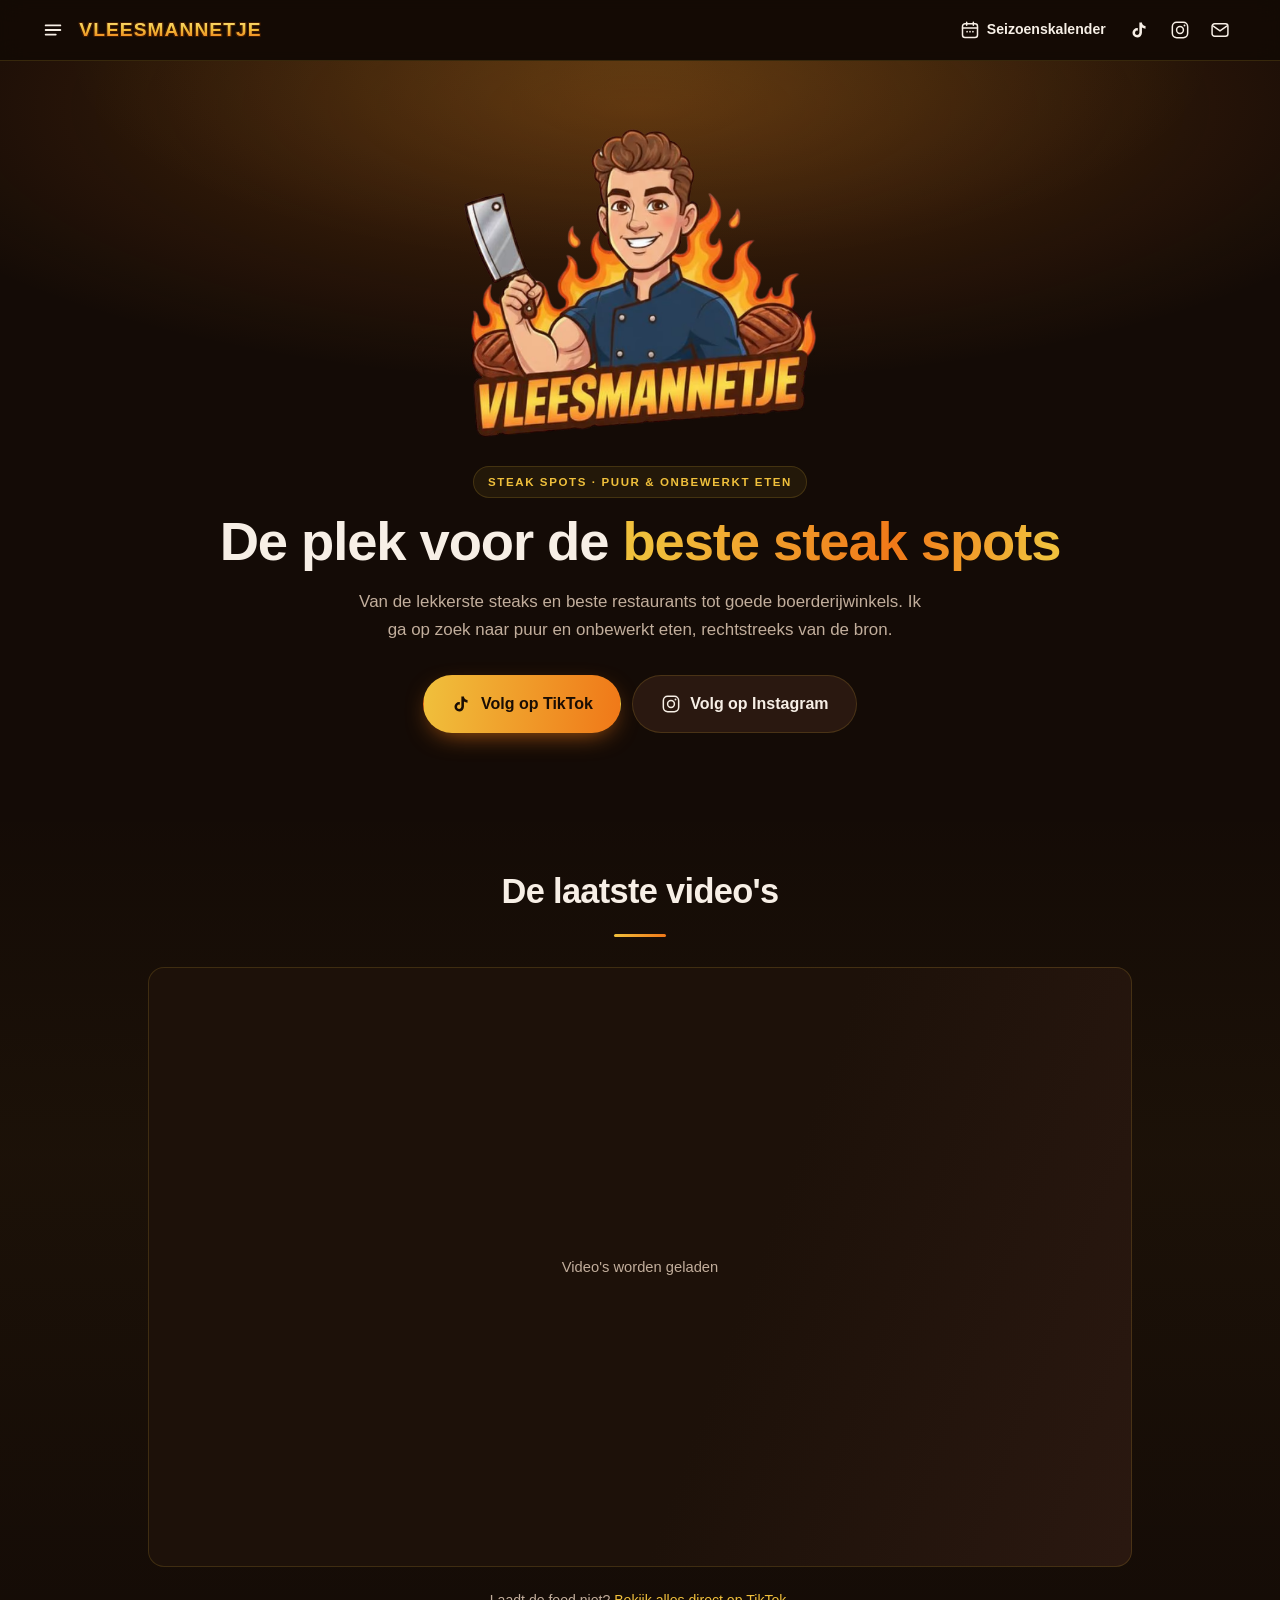
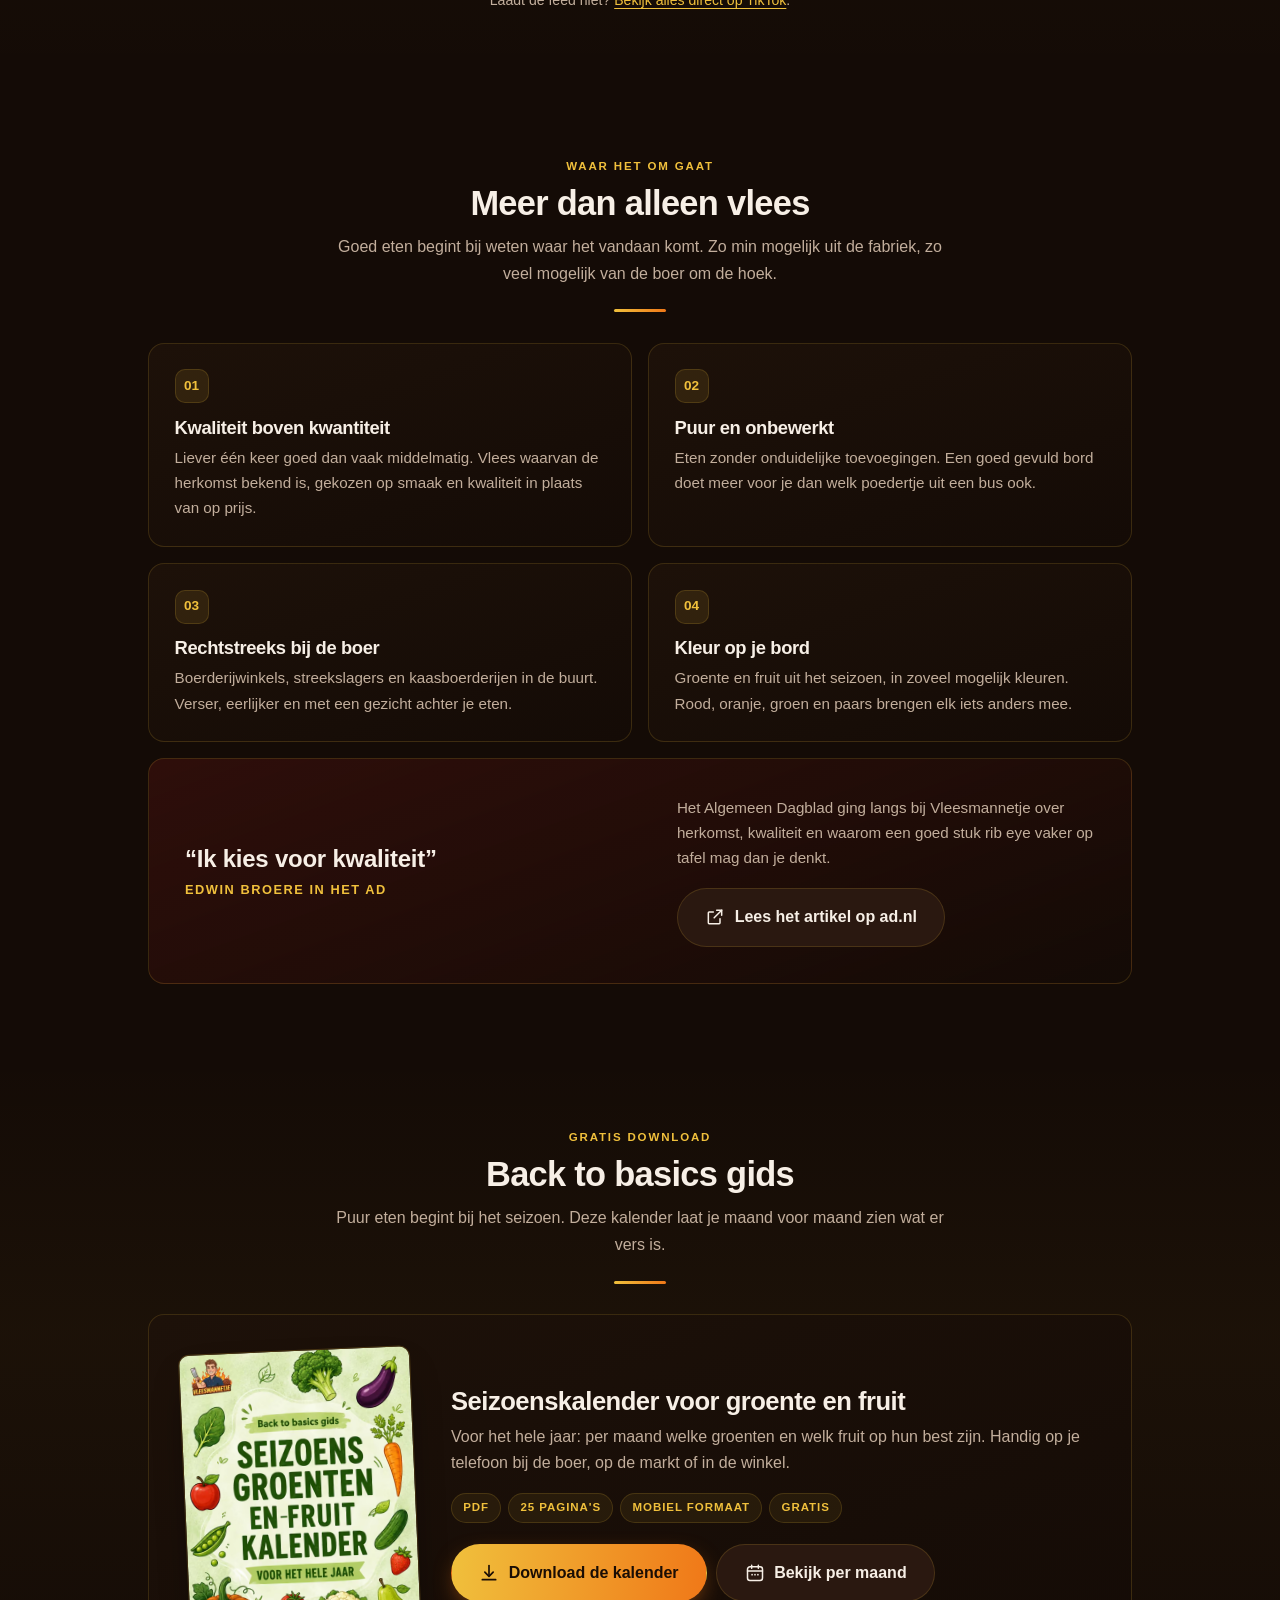
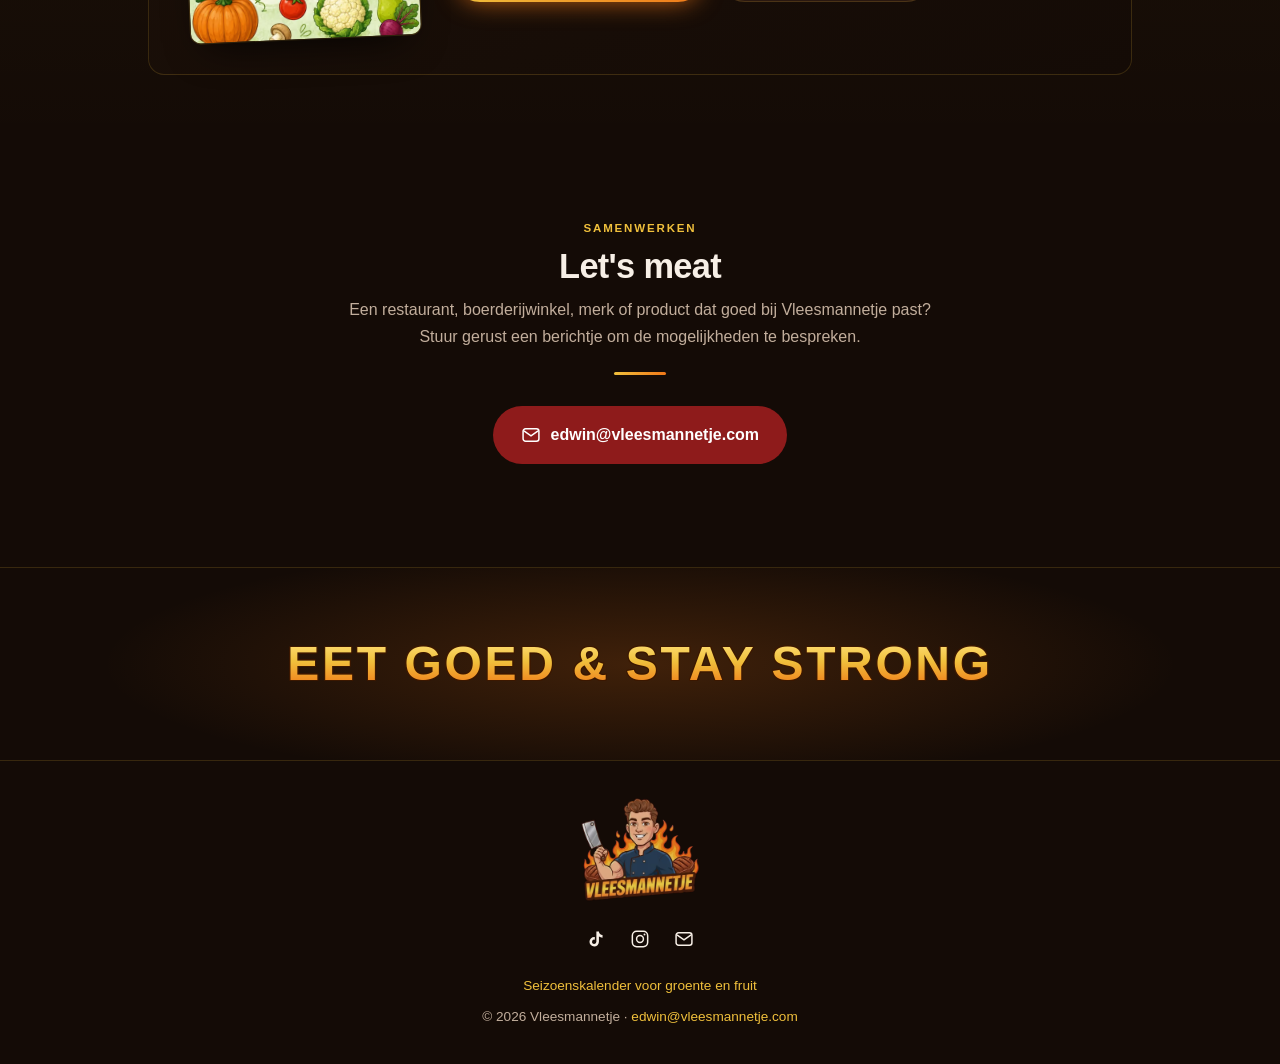
<file: index.html>
<!doctype html>
<html lang="nl">
<head>
<meta charset="utf-8">
<meta name="viewport" content="width=device-width, initial-scale=1">
<title>Vleesmannetje | De beste steak spots</title>
<meta name="description" content="Vleesmannetje: van de lekkerste steaks en beste restaurants tot goede boerderijwinkels. Op zoek naar puur en onbewerkt eten, rechtstreeks van de bron.">
<link rel="canonical" href="https://vleesmannetje.com/">
<meta name="theme-color" content="#140B06">
<meta name="color-scheme" content="dark">

<link rel="icon" href="/favicon.ico" sizes="any">
<link rel="icon" href="/assets/img/favicon-32.png" type="image/png" sizes="32x32">
<link rel="apple-touch-icon" href="/assets/img/apple-touch-icon.png">

<meta property="og:type" content="website">
<meta property="og:site_name" content="Vleesmannetje">
<meta property="og:locale" content="nl_NL">
<meta property="og:url" content="https://vleesmannetje.com/">
<meta property="og:title" content="Vleesmannetje | De beste steak spots">
<meta property="og:description" content="Van de lekkerste steaks en beste restaurants tot goede boerderijwinkels. Puur en onbewerkt eten, rechtstreeks van de bron.">
<meta property="og:image" content="https://vleesmannetje.com/assets/img/og.jpg">
<meta property="og:image:width" content="1200">
<meta property="og:image:height" content="630">
<meta property="og:image:alt" content="Vleesmannetje logo">
<meta name="twitter:card" content="summary_large_image">
<meta name="twitter:title" content="Vleesmannetje | De beste steak spots">
<meta name="twitter:description" content="Van de lekkerste steaks en beste restaurants tot goede boerderijwinkels. Puur en onbewerkt eten, rechtstreeks van de bron.">
<meta name="twitter:image" content="https://vleesmannetje.com/assets/img/og.jpg">

<link rel="preload" as="image" href="/assets/img/logo-600.avif" type="image/avif" fetchpriority="high" imagesrcset="/assets/img/logo-300.avif 300w, /assets/img/logo-600.avif 600w" imagesizes="(min-width:768px) 360px, 76vw">
<link rel="dns-prefetch" href="https://www.tiktok.com">

<style>
:root{
  --ink:#140b06; --ink-2:#1d1109; --ink-3:#2a1810;
  --line:rgba(240,192,60,.16);
  --flame:#f07818; --gold:#f0c03c; --gold-hi:#ffe07a;
  --wine:#8e1b1b; --wine-hi:#a82626;
  --cream:#f7efe6; --muted:#c2ae9c; --outline:#3c1800;
  --wrap:64rem; --wrap-breed:100rem; --r:16px;
}
*,*::before,*::after{box-sizing:border-box}
html{-webkit-text-size-adjust:100%;scroll-behavior:smooth}
@media (prefers-reduced-motion:reduce){html{scroll-behavior:auto}
  *,*::before,*::after{animation-duration:.01ms!important;animation-iteration-count:1!important;transition-duration:.01ms!important}}
body{
  margin:0;background:var(--ink);color:var(--cream);
  font:400 1rem/1.65 -apple-system,BlinkMacSystemFont,"Segoe UI",Roboto,Helvetica,Arial,sans-serif;
  -webkit-font-smoothing:antialiased;overflow-x:hidden;
}
img{max-width:100%;height:auto;display:block}
a{color:inherit;text-decoration:none}
h1,h2,h3{margin:0;line-height:1.1;letter-spacing:-.02em;font-weight:800}
p{margin:0}
:focus-visible{outline:2px solid var(--gold);outline-offset:3px;border-radius:4px}
.wrap{width:100%;max-width:var(--wrap);margin:0 auto;padding:0 1.25rem}
.wrap--breed{max-width:var(--wrap-breed)}
.skip{position:absolute;left:-999px;top:0;z-index:99;background:var(--gold);color:var(--ink);padding:.6rem 1rem;font-weight:700}
.skip:focus{left:.5rem;top:.5rem}

/* wordmark in de stijl van het logo: gouden verloop met donkere contour */
.wordmark{
  font-weight:900;text-transform:uppercase;letter-spacing:.055em;line-height:1;
  background:linear-gradient(180deg,var(--gold-hi) 0%,var(--gold) 44%,var(--flame) 100%);
  -webkit-background-clip:text;background-clip:text;color:transparent;
  filter:
    drop-shadow(0 1px 0 var(--outline)) drop-shadow(0 -1px 0 var(--outline))
    drop-shadow(1px 0 0 var(--outline)) drop-shadow(-1px 0 0 var(--outline));
}

/* ---------- header ---------- */
.hdr{
  position:sticky;top:0;z-index:20;
  background:rgba(20,11,6,.82);backdrop-filter:saturate(140%) blur(12px);
  -webkit-backdrop-filter:saturate(140%) blur(12px);
  border-bottom:1px solid var(--line);
}
.hdr .wrap{display:flex;align-items:center;justify-content:space-between;gap:.75rem;min-height:60px}
.hdr__logo{font-size:1.05rem;white-space:nowrap;min-width:0}
.hdr__nav{display:flex;align-items:center;gap:.15rem;flex:none}
.ico,.navlink{
  display:grid;place-items:center;width:38px;height:38px;border-radius:11px;
  color:var(--cream);border:1px solid transparent;transition:color .18s,background .18s,border-color .18s,transform .18s;
}
.ico:hover,.ico:focus-visible,.navlink:hover,.navlink:focus-visible{color:var(--gold);background:var(--ink-3);border-color:var(--line)}
.ico:hover,.ico:focus-visible{transform:translateY(-1px)}
.ico svg,.navlink svg{width:20px;height:20px}
.navlink span{position:absolute;width:1px;height:1px;overflow:hidden;clip:rect(0 0 0 0);white-space:nowrap}

/* ---------- uitschuifmenu ---------- */
.hdr__start{display:flex;align-items:center;gap:.4rem;min-width:0}
.menuknop,.lade__sluit{
  display:grid;place-items:center;flex:none;width:40px;height:40px;border-radius:11px;
  color:var(--cream);border:1px solid transparent;transition:color .18s,background .18s,border-color .18s;
}
.menuknop{margin-left:-.5rem}
.menuknop:hover,.menuknop:focus-visible,.lade__sluit:hover,.lade__sluit:focus-visible{color:var(--gold);background:var(--ink-3);border-color:var(--line)}
.menuknop svg,.lade__sluit svg{width:22px;height:22px}
.lade{position:fixed;inset:0;z-index:40;visibility:hidden;transition:visibility 0s .3s}
.lade:target,.lade.is-open{visibility:visible;transition:none}
.lade__achter{position:absolute;inset:0;background:rgba(8,4,2,.62);opacity:0;transition:opacity .3s}
.lade:target .lade__achter,.lade.is-open .lade__achter{opacity:1}
.lade__paneel{
  position:relative;display:flex;flex-direction:column;width:min(21rem,86vw);height:100%;overflow-y:auto;
  padding:.6rem 1rem 1.5rem;background:var(--ink-2);border-right:1px solid var(--line);
  box-shadow:24px 0 60px -30px rgba(0,0,0,.95);transform:translateX(-102%);transition:transform .3s cubic-bezier(.2,.8,.2,1);
}
.lade:target .lade__paneel,.lade.is-open .lade__paneel{transform:none}
.lade__kop{display:flex;align-items:center;justify-content:space-between;gap:.75rem;min-height:48px;margin-bottom:.9rem;padding-left:.75rem}
.lade__merk{font-size:1rem}
.lade__groep{margin:1.3rem 0 .35rem;padding:0 .75rem;color:var(--gold);font-size:.72rem;font-weight:700;letter-spacing:.16em;text-transform:uppercase}
.lade__lijst{list-style:none;margin:0;padding:0;display:grid;gap:.15rem}
.lade__lijst a{
  display:flex;align-items:center;gap:.8rem;padding:.72rem .75rem;border-radius:12px;font-weight:700;font-size:1.02rem;line-height:1.25;
  border:1px solid transparent;transition:background .18s,border-color .18s,color .18s;
}
.lade__lijst a:hover,.lade__lijst a:focus-visible{background:var(--ink-3);border-color:var(--line);color:var(--gold)}
.lade__lijst a[aria-current]{background:rgba(240,192,60,.07);border-color:var(--line)}
.lade__lijst svg{width:20px;height:20px;flex:none;color:var(--gold)}
.lade__lijst small{display:block;margin-top:.15rem;color:var(--muted);font-size:.8rem;font-weight:500}
.lade__sociaal{display:flex;gap:.35rem;margin-top:auto;padding:1.25rem .4rem 0;border-top:1px solid var(--line)}
html.lade-open{overflow:hidden}
/* smalle schermen: kalender en mail staan in het menu, zo past het woordmerk naast de menuknop */
@media (max-width:29.99rem){.hdr__nav .navlink,.hdr__mail{display:none}}
@media (max-width:22.5rem){.hdr__logo{font-size:.94rem}}

/* ---------- hero ---------- */
.hero{position:relative;padding:2.75rem 0 3rem;text-align:center;overflow:hidden}
.hero::before{
  content:"";position:absolute;inset:-25% -30% auto;height:120%;pointer-events:none;
  background:
    radial-gradient(58% 46% at 50% 26%,rgba(240,120,24,.26),transparent 68%),
    radial-gradient(40% 34% at 50% 20%,rgba(240,192,60,.16),transparent 70%);
}
.hero .wrap{position:relative}
.hero__logo{margin:0 auto;width:min(76vw,300px)}
.eyebrow{
  display:inline-block;margin:1.6rem 0 .9rem;padding:.34rem .85rem;border-radius:999px;
  border:1px solid var(--line);background:rgba(240,192,60,.07);
  color:var(--gold);font-size:.72rem;font-weight:700;letter-spacing:.14em;text-transform:uppercase;
}
h1{font-size:clamp(1.95rem,7.4vw,3.4rem)}
h1 .flame{
  background:linear-gradient(100deg,var(--gold) 8%,var(--flame) 62%,var(--gold) 96%);
  -webkit-background-clip:text;background-clip:text;color:transparent;
}
.lede{margin:1rem auto 0;max-width:36rem;color:var(--muted);font-size:1.06rem}

/* ---------- knoppen ---------- */
.cta{display:flex;flex-direction:column;gap:.7rem;margin:1.9rem auto 0;max-width:23rem}
.btn{
  display:flex;align-items:center;justify-content:center;gap:.6rem;
  padding:.95rem 1.4rem;border-radius:999px;font-weight:700;font-size:1rem;
  border:1px solid transparent;transition:transform .18s,box-shadow .18s,background .18s,border-color .18s;
}
.btn svg{width:20px;height:20px;flex:none}
.btn:hover,.btn:focus-visible{transform:translateY(-2px)}
.btn--tt{
  background:linear-gradient(96deg,var(--gold),var(--flame));color:#1a0d04;
  box-shadow:0 8px 26px -10px rgba(240,120,24,.85);
}
.btn--tt:hover,.btn--tt:focus-visible{box-shadow:0 12px 32px -10px rgba(240,120,24,1)}
.btn--ig{background:var(--ink-3);color:var(--cream);border-color:var(--line)}
.btn--ig:hover,.btn--ig:focus-visible{border-color:var(--gold);color:var(--gold)}
.btn--wine{background:var(--wine);color:#fff}
.btn--wine:hover,.btn--wine:focus-visible{background:var(--wine-hi)}

/* ---------- secties ---------- */
section[id]{scroll-margin-top:72px}
.sect{padding:3.25rem 0}
.sect--alt{background:linear-gradient(180deg,transparent,rgba(240,192,60,.035) 40%,transparent)}
.sect__head{text-align:center;max-width:38rem;margin:0 auto 1.9rem}
.kicker{
  display:block;color:var(--gold);font-size:.72rem;font-weight:700;
  letter-spacing:.16em;text-transform:uppercase;margin-bottom:.6rem;
}
h2{font-size:clamp(1.5rem,4.6vw,2.15rem)}
.sect__head p{margin-top:.7rem;color:var(--muted)}
.rule{width:52px;height:3px;margin:1.4rem auto 0;border-radius:3px;background:linear-gradient(90deg,var(--gold),var(--flame))}

/* ---------- tiktok feed ---------- */
.feed{position:relative;display:flex;justify-content:center;align-items:flex-start}
.feed:not(.is-ready){min-height:430px}
.feed.is-ready{min-height:0}
.feed blockquote{margin:0!important;width:100%;max-width:780px}
.feed__skel{
  position:absolute;inset:0;display:grid;place-items:center;
  border-radius:var(--r);border:1px solid var(--line);
  background:linear-gradient(110deg,var(--ink-2) 30%,var(--ink-3) 50%,var(--ink-2) 70%);
  background-size:220% 100%;animation:sheen 2.1s linear infinite;
  color:var(--muted);font-size:.92rem;text-align:center;padding:1.5rem;
}
@keyframes sheen{from{background-position:180% 0}to{background-position:-80% 0}}
.feed.is-ready .feed__skel{display:none}
.feed__note{margin-top:1.4rem;text-align:center;color:var(--muted);font-size:.88rem}
.feed__note a{color:var(--gold);text-decoration:underline;text-underline-offset:3px}

/* ---------- kaarten ---------- */
.cards{display:grid;gap:1rem}
.card{
  border:1px solid var(--line);border-radius:var(--r);padding:1.6rem;
  background:linear-gradient(160deg,var(--ink-2),var(--ink));
  transition:border-color .2s,transform .2s;
}
.card:hover{border-color:rgba(240,192,60,.4);transform:translateY(-3px)}
.card h3{font-size:1.15rem;margin-bottom:.45rem}
.card p{color:var(--muted);font-size:.95rem}
.card .btn{margin-top:1.2rem}
.card__nr{
  display:grid;place-items:center;width:34px;height:34px;border-radius:10px;margin-bottom:.9rem;
  background:rgba(240,192,60,.1);border:1px solid var(--line);
  color:var(--gold);font-weight:800;font-size:.85rem;
}

/* ---------- pers ---------- */
.pers{
  margin-top:1rem;border:1px solid var(--line);border-radius:var(--r);
  padding:1.6rem;background:linear-gradient(160deg,rgba(142,27,27,.22),var(--ink));
  display:grid;gap:1.1rem;align-items:center;
}
.pers blockquote{
  margin:0;font-size:clamp(1.15rem,3.6vw,1.5rem);font-weight:800;line-height:1.25;
  letter-spacing:-.01em;color:var(--cream);
}
.pers .q::before{content:"\201C"}
.pers .q::after{content:"\201D"}
.pers cite{display:block;margin-top:.55rem;font-style:normal;color:var(--gold);font-size:.8rem;
  font-weight:700;letter-spacing:.12em;text-transform:uppercase}
.pers p{color:var(--muted);font-size:.95rem}
.pers .btn{margin-top:1.1rem;display:inline-flex}

/* ---------- gids ---------- */
.gids{
  display:grid;gap:1.5rem;align-items:center;
  border:1px solid var(--line);border-radius:var(--r);padding:1.5rem;
  background:linear-gradient(160deg,var(--ink-2),var(--ink));
}
.gids__cover{
  justify-self:center;width:min(62vw,220px);border-radius:10px;
  box-shadow:0 18px 40px -18px rgba(0,0,0,.9),0 0 0 1px rgba(240,192,60,.22);
  transform:rotate(-2.5deg);transition:transform .25s;
}
.gids:hover .gids__cover{transform:rotate(0) translateY(-3px)}
.gids h3{font-size:clamp(1.25rem,4vw,1.6rem);margin-bottom:.55rem}
.gids p{color:var(--muted)}
.gids__meta{display:flex;flex-wrap:wrap;gap:.45rem;margin:1rem 0 0;list-style:none;padding:0}
.gids__meta li{
  padding:.28rem .7rem;border-radius:999px;border:1px solid var(--line);
  background:rgba(240,192,60,.07);color:var(--gold);font-size:.72rem;font-weight:700;
  letter-spacing:.08em;text-transform:uppercase;
}
.gids .btn{margin-top:1.3rem;display:inline-flex}
.gids__knoppen{display:flex;flex-wrap:wrap;gap:.6rem;margin-top:1.3rem}
.gids__knoppen .btn{margin-top:0}

/* ---------- afsluiter ---------- */
.signoff{
  position:relative;text-align:center;padding:3.5rem 0;overflow:hidden;
  border-top:1px solid var(--line);border-bottom:1px solid var(--line);
}
.signoff::before{
  content:"";position:absolute;inset:0;pointer-events:none;
  background:radial-gradient(60% 90% at 50% 50%,rgba(240,120,24,.2),transparent 70%);
}
.signoff p{position:relative;font-size:clamp(1.45rem,6.4vw,3rem)}
.signoff .wrap{position:relative}

/* ---------- footer ---------- */
.ftr{padding:2.25rem 0;text-align:center;color:var(--muted);font-size:.85rem}
.ftr__logo{width:120px;margin:0 auto 1.1rem;opacity:.9}
.ftr__nav{display:flex;justify-content:center;gap:.35rem;margin-bottom:1.1rem}
.ftr a.txt{color:var(--gold)}
.ftr__links{margin-bottom:.5rem}

@media (min-width:40rem){
  .navlink{display:flex;gap:.45rem;width:auto;padding:0 .7rem;font-size:.88rem;font-weight:700}
  .navlink span{position:static;width:auto;height:auto;overflow:visible;clip:auto}
}

@media (min-width:48rem){
  .hdr__logo{font-size:1.2rem}
  .wrap--breed{padding:0 clamp(1.5rem,3.2vw,3rem)}
  .hero{padding:4rem 0 4.25rem}
  .hero__logo{width:360px}
  .cta{flex-direction:row;justify-content:center;max-width:none}
  .btn{padding:.95rem 1.7rem}
  .sect{padding:4.5rem 0}
  .cards{grid-template-columns:1fr 1fr}
  .feed:not(.is-ready){min-height:600px}
  .pers{grid-template-columns:1.1fr 1fr;gap:2rem;padding:2.25rem}
  .gids{grid-template-columns:230px 1fr;gap:2.25rem;padding:2.25rem}
  .gids__cover{width:230px}
  .signoff{padding:4.5rem 0}
}
</style>
</head>
<body>
<a class="skip" href="#main">Naar de inhoud</a>

<header class="hdr">
  <div class="wrap wrap--breed">
    <div class="hdr__start">
      <a class="menuknop" href="#menu" aria-controls="menu" aria-label="Menu openen">
        <svg viewBox="0 0 24 24" fill="none" stroke="currentColor" stroke-width="2" stroke-linecap="round" aria-hidden="true"><path d="M4 7h16M4 12h16M4 17h11"/></svg>
      </a>
      <a class="hdr__logo wordmark" href="/">Vleesmannetje</a>
    </div>
    <nav class="hdr__nav" aria-label="Snelmenu">
      <a class="navlink" href="/seizoenskalender/">
        <svg viewBox="0 0 24 24" fill="none" stroke="currentColor" stroke-width="1.8" stroke-linecap="round" aria-hidden="true"><rect x="3" y="4.5" width="18" height="16.5" rx="3"/><path d="M3 9.5h18M8 2.8v3.4M16 2.8v3.4"/><circle cx="8.5" cy="14" r="1" fill="currentColor" stroke="none"/><circle cx="12" cy="14" r="1" fill="currentColor" stroke="none"/><circle cx="15.5" cy="14" r="1" fill="currentColor" stroke="none"/></svg><span>Seizoenskalender</span>
      </a>
      <a class="ico" href="https://www.tiktok.com/@vleesmannetje" target="_blank" rel="me noopener" aria-label="Vleesmannetje op TikTok">
        <svg viewBox="0 0 24 24" fill="currentColor" aria-hidden="true"><path d="M16.6 5.82A4.28 4.28 0 0 1 15.54 3h-3.09v12.4a2.59 2.59 0 0 1-2.59 2.5 2.59 2.59 0 1 1 .72-5.08v-3.13a5.7 5.7 0 0 0-.72-.05A5.69 5.69 0 1 0 15.54 15.4V9.01a7.35 7.35 0 0 0 4.3 1.38V7.3a4.29 4.29 0 0 1-3.24-1.48Z"/></svg>
      </a>
      <a class="ico" href="https://www.instagram.com/vleesmannetje/" target="_blank" rel="me noopener" aria-label="Vleesmannetje op Instagram">
        <svg viewBox="0 0 24 24" fill="none" stroke="currentColor" stroke-width="1.8" aria-hidden="true"><rect x="2.8" y="2.8" width="18.4" height="18.4" rx="5.2"/><circle cx="12" cy="12" r="4.1"/><circle cx="17.4" cy="6.6" r="1.15" fill="currentColor" stroke="none"/></svg>
      </a>
      <a class="ico hdr__mail" href="mailto:edwin@vleesmannetje.com" aria-label="Mail Vleesmannetje">
        <svg viewBox="0 0 24 24" fill="none" stroke="currentColor" stroke-width="1.8" aria-hidden="true"><rect x="2.5" y="4.5" width="19" height="15" rx="3"/><path d="m3.5 7 8.5 6 8.5-6"/></svg>
      </a>
    </nav>
  </div>
</header>

<div class="lade" id="menu">
  <a class="lade__achter" href="#" tabindex="-1" aria-hidden="true" data-sluit></a>
  <div class="lade__paneel" role="dialog" aria-modal="true" aria-label="Menu">
    <div class="lade__kop">
      <span class="lade__merk wordmark">Vleesmannetje</span>
      <a class="lade__sluit" href="#" aria-label="Menu sluiten" data-sluit><svg viewBox="0 0 24 24" fill="none" stroke="currentColor" stroke-width="2" stroke-linecap="round" aria-hidden="true"><path d="M6 6l12 12M18 6 6 18"/></svg></a>
    </div>
    <nav aria-label="Hoofdmenu">
      <ul class="lade__lijst" role="list">
        <li><a href="/" aria-current="page"><svg viewBox="0 0 24 24" fill="none" stroke="currentColor" stroke-width="1.8" stroke-linecap="round" stroke-linejoin="round" aria-hidden="true"><path d="M4 10.5 12 4l8 6.5V19a1 1 0 0 1-1 1h-4.5v-5.5h-5V20H5a1 1 0 0 1-1-1z"/></svg>Home</a></li>
        <li><a href="/#verhaal"><svg viewBox="0 0 24 24" fill="none" stroke="currentColor" stroke-width="1.8" stroke-linecap="round" aria-hidden="true"><circle cx="12" cy="8.2" r="3.7"/><path d="M4.8 20c.9-3.6 3.7-5.6 7.2-5.6s6.3 2 7.2 5.6"/></svg>Over mij</a></li>
      </ul>
      <p class="lade__groep">Inspiratie</p>
      <ul class="lade__lijst" role="list">
        <li><a href="/seizoenskalender/"><svg viewBox="0 0 24 24" fill="none" stroke="currentColor" stroke-width="1.8" stroke-linecap="round" stroke-linejoin="round" aria-hidden="true"><path d="M5 19c0-8.5 5.5-14 15-14 0 9.5-5.5 15-14 15"/><path d="M5 19 13 11"/></svg><span>Seizoensgroenten<small>Groente en fruit per maand</small></span></a></li>
      </ul>
      <p class="lade__groep">Contact</p>
      <ul class="lade__lijst" role="list">
        <li><a href="/#contact"><svg viewBox="0 0 24 24" fill="none" stroke="currentColor" stroke-width="1.8" aria-hidden="true"><rect x="2.5" y="4.5" width="19" height="15" rx="3"/><path d="m3.5 7 8.5 6 8.5-6"/></svg>Samenwerken</a></li>
      </ul>
    </nav>
    <div class="lade__sociaal">
      <a class="ico" href="https://www.tiktok.com/@vleesmannetje" target="_blank" rel="me noopener" aria-label="Vleesmannetje op TikTok"><svg viewBox="0 0 24 24" fill="currentColor" aria-hidden="true"><path d="M16.6 5.82A4.28 4.28 0 0 1 15.54 3h-3.09v12.4a2.59 2.59 0 0 1-2.59 2.5 2.59 2.59 0 1 1 .72-5.08v-3.13a5.7 5.7 0 0 0-.72-.05A5.69 5.69 0 1 0 15.54 15.4V9.01a7.35 7.35 0 0 0 4.3 1.38V7.3a4.29 4.29 0 0 1-3.24-1.48Z"/></svg></a>
      <a class="ico" href="https://www.instagram.com/vleesmannetje/" target="_blank" rel="me noopener" aria-label="Vleesmannetje op Instagram"><svg viewBox="0 0 24 24" fill="none" stroke="currentColor" stroke-width="1.8" aria-hidden="true"><rect x="2.8" y="2.8" width="18.4" height="18.4" rx="5.2"/><circle cx="12" cy="12" r="4.1"/><circle cx="17.4" cy="6.6" r="1.15" fill="currentColor" stroke="none"/></svg></a>
      <a class="ico" href="mailto:edwin@vleesmannetje.com" aria-label="Mail Vleesmannetje"><svg viewBox="0 0 24 24" fill="none" stroke="currentColor" stroke-width="1.8" aria-hidden="true"><rect x="2.5" y="4.5" width="19" height="15" rx="3"/><path d="m3.5 7 8.5 6 8.5-6"/></svg></a>
    </div>
  </div>
</div>

<main id="main">

  <section class="hero">
    <div class="wrap">
      <picture>
        <source type="image/avif" sizes="(min-width:768px) 360px, 76vw"
                srcset="/assets/img/logo-300.avif 300w, /assets/img/logo-600.avif 600w">
        <source type="image/webp" sizes="(min-width:768px) 360px, 76vw"
                srcset="/assets/img/logo-300.webp 300w, /assets/img/logo-600.webp 600w">
        <img class="hero__logo" src="/assets/img/logo-600.webp" width="600" height="526"
             alt="Vleesmannetje" fetchpriority="high" decoding="async">
      </picture>
      <span class="eyebrow">Steak spots &middot; puur &amp; onbewerkt eten</span>
      <h1>De plek voor de <span class="flame">beste steak spots</span></h1>
      <p class="lede">Van de lekkerste steaks en beste restaurants tot goede boerderijwinkels. Ik ga op zoek naar puur en onbewerkt eten, rechtstreeks van de bron.</p>
      <div class="cta">
        <a class="btn btn--tt" href="https://www.tiktok.com/@vleesmannetje" target="_blank" rel="me noopener">
          <svg viewBox="0 0 24 24" fill="currentColor" aria-hidden="true"><path d="M16.6 5.82A4.28 4.28 0 0 1 15.54 3h-3.09v12.4a2.59 2.59 0 0 1-2.59 2.5 2.59 2.59 0 1 1 .72-5.08v-3.13a5.7 5.7 0 0 0-.72-.05A5.69 5.69 0 1 0 15.54 15.4V9.01a7.35 7.35 0 0 0 4.3 1.38V7.3a4.29 4.29 0 0 1-3.24-1.48Z"/></svg>
          Volg op TikTok
        </a>
        <a class="btn btn--ig" href="https://www.instagram.com/vleesmannetje/" target="_blank" rel="me noopener">
          <svg viewBox="0 0 24 24" fill="none" stroke="currentColor" stroke-width="1.8" aria-hidden="true"><rect x="2.8" y="2.8" width="18.4" height="18.4" rx="5.2"/><circle cx="12" cy="12" r="4.1"/><circle cx="17.4" cy="6.6" r="1.15" fill="currentColor" stroke="none"/></svg>
          Volg op Instagram
        </a>
      </div>
    </div>
  </section>

  <section class="sect sect--alt" id="tiktok">
    <div class="wrap">
      <div class="sect__head">
        <h2>De laatste video's</h2>
        <div class="rule"></div>
      </div>
      <div class="feed" id="feed">
        <div class="feed__skel" aria-hidden="true">Video's worden geladen</div>
        <blockquote class="tiktok-embed" cite="https://www.tiktok.com/@vleesmannetje"
                    data-unique-id="vleesmannetje" data-embed-type="creator"
                    style="max-width:780px;min-width:288px">
          <section><a href="https://www.tiktok.com/@vleesmannetje?refer=creator_embed" target="_blank" rel="noopener">@vleesmannetje</a></section>
        </blockquote>
      </div>
      <p class="feed__note">Laadt de feed niet? <a href="https://www.tiktok.com/@vleesmannetje" target="_blank" rel="noopener">Bekijk alles direct op TikTok</a>.</p>
    </div>
  </section>

  <section class="sect" id="verhaal">
    <div class="wrap">
      <div class="sect__head">
        <span class="kicker">Waar het om gaat</span>
        <h2>Meer dan alleen vlees</h2>
        <p>Goed eten begint bij weten waar het vandaan komt. Zo min mogelijk uit de fabriek, zo veel mogelijk van de boer om de hoek.</p>
        <div class="rule"></div>
      </div>
      <div class="cards">
        <article class="card">
          <div class="card__nr">01</div>
          <h3>Kwaliteit boven kwantiteit</h3>
          <p>Liever één keer goed dan vaak middelmatig. Vlees waarvan de herkomst bekend is, gekozen op smaak en kwaliteit in plaats van op prijs.</p>
        </article>
        <article class="card">
          <div class="card__nr">02</div>
          <h3>Puur en onbewerkt</h3>
          <p>Eten zonder onduidelijke toevoegingen. Een goed gevuld bord doet meer voor je dan welk poedertje uit een bus ook.</p>
        </article>
        <article class="card">
          <div class="card__nr">03</div>
          <h3>Rechtstreeks bij de boer</h3>
          <p>Boerderijwinkels, streekslagers en kaasboerderijen in de buurt. Verser, eerlijker en met een gezicht achter je eten.</p>
        </article>
        <article class="card">
          <div class="card__nr">04</div>
          <h3>Kleur op je bord</h3>
          <p>Groente en fruit uit het seizoen, in zoveel mogelijk kleuren. Rood, oranje, groen en paars brengen elk iets anders mee.</p>
        </article>
      </div>

      <div class="pers">
        <div>
          <blockquote><span class="q">Ik kies voor kwaliteit</span><cite>Edwin Broere in het AD</cite></blockquote>
        </div>
        <div>
          <p>Het Algemeen Dagblad ging langs bij Vleesmannetje over herkomst, kwaliteit en waarom een goed stuk rib eye vaker op tafel mag dan je denkt.</p>
          <a class="btn btn--ig" href="https://www.ad.nl/gorinchem/vleesmannetje-edwin-22-propageert-een-lekker-stuk-rib-eye-of-steak-mag-je-best-paar-keer-per-week-eten~ac9b2bad/" target="_blank" rel="noopener">
            <svg viewBox="0 0 24 24" fill="none" stroke="currentColor" stroke-width="1.8" stroke-linecap="round" aria-hidden="true"><path d="M14 4h6v6"/><path d="M20 4 11 13"/><path d="M18 14v5a1 1 0 0 1-1 1H5a1 1 0 0 1-1-1V7a1 1 0 0 1 1-1h5"/></svg>
            Lees het artikel op ad.nl
          </a>
        </div>
      </div>
    </div>
  </section>

  <section class="sect sect--alt" id="gids">
    <div class="wrap">
      <div class="sect__head">
        <span class="kicker">Gratis download</span>
        <h2>Back to basics gids</h2>
        <p>Puur eten begint bij het seizoen. Deze kalender laat je maand voor maand zien wat er vers is.</p>
        <div class="rule"></div>
      </div>
      <div class="gids">
        <picture>
          <source srcset="/assets/img/gids-cover.avif" type="image/avif">
          <img class="gids__cover" src="/assets/img/gids-cover.webp" width="520" height="650"
               alt="Cover van de seizoenskalender voor groente en fruit" loading="lazy" decoding="async">
        </picture>
        <div>
          <h3>Seizoenskalender voor groente en fruit</h3>
          <p>Voor het hele jaar: per maand welke groenten en welk fruit op hun best zijn. Handig op je telefoon bij de boer, op de markt of in de winkel.</p>
          <ul class="gids__meta">
            <li>PDF</li><li>25 pagina's</li><li>Mobiel formaat</li><li>Gratis</li>
          </ul>
          <div class="gids__knoppen">
            <a class="btn btn--tt" href="/Seizoensgroente-Kalender-Vleesmannetje.pdf" download>
              <svg viewBox="0 0 24 24" fill="none" stroke="currentColor" stroke-width="2" stroke-linecap="round" stroke-linejoin="round" aria-hidden="true"><path d="M12 3v12"/><path d="m7 11 5 5 5-5"/><path d="M4 20h16"/></svg>
              Download de kalender
            </a>
            <a class="btn btn--ig" href="/seizoenskalender/">
              <svg viewBox="0 0 24 24" fill="none" stroke="currentColor" stroke-width="1.8" stroke-linecap="round" aria-hidden="true"><rect x="3" y="4.5" width="18" height="16.5" rx="3"/><path d="M3 9.5h18M8 2.8v3.4M16 2.8v3.4"/><circle cx="8.5" cy="14" r="1" fill="currentColor" stroke="none"/><circle cx="12" cy="14" r="1" fill="currentColor" stroke="none"/><circle cx="15.5" cy="14" r="1" fill="currentColor" stroke="none"/></svg>
              Bekijk per maand
            </a>
          </div>
        </div>
      </div>
    </div>
  </section>

  <section class="sect" id="contact">
    <div class="wrap">
      <div class="sect__head">
        <span class="kicker">Samenwerken</span>
        <h2>Let's meat</h2>
        <p>Een restaurant, boerderijwinkel, merk of product dat goed bij Vleesmannetje past? Stuur gerust een berichtje om de mogelijkheden te bespreken.</p>
        <div class="rule"></div>
        <div class="cta">
          <a class="btn btn--wine" href="mailto:edwin@vleesmannetje.com">
            <svg viewBox="0 0 24 24" fill="none" stroke="currentColor" stroke-width="1.8" aria-hidden="true"><rect x="2.5" y="4.5" width="19" height="15" rx="3"/><path d="m3.5 7 8.5 6 8.5-6"/></svg>
            edwin@vleesmannetje.com
          </a>
        </div>
      </div>
    </div>
  </section>

  <section class="signoff">
    <div class="wrap"><p class="wordmark">Eet goed &amp; stay strong</p></div>
  </section>

</main>

<footer class="ftr">
  <div class="wrap">
    <picture>
      <source srcset="/assets/img/logo-300.avif" type="image/avif">
      <img class="ftr__logo" src="/assets/img/logo-300.webp" width="300" height="263" alt="" loading="lazy">
    </picture>
    <nav class="ftr__nav" aria-label="Sociale media">
      <a class="ico" href="https://www.tiktok.com/@vleesmannetje" target="_blank" rel="me noopener" aria-label="TikTok">
        <svg viewBox="0 0 24 24" fill="currentColor" aria-hidden="true"><path d="M16.6 5.82A4.28 4.28 0 0 1 15.54 3h-3.09v12.4a2.59 2.59 0 0 1-2.59 2.5 2.59 2.59 0 1 1 .72-5.08v-3.13a5.7 5.7 0 0 0-.72-.05A5.69 5.69 0 1 0 15.54 15.4V9.01a7.35 7.35 0 0 0 4.3 1.38V7.3a4.29 4.29 0 0 1-3.24-1.48Z"/></svg></a>
      <a class="ico" href="https://www.instagram.com/vleesmannetje/" target="_blank" rel="me noopener" aria-label="Instagram">
        <svg viewBox="0 0 24 24" fill="none" stroke="currentColor" stroke-width="1.8" aria-hidden="true"><rect x="2.8" y="2.8" width="18.4" height="18.4" rx="5.2"/><circle cx="12" cy="12" r="4.1"/><circle cx="17.4" cy="6.6" r="1.15" fill="currentColor" stroke="none"/></svg></a>
      <a class="ico" href="mailto:edwin@vleesmannetje.com" aria-label="Mail">
        <svg viewBox="0 0 24 24" fill="none" stroke="currentColor" stroke-width="1.8" aria-hidden="true"><rect x="2.5" y="4.5" width="19" height="15" rx="3"/><path d="m3.5 7 8.5 6 8.5-6"/></svg></a>
    </nav>
    <p class="ftr__links"><a class="txt" href="/seizoenskalender/">Seizoenskalender voor groente en fruit</a></p>
    <p>&copy; <span id="jaar">2026</span> Vleesmannetje &middot; <a class="txt" href="mailto:edwin@vleesmannetje.com">edwin@vleesmannetje.com</a></p>
  </div>
</footer>

<script>
(function(){
  var y=document.getElementById('jaar');if(y)y.textContent=new Date().getFullYear();

  var feed=document.getElementById('feed');if(!feed)return;
  var done=false;
  function load(){
    if(done)return;done=true;
    var pc=document.createElement('link');
    pc.rel='preconnect';pc.href='https://www.tiktok.com';pc.crossOrigin='';
    document.head.appendChild(pc);
    var s=document.createElement('script');
    s.src='https://www.tiktok.com/embed.js';s.async=true;
    document.body.appendChild(s);
    if('MutationObserver' in window){
      var mo=new MutationObserver(function(){
        if(feed.querySelector('iframe')){feed.classList.add('is-ready');mo.disconnect();}
      });
      mo.observe(feed,{childList:true,subtree:true});
    }
    setTimeout(function(){feed.classList.add('is-ready');},9000);
  }
  if('IntersectionObserver' in window){
    var io=new IntersectionObserver(function(es){
      for(var i=0;i<es.length;i++){if(es[i].isIntersecting){load();io.disconnect();break;}}
    },{rootMargin:'200px'});
    io.observe(feed);
  }else{load();}
})();
</script>

<script>
(function(){
  var lade=document.getElementById('menu'),knop=document.querySelector('.menuknop');
  if(!lade||!knop)return;
  var html=document.documentElement;
  knop.setAttribute('role','button');knop.setAttribute('aria-expanded','false');
  function focusbaar(){return lade.querySelectorAll('.lade__paneel a[href]')}
  function open(){
    lade.classList.add('is-open');html.classList.add('lade-open');knop.setAttribute('aria-expanded','true');
    var l=lade.querySelector('.lade__lijst a');setTimeout(function(){if(l)l.focus()},60);
  }
  function dicht(terug){
    lade.classList.remove('is-open');html.classList.remove('lade-open');knop.setAttribute('aria-expanded','false');
    if(terug)knop.focus();
  }
  knop.addEventListener('click',function(e){e.preventDefault();lade.classList.contains('is-open')?dicht(true):open()});
  var s=lade.querySelectorAll('[data-sluit]');
  for(var i=0;i<s.length;i++)s[i].addEventListener('click',function(e){e.preventDefault();dicht(true)});
  var l=lade.querySelectorAll('.lade__lijst a');
  for(var j=0;j<l.length;j++)l[j].addEventListener('click',function(){dicht(false)});
  document.addEventListener('keydown',function(e){
    if(!lade.classList.contains('is-open'))return;
    if(e.key==='Escape'){dicht(true);return}
    if(e.key!=='Tab')return;
    var f=focusbaar(),eerste=f[0],laatste=f[f.length-1];
    if(e.shiftKey&&document.activeElement===eerste){e.preventDefault();laatste.focus()}
    else if(!e.shiftKey&&document.activeElement===laatste){e.preventDefault();eerste.focus()}
  });
})();
</script>

<script type="application/ld+json">
{"@context":"https://schema.org","@graph":[
{"@type":"WebSite","@id":"https://vleesmannetje.com/#website","url":"https://vleesmannetje.com/","name":"Vleesmannetje","inLanguage":"nl-NL","description":"Van de lekkerste steaks en beste restaurants tot goede boerderijwinkels. Puur en onbewerkt eten, rechtstreeks van de bron.","publisher":{"@id":"https://vleesmannetje.com/#person"}},
{"@type":"Person","@id":"https://vleesmannetje.com/#person","name":"Vleesmannetje","alternateName":"@vleesmannetje","description":"Contentmaker op zoek naar puur en onbewerkt eten: de lekkerste steaks, de beste restaurants en goede boerderijwinkels.","email":"edwin@vleesmannetje.com","url":"https://vleesmannetje.com/","image":"https://vleesmannetje.com/assets/img/og.jpg","sameAs":["https://www.tiktok.com/@vleesmannetje","https://www.instagram.com/vleesmannetje/"],"subjectOf":{"@type":"NewsArticle","headline":"Vleesmannetje Edwin propageert rib eye en biefstuk","url":"https://www.ad.nl/gorinchem/vleesmannetje-edwin-22-propageert-een-lekker-stuk-rib-eye-of-steak-mag-je-best-paar-keer-per-week-eten~ac9b2bad/","publisher":{"@type":"Organization","name":"Algemeen Dagblad"}}}
]}
</script>
</body>
</html>
</file>
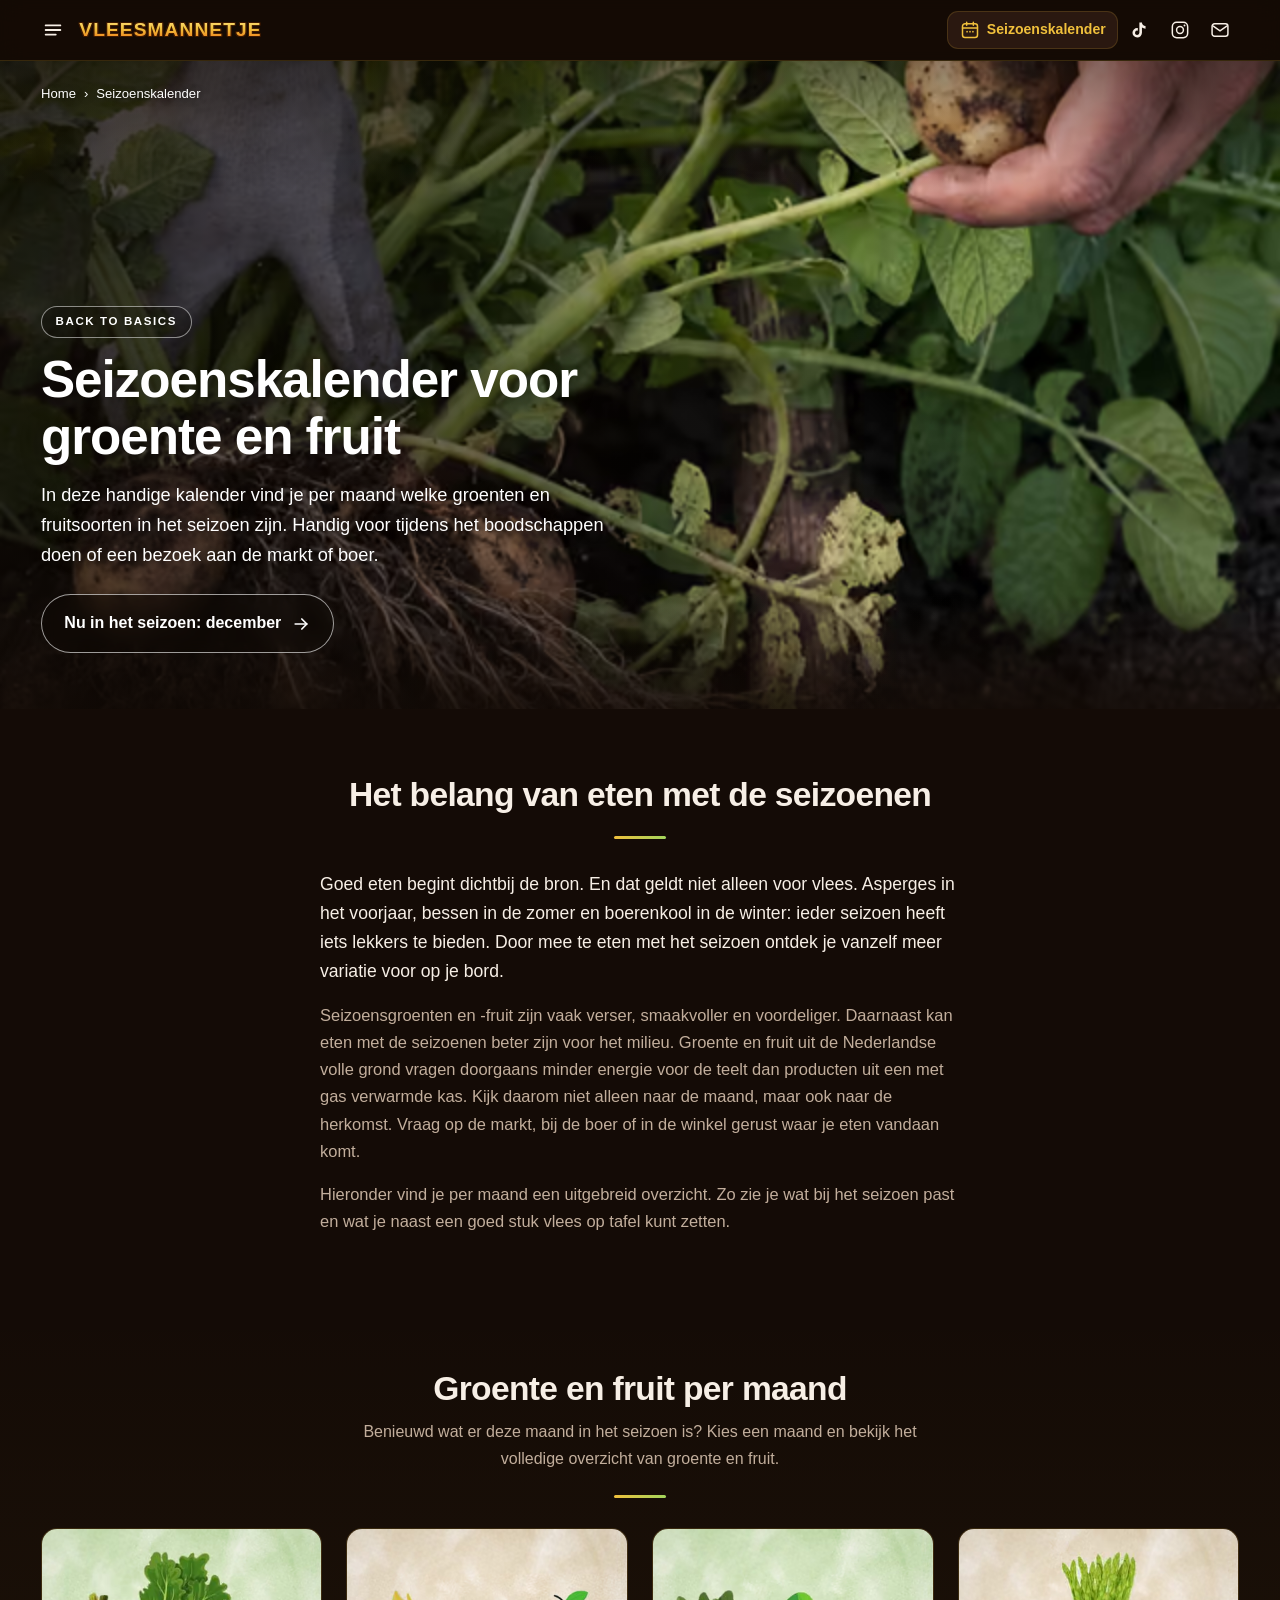
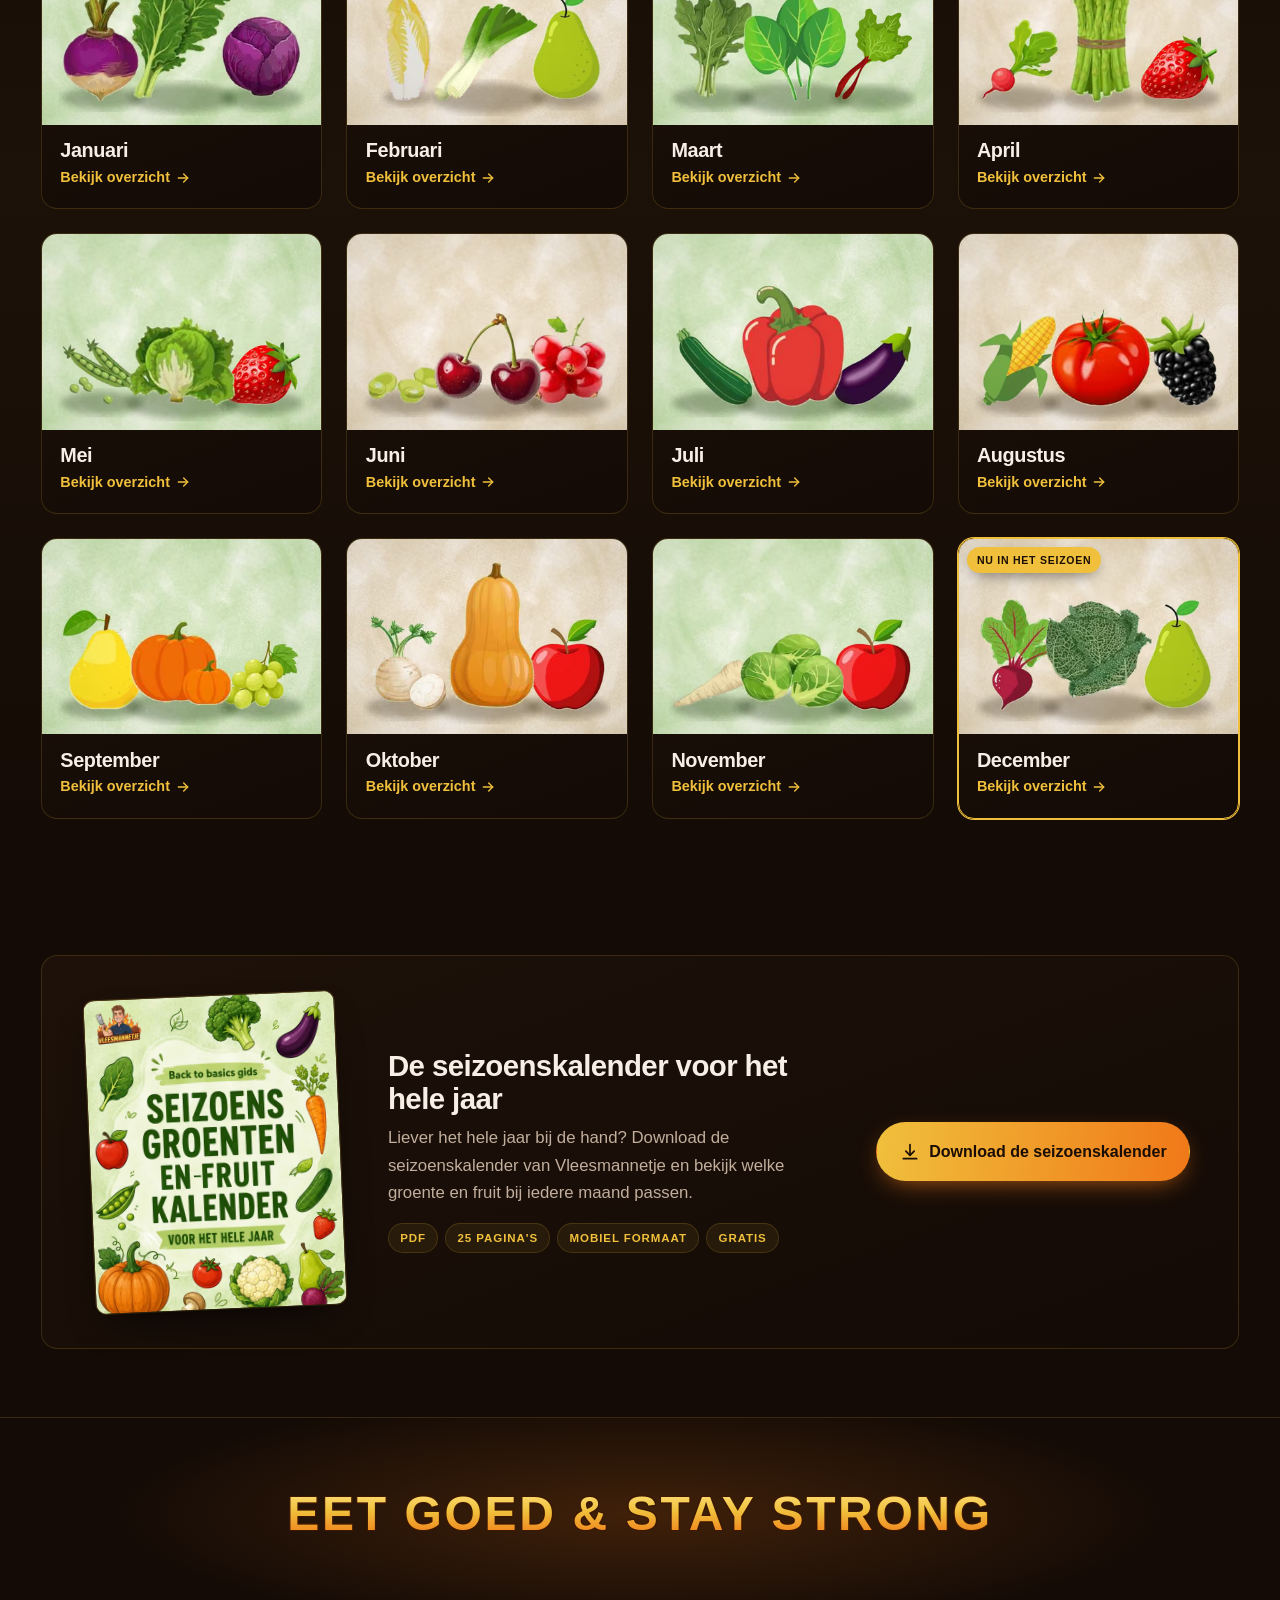
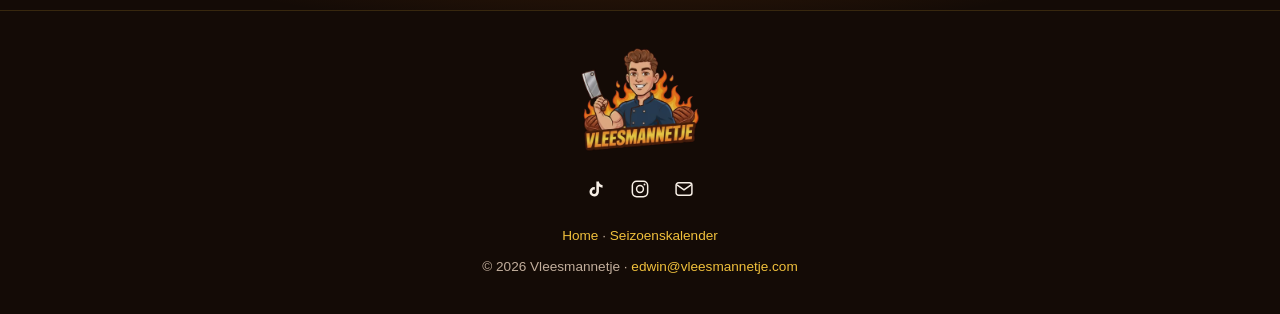
<file: seizoenskalender/index.html>
<!doctype html>
<html lang="nl">
<head>
<meta charset="utf-8">
<meta name="viewport" content="width=device-width, initial-scale=1">
<title>Seizoenskalender voor groente en fruit | Vleesmannetje</title>
<meta name="description" content="Welke groente en welk fruit passen bij deze maand? Per maand een volledig overzicht, plus de gratis seizoenskalender van Vleesmannetje om te downloaden.">
<link rel="canonical" href="https://vleesmannetje.com/seizoenskalender/">
<meta name="theme-color" content="#140B06">
<meta name="color-scheme" content="dark">

<link rel="icon" href="/favicon.ico" sizes="any">
<link rel="icon" href="/assets/img/favicon-32.png" type="image/png" sizes="32x32">
<link rel="apple-touch-icon" href="/assets/img/apple-touch-icon.png">

<meta property="og:type" content="website">
<meta property="og:site_name" content="Vleesmannetje">
<meta property="og:locale" content="nl_NL">
<meta property="og:url" content="https://vleesmannetje.com/seizoenskalender/">
<meta property="og:title" content="Seizoenskalender voor groente en fruit">
<meta property="og:description" content="Welke groente en welk fruit passen bij deze maand? Per maand een volledig overzicht, plus de gratis seizoenskalender van Vleesmannetje om te downloaden.">
<meta property="og:image" content="https://vleesmannetje.com/assets/img/kalender/og-overzicht.jpg">
<meta property="og:image:width" content="1200">
<meta property="og:image:height" content="630">
<meta property="og:image:alt" content="Seizoenskalender voor groente en fruit van Vleesmannetje">
<meta name="twitter:card" content="summary_large_image">
<meta name="twitter:title" content="Seizoenskalender voor groente en fruit">
<meta name="twitter:description" content="Welke groente en welk fruit passen bij deze maand? Per maand een volledig overzicht, plus de gratis seizoenskalender van Vleesmannetje om te downloaden.">
<meta name="twitter:image" content="https://vleesmannetje.com/assets/img/kalender/og-overzicht.jpg">

<style>
:root{
  --ink:#140b06; --ink-2:#1d1109; --ink-3:#2a1810;
  --line:rgba(240,192,60,.16);
  --flame:#f07818; --gold:#f0c03c; --gold-hi:#ffe07a;
  --cream:#f7efe6; --muted:#c2ae9c; --outline:#3c1800;
  --leaf:#a3d65c;
  --wrap:64rem; --wrap-breed:100rem; --r:16px;
}
*,*::before,*::after{box-sizing:border-box}
html{-webkit-text-size-adjust:100%;scroll-behavior:smooth}
@media (prefers-reduced-motion:reduce){html{scroll-behavior:auto}
  *,*::before,*::after{animation-duration:.01ms!important;animation-iteration-count:1!important;transition-duration:.01ms!important}}
body{
  margin:0;background:var(--ink);color:var(--cream);
  font:400 1rem/1.65 -apple-system,BlinkMacSystemFont,"Segoe UI",Roboto,Helvetica,Arial,sans-serif;
  -webkit-font-smoothing:antialiased;overflow-x:hidden;
}
img{max-width:100%;height:auto;display:block}
a{color:inherit;text-decoration:none}
h1,h2,h3{margin:0;line-height:1.1;letter-spacing:-.02em;font-weight:800}
p{margin:0}
:focus-visible{outline:2px solid var(--gold);outline-offset:3px;border-radius:4px}
.wrap{width:100%;max-width:var(--wrap);margin:0 auto;padding:0 1.25rem}
.wrap--breed{max-width:var(--wrap-breed)}
.skip{position:absolute;left:-999px;top:0;z-index:99;background:var(--gold);color:var(--ink);padding:.6rem 1rem;font-weight:700}
.skip:focus{left:.5rem;top:.5rem}
.sr{position:absolute;width:1px;height:1px;overflow:hidden;clip:rect(0 0 0 0);white-space:nowrap}

.wordmark{
  font-weight:900;text-transform:uppercase;letter-spacing:.055em;line-height:1;
  background:linear-gradient(180deg,var(--gold-hi) 0%,var(--gold) 44%,var(--flame) 100%);
  -webkit-background-clip:text;background-clip:text;color:transparent;
  filter:
    drop-shadow(0 1px 0 var(--outline)) drop-shadow(0 -1px 0 var(--outline))
    drop-shadow(1px 0 0 var(--outline)) drop-shadow(-1px 0 0 var(--outline));
}

/* ---------- header ---------- */
.hdr{
  position:sticky;top:0;z-index:20;
  background:rgba(20,11,6,.82);backdrop-filter:saturate(140%) blur(12px);
  -webkit-backdrop-filter:saturate(140%) blur(12px);
  border-bottom:1px solid var(--line);
}
.hdr .wrap{display:flex;align-items:center;justify-content:space-between;gap:.75rem;min-height:60px}
.hdr__logo{font-size:1.05rem;white-space:nowrap;min-width:0}
.hdr__nav{display:flex;align-items:center;gap:.15rem;flex:none}
.ico,.navlink{
  display:grid;place-items:center;width:38px;height:38px;border-radius:11px;
  color:var(--cream);border:1px solid transparent;transition:color .18s,background .18s,border-color .18s,transform .18s;
}
.ico:hover,.ico:focus-visible,.navlink:hover,.navlink:focus-visible,.navlink[aria-current]{color:var(--gold);background:var(--ink-3);border-color:var(--line)}
.ico:hover,.ico:focus-visible{transform:translateY(-1px)}
.ico svg,.navlink svg{width:20px;height:20px}
.navlink span{position:absolute;width:1px;height:1px;overflow:hidden;clip:rect(0 0 0 0);white-space:nowrap}

/* ---------- uitschuifmenu ---------- */
.hdr__start{display:flex;align-items:center;gap:.4rem;min-width:0}
.menuknop,.lade__sluit{
  display:grid;place-items:center;flex:none;width:40px;height:40px;border-radius:11px;
  color:var(--cream);border:1px solid transparent;transition:color .18s,background .18s,border-color .18s;
}
.menuknop{margin-left:-.5rem}
.menuknop:hover,.menuknop:focus-visible,.lade__sluit:hover,.lade__sluit:focus-visible{color:var(--gold);background:var(--ink-3);border-color:var(--line)}
.menuknop svg,.lade__sluit svg{width:22px;height:22px}
.lade{position:fixed;inset:0;z-index:40;visibility:hidden;transition:visibility 0s .3s}
.lade:target,.lade.is-open{visibility:visible;transition:none}
.lade__achter{position:absolute;inset:0;background:rgba(8,4,2,.62);opacity:0;transition:opacity .3s}
.lade:target .lade__achter,.lade.is-open .lade__achter{opacity:1}
.lade__paneel{
  position:relative;display:flex;flex-direction:column;width:min(21rem,86vw);height:100%;overflow-y:auto;
  padding:.6rem 1rem 1.5rem;background:var(--ink-2);border-right:1px solid var(--line);
  box-shadow:24px 0 60px -30px rgba(0,0,0,.95);transform:translateX(-102%);transition:transform .3s cubic-bezier(.2,.8,.2,1);
}
.lade:target .lade__paneel,.lade.is-open .lade__paneel{transform:none}
.lade__kop{display:flex;align-items:center;justify-content:space-between;gap:.75rem;min-height:48px;margin-bottom:.9rem;padding-left:.75rem}
.lade__merk{font-size:1rem}
.lade__groep{margin:1.3rem 0 .35rem;padding:0 .75rem;color:var(--gold);font-size:.72rem;font-weight:700;letter-spacing:.16em;text-transform:uppercase}
.lade__lijst{list-style:none;margin:0;padding:0;display:grid;gap:.15rem}
.lade__lijst a{
  display:flex;align-items:center;gap:.8rem;padding:.72rem .75rem;border-radius:12px;font-weight:700;font-size:1.02rem;line-height:1.25;
  border:1px solid transparent;transition:background .18s,border-color .18s,color .18s;
}
.lade__lijst a:hover,.lade__lijst a:focus-visible{background:var(--ink-3);border-color:var(--line);color:var(--gold)}
.lade__lijst a[aria-current]{background:rgba(240,192,60,.07);border-color:var(--line)}
.lade__lijst svg{width:20px;height:20px;flex:none;color:var(--gold)}
.lade__lijst small{display:block;margin-top:.15rem;color:var(--muted);font-size:.8rem;font-weight:500}
.lade__sociaal{display:flex;gap:.35rem;margin-top:auto;padding:1.25rem .4rem 0;border-top:1px solid var(--line)}
html.lade-open{overflow:hidden}
/* smalle schermen: kalender en mail staan in het menu, zo past het woordmerk naast de menuknop */
@media (max-width:29.99rem){.hdr__nav .navlink,.hdr__mail{display:none}}
@media (max-width:22.5rem){.hdr__logo{font-size:.94rem}}

/* ---------- algemeen ---------- */
.eyebrow{
  display:inline-block;margin:0 0 .9rem;padding:.34rem .85rem;border-radius:999px;
  border:1px solid var(--line);background:rgba(240,192,60,.07);
  color:var(--gold);font-size:.72rem;font-weight:700;letter-spacing:.14em;text-transform:uppercase;
}
h1{font-size:clamp(1.85rem,6.8vw,3.2rem)}
h1 .leaf{
  background:linear-gradient(100deg,var(--gold) 4%,var(--leaf) 72%);
  -webkit-background-clip:text;background-clip:text;color:transparent;
}
.lede{margin:1rem auto 0;max-width:38rem;color:var(--muted);font-size:1.06rem}
.btn{
  display:inline-flex;align-items:center;justify-content:center;gap:.6rem;
  padding:.95rem 1.4rem;border-radius:999px;font-weight:700;font-size:1rem;
  border:1px solid transparent;transition:transform .18s,box-shadow .18s,background .18s,border-color .18s;
}
.btn svg{width:20px;height:20px;flex:none}
.btn:hover,.btn:focus-visible{transform:translateY(-2px)}
.btn--tt{
  background:linear-gradient(96deg,var(--gold),var(--flame));color:#1a0d04;
  box-shadow:0 8px 26px -10px rgba(240,120,24,.85);
}
.btn--tt:hover,.btn--tt:focus-visible{box-shadow:0 12px 32px -10px rgba(240,120,24,1)}
.btn--ig{background:var(--ink-3);color:var(--cream);border-color:var(--line)}
.btn--ig:hover,.btn--ig:focus-visible{border-color:var(--gold);color:var(--gold)}

section[id]{scroll-margin-top:72px}
.sect{padding:3rem 0}
.sect--alt{background:linear-gradient(180deg,transparent,rgba(240,192,60,.035) 40%,transparent)}
.sect__head{text-align:center;max-width:38rem;margin:0 auto 1.9rem}
h2{font-size:clamp(1.45rem,4.4vw,2.1rem)}
.sect__head p{margin-top:.7rem;color:var(--muted)}
.rule{width:52px;height:3px;margin:1.4rem auto 0;border-radius:3px;background:linear-gradient(90deg,var(--gold),var(--leaf))}

/* ---------- kop van de pagina ---------- */
.khero{position:relative;padding:1.1rem 0 2.5rem;overflow:hidden}
.khero::before{
  content:"";position:absolute;inset:-30% -30% auto;height:120%;pointer-events:none;
  background:
    radial-gradient(52% 42% at 50% 24%,rgba(240,120,24,.2),transparent 68%),
    radial-gradient(40% 34% at 50% 18%,rgba(163,214,92,.12),transparent 70%);
}
.khero .wrap{position:relative}
.crumbs{display:flex;flex-wrap:wrap;align-items:center;gap:.35rem .5rem;margin:0 0 1.6rem;padding:0;list-style:none;font-size:.82rem;color:var(--muted)}
.crumbs li{display:flex;align-items:center;gap:.5rem}
.crumbs li+li::before{content:"\203A";color:rgba(240,192,60,.5)}
.crumbs a{color:var(--gold)}
.crumbs a:hover,.crumbs a:focus-visible{text-decoration:underline;text-underline-offset:3px}
.khero__kop{text-align:center;max-width:46rem;margin:0 auto}
.khero__nu{margin-top:1.6rem}
.sprong{display:flex;flex-wrap:wrap;justify-content:center;gap:.5rem;margin:1.5rem 0 0;padding:0;list-style:none}
.sprong a{display:inline-flex;align-items:center;gap:.45rem;padding:.5rem .95rem;border-radius:999px;
  border:1px solid var(--line);background:var(--ink-2);font-size:.9rem;font-weight:600;transition:border-color .18s,color .18s}
.sprong a:hover,.sprong a:focus-visible{border-color:var(--gold);color:var(--gold)}

/* kop met foto: alle tekst wit, een zacht verloop maakt de tekst leesbaar */
.khero.khero--foto{display:grid;min-height:clamp(34rem,86svh,40rem);padding:0;isolation:isolate;color:#fff}
.khero--foto::before{display:none}
.khero__foto{position:absolute;inset:0;z-index:-2}
.khero__foto img{width:100%;height:100%;object-fit:cover;object-position:var(--focus,50% 50%)}
.khero--foto::after{
  content:"";position:absolute;inset:0;z-index:-1;pointer-events:none;
  background:
    linear-gradient(180deg,rgba(14,8,4,.5) 0%,rgba(14,8,4,0) 22%),
    linear-gradient(0deg,rgba(14,8,4,.92) 0%,rgba(14,8,4,.72) 34%,rgba(14,8,4,.18) 66%,rgba(14,8,4,0) 80%);
}
.khero__laag{display:flex;flex-direction:column;justify-content:space-between;gap:2.5rem;padding-top:1.1rem;padding-bottom:2.25rem}
.khero--foto .crumbs{margin:0;color:#fff;text-shadow:0 1px 8px rgba(0,0,0,.45)}
.khero--foto .crumbs a{color:#fff}
.khero--foto .crumbs li+li::before{color:#fff}
.khero--foto .khero__kop{text-align:left;margin:0;max-width:42rem}
.khero--foto .eyebrow{color:#fff;border-color:rgba(255,255,255,.5);background:rgba(14,8,4,.28)}
.khero--foto h1{max-width:11.5em;color:#fff;text-shadow:0 2px 22px rgba(0,0,0,.4);font-size:clamp(1.85rem,5.4vw,2.6rem)}
.khero__tekst{margin-top:.95rem;max-width:30rem;color:#fff;font-size:1.06rem;text-shadow:0 1px 12px rgba(0,0,0,.5)}
.khero--foto .khero__nu{margin-top:1.5rem}
.btn--glas{
  color:#fff;border-color:rgba(255,255,255,.6);background:rgba(14,8,4,.42);
  -webkit-backdrop-filter:blur(8px);backdrop-filter:blur(8px);
}
.btn--glas:hover,.btn--glas:focus-visible{border-color:#fff;background:rgba(14,8,4,.62)}

/* ---------- intro ---------- */
.tekst{max-width:40rem;margin:0 auto;color:var(--muted);font-size:1.03rem}
.tekst p+p{margin-top:1rem}
.tekst p:first-child{color:var(--cream);font-size:1.1rem}

/* ---------- maandkaarten ---------- */
.maanden{list-style:none;margin:0;padding:0;display:grid;grid-template-columns:repeat(2,minmax(0,1fr));gap:.75rem}
.mkaart{
  position:relative;display:flex;flex-direction:column;height:100%;overflow:hidden;
  border:1px solid var(--line);border-radius:var(--r);background:linear-gradient(160deg,var(--ink-2),var(--ink));
  transition:border-color .2s,transform .2s,box-shadow .2s;
}
.mkaart:hover,.mkaart:focus-visible{border-color:rgba(240,192,60,.55);transform:translateY(-3px);box-shadow:0 18px 36px -24px rgba(0,0,0,.95)}
.mkaart img{width:100%;aspect-ratio:10/7;object-fit:cover}
.mkaart__body{display:flex;flex-direction:column;gap:.25rem;padding:.75rem .85rem .95rem}
.mkaart h3{font-size:1.08rem}
.mkaart__link{display:inline-flex;align-items:center;gap:.3rem;color:var(--gold);font-size:.84rem;font-weight:700}
.mkaart__link svg{width:16px;height:16px;transition:transform .2s}
.mkaart:hover .mkaart__link svg,.mkaart:focus-visible .mkaart__link svg{transform:translateX(3px)}
.mkaart__nu{
  display:none;position:absolute;top:.55rem;left:.55rem;padding:.26rem .6rem;border-radius:999px;
  background:var(--gold);color:#1a0d04;font-size:.66rem;font-weight:800;letter-spacing:.07em;text-transform:uppercase;
  box-shadow:0 6px 16px -6px rgba(0,0,0,.6);
}
.mkaart.is-nu{border-color:var(--gold);box-shadow:0 0 0 1px var(--gold)}
.mkaart.is-nu .mkaart__nu{display:block}

/* ---------- download ---------- */
.gids{
  display:grid;gap:1.5rem;align-items:center;
  border:1px solid var(--line);border-radius:var(--r);padding:1.5rem;
  background:linear-gradient(160deg,var(--ink-2),var(--ink));
}
.gids__cover{
  justify-self:center;width:min(56vw,200px);border-radius:10px;
  box-shadow:0 18px 40px -18px rgba(0,0,0,.9),0 0 0 1px rgba(240,192,60,.22);
  transform:rotate(-2.5deg);transition:transform .25s;
}
.gids:hover .gids__cover{transform:rotate(0) translateY(-3px)}
.gids h2,.gids h3{font-size:clamp(1.25rem,4vw,1.6rem);margin-bottom:.55rem}
.gids p{color:var(--muted)}
.gids__meta{display:flex;flex-wrap:wrap;gap:.45rem;margin:1rem 0 0;list-style:none;padding:0}
.gids__meta li{
  padding:.28rem .7rem;border-radius:999px;border:1px solid var(--line);
  background:rgba(240,192,60,.07);color:var(--gold);font-size:.72rem;font-weight:700;
  letter-spacing:.08em;text-transform:uppercase;
}
.gids .btn{margin-top:1.3rem}
.gids--klein .gids__cover{width:min(40vw,150px)}
.gids--breed .gids__actie .btn{margin-top:0}

/* ---------- maandpagina: beeld en lijst ---------- */
.duo{display:grid;gap:1.3rem;grid-template-areas:"kop" "img" "lijst"}
.duo__kop{grid-area:kop}
.duo__kop p{margin-top:.65rem;color:var(--muted)}
.duo__img{grid-area:img;margin:0;justify-self:center;width:100%;max-width:420px}
.duo__img img{width:100%;border-radius:14px;box-shadow:0 24px 46px -26px rgba(0,0,0,.95),0 0 0 1px rgba(240,192,60,.2)}
.duo__lijst{grid-area:lijst}
.lijst{list-style:none;margin:0;padding:0;columns:2;column-gap:1.4rem}
.lijst li{
  break-inside:avoid;position:relative;padding:.38rem 0 .38rem 1.15rem;
  border-bottom:1px solid rgba(240,192,60,.09);line-height:1.35;
}
.lijst li::before{content:"";position:absolute;left:.12rem;top:.84rem;width:.46rem;height:.46rem;border-radius:50%;background:var(--leaf)}
.lijst small{display:block;margin-top:.12rem;color:var(--muted);font-size:.78rem;line-height:1.35}
.noot{margin-top:1.1rem;padding:.8rem 1rem;border-radius:12px;border:1px solid var(--line);background:rgba(240,192,60,.06);color:var(--muted);font-size:.9rem}

/* ---------- maandnavigatie ---------- */
.mnav ul{list-style:none;margin:0 auto;padding:0;display:grid;grid-template-columns:repeat(3,minmax(0,1fr));gap:.5rem;max-width:46rem}
.mnav a{
  position:relative;display:block;text-align:center;padding:.7rem .4rem;border-radius:999px;
  border:1px solid var(--line);background:var(--ink-2);font-weight:700;font-size:.92rem;
  transition:border-color .18s,color .18s,transform .18s;
}
.mnav a:hover,.mnav a:focus-visible{border-color:var(--gold);color:var(--gold);transform:translateY(-1px)}
.mnav a[aria-current="page"]{background:linear-gradient(96deg,var(--gold),var(--flame));color:#1a0d04;border-color:transparent}
.mnav a.is-nu::after{content:"";position:absolute;top:50%;right:.7rem;width:.42rem;height:.42rem;margin-top:-.21rem;border-radius:50%;background:var(--leaf)}
.mnav__legenda{margin-top:1rem;text-align:center;color:var(--muted);font-size:.82rem}
.mnav__legenda i{display:inline-block;width:.42rem;height:.42rem;margin-right:.35rem;border-radius:50%;background:var(--leaf);vertical-align:middle}

/* ---------- afsluiter en footer ---------- */
.signoff{
  position:relative;text-align:center;padding:3.5rem 0;overflow:hidden;
  border-top:1px solid var(--line);border-bottom:1px solid var(--line);
}
.signoff::before{
  content:"";position:absolute;inset:0;pointer-events:none;
  background:radial-gradient(60% 90% at 50% 50%,rgba(240,120,24,.2),transparent 70%);
}
.signoff p{position:relative;font-size:clamp(1.45rem,6.4vw,3rem)}
.signoff .wrap{position:relative}
.ftr{padding:2.25rem 0;text-align:center;color:var(--muted);font-size:.85rem}
.ftr__logo{width:120px;margin:0 auto 1.1rem;opacity:.9}
.ftr__nav{display:flex;justify-content:center;gap:.35rem;margin-bottom:1.1rem}
.ftr a.txt{color:var(--gold)}
.ftr__links{margin-bottom:.5rem}

@media (min-width:30rem){
  .mnav ul{grid-template-columns:repeat(4,minmax(0,1fr))}
}
@media (min-width:40rem){
  .navlink{display:flex;gap:.45rem;width:auto;padding:0 .7rem;font-size:.88rem;font-weight:700}
  .navlink span{position:static;width:auto;height:auto;overflow:visible;clip:auto}
  .maanden{grid-template-columns:repeat(3,minmax(0,1fr));gap:1rem}
}
@media (min-width:48rem){
  .hdr__logo{font-size:1.2rem}
  .wrap--breed{padding:0 clamp(1.5rem,3.2vw,3rem)}
  .khero{padding:1.4rem 0 3.25rem}
  .khero.khero--foto{min-height:clamp(30rem,72vh,42rem)}
  .khero__laag{padding-top:1.4rem;padding-bottom:3.5rem}
  .khero__tekst{font-size:1.14rem}
  .sect{padding:4.25rem 0}
  .gids{grid-template-columns:230px 1fr;gap:2.25rem;padding:2.25rem}
  .gids__cover{width:230px}
  .gids--klein{grid-template-columns:170px 1fr}
  .gids--klein .gids__cover{width:170px}
  .gids--breed{grid-template-areas:"cover tekst" "cover actie";row-gap:1.3rem;align-content:center}
  .gids--breed>picture{grid-area:cover}
  .gids--breed .gids__tekst{grid-area:tekst}
  .gids--breed .gids__actie{grid-area:actie}
  .mnav ul{grid-template-columns:repeat(6,minmax(0,1fr))}
  .signoff{padding:4.5rem 0}
}
/* staande tablets: de staande foto, met een hogere kop zodat hand en tekst onder elkaar passen */
@media (min-width:48rem) and (max-aspect-ratio:6/5){
  .khero.khero--foto{min-height:clamp(34rem,80vh,60rem)}
}
@media (min-width:52rem){
  .duo{grid-template-columns:380px minmax(0,1fr);grid-template-rows:auto 1fr;column-gap:3rem;row-gap:1.4rem;
    grid-template-areas:"img kop" "img lijst";align-items:start}
  .duo--om{grid-template-columns:minmax(0,1fr) 380px;grid-template-areas:"kop img" "lijst img"}
}
@media (min-width:60rem){
  .maanden{grid-template-columns:repeat(4,minmax(0,1fr))}
  .lijst--lang{columns:3}
}
@media (min-width:64rem){
  .gids--breed{grid-template-columns:250px minmax(0,1fr) auto;grid-template-areas:"cover tekst actie";column-gap:3rem;padding:2.5rem 3rem}
  .gids--breed .gids__cover{width:250px}
  .gids--breed h2{font-size:clamp(1.6rem,2.3vw,2.05rem)}
  .gids--breed p{max-width:42rem;font-size:1.05rem}
  .gids--breed .gids__actie{align-self:center}
}
@media (min-width:80rem){
  /* vanaf hier staat de tekst links naast het onderwerp: verloop van links */
  .khero--foto h1{font-size:3.2rem}
  .khero__tekst{max-width:36rem}
  .khero--foto::after{
    background:
      linear-gradient(180deg,rgba(14,8,4,.45) 0%,rgba(14,8,4,0) 20%),
      linear-gradient(90deg,rgba(14,8,4,.76) 0%,rgba(14,8,4,.52) 34%,rgba(14,8,4,.08) 62%,rgba(14,8,4,0) 78%),
      linear-gradient(0deg,rgba(20,11,6,.8) 0%,rgba(20,11,6,0) 18%);
  }
  .maanden{gap:1.5rem}
  .mkaart__body{padding:.95rem 1.15rem 1.15rem}
  .mkaart h3{font-size:1.24rem}
  .mkaart__link{font-size:.9rem}
}
</style>
</head>
<body>
<a class="skip" href="#main">Naar de inhoud</a>

<header class="hdr">
  <div class="wrap wrap--breed">
    <div class="hdr__start">
      <a class="menuknop" href="#menu" aria-controls="menu" aria-label="Menu openen">
        <svg viewBox="0 0 24 24" fill="none" stroke="currentColor" stroke-width="2" stroke-linecap="round" aria-hidden="true"><path d="M4 7h16M4 12h16M4 17h11"/></svg>
      </a>
      <a class="hdr__logo wordmark" href="/">Vleesmannetje</a>
    </div>
    <nav class="hdr__nav" aria-label="Snelmenu">
      <a class="navlink" href="/seizoenskalender/" aria-current="page">
        <svg viewBox="0 0 24 24" fill="none" stroke="currentColor" stroke-width="1.8" stroke-linecap="round" aria-hidden="true"><rect x="3" y="4.5" width="18" height="16.5" rx="3"/><path d="M3 9.5h18M8 2.8v3.4M16 2.8v3.4"/><circle cx="8.5" cy="14" r="1" fill="currentColor" stroke="none"/><circle cx="12" cy="14" r="1" fill="currentColor" stroke="none"/><circle cx="15.5" cy="14" r="1" fill="currentColor" stroke="none"/></svg><span>Seizoenskalender</span>
      </a>
      <a class="ico" href="https://www.tiktok.com/@vleesmannetje" target="_blank" rel="me noopener" aria-label="Vleesmannetje op TikTok">
        <svg viewBox="0 0 24 24" fill="currentColor" aria-hidden="true"><path d="M16.6 5.82A4.28 4.28 0 0 1 15.54 3h-3.09v12.4a2.59 2.59 0 0 1-2.59 2.5 2.59 2.59 0 1 1 .72-5.08v-3.13a5.7 5.7 0 0 0-.72-.05A5.69 5.69 0 1 0 15.54 15.4V9.01a7.35 7.35 0 0 0 4.3 1.38V7.3a4.29 4.29 0 0 1-3.24-1.48Z"/></svg>
      </a>
      <a class="ico" href="https://www.instagram.com/vleesmannetje/" target="_blank" rel="me noopener" aria-label="Vleesmannetje op Instagram">
        <svg viewBox="0 0 24 24" fill="none" stroke="currentColor" stroke-width="1.8" aria-hidden="true"><rect x="2.8" y="2.8" width="18.4" height="18.4" rx="5.2"/><circle cx="12" cy="12" r="4.1"/><circle cx="17.4" cy="6.6" r="1.15" fill="currentColor" stroke="none"/></svg>
      </a>
      <a class="ico hdr__mail" href="mailto:edwin@vleesmannetje.com" aria-label="Mail Vleesmannetje">
        <svg viewBox="0 0 24 24" fill="none" stroke="currentColor" stroke-width="1.8" aria-hidden="true"><rect x="2.5" y="4.5" width="19" height="15" rx="3"/><path d="m3.5 7 8.5 6 8.5-6"/></svg>
      </a>
    </nav>
  </div>
</header>

<div class="lade" id="menu">
  <a class="lade__achter" href="#" tabindex="-1" aria-hidden="true" data-sluit></a>
  <div class="lade__paneel" role="dialog" aria-modal="true" aria-label="Menu">
    <div class="lade__kop">
      <span class="lade__merk wordmark">Vleesmannetje</span>
      <a class="lade__sluit" href="#" aria-label="Menu sluiten" data-sluit><svg viewBox="0 0 24 24" fill="none" stroke="currentColor" stroke-width="2" stroke-linecap="round" aria-hidden="true"><path d="M6 6l12 12M18 6 6 18"/></svg></a>
    </div>
    <nav aria-label="Hoofdmenu">
      <ul class="lade__lijst" role="list">
        <li><a href="/"><svg viewBox="0 0 24 24" fill="none" stroke="currentColor" stroke-width="1.8" stroke-linecap="round" stroke-linejoin="round" aria-hidden="true"><path d="M4 10.5 12 4l8 6.5V19a1 1 0 0 1-1 1h-4.5v-5.5h-5V20H5a1 1 0 0 1-1-1z"/></svg>Home</a></li>
        <li><a href="/#verhaal"><svg viewBox="0 0 24 24" fill="none" stroke="currentColor" stroke-width="1.8" stroke-linecap="round" aria-hidden="true"><circle cx="12" cy="8.2" r="3.7"/><path d="M4.8 20c.9-3.6 3.7-5.6 7.2-5.6s6.3 2 7.2 5.6"/></svg>Over mij</a></li>
      </ul>
      <p class="lade__groep">Inspiratie</p>
      <ul class="lade__lijst" role="list">
        <li><a href="/seizoenskalender/" aria-current="page"><svg viewBox="0 0 24 24" fill="none" stroke="currentColor" stroke-width="1.8" stroke-linecap="round" stroke-linejoin="round" aria-hidden="true"><path d="M5 19c0-8.5 5.5-14 15-14 0 9.5-5.5 15-14 15"/><path d="M5 19 13 11"/></svg><span>Seizoensgroenten<small>Groente en fruit per maand</small></span></a></li>
      </ul>
      <p class="lade__groep">Contact</p>
      <ul class="lade__lijst" role="list">
        <li><a href="/#contact"><svg viewBox="0 0 24 24" fill="none" stroke="currentColor" stroke-width="1.8" aria-hidden="true"><rect x="2.5" y="4.5" width="19" height="15" rx="3"/><path d="m3.5 7 8.5 6 8.5-6"/></svg>Samenwerken</a></li>
      </ul>
    </nav>
    <div class="lade__sociaal">
      <a class="ico" href="https://www.tiktok.com/@vleesmannetje" target="_blank" rel="me noopener" aria-label="Vleesmannetje op TikTok"><svg viewBox="0 0 24 24" fill="currentColor" aria-hidden="true"><path d="M16.6 5.82A4.28 4.28 0 0 1 15.54 3h-3.09v12.4a2.59 2.59 0 0 1-2.59 2.5 2.59 2.59 0 1 1 .72-5.08v-3.13a5.7 5.7 0 0 0-.72-.05A5.69 5.69 0 1 0 15.54 15.4V9.01a7.35 7.35 0 0 0 4.3 1.38V7.3a4.29 4.29 0 0 1-3.24-1.48Z"/></svg></a>
      <a class="ico" href="https://www.instagram.com/vleesmannetje/" target="_blank" rel="me noopener" aria-label="Vleesmannetje op Instagram"><svg viewBox="0 0 24 24" fill="none" stroke="currentColor" stroke-width="1.8" aria-hidden="true"><rect x="2.8" y="2.8" width="18.4" height="18.4" rx="5.2"/><circle cx="12" cy="12" r="4.1"/><circle cx="17.4" cy="6.6" r="1.15" fill="currentColor" stroke="none"/></svg></a>
      <a class="ico" href="mailto:edwin@vleesmannetje.com" aria-label="Mail Vleesmannetje"><svg viewBox="0 0 24 24" fill="none" stroke="currentColor" stroke-width="1.8" aria-hidden="true"><rect x="2.5" y="4.5" width="19" height="15" rx="3"/><path d="m3.5 7 8.5 6 8.5-6"/></svg></a>
    </div>
  </div>
</div>

<main id="main">

  <section class="khero khero--foto" style="--focus:100% 35%">
      <picture class="khero__foto">
        <source media="(min-aspect-ratio:6/5)" type="image/avif" sizes="100vw"
                srcset="/assets/img/kalender/hero-foto-breed-1280.avif 1280w, /assets/img/kalender/hero-foto-breed-1920.avif 1920w" width="1920" height="960">
        <source media="(min-aspect-ratio:6/5)" type="image/webp" sizes="100vw"
                srcset="/assets/img/kalender/hero-foto-breed-1280.webp 1280w, /assets/img/kalender/hero-foto-breed-1920.webp 1920w" width="1920" height="960">
        <source type="image/avif" sizes="100vw" srcset="/assets/img/kalender/hero-foto-smal-640.avif 640w, /assets/img/kalender/hero-foto-smal-941.avif 941w"
                width="941" height="1672">
        <source type="image/webp" sizes="100vw" srcset="/assets/img/kalender/hero-foto-smal-640.webp 640w, /assets/img/kalender/hero-foto-smal-941.webp 941w"
                width="941" height="1672">
        <img src="/assets/img/kalender/hero-foto-smal-941.webp" width="941" height="1672"
             fetchpriority="high" decoding="async" alt="Handen die in een moestuin een aardappelplant uit de grond trekken, met verse aardappels aan de wortels">
      </picture>
    <div class="wrap wrap--breed khero__laag">
      <ol class="crumbs" aria-label="Kruimelpad"><li><a href="/">Home</a></li><li aria-current="page">Seizoenskalender</li></ol>
      <div class="khero__kop">
        <span class="eyebrow">Back to basics</span>
        <h1>Seizoenskalender voor groente en fruit</h1>
        <p class="khero__tekst">In deze handige kalender vind je per maand welke groenten en fruitsoorten in het seizoen zijn. Handig voor tijdens het boodschappen doen of een bezoek aan de markt of boer.</p>
        <p class="khero__nu" id="nu" hidden>
          <a class="btn btn--glas" href="/seizoenskalender/">
            <span>Nu in het seizoen: <span data-naam></span></span>
            <svg viewBox="0 0 24 24" fill="none" stroke="currentColor" stroke-width="2" stroke-linecap="round" stroke-linejoin="round" aria-hidden="true"><path d="M5 12h14"/><path d="m13 6 6 6-6 6"/></svg>
          </a>
        </p>
      </div>
    </div>
  </section>

  <section class="sect" id="intro">
    <div class="wrap">
      <div class="sect__head">
        <h2>Het belang van eten met de seizoenen</h2>
        <div class="rule"></div>
      </div>
      <div class="tekst">
        <p>Goed eten begint dichtbij de bron. En dat geldt niet alleen voor vlees. Asperges in het voorjaar, bessen in de zomer en boerenkool in de winter: ieder seizoen heeft iets lekkers te bieden. Door mee te eten met het seizoen ontdek je vanzelf meer variatie voor op je bord.</p><p>Seizoensgroenten en -fruit zijn vaak verser, smaakvoller en voordeliger. Daarnaast kan eten met de seizoenen beter zijn voor het milieu. Groente en fruit uit de Nederlandse volle grond vragen doorgaans minder energie voor de teelt dan producten uit een met gas verwarmde kas. Kijk daarom niet alleen naar de maand, maar ook naar de herkomst. Vraag op de markt, bij de boer of in de winkel gerust waar je eten vandaan komt.</p><p>Hieronder vind je per maand een uitgebreid overzicht. Zo zie je wat bij het seizoen past en wat je naast een goed stuk vlees op tafel kunt zetten.</p>
      </div>
    </div>
  </section>

  <section class="sect sect--alt" id="maanden">
    <div class="wrap wrap--breed">
      <div class="sect__head">
        <h2>Groente en fruit per maand</h2>
        <p>Benieuwd wat er deze maand in het seizoen is? Kies een maand en bekijk het volledige overzicht van groente en fruit.</p>
        <div class="rule"></div>
      </div>
      <ul class="maanden" role="list">
        <li>
          <a class="mkaart" href="/seizoenskalender/januari/" data-maand="januari">
            <picture>
          <source type="image/avif" sizes="(min-width:100rem) 376px, (min-width:60rem) 23vw, (min-width:40rem) 31vw, 46vw" srcset="/assets/img/kalender/januari-kaart-400.avif 400w, /assets/img/kalender/januari-kaart-800.avif 800w">
          <source type="image/webp" sizes="(min-width:100rem) 376px, (min-width:60rem) 23vw, (min-width:40rem) 31vw, 46vw" srcset="/assets/img/kalender/januari-kaart-400.webp 400w, /assets/img/kalender/januari-kaart-800.webp 800w">
          <img src="/assets/img/kalender/januari-kaart-400.webp" width="800" height="560"
               alt="" loading="lazy" decoding="async">
        </picture>
            <div class="mkaart__body">
              <h3>Januari</h3>
              <span class="mkaart__link">Bekijk overzicht <svg viewBox="0 0 24 24" fill="none" stroke="currentColor" stroke-width="2" stroke-linecap="round" stroke-linejoin="round" aria-hidden="true"><path d="M5 12h14"/><path d="m13 6 6 6-6 6"/></svg></span>
            </div>
            <span class="mkaart__nu" aria-hidden="true">Nu in het seizoen</span>
          </a>
        </li>
        <li>
          <a class="mkaart" href="/seizoenskalender/februari/" data-maand="februari">
            <picture>
          <source type="image/avif" sizes="(min-width:100rem) 376px, (min-width:60rem) 23vw, (min-width:40rem) 31vw, 46vw" srcset="/assets/img/kalender/februari-kaart-400.avif 400w, /assets/img/kalender/februari-kaart-800.avif 800w">
          <source type="image/webp" sizes="(min-width:100rem) 376px, (min-width:60rem) 23vw, (min-width:40rem) 31vw, 46vw" srcset="/assets/img/kalender/februari-kaart-400.webp 400w, /assets/img/kalender/februari-kaart-800.webp 800w">
          <img src="/assets/img/kalender/februari-kaart-400.webp" width="800" height="560"
               alt="" loading="lazy" decoding="async">
        </picture>
            <div class="mkaart__body">
              <h3>Februari</h3>
              <span class="mkaart__link">Bekijk overzicht <svg viewBox="0 0 24 24" fill="none" stroke="currentColor" stroke-width="2" stroke-linecap="round" stroke-linejoin="round" aria-hidden="true"><path d="M5 12h14"/><path d="m13 6 6 6-6 6"/></svg></span>
            </div>
            <span class="mkaart__nu" aria-hidden="true">Nu in het seizoen</span>
          </a>
        </li>
        <li>
          <a class="mkaart" href="/seizoenskalender/maart/" data-maand="maart">
            <picture>
          <source type="image/avif" sizes="(min-width:100rem) 376px, (min-width:60rem) 23vw, (min-width:40rem) 31vw, 46vw" srcset="/assets/img/kalender/maart-kaart-400.avif 400w, /assets/img/kalender/maart-kaart-800.avif 800w">
          <source type="image/webp" sizes="(min-width:100rem) 376px, (min-width:60rem) 23vw, (min-width:40rem) 31vw, 46vw" srcset="/assets/img/kalender/maart-kaart-400.webp 400w, /assets/img/kalender/maart-kaart-800.webp 800w">
          <img src="/assets/img/kalender/maart-kaart-400.webp" width="800" height="560"
               alt="" loading="lazy" decoding="async">
        </picture>
            <div class="mkaart__body">
              <h3>Maart</h3>
              <span class="mkaart__link">Bekijk overzicht <svg viewBox="0 0 24 24" fill="none" stroke="currentColor" stroke-width="2" stroke-linecap="round" stroke-linejoin="round" aria-hidden="true"><path d="M5 12h14"/><path d="m13 6 6 6-6 6"/></svg></span>
            </div>
            <span class="mkaart__nu" aria-hidden="true">Nu in het seizoen</span>
          </a>
        </li>
        <li>
          <a class="mkaart" href="/seizoenskalender/april/" data-maand="april">
            <picture>
          <source type="image/avif" sizes="(min-width:100rem) 376px, (min-width:60rem) 23vw, (min-width:40rem) 31vw, 46vw" srcset="/assets/img/kalender/april-kaart-400.avif 400w, /assets/img/kalender/april-kaart-800.avif 800w">
          <source type="image/webp" sizes="(min-width:100rem) 376px, (min-width:60rem) 23vw, (min-width:40rem) 31vw, 46vw" srcset="/assets/img/kalender/april-kaart-400.webp 400w, /assets/img/kalender/april-kaart-800.webp 800w">
          <img src="/assets/img/kalender/april-kaart-400.webp" width="800" height="560"
               alt="" loading="lazy" decoding="async">
        </picture>
            <div class="mkaart__body">
              <h3>April</h3>
              <span class="mkaart__link">Bekijk overzicht <svg viewBox="0 0 24 24" fill="none" stroke="currentColor" stroke-width="2" stroke-linecap="round" stroke-linejoin="round" aria-hidden="true"><path d="M5 12h14"/><path d="m13 6 6 6-6 6"/></svg></span>
            </div>
            <span class="mkaart__nu" aria-hidden="true">Nu in het seizoen</span>
          </a>
        </li>
        <li>
          <a class="mkaart" href="/seizoenskalender/mei/" data-maand="mei">
            <picture>
          <source type="image/avif" sizes="(min-width:100rem) 376px, (min-width:60rem) 23vw, (min-width:40rem) 31vw, 46vw" srcset="/assets/img/kalender/mei-kaart-400.avif 400w, /assets/img/kalender/mei-kaart-800.avif 800w">
          <source type="image/webp" sizes="(min-width:100rem) 376px, (min-width:60rem) 23vw, (min-width:40rem) 31vw, 46vw" srcset="/assets/img/kalender/mei-kaart-400.webp 400w, /assets/img/kalender/mei-kaart-800.webp 800w">
          <img src="/assets/img/kalender/mei-kaart-400.webp" width="800" height="560"
               alt="" loading="lazy" decoding="async">
        </picture>
            <div class="mkaart__body">
              <h3>Mei</h3>
              <span class="mkaart__link">Bekijk overzicht <svg viewBox="0 0 24 24" fill="none" stroke="currentColor" stroke-width="2" stroke-linecap="round" stroke-linejoin="round" aria-hidden="true"><path d="M5 12h14"/><path d="m13 6 6 6-6 6"/></svg></span>
            </div>
            <span class="mkaart__nu" aria-hidden="true">Nu in het seizoen</span>
          </a>
        </li>
        <li>
          <a class="mkaart" href="/seizoenskalender/juni/" data-maand="juni">
            <picture>
          <source type="image/avif" sizes="(min-width:100rem) 376px, (min-width:60rem) 23vw, (min-width:40rem) 31vw, 46vw" srcset="/assets/img/kalender/juni-kaart-400.avif 400w, /assets/img/kalender/juni-kaart-800.avif 800w">
          <source type="image/webp" sizes="(min-width:100rem) 376px, (min-width:60rem) 23vw, (min-width:40rem) 31vw, 46vw" srcset="/assets/img/kalender/juni-kaart-400.webp 400w, /assets/img/kalender/juni-kaart-800.webp 800w">
          <img src="/assets/img/kalender/juni-kaart-400.webp" width="800" height="560"
               alt="" loading="lazy" decoding="async">
        </picture>
            <div class="mkaart__body">
              <h3>Juni</h3>
              <span class="mkaart__link">Bekijk overzicht <svg viewBox="0 0 24 24" fill="none" stroke="currentColor" stroke-width="2" stroke-linecap="round" stroke-linejoin="round" aria-hidden="true"><path d="M5 12h14"/><path d="m13 6 6 6-6 6"/></svg></span>
            </div>
            <span class="mkaart__nu" aria-hidden="true">Nu in het seizoen</span>
          </a>
        </li>
        <li>
          <a class="mkaart" href="/seizoenskalender/juli/" data-maand="juli">
            <picture>
          <source type="image/avif" sizes="(min-width:100rem) 376px, (min-width:60rem) 23vw, (min-width:40rem) 31vw, 46vw" srcset="/assets/img/kalender/juli-kaart-400.avif 400w, /assets/img/kalender/juli-kaart-800.avif 800w">
          <source type="image/webp" sizes="(min-width:100rem) 376px, (min-width:60rem) 23vw, (min-width:40rem) 31vw, 46vw" srcset="/assets/img/kalender/juli-kaart-400.webp 400w, /assets/img/kalender/juli-kaart-800.webp 800w">
          <img src="/assets/img/kalender/juli-kaart-400.webp" width="800" height="560"
               alt="" loading="lazy" decoding="async">
        </picture>
            <div class="mkaart__body">
              <h3>Juli</h3>
              <span class="mkaart__link">Bekijk overzicht <svg viewBox="0 0 24 24" fill="none" stroke="currentColor" stroke-width="2" stroke-linecap="round" stroke-linejoin="round" aria-hidden="true"><path d="M5 12h14"/><path d="m13 6 6 6-6 6"/></svg></span>
            </div>
            <span class="mkaart__nu" aria-hidden="true">Nu in het seizoen</span>
          </a>
        </li>
        <li>
          <a class="mkaart" href="/seizoenskalender/augustus/" data-maand="augustus">
            <picture>
          <source type="image/avif" sizes="(min-width:100rem) 376px, (min-width:60rem) 23vw, (min-width:40rem) 31vw, 46vw" srcset="/assets/img/kalender/augustus-kaart-400.avif 400w, /assets/img/kalender/augustus-kaart-800.avif 800w">
          <source type="image/webp" sizes="(min-width:100rem) 376px, (min-width:60rem) 23vw, (min-width:40rem) 31vw, 46vw" srcset="/assets/img/kalender/augustus-kaart-400.webp 400w, /assets/img/kalender/augustus-kaart-800.webp 800w">
          <img src="/assets/img/kalender/augustus-kaart-400.webp" width="800" height="560"
               alt="" loading="lazy" decoding="async">
        </picture>
            <div class="mkaart__body">
              <h3>Augustus</h3>
              <span class="mkaart__link">Bekijk overzicht <svg viewBox="0 0 24 24" fill="none" stroke="currentColor" stroke-width="2" stroke-linecap="round" stroke-linejoin="round" aria-hidden="true"><path d="M5 12h14"/><path d="m13 6 6 6-6 6"/></svg></span>
            </div>
            <span class="mkaart__nu" aria-hidden="true">Nu in het seizoen</span>
          </a>
        </li>
        <li>
          <a class="mkaart" href="/seizoenskalender/september/" data-maand="september">
            <picture>
          <source type="image/avif" sizes="(min-width:100rem) 376px, (min-width:60rem) 23vw, (min-width:40rem) 31vw, 46vw" srcset="/assets/img/kalender/september-kaart-400.avif 400w, /assets/img/kalender/september-kaart-800.avif 800w">
          <source type="image/webp" sizes="(min-width:100rem) 376px, (min-width:60rem) 23vw, (min-width:40rem) 31vw, 46vw" srcset="/assets/img/kalender/september-kaart-400.webp 400w, /assets/img/kalender/september-kaart-800.webp 800w">
          <img src="/assets/img/kalender/september-kaart-400.webp" width="800" height="560"
               alt="" loading="lazy" decoding="async">
        </picture>
            <div class="mkaart__body">
              <h3>September</h3>
              <span class="mkaart__link">Bekijk overzicht <svg viewBox="0 0 24 24" fill="none" stroke="currentColor" stroke-width="2" stroke-linecap="round" stroke-linejoin="round" aria-hidden="true"><path d="M5 12h14"/><path d="m13 6 6 6-6 6"/></svg></span>
            </div>
            <span class="mkaart__nu" aria-hidden="true">Nu in het seizoen</span>
          </a>
        </li>
        <li>
          <a class="mkaart" href="/seizoenskalender/oktober/" data-maand="oktober">
            <picture>
          <source type="image/avif" sizes="(min-width:100rem) 376px, (min-width:60rem) 23vw, (min-width:40rem) 31vw, 46vw" srcset="/assets/img/kalender/oktober-kaart-400.avif 400w, /assets/img/kalender/oktober-kaart-800.avif 800w">
          <source type="image/webp" sizes="(min-width:100rem) 376px, (min-width:60rem) 23vw, (min-width:40rem) 31vw, 46vw" srcset="/assets/img/kalender/oktober-kaart-400.webp 400w, /assets/img/kalender/oktober-kaart-800.webp 800w">
          <img src="/assets/img/kalender/oktober-kaart-400.webp" width="800" height="560"
               alt="" loading="lazy" decoding="async">
        </picture>
            <div class="mkaart__body">
              <h3>Oktober</h3>
              <span class="mkaart__link">Bekijk overzicht <svg viewBox="0 0 24 24" fill="none" stroke="currentColor" stroke-width="2" stroke-linecap="round" stroke-linejoin="round" aria-hidden="true"><path d="M5 12h14"/><path d="m13 6 6 6-6 6"/></svg></span>
            </div>
            <span class="mkaart__nu" aria-hidden="true">Nu in het seizoen</span>
          </a>
        </li>
        <li>
          <a class="mkaart" href="/seizoenskalender/november/" data-maand="november">
            <picture>
          <source type="image/avif" sizes="(min-width:100rem) 376px, (min-width:60rem) 23vw, (min-width:40rem) 31vw, 46vw" srcset="/assets/img/kalender/november-kaart-400.avif 400w, /assets/img/kalender/november-kaart-800.avif 800w">
          <source type="image/webp" sizes="(min-width:100rem) 376px, (min-width:60rem) 23vw, (min-width:40rem) 31vw, 46vw" srcset="/assets/img/kalender/november-kaart-400.webp 400w, /assets/img/kalender/november-kaart-800.webp 800w">
          <img src="/assets/img/kalender/november-kaart-400.webp" width="800" height="560"
               alt="" loading="lazy" decoding="async">
        </picture>
            <div class="mkaart__body">
              <h3>November</h3>
              <span class="mkaart__link">Bekijk overzicht <svg viewBox="0 0 24 24" fill="none" stroke="currentColor" stroke-width="2" stroke-linecap="round" stroke-linejoin="round" aria-hidden="true"><path d="M5 12h14"/><path d="m13 6 6 6-6 6"/></svg></span>
            </div>
            <span class="mkaart__nu" aria-hidden="true">Nu in het seizoen</span>
          </a>
        </li>
        <li>
          <a class="mkaart" href="/seizoenskalender/december/" data-maand="december">
            <picture>
          <source type="image/avif" sizes="(min-width:100rem) 376px, (min-width:60rem) 23vw, (min-width:40rem) 31vw, 46vw" srcset="/assets/img/kalender/december-kaart-400.avif 400w, /assets/img/kalender/december-kaart-800.avif 800w">
          <source type="image/webp" sizes="(min-width:100rem) 376px, (min-width:60rem) 23vw, (min-width:40rem) 31vw, 46vw" srcset="/assets/img/kalender/december-kaart-400.webp 400w, /assets/img/kalender/december-kaart-800.webp 800w">
          <img src="/assets/img/kalender/december-kaart-400.webp" width="800" height="560"
               alt="" loading="lazy" decoding="async">
        </picture>
            <div class="mkaart__body">
              <h3>December</h3>
              <span class="mkaart__link">Bekijk overzicht <svg viewBox="0 0 24 24" fill="none" stroke="currentColor" stroke-width="2" stroke-linecap="round" stroke-linejoin="round" aria-hidden="true"><path d="M5 12h14"/><path d="m13 6 6 6-6 6"/></svg></span>
            </div>
            <span class="mkaart__nu" aria-hidden="true">Nu in het seizoen</span>
          </a>
        </li>
      </ul>
    </div>
  </section>

  <section class="sect" id="download">
    <div class="wrap wrap--breed">
      <div class="gids gids--breed">
        <picture>
          <source srcset="/assets/img/gids-cover.avif" type="image/avif">
          <img class="gids__cover" src="/assets/img/gids-cover.webp" width="520" height="650"
               alt="Cover van de seizoenskalender voor groente en fruit" loading="lazy" decoding="async">
        </picture>
        <div class="gids__tekst">
          <h2>De seizoenskalender voor het hele jaar</h2>
          <p>Liever het hele jaar bij de hand? Download de seizoenskalender van Vleesmannetje en bekijk welke groente en fruit bij iedere maand passen.</p>
          <ul class="gids__meta">
            <li>PDF</li><li>25 pagina's</li><li>Mobiel formaat</li><li>Gratis</li>
          </ul>
        </div>
        <div class="gids__actie">
          <a class="btn btn--tt" href="/Seizoensgroente-Kalender-Vleesmannetje.pdf" download>
            <svg viewBox="0 0 24 24" fill="none" stroke="currentColor" stroke-width="2" stroke-linecap="round" stroke-linejoin="round" aria-hidden="true"><path d="M12 3v12"/><path d="m7 11 5 5 5-5"/><path d="M4 20h16"/></svg>
            Download de seizoenskalender
          </a>
        </div>
      </div>
    </div>
  </section>


  <section class="signoff">
    <div class="wrap"><p class="wordmark">Eet goed &amp; stay strong</p></div>
  </section>

</main>

<footer class="ftr">
  <div class="wrap">
    <picture>
      <source srcset="/assets/img/logo-300.avif" type="image/avif">
      <img class="ftr__logo" src="/assets/img/logo-300.webp" width="300" height="263" alt="" loading="lazy">
    </picture>
    <nav class="ftr__nav" aria-label="Sociale media">
      <a class="ico" href="https://www.tiktok.com/@vleesmannetje" target="_blank" rel="me noopener" aria-label="TikTok">
        <svg viewBox="0 0 24 24" fill="currentColor" aria-hidden="true"><path d="M16.6 5.82A4.28 4.28 0 0 1 15.54 3h-3.09v12.4a2.59 2.59 0 0 1-2.59 2.5 2.59 2.59 0 1 1 .72-5.08v-3.13a5.7 5.7 0 0 0-.72-.05A5.69 5.69 0 1 0 15.54 15.4V9.01a7.35 7.35 0 0 0 4.3 1.38V7.3a4.29 4.29 0 0 1-3.24-1.48Z"/></svg></a>
      <a class="ico" href="https://www.instagram.com/vleesmannetje/" target="_blank" rel="me noopener" aria-label="Instagram">
        <svg viewBox="0 0 24 24" fill="none" stroke="currentColor" stroke-width="1.8" aria-hidden="true"><rect x="2.8" y="2.8" width="18.4" height="18.4" rx="5.2"/><circle cx="12" cy="12" r="4.1"/><circle cx="17.4" cy="6.6" r="1.15" fill="currentColor" stroke="none"/></svg></a>
      <a class="ico" href="mailto:edwin@vleesmannetje.com" aria-label="Mail">
        <svg viewBox="0 0 24 24" fill="none" stroke="currentColor" stroke-width="1.8" aria-hidden="true"><rect x="2.5" y="4.5" width="19" height="15" rx="3"/><path d="m3.5 7 8.5 6 8.5-6"/></svg></a>
    </nav>
    <p class="ftr__links"><a class="txt" href="/">Home</a> &middot; <a class="txt" href="/seizoenskalender/">Seizoenskalender</a></p>
    <p>&copy; <span id="jaar">2026</span> Vleesmannetje &middot; <a class="txt" href="mailto:edwin@vleesmannetje.com">edwin@vleesmannetje.com</a></p>
  </div>
</footer>

<script>
(function(){
  var y=document.getElementById('jaar');if(y)y.textContent=new Date().getFullYear();
  var slugs=["januari", "februari", "maart", "april", "mei", "juni", "juli", "augustus", "september", "oktober", "november", "december"];
  var namen=["januari", "februari", "maart", "april", "mei", "juni", "juli", "augustus", "september", "oktober", "november", "december"];
  var m=new Date().getMonth(),slug=slugs[m];
  var els=document.querySelectorAll('[data-maand="'+slug+'"]');
  for(var i=0;i<els.length;i++){
    els[i].classList.add('is-nu');
    var sr=document.createElement('span');sr.className='sr';sr.textContent=', huidige maand';
    els[i].appendChild(sr);
  }
  var nu=document.getElementById('nu');
  if(nu){
    var a=nu.querySelector('a');a.href='/seizoenskalender/'+slug+'/';
    nu.querySelector('[data-naam]').textContent=namen[m];
    nu.hidden=false;
  }
  var leg=document.getElementById('legenda');if(leg)leg.hidden=false;
})();
</script>

<script>
(function(){
  var lade=document.getElementById('menu'),knop=document.querySelector('.menuknop');
  if(!lade||!knop)return;
  var html=document.documentElement;
  knop.setAttribute('role','button');knop.setAttribute('aria-expanded','false');
  function focusbaar(){return lade.querySelectorAll('.lade__paneel a[href]')}
  function open(){
    lade.classList.add('is-open');html.classList.add('lade-open');knop.setAttribute('aria-expanded','true');
    var l=lade.querySelector('.lade__lijst a');setTimeout(function(){if(l)l.focus()},60);
  }
  function dicht(terug){
    lade.classList.remove('is-open');html.classList.remove('lade-open');knop.setAttribute('aria-expanded','false');
    if(terug)knop.focus();
  }
  knop.addEventListener('click',function(e){e.preventDefault();lade.classList.contains('is-open')?dicht(true):open()});
  var s=lade.querySelectorAll('[data-sluit]');
  for(var i=0;i<s.length;i++)s[i].addEventListener('click',function(e){e.preventDefault();dicht(true)});
  var l=lade.querySelectorAll('.lade__lijst a');
  for(var j=0;j<l.length;j++)l[j].addEventListener('click',function(){dicht(false)});
  document.addEventListener('keydown',function(e){
    if(!lade.classList.contains('is-open'))return;
    if(e.key==='Escape'){dicht(true);return}
    if(e.key!=='Tab')return;
    var f=focusbaar(),eerste=f[0],laatste=f[f.length-1];
    if(e.shiftKey&&document.activeElement===eerste){e.preventDefault();laatste.focus()}
    else if(!e.shiftKey&&document.activeElement===laatste){e.preventDefault();eerste.focus()}
  });
})();
</script>
<script type="application/ld+json">
{"@context": "https://schema.org", "@graph": [{"@type": "CollectionPage", "@id": "https://vleesmannetje.com/seizoenskalender/#pagina", "url": "https://vleesmannetje.com/seizoenskalender/", "name": "Seizoenskalender voor groente en fruit", "description": "Welke groente en welk fruit passen bij deze maand? Per maand een volledig overzicht, plus de gratis seizoenskalender van Vleesmannetje om te downloaden.", "inLanguage": "nl-NL", "isPartOf": {"@id": "https://vleesmannetje.com/#website"}, "hasPart": [{"@type": "WebPage", "name": "Seizoensgroente en seizoensfruit in januari", "url": "https://vleesmannetje.com/seizoenskalender/januari/"}, {"@type": "WebPage", "name": "Seizoensgroente en seizoensfruit in februari", "url": "https://vleesmannetje.com/seizoenskalender/februari/"}, {"@type": "WebPage", "name": "Seizoensgroente en seizoensfruit in maart", "url": "https://vleesmannetje.com/seizoenskalender/maart/"}, {"@type": "WebPage", "name": "Seizoensgroente en seizoensfruit in april", "url": "https://vleesmannetje.com/seizoenskalender/april/"}, {"@type": "WebPage", "name": "Seizoensgroente en seizoensfruit in mei", "url": "https://vleesmannetje.com/seizoenskalender/mei/"}, {"@type": "WebPage", "name": "Seizoensgroente en seizoensfruit in juni", "url": "https://vleesmannetje.com/seizoenskalender/juni/"}, {"@type": "WebPage", "name": "Seizoensgroente en seizoensfruit in juli", "url": "https://vleesmannetje.com/seizoenskalender/juli/"}, {"@type": "WebPage", "name": "Seizoensgroente en seizoensfruit in augustus", "url": "https://vleesmannetje.com/seizoenskalender/augustus/"}, {"@type": "WebPage", "name": "Seizoensgroente en seizoensfruit in september", "url": "https://vleesmannetje.com/seizoenskalender/september/"}, {"@type": "WebPage", "name": "Seizoensgroente en seizoensfruit in oktober", "url": "https://vleesmannetje.com/seizoenskalender/oktober/"}, {"@type": "WebPage", "name": "Seizoensgroente en seizoensfruit in november", "url": "https://vleesmannetje.com/seizoenskalender/november/"}, {"@type": "WebPage", "name": "Seizoensgroente en seizoensfruit in december", "url": "https://vleesmannetje.com/seizoenskalender/december/"}]}, {"@type": "BreadcrumbList", "itemListElement": [{"@type": "ListItem", "position": 1, "name": "Home", "item": "https://vleesmannetje.com/"}, {"@type": "ListItem", "position": 2, "name": "Seizoenskalender", "item": "https://vleesmannetje.com/seizoenskalender/"}]}]}
</script>
</body>
</html>
</file>
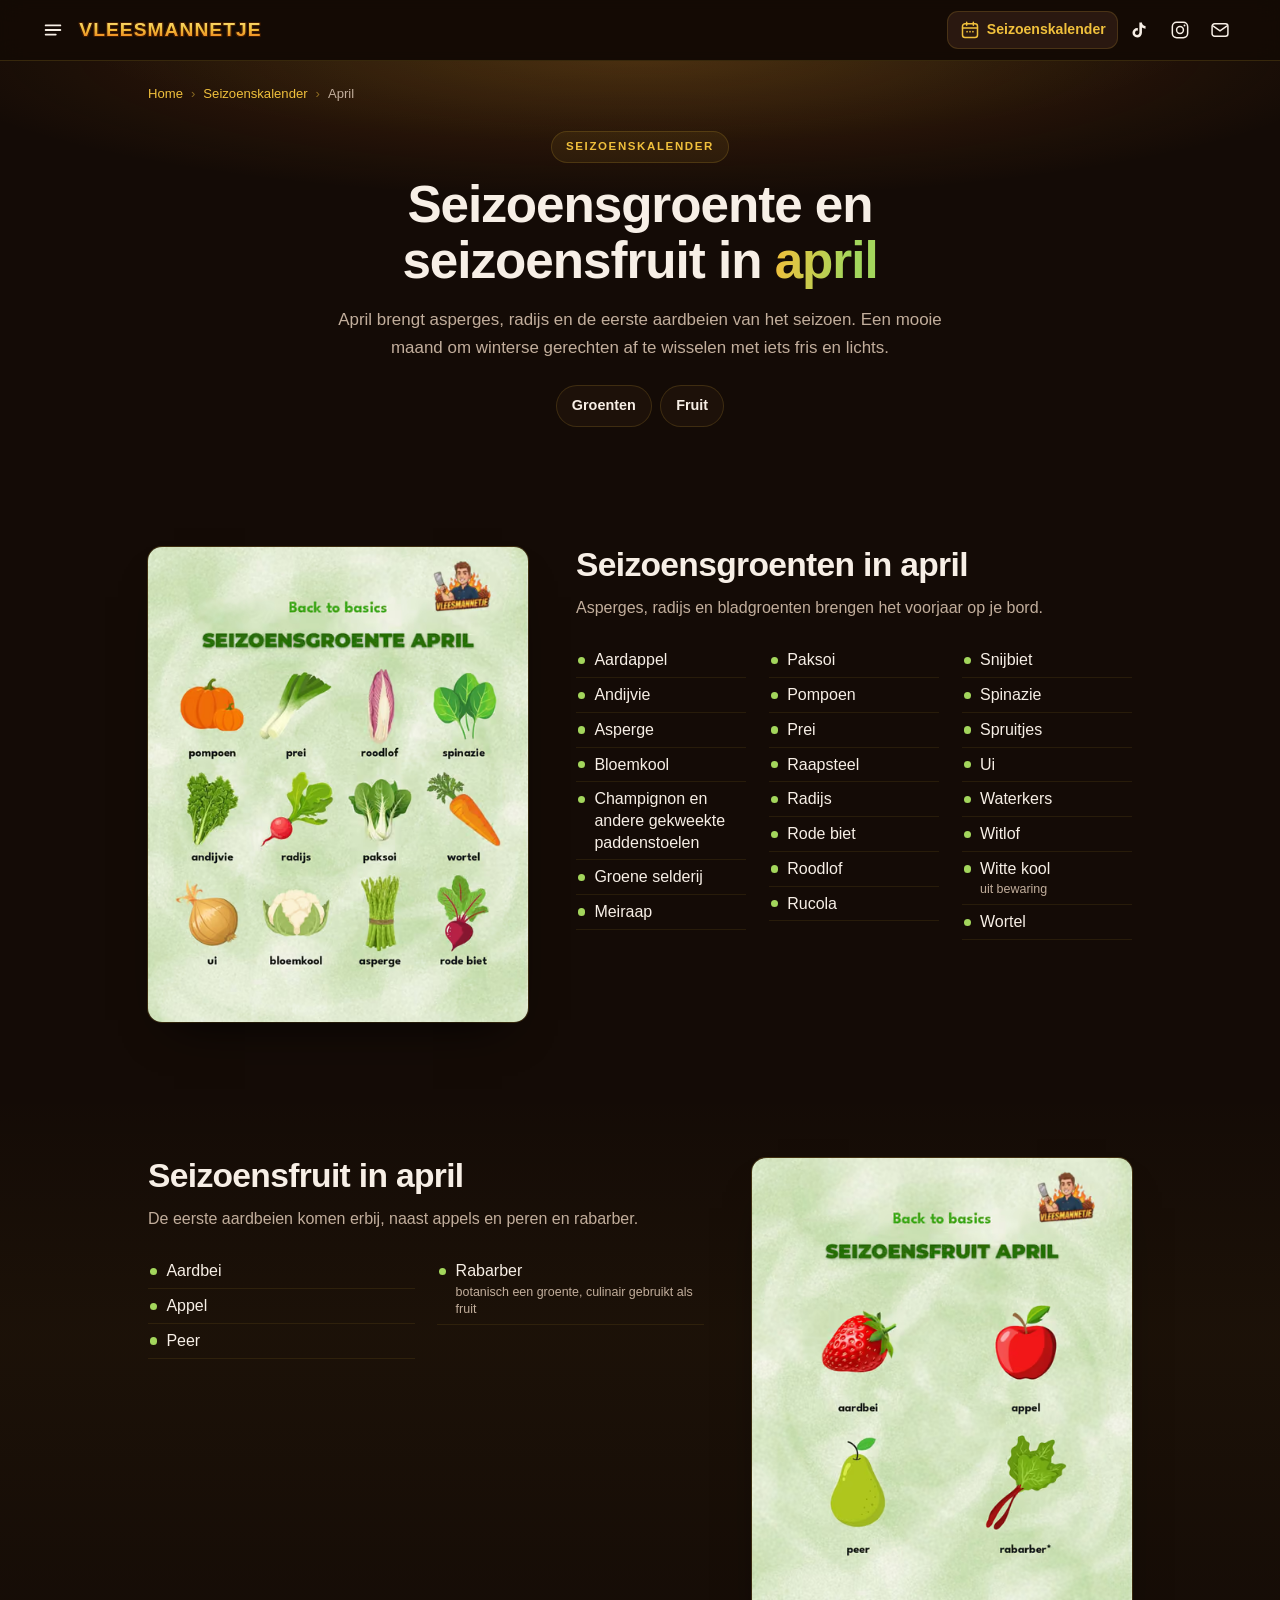
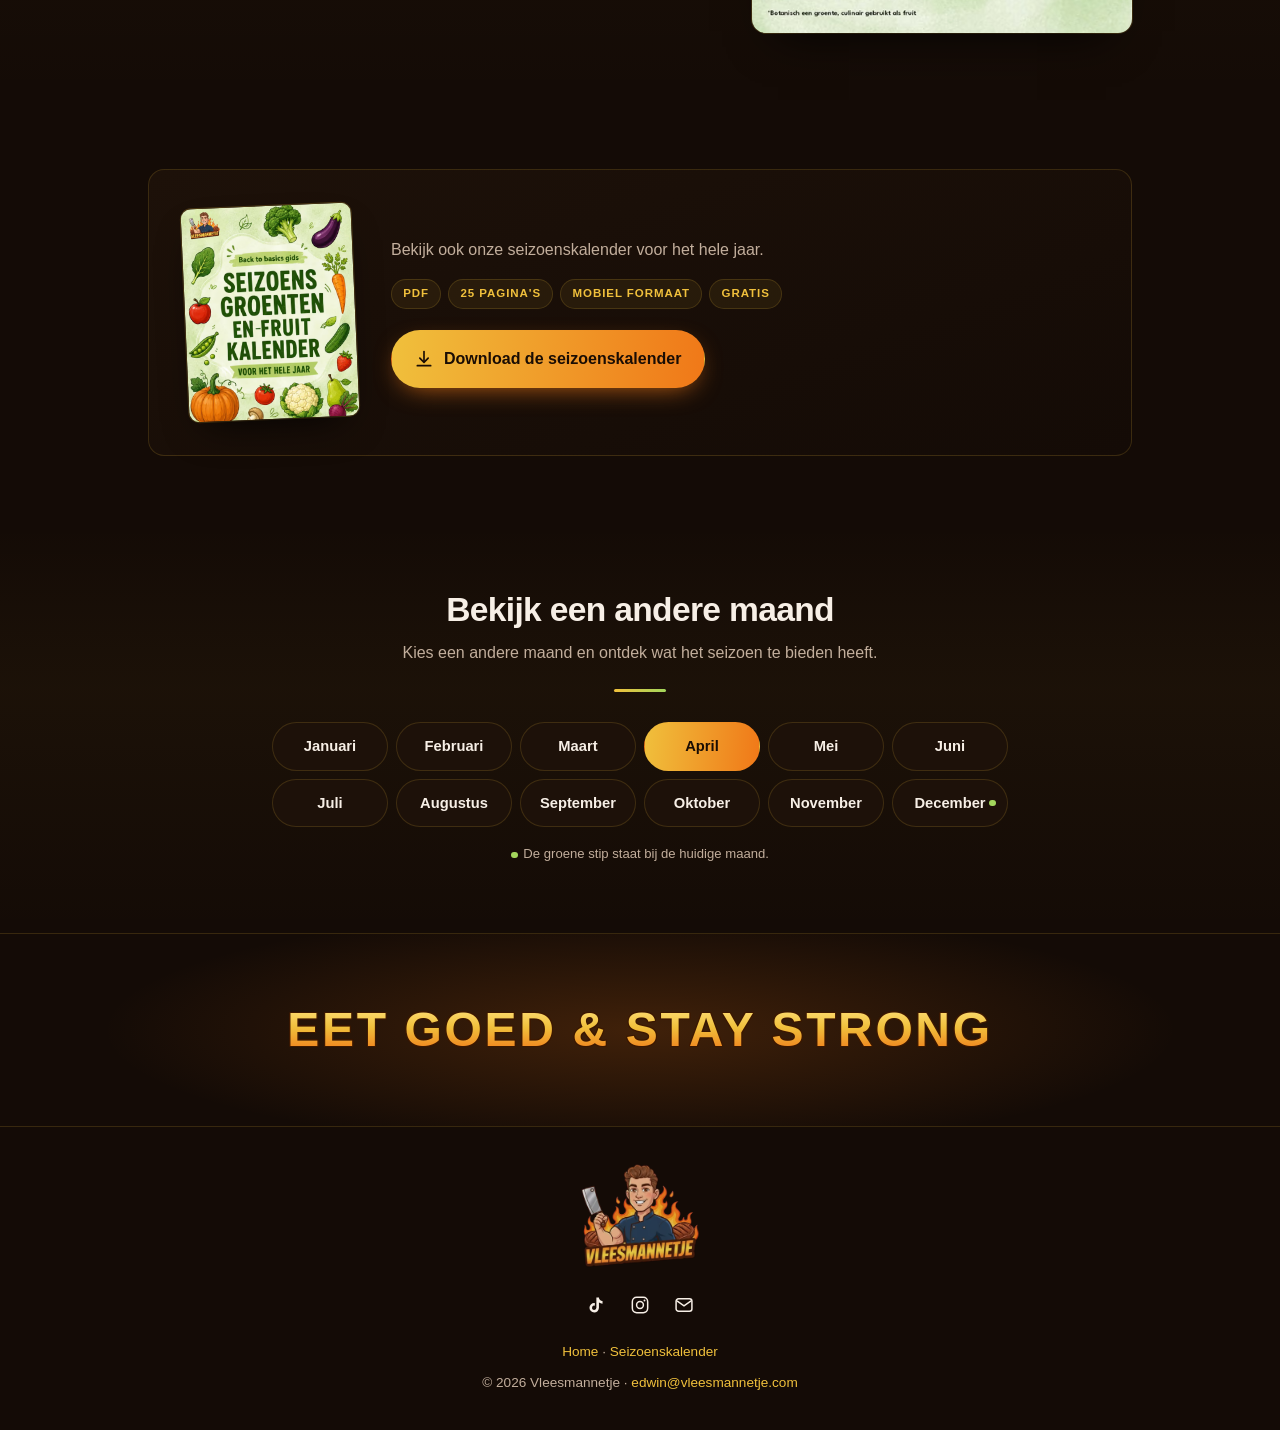
<file: seizoenskalender/april/index.html>
<!doctype html>
<html lang="nl">
<head>
<meta charset="utf-8">
<meta name="viewport" content="width=device-width, initial-scale=1">
<title>Seizoensgroente en seizoensfruit in april | Vleesmannetje</title>
<meta name="description" content="April brengt asperges, radijs en de eerste aardbeien van het seizoen. Bekijk het volledige overzicht van groente en fruit in april.">
<link rel="canonical" href="https://vleesmannetje.com/seizoenskalender/april/">
<meta name="theme-color" content="#140B06">
<meta name="color-scheme" content="dark">

<link rel="icon" href="/favicon.ico" sizes="any">
<link rel="icon" href="/assets/img/favicon-32.png" type="image/png" sizes="32x32">
<link rel="apple-touch-icon" href="/assets/img/apple-touch-icon.png">

<meta property="og:type" content="website">
<meta property="og:site_name" content="Vleesmannetje">
<meta property="og:locale" content="nl_NL">
<meta property="og:url" content="https://vleesmannetje.com/seizoenskalender/april/">
<meta property="og:title" content="Seizoensgroente en seizoensfruit in april">
<meta property="og:description" content="April brengt asperges, radijs en de eerste aardbeien van het seizoen. Bekijk het volledige overzicht van groente en fruit in april.">
<meta property="og:image" content="https://vleesmannetje.com/assets/img/kalender/og-april.jpg">
<meta property="og:image:width" content="1200">
<meta property="og:image:height" content="630">
<meta property="og:image:alt" content="Seizoenskalender april van Vleesmannetje">
<meta name="twitter:card" content="summary_large_image">
<meta name="twitter:title" content="Seizoensgroente en seizoensfruit in april">
<meta name="twitter:description" content="April brengt asperges, radijs en de eerste aardbeien van het seizoen. Bekijk het volledige overzicht van groente en fruit in april.">
<meta name="twitter:image" content="https://vleesmannetje.com/assets/img/kalender/og-april.jpg">

<style>
:root{
  --ink:#140b06; --ink-2:#1d1109; --ink-3:#2a1810;
  --line:rgba(240,192,60,.16);
  --flame:#f07818; --gold:#f0c03c; --gold-hi:#ffe07a;
  --cream:#f7efe6; --muted:#c2ae9c; --outline:#3c1800;
  --leaf:#a3d65c;
  --wrap:64rem; --wrap-breed:100rem; --r:16px;
}
*,*::before,*::after{box-sizing:border-box}
html{-webkit-text-size-adjust:100%;scroll-behavior:smooth}
@media (prefers-reduced-motion:reduce){html{scroll-behavior:auto}
  *,*::before,*::after{animation-duration:.01ms!important;animation-iteration-count:1!important;transition-duration:.01ms!important}}
body{
  margin:0;background:var(--ink);color:var(--cream);
  font:400 1rem/1.65 -apple-system,BlinkMacSystemFont,"Segoe UI",Roboto,Helvetica,Arial,sans-serif;
  -webkit-font-smoothing:antialiased;overflow-x:hidden;
}
img{max-width:100%;height:auto;display:block}
a{color:inherit;text-decoration:none}
h1,h2,h3{margin:0;line-height:1.1;letter-spacing:-.02em;font-weight:800}
p{margin:0}
:focus-visible{outline:2px solid var(--gold);outline-offset:3px;border-radius:4px}
.wrap{width:100%;max-width:var(--wrap);margin:0 auto;padding:0 1.25rem}
.wrap--breed{max-width:var(--wrap-breed)}
.skip{position:absolute;left:-999px;top:0;z-index:99;background:var(--gold);color:var(--ink);padding:.6rem 1rem;font-weight:700}
.skip:focus{left:.5rem;top:.5rem}
.sr{position:absolute;width:1px;height:1px;overflow:hidden;clip:rect(0 0 0 0);white-space:nowrap}

.wordmark{
  font-weight:900;text-transform:uppercase;letter-spacing:.055em;line-height:1;
  background:linear-gradient(180deg,var(--gold-hi) 0%,var(--gold) 44%,var(--flame) 100%);
  -webkit-background-clip:text;background-clip:text;color:transparent;
  filter:
    drop-shadow(0 1px 0 var(--outline)) drop-shadow(0 -1px 0 var(--outline))
    drop-shadow(1px 0 0 var(--outline)) drop-shadow(-1px 0 0 var(--outline));
}

/* ---------- header ---------- */
.hdr{
  position:sticky;top:0;z-index:20;
  background:rgba(20,11,6,.82);backdrop-filter:saturate(140%) blur(12px);
  -webkit-backdrop-filter:saturate(140%) blur(12px);
  border-bottom:1px solid var(--line);
}
.hdr .wrap{display:flex;align-items:center;justify-content:space-between;gap:.75rem;min-height:60px}
.hdr__logo{font-size:1.05rem;white-space:nowrap;min-width:0}
.hdr__nav{display:flex;align-items:center;gap:.15rem;flex:none}
.ico,.navlink{
  display:grid;place-items:center;width:38px;height:38px;border-radius:11px;
  color:var(--cream);border:1px solid transparent;transition:color .18s,background .18s,border-color .18s,transform .18s;
}
.ico:hover,.ico:focus-visible,.navlink:hover,.navlink:focus-visible,.navlink[aria-current]{color:var(--gold);background:var(--ink-3);border-color:var(--line)}
.ico:hover,.ico:focus-visible{transform:translateY(-1px)}
.ico svg,.navlink svg{width:20px;height:20px}
.navlink span{position:absolute;width:1px;height:1px;overflow:hidden;clip:rect(0 0 0 0);white-space:nowrap}

/* ---------- uitschuifmenu ---------- */
.hdr__start{display:flex;align-items:center;gap:.4rem;min-width:0}
.menuknop,.lade__sluit{
  display:grid;place-items:center;flex:none;width:40px;height:40px;border-radius:11px;
  color:var(--cream);border:1px solid transparent;transition:color .18s,background .18s,border-color .18s;
}
.menuknop{margin-left:-.5rem}
.menuknop:hover,.menuknop:focus-visible,.lade__sluit:hover,.lade__sluit:focus-visible{color:var(--gold);background:var(--ink-3);border-color:var(--line)}
.menuknop svg,.lade__sluit svg{width:22px;height:22px}
.lade{position:fixed;inset:0;z-index:40;visibility:hidden;transition:visibility 0s .3s}
.lade:target,.lade.is-open{visibility:visible;transition:none}
.lade__achter{position:absolute;inset:0;background:rgba(8,4,2,.62);opacity:0;transition:opacity .3s}
.lade:target .lade__achter,.lade.is-open .lade__achter{opacity:1}
.lade__paneel{
  position:relative;display:flex;flex-direction:column;width:min(21rem,86vw);height:100%;overflow-y:auto;
  padding:.6rem 1rem 1.5rem;background:var(--ink-2);border-right:1px solid var(--line);
  box-shadow:24px 0 60px -30px rgba(0,0,0,.95);transform:translateX(-102%);transition:transform .3s cubic-bezier(.2,.8,.2,1);
}
.lade:target .lade__paneel,.lade.is-open .lade__paneel{transform:none}
.lade__kop{display:flex;align-items:center;justify-content:space-between;gap:.75rem;min-height:48px;margin-bottom:.9rem;padding-left:.75rem}
.lade__merk{font-size:1rem}
.lade__groep{margin:1.3rem 0 .35rem;padding:0 .75rem;color:var(--gold);font-size:.72rem;font-weight:700;letter-spacing:.16em;text-transform:uppercase}
.lade__lijst{list-style:none;margin:0;padding:0;display:grid;gap:.15rem}
.lade__lijst a{
  display:flex;align-items:center;gap:.8rem;padding:.72rem .75rem;border-radius:12px;font-weight:700;font-size:1.02rem;line-height:1.25;
  border:1px solid transparent;transition:background .18s,border-color .18s,color .18s;
}
.lade__lijst a:hover,.lade__lijst a:focus-visible{background:var(--ink-3);border-color:var(--line);color:var(--gold)}
.lade__lijst a[aria-current]{background:rgba(240,192,60,.07);border-color:var(--line)}
.lade__lijst svg{width:20px;height:20px;flex:none;color:var(--gold)}
.lade__lijst small{display:block;margin-top:.15rem;color:var(--muted);font-size:.8rem;font-weight:500}
.lade__sociaal{display:flex;gap:.35rem;margin-top:auto;padding:1.25rem .4rem 0;border-top:1px solid var(--line)}
html.lade-open{overflow:hidden}
/* smalle schermen: kalender en mail staan in het menu, zo past het woordmerk naast de menuknop */
@media (max-width:29.99rem){.hdr__nav .navlink,.hdr__mail{display:none}}
@media (max-width:22.5rem){.hdr__logo{font-size:.94rem}}

/* ---------- algemeen ---------- */
.eyebrow{
  display:inline-block;margin:0 0 .9rem;padding:.34rem .85rem;border-radius:999px;
  border:1px solid var(--line);background:rgba(240,192,60,.07);
  color:var(--gold);font-size:.72rem;font-weight:700;letter-spacing:.14em;text-transform:uppercase;
}
h1{font-size:clamp(1.85rem,6.8vw,3.2rem)}
h1 .leaf{
  background:linear-gradient(100deg,var(--gold) 4%,var(--leaf) 72%);
  -webkit-background-clip:text;background-clip:text;color:transparent;
}
.lede{margin:1rem auto 0;max-width:38rem;color:var(--muted);font-size:1.06rem}
.btn{
  display:inline-flex;align-items:center;justify-content:center;gap:.6rem;
  padding:.95rem 1.4rem;border-radius:999px;font-weight:700;font-size:1rem;
  border:1px solid transparent;transition:transform .18s,box-shadow .18s,background .18s,border-color .18s;
}
.btn svg{width:20px;height:20px;flex:none}
.btn:hover,.btn:focus-visible{transform:translateY(-2px)}
.btn--tt{
  background:linear-gradient(96deg,var(--gold),var(--flame));color:#1a0d04;
  box-shadow:0 8px 26px -10px rgba(240,120,24,.85);
}
.btn--tt:hover,.btn--tt:focus-visible{box-shadow:0 12px 32px -10px rgba(240,120,24,1)}
.btn--ig{background:var(--ink-3);color:var(--cream);border-color:var(--line)}
.btn--ig:hover,.btn--ig:focus-visible{border-color:var(--gold);color:var(--gold)}

section[id]{scroll-margin-top:72px}
.sect{padding:3rem 0}
.sect--alt{background:linear-gradient(180deg,transparent,rgba(240,192,60,.035) 40%,transparent)}
.sect__head{text-align:center;max-width:38rem;margin:0 auto 1.9rem}
h2{font-size:clamp(1.45rem,4.4vw,2.1rem)}
.sect__head p{margin-top:.7rem;color:var(--muted)}
.rule{width:52px;height:3px;margin:1.4rem auto 0;border-radius:3px;background:linear-gradient(90deg,var(--gold),var(--leaf))}

/* ---------- kop van de pagina ---------- */
.khero{position:relative;padding:1.1rem 0 2.5rem;overflow:hidden}
.khero::before{
  content:"";position:absolute;inset:-30% -30% auto;height:120%;pointer-events:none;
  background:
    radial-gradient(52% 42% at 50% 24%,rgba(240,120,24,.2),transparent 68%),
    radial-gradient(40% 34% at 50% 18%,rgba(163,214,92,.12),transparent 70%);
}
.khero .wrap{position:relative}
.crumbs{display:flex;flex-wrap:wrap;align-items:center;gap:.35rem .5rem;margin:0 0 1.6rem;padding:0;list-style:none;font-size:.82rem;color:var(--muted)}
.crumbs li{display:flex;align-items:center;gap:.5rem}
.crumbs li+li::before{content:"\203A";color:rgba(240,192,60,.5)}
.crumbs a{color:var(--gold)}
.crumbs a:hover,.crumbs a:focus-visible{text-decoration:underline;text-underline-offset:3px}
.khero__kop{text-align:center;max-width:46rem;margin:0 auto}
.khero__nu{margin-top:1.6rem}
.sprong{display:flex;flex-wrap:wrap;justify-content:center;gap:.5rem;margin:1.5rem 0 0;padding:0;list-style:none}
.sprong a{display:inline-flex;align-items:center;gap:.45rem;padding:.5rem .95rem;border-radius:999px;
  border:1px solid var(--line);background:var(--ink-2);font-size:.9rem;font-weight:600;transition:border-color .18s,color .18s}
.sprong a:hover,.sprong a:focus-visible{border-color:var(--gold);color:var(--gold)}

/* kop met foto: alle tekst wit, een zacht verloop maakt de tekst leesbaar */
.khero.khero--foto{display:grid;min-height:clamp(34rem,86svh,40rem);padding:0;isolation:isolate;color:#fff}
.khero--foto::before{display:none}
.khero__foto{position:absolute;inset:0;z-index:-2}
.khero__foto img{width:100%;height:100%;object-fit:cover;object-position:var(--focus,50% 50%)}
.khero--foto::after{
  content:"";position:absolute;inset:0;z-index:-1;pointer-events:none;
  background:
    linear-gradient(180deg,rgba(14,8,4,.5) 0%,rgba(14,8,4,0) 22%),
    linear-gradient(0deg,rgba(14,8,4,.92) 0%,rgba(14,8,4,.72) 34%,rgba(14,8,4,.18) 66%,rgba(14,8,4,0) 80%);
}
.khero__laag{display:flex;flex-direction:column;justify-content:space-between;gap:2.5rem;padding-top:1.1rem;padding-bottom:2.25rem}
.khero--foto .crumbs{margin:0;color:#fff;text-shadow:0 1px 8px rgba(0,0,0,.45)}
.khero--foto .crumbs a{color:#fff}
.khero--foto .crumbs li+li::before{color:#fff}
.khero--foto .khero__kop{text-align:left;margin:0;max-width:42rem}
.khero--foto .eyebrow{color:#fff;border-color:rgba(255,255,255,.5);background:rgba(14,8,4,.28)}
.khero--foto h1{max-width:11.5em;color:#fff;text-shadow:0 2px 22px rgba(0,0,0,.4);font-size:clamp(1.85rem,5.4vw,2.6rem)}
.khero__tekst{margin-top:.95rem;max-width:30rem;color:#fff;font-size:1.06rem;text-shadow:0 1px 12px rgba(0,0,0,.5)}
.khero--foto .khero__nu{margin-top:1.5rem}
.btn--glas{
  color:#fff;border-color:rgba(255,255,255,.6);background:rgba(14,8,4,.42);
  -webkit-backdrop-filter:blur(8px);backdrop-filter:blur(8px);
}
.btn--glas:hover,.btn--glas:focus-visible{border-color:#fff;background:rgba(14,8,4,.62)}

/* ---------- intro ---------- */
.tekst{max-width:40rem;margin:0 auto;color:var(--muted);font-size:1.03rem}
.tekst p+p{margin-top:1rem}
.tekst p:first-child{color:var(--cream);font-size:1.1rem}

/* ---------- maandkaarten ---------- */
.maanden{list-style:none;margin:0;padding:0;display:grid;grid-template-columns:repeat(2,minmax(0,1fr));gap:.75rem}
.mkaart{
  position:relative;display:flex;flex-direction:column;height:100%;overflow:hidden;
  border:1px solid var(--line);border-radius:var(--r);background:linear-gradient(160deg,var(--ink-2),var(--ink));
  transition:border-color .2s,transform .2s,box-shadow .2s;
}
.mkaart:hover,.mkaart:focus-visible{border-color:rgba(240,192,60,.55);transform:translateY(-3px);box-shadow:0 18px 36px -24px rgba(0,0,0,.95)}
.mkaart img{width:100%;aspect-ratio:10/7;object-fit:cover}
.mkaart__body{display:flex;flex-direction:column;gap:.25rem;padding:.75rem .85rem .95rem}
.mkaart h3{font-size:1.08rem}
.mkaart__link{display:inline-flex;align-items:center;gap:.3rem;color:var(--gold);font-size:.84rem;font-weight:700}
.mkaart__link svg{width:16px;height:16px;transition:transform .2s}
.mkaart:hover .mkaart__link svg,.mkaart:focus-visible .mkaart__link svg{transform:translateX(3px)}
.mkaart__nu{
  display:none;position:absolute;top:.55rem;left:.55rem;padding:.26rem .6rem;border-radius:999px;
  background:var(--gold);color:#1a0d04;font-size:.66rem;font-weight:800;letter-spacing:.07em;text-transform:uppercase;
  box-shadow:0 6px 16px -6px rgba(0,0,0,.6);
}
.mkaart.is-nu{border-color:var(--gold);box-shadow:0 0 0 1px var(--gold)}
.mkaart.is-nu .mkaart__nu{display:block}

/* ---------- download ---------- */
.gids{
  display:grid;gap:1.5rem;align-items:center;
  border:1px solid var(--line);border-radius:var(--r);padding:1.5rem;
  background:linear-gradient(160deg,var(--ink-2),var(--ink));
}
.gids__cover{
  justify-self:center;width:min(56vw,200px);border-radius:10px;
  box-shadow:0 18px 40px -18px rgba(0,0,0,.9),0 0 0 1px rgba(240,192,60,.22);
  transform:rotate(-2.5deg);transition:transform .25s;
}
.gids:hover .gids__cover{transform:rotate(0) translateY(-3px)}
.gids h2,.gids h3{font-size:clamp(1.25rem,4vw,1.6rem);margin-bottom:.55rem}
.gids p{color:var(--muted)}
.gids__meta{display:flex;flex-wrap:wrap;gap:.45rem;margin:1rem 0 0;list-style:none;padding:0}
.gids__meta li{
  padding:.28rem .7rem;border-radius:999px;border:1px solid var(--line);
  background:rgba(240,192,60,.07);color:var(--gold);font-size:.72rem;font-weight:700;
  letter-spacing:.08em;text-transform:uppercase;
}
.gids .btn{margin-top:1.3rem}
.gids--klein .gids__cover{width:min(40vw,150px)}
.gids--breed .gids__actie .btn{margin-top:0}

/* ---------- maandpagina: beeld en lijst ---------- */
.duo{display:grid;gap:1.3rem;grid-template-areas:"kop" "img" "lijst"}
.duo__kop{grid-area:kop}
.duo__kop p{margin-top:.65rem;color:var(--muted)}
.duo__img{grid-area:img;margin:0;justify-self:center;width:100%;max-width:420px}
.duo__img img{width:100%;border-radius:14px;box-shadow:0 24px 46px -26px rgba(0,0,0,.95),0 0 0 1px rgba(240,192,60,.2)}
.duo__lijst{grid-area:lijst}
.lijst{list-style:none;margin:0;padding:0;columns:2;column-gap:1.4rem}
.lijst li{
  break-inside:avoid;position:relative;padding:.38rem 0 .38rem 1.15rem;
  border-bottom:1px solid rgba(240,192,60,.09);line-height:1.35;
}
.lijst li::before{content:"";position:absolute;left:.12rem;top:.84rem;width:.46rem;height:.46rem;border-radius:50%;background:var(--leaf)}
.lijst small{display:block;margin-top:.12rem;color:var(--muted);font-size:.78rem;line-height:1.35}
.noot{margin-top:1.1rem;padding:.8rem 1rem;border-radius:12px;border:1px solid var(--line);background:rgba(240,192,60,.06);color:var(--muted);font-size:.9rem}

/* ---------- maandnavigatie ---------- */
.mnav ul{list-style:none;margin:0 auto;padding:0;display:grid;grid-template-columns:repeat(3,minmax(0,1fr));gap:.5rem;max-width:46rem}
.mnav a{
  position:relative;display:block;text-align:center;padding:.7rem .4rem;border-radius:999px;
  border:1px solid var(--line);background:var(--ink-2);font-weight:700;font-size:.92rem;
  transition:border-color .18s,color .18s,transform .18s;
}
.mnav a:hover,.mnav a:focus-visible{border-color:var(--gold);color:var(--gold);transform:translateY(-1px)}
.mnav a[aria-current="page"]{background:linear-gradient(96deg,var(--gold),var(--flame));color:#1a0d04;border-color:transparent}
.mnav a.is-nu::after{content:"";position:absolute;top:50%;right:.7rem;width:.42rem;height:.42rem;margin-top:-.21rem;border-radius:50%;background:var(--leaf)}
.mnav__legenda{margin-top:1rem;text-align:center;color:var(--muted);font-size:.82rem}
.mnav__legenda i{display:inline-block;width:.42rem;height:.42rem;margin-right:.35rem;border-radius:50%;background:var(--leaf);vertical-align:middle}

/* ---------- afsluiter en footer ---------- */
.signoff{
  position:relative;text-align:center;padding:3.5rem 0;overflow:hidden;
  border-top:1px solid var(--line);border-bottom:1px solid var(--line);
}
.signoff::before{
  content:"";position:absolute;inset:0;pointer-events:none;
  background:radial-gradient(60% 90% at 50% 50%,rgba(240,120,24,.2),transparent 70%);
}
.signoff p{position:relative;font-size:clamp(1.45rem,6.4vw,3rem)}
.signoff .wrap{position:relative}
.ftr{padding:2.25rem 0;text-align:center;color:var(--muted);font-size:.85rem}
.ftr__logo{width:120px;margin:0 auto 1.1rem;opacity:.9}
.ftr__nav{display:flex;justify-content:center;gap:.35rem;margin-bottom:1.1rem}
.ftr a.txt{color:var(--gold)}
.ftr__links{margin-bottom:.5rem}

@media (min-width:30rem){
  .mnav ul{grid-template-columns:repeat(4,minmax(0,1fr))}
}
@media (min-width:40rem){
  .navlink{display:flex;gap:.45rem;width:auto;padding:0 .7rem;font-size:.88rem;font-weight:700}
  .navlink span{position:static;width:auto;height:auto;overflow:visible;clip:auto}
  .maanden{grid-template-columns:repeat(3,minmax(0,1fr));gap:1rem}
}
@media (min-width:48rem){
  .hdr__logo{font-size:1.2rem}
  .wrap--breed{padding:0 clamp(1.5rem,3.2vw,3rem)}
  .khero{padding:1.4rem 0 3.25rem}
  .khero.khero--foto{min-height:clamp(30rem,72vh,42rem)}
  .khero__laag{padding-top:1.4rem;padding-bottom:3.5rem}
  .khero__tekst{font-size:1.14rem}
  .sect{padding:4.25rem 0}
  .gids{grid-template-columns:230px 1fr;gap:2.25rem;padding:2.25rem}
  .gids__cover{width:230px}
  .gids--klein{grid-template-columns:170px 1fr}
  .gids--klein .gids__cover{width:170px}
  .gids--breed{grid-template-areas:"cover tekst" "cover actie";row-gap:1.3rem;align-content:center}
  .gids--breed>picture{grid-area:cover}
  .gids--breed .gids__tekst{grid-area:tekst}
  .gids--breed .gids__actie{grid-area:actie}
  .mnav ul{grid-template-columns:repeat(6,minmax(0,1fr))}
  .signoff{padding:4.5rem 0}
}
/* staande tablets: de staande foto, met een hogere kop zodat hand en tekst onder elkaar passen */
@media (min-width:48rem) and (max-aspect-ratio:6/5){
  .khero.khero--foto{min-height:clamp(34rem,80vh,60rem)}
}
@media (min-width:52rem){
  .duo{grid-template-columns:380px minmax(0,1fr);grid-template-rows:auto 1fr;column-gap:3rem;row-gap:1.4rem;
    grid-template-areas:"img kop" "img lijst";align-items:start}
  .duo--om{grid-template-columns:minmax(0,1fr) 380px;grid-template-areas:"kop img" "lijst img"}
}
@media (min-width:60rem){
  .maanden{grid-template-columns:repeat(4,minmax(0,1fr))}
  .lijst--lang{columns:3}
}
@media (min-width:64rem){
  .gids--breed{grid-template-columns:250px minmax(0,1fr) auto;grid-template-areas:"cover tekst actie";column-gap:3rem;padding:2.5rem 3rem}
  .gids--breed .gids__cover{width:250px}
  .gids--breed h2{font-size:clamp(1.6rem,2.3vw,2.05rem)}
  .gids--breed p{max-width:42rem;font-size:1.05rem}
  .gids--breed .gids__actie{align-self:center}
}
@media (min-width:80rem){
  /* vanaf hier staat de tekst links naast het onderwerp: verloop van links */
  .khero--foto h1{font-size:3.2rem}
  .khero__tekst{max-width:36rem}
  .khero--foto::after{
    background:
      linear-gradient(180deg,rgba(14,8,4,.45) 0%,rgba(14,8,4,0) 20%),
      linear-gradient(90deg,rgba(14,8,4,.76) 0%,rgba(14,8,4,.52) 34%,rgba(14,8,4,.08) 62%,rgba(14,8,4,0) 78%),
      linear-gradient(0deg,rgba(20,11,6,.8) 0%,rgba(20,11,6,0) 18%);
  }
  .maanden{gap:1.5rem}
  .mkaart__body{padding:.95rem 1.15rem 1.15rem}
  .mkaart h3{font-size:1.24rem}
  .mkaart__link{font-size:.9rem}
}
</style>
</head>
<body>
<a class="skip" href="#main">Naar de inhoud</a>

<header class="hdr">
  <div class="wrap wrap--breed">
    <div class="hdr__start">
      <a class="menuknop" href="#menu" aria-controls="menu" aria-label="Menu openen">
        <svg viewBox="0 0 24 24" fill="none" stroke="currentColor" stroke-width="2" stroke-linecap="round" aria-hidden="true"><path d="M4 7h16M4 12h16M4 17h11"/></svg>
      </a>
      <a class="hdr__logo wordmark" href="/">Vleesmannetje</a>
    </div>
    <nav class="hdr__nav" aria-label="Snelmenu">
      <a class="navlink" href="/seizoenskalender/" aria-current="true">
        <svg viewBox="0 0 24 24" fill="none" stroke="currentColor" stroke-width="1.8" stroke-linecap="round" aria-hidden="true"><rect x="3" y="4.5" width="18" height="16.5" rx="3"/><path d="M3 9.5h18M8 2.8v3.4M16 2.8v3.4"/><circle cx="8.5" cy="14" r="1" fill="currentColor" stroke="none"/><circle cx="12" cy="14" r="1" fill="currentColor" stroke="none"/><circle cx="15.5" cy="14" r="1" fill="currentColor" stroke="none"/></svg><span>Seizoenskalender</span>
      </a>
      <a class="ico" href="https://www.tiktok.com/@vleesmannetje" target="_blank" rel="me noopener" aria-label="Vleesmannetje op TikTok">
        <svg viewBox="0 0 24 24" fill="currentColor" aria-hidden="true"><path d="M16.6 5.82A4.28 4.28 0 0 1 15.54 3h-3.09v12.4a2.59 2.59 0 0 1-2.59 2.5 2.59 2.59 0 1 1 .72-5.08v-3.13a5.7 5.7 0 0 0-.72-.05A5.69 5.69 0 1 0 15.54 15.4V9.01a7.35 7.35 0 0 0 4.3 1.38V7.3a4.29 4.29 0 0 1-3.24-1.48Z"/></svg>
      </a>
      <a class="ico" href="https://www.instagram.com/vleesmannetje/" target="_blank" rel="me noopener" aria-label="Vleesmannetje op Instagram">
        <svg viewBox="0 0 24 24" fill="none" stroke="currentColor" stroke-width="1.8" aria-hidden="true"><rect x="2.8" y="2.8" width="18.4" height="18.4" rx="5.2"/><circle cx="12" cy="12" r="4.1"/><circle cx="17.4" cy="6.6" r="1.15" fill="currentColor" stroke="none"/></svg>
      </a>
      <a class="ico hdr__mail" href="mailto:edwin@vleesmannetje.com" aria-label="Mail Vleesmannetje">
        <svg viewBox="0 0 24 24" fill="none" stroke="currentColor" stroke-width="1.8" aria-hidden="true"><rect x="2.5" y="4.5" width="19" height="15" rx="3"/><path d="m3.5 7 8.5 6 8.5-6"/></svg>
      </a>
    </nav>
  </div>
</header>

<div class="lade" id="menu">
  <a class="lade__achter" href="#" tabindex="-1" aria-hidden="true" data-sluit></a>
  <div class="lade__paneel" role="dialog" aria-modal="true" aria-label="Menu">
    <div class="lade__kop">
      <span class="lade__merk wordmark">Vleesmannetje</span>
      <a class="lade__sluit" href="#" aria-label="Menu sluiten" data-sluit><svg viewBox="0 0 24 24" fill="none" stroke="currentColor" stroke-width="2" stroke-linecap="round" aria-hidden="true"><path d="M6 6l12 12M18 6 6 18"/></svg></a>
    </div>
    <nav aria-label="Hoofdmenu">
      <ul class="lade__lijst" role="list">
        <li><a href="/"><svg viewBox="0 0 24 24" fill="none" stroke="currentColor" stroke-width="1.8" stroke-linecap="round" stroke-linejoin="round" aria-hidden="true"><path d="M4 10.5 12 4l8 6.5V19a1 1 0 0 1-1 1h-4.5v-5.5h-5V20H5a1 1 0 0 1-1-1z"/></svg>Home</a></li>
        <li><a href="/#verhaal"><svg viewBox="0 0 24 24" fill="none" stroke="currentColor" stroke-width="1.8" stroke-linecap="round" aria-hidden="true"><circle cx="12" cy="8.2" r="3.7"/><path d="M4.8 20c.9-3.6 3.7-5.6 7.2-5.6s6.3 2 7.2 5.6"/></svg>Over mij</a></li>
      </ul>
      <p class="lade__groep">Inspiratie</p>
      <ul class="lade__lijst" role="list">
        <li><a href="/seizoenskalender/" aria-current="true"><svg viewBox="0 0 24 24" fill="none" stroke="currentColor" stroke-width="1.8" stroke-linecap="round" stroke-linejoin="round" aria-hidden="true"><path d="M5 19c0-8.5 5.5-14 15-14 0 9.5-5.5 15-14 15"/><path d="M5 19 13 11"/></svg><span>Seizoensgroenten<small>Groente en fruit per maand</small></span></a></li>
      </ul>
      <p class="lade__groep">Contact</p>
      <ul class="lade__lijst" role="list">
        <li><a href="/#contact"><svg viewBox="0 0 24 24" fill="none" stroke="currentColor" stroke-width="1.8" aria-hidden="true"><rect x="2.5" y="4.5" width="19" height="15" rx="3"/><path d="m3.5 7 8.5 6 8.5-6"/></svg>Samenwerken</a></li>
      </ul>
    </nav>
    <div class="lade__sociaal">
      <a class="ico" href="https://www.tiktok.com/@vleesmannetje" target="_blank" rel="me noopener" aria-label="Vleesmannetje op TikTok"><svg viewBox="0 0 24 24" fill="currentColor" aria-hidden="true"><path d="M16.6 5.82A4.28 4.28 0 0 1 15.54 3h-3.09v12.4a2.59 2.59 0 0 1-2.59 2.5 2.59 2.59 0 1 1 .72-5.08v-3.13a5.7 5.7 0 0 0-.72-.05A5.69 5.69 0 1 0 15.54 15.4V9.01a7.35 7.35 0 0 0 4.3 1.38V7.3a4.29 4.29 0 0 1-3.24-1.48Z"/></svg></a>
      <a class="ico" href="https://www.instagram.com/vleesmannetje/" target="_blank" rel="me noopener" aria-label="Vleesmannetje op Instagram"><svg viewBox="0 0 24 24" fill="none" stroke="currentColor" stroke-width="1.8" aria-hidden="true"><rect x="2.8" y="2.8" width="18.4" height="18.4" rx="5.2"/><circle cx="12" cy="12" r="4.1"/><circle cx="17.4" cy="6.6" r="1.15" fill="currentColor" stroke="none"/></svg></a>
      <a class="ico" href="mailto:edwin@vleesmannetje.com" aria-label="Mail Vleesmannetje"><svg viewBox="0 0 24 24" fill="none" stroke="currentColor" stroke-width="1.8" aria-hidden="true"><rect x="2.5" y="4.5" width="19" height="15" rx="3"/><path d="m3.5 7 8.5 6 8.5-6"/></svg></a>
    </div>
  </div>
</div>

<main id="main">

  <section class="khero">
    <div class="wrap">
      <ol class="crumbs" aria-label="Kruimelpad"><li><a href="/">Home</a></li><li><a href="/seizoenskalender/">Seizoenskalender</a></li><li aria-current="page">April</li></ol>
      <div class="khero__kop">
        <span class="eyebrow">Seizoenskalender</span>
        <h1>Seizoensgroente en seizoensfruit in <span class="leaf">april</span></h1>
        <p class="lede">April brengt asperges, radijs en de eerste aardbeien van het seizoen. Een mooie maand om winterse gerechten af te wisselen met iets fris en lichts.</p>
        <ul class="sprong" role="list">
          <li><a href="#groente">Groenten</a></li>
          <li><a href="#fruit">Fruit</a></li>
        </ul>
      </div>
    </div>
  </section>

  <section class="sect" id="groente">
    <div class="wrap">
      <div class="duo">
        <div class="duo__kop">
          <h2>Seizoensgroenten in april</h2>
          <p>Asperges, radijs en bladgroenten brengen het voorjaar op je bord.</p>
        </div>
        <figure class="duo__img">
        <picture>
          <source type="image/avif" sizes="(min-width:52rem) 380px, (min-width:30rem) 420px, calc(100vw - 2.5rem)" srcset="/assets/img/kalender/april-groente-480.avif 480w, /assets/img/kalender/april-groente-840.avif 840w">
          <source type="image/webp" sizes="(min-width:52rem) 380px, (min-width:30rem) 420px, calc(100vw - 2.5rem)" srcset="/assets/img/kalender/april-groente-480.webp 480w, /assets/img/kalender/april-groente-840.webp 840w">
          <img src="/assets/img/kalender/april-groente-480.webp" width="840" height="1050"
               alt="Kalenderbeeld met seizoensgroente in april: pompoen, prei, roodlof, spinazie, andijvie, radijs, paksoi, wortel, ui, bloemkool, asperge en rode biet." decoding="async">
        </picture>
        </figure>
        <div class="duo__lijst">
          <ul class="lijst lijst--lang">
            <li>Aardappel</li><li>Andijvie</li><li>Asperge</li><li>Bloemkool</li><li>Champignon en andere gekweekte paddenstoelen</li><li>Groene selderij</li><li>Meiraap</li><li>Paksoi</li><li>Pompoen</li><li>Prei</li><li>Raapsteel</li><li>Radijs</li><li>Rode biet</li><li>Roodlof</li><li>Rucola</li><li>Snijbiet</li><li>Spinazie</li><li>Spruitjes</li><li>Ui</li><li>Waterkers</li><li>Witlof</li><li>Witte kool <small>uit bewaring</small></li><li>Wortel</li>
          </ul>
        </div>
      </div>
    </div>
  </section>

  <section class="sect sect--alt" id="fruit">
    <div class="wrap">
      <div class="duo duo--om">
        <div class="duo__kop">
          <h2>Seizoensfruit in april</h2>
          <p>De eerste aardbeien komen erbij, naast appels en peren en rabarber.</p>
        </div>
        <figure class="duo__img">
        <picture>
          <source type="image/avif" sizes="(min-width:52rem) 380px, (min-width:30rem) 420px, calc(100vw - 2.5rem)" srcset="/assets/img/kalender/april-fruit-480.avif 480w, /assets/img/kalender/april-fruit-840.avif 840w">
          <source type="image/webp" sizes="(min-width:52rem) 380px, (min-width:30rem) 420px, calc(100vw - 2.5rem)" srcset="/assets/img/kalender/april-fruit-480.webp 480w, /assets/img/kalender/april-fruit-840.webp 840w">
          <img src="/assets/img/kalender/april-fruit-480.webp" width="840" height="1050"
               alt="Kalenderbeeld met seizoensfruit in april: aardbei, appel, peer en rabarber." loading="lazy" decoding="async">
        </picture>
        </figure>
        <div class="duo__lijst">
          <ul class="lijst">
            <li>Aardbei</li><li>Appel</li><li>Peer</li><li>Rabarber <small>botanisch een groente, culinair gebruikt als fruit</small></li>
          </ul>
        </div>
      </div>
    </div>
  </section>

  <section class="sect" id="download">
    <div class="wrap">
      <div class="gids gids--klein">
        <picture>
          <source srcset="/assets/img/gids-cover.avif" type="image/avif">
          <img class="gids__cover" src="/assets/img/gids-cover.webp" width="520" height="650"
               alt="Cover van de seizoenskalender voor groente en fruit" loading="lazy" decoding="async">
        </picture>
        <div class="gids__tekst">

          <p>Bekijk ook onze seizoenskalender voor het hele jaar.</p>
          <ul class="gids__meta">
            <li>PDF</li><li>25 pagina's</li><li>Mobiel formaat</li><li>Gratis</li>
          </ul>
          <a class="btn btn--tt" href="/Seizoensgroente-Kalender-Vleesmannetje.pdf" download>
            <svg viewBox="0 0 24 24" fill="none" stroke="currentColor" stroke-width="2" stroke-linecap="round" stroke-linejoin="round" aria-hidden="true"><path d="M12 3v12"/><path d="m7 11 5 5 5-5"/><path d="M4 20h16"/></svg>
            Download de seizoenskalender
          </a>
        </div>
      </div>
    </div>
  </section>

  <section class="sect sect--alt" id="andere-maand">
    <div class="wrap">
      <div class="sect__head">
        <h2>Bekijk een andere maand</h2>
        <p>Kies een andere maand en ontdek wat het seizoen te bieden heeft.</p>
        <div class="rule"></div>
      </div>
      <nav class="mnav" aria-label="Maanden">
        <ul role="list">
          <li><a href="/seizoenskalender/januari/" data-maand="januari">Januari</a></li><li><a href="/seizoenskalender/februari/" data-maand="februari">Februari</a></li><li><a href="/seizoenskalender/maart/" data-maand="maart">Maart</a></li><li><a href="/seizoenskalender/april/" data-maand="april" aria-current="page">April</a></li><li><a href="/seizoenskalender/mei/" data-maand="mei">Mei</a></li><li><a href="/seizoenskalender/juni/" data-maand="juni">Juni</a></li><li><a href="/seizoenskalender/juli/" data-maand="juli">Juli</a></li><li><a href="/seizoenskalender/augustus/" data-maand="augustus">Augustus</a></li><li><a href="/seizoenskalender/september/" data-maand="september">September</a></li><li><a href="/seizoenskalender/oktober/" data-maand="oktober">Oktober</a></li><li><a href="/seizoenskalender/november/" data-maand="november">November</a></li><li><a href="/seizoenskalender/december/" data-maand="december">December</a></li>
        </ul>
        <p class="mnav__legenda" id="legenda" hidden><i aria-hidden="true"></i>De groene stip staat bij de huidige maand.</p>
      </nav>
    </div>
  </section>

  <section class="signoff">
    <div class="wrap"><p class="wordmark">Eet goed &amp; stay strong</p></div>
  </section>

</main>

<footer class="ftr">
  <div class="wrap">
    <picture>
      <source srcset="/assets/img/logo-300.avif" type="image/avif">
      <img class="ftr__logo" src="/assets/img/logo-300.webp" width="300" height="263" alt="" loading="lazy">
    </picture>
    <nav class="ftr__nav" aria-label="Sociale media">
      <a class="ico" href="https://www.tiktok.com/@vleesmannetje" target="_blank" rel="me noopener" aria-label="TikTok">
        <svg viewBox="0 0 24 24" fill="currentColor" aria-hidden="true"><path d="M16.6 5.82A4.28 4.28 0 0 1 15.54 3h-3.09v12.4a2.59 2.59 0 0 1-2.59 2.5 2.59 2.59 0 1 1 .72-5.08v-3.13a5.7 5.7 0 0 0-.72-.05A5.69 5.69 0 1 0 15.54 15.4V9.01a7.35 7.35 0 0 0 4.3 1.38V7.3a4.29 4.29 0 0 1-3.24-1.48Z"/></svg></a>
      <a class="ico" href="https://www.instagram.com/vleesmannetje/" target="_blank" rel="me noopener" aria-label="Instagram">
        <svg viewBox="0 0 24 24" fill="none" stroke="currentColor" stroke-width="1.8" aria-hidden="true"><rect x="2.8" y="2.8" width="18.4" height="18.4" rx="5.2"/><circle cx="12" cy="12" r="4.1"/><circle cx="17.4" cy="6.6" r="1.15" fill="currentColor" stroke="none"/></svg></a>
      <a class="ico" href="mailto:edwin@vleesmannetje.com" aria-label="Mail">
        <svg viewBox="0 0 24 24" fill="none" stroke="currentColor" stroke-width="1.8" aria-hidden="true"><rect x="2.5" y="4.5" width="19" height="15" rx="3"/><path d="m3.5 7 8.5 6 8.5-6"/></svg></a>
    </nav>
    <p class="ftr__links"><a class="txt" href="/">Home</a> &middot; <a class="txt" href="/seizoenskalender/">Seizoenskalender</a></p>
    <p>&copy; <span id="jaar">2026</span> Vleesmannetje &middot; <a class="txt" href="mailto:edwin@vleesmannetje.com">edwin@vleesmannetje.com</a></p>
  </div>
</footer>

<script>
(function(){
  var y=document.getElementById('jaar');if(y)y.textContent=new Date().getFullYear();
  var slugs=["januari", "februari", "maart", "april", "mei", "juni", "juli", "augustus", "september", "oktober", "november", "december"];
  var namen=["januari", "februari", "maart", "april", "mei", "juni", "juli", "augustus", "september", "oktober", "november", "december"];
  var m=new Date().getMonth(),slug=slugs[m];
  var els=document.querySelectorAll('[data-maand="'+slug+'"]');
  for(var i=0;i<els.length;i++){
    els[i].classList.add('is-nu');
    var sr=document.createElement('span');sr.className='sr';sr.textContent=', huidige maand';
    els[i].appendChild(sr);
  }
  var nu=document.getElementById('nu');
  if(nu){
    var a=nu.querySelector('a');a.href='/seizoenskalender/'+slug+'/';
    nu.querySelector('[data-naam]').textContent=namen[m];
    nu.hidden=false;
  }
  var leg=document.getElementById('legenda');if(leg)leg.hidden=false;
})();
</script>

<script>
(function(){
  var lade=document.getElementById('menu'),knop=document.querySelector('.menuknop');
  if(!lade||!knop)return;
  var html=document.documentElement;
  knop.setAttribute('role','button');knop.setAttribute('aria-expanded','false');
  function focusbaar(){return lade.querySelectorAll('.lade__paneel a[href]')}
  function open(){
    lade.classList.add('is-open');html.classList.add('lade-open');knop.setAttribute('aria-expanded','true');
    var l=lade.querySelector('.lade__lijst a');setTimeout(function(){if(l)l.focus()},60);
  }
  function dicht(terug){
    lade.classList.remove('is-open');html.classList.remove('lade-open');knop.setAttribute('aria-expanded','false');
    if(terug)knop.focus();
  }
  knop.addEventListener('click',function(e){e.preventDefault();lade.classList.contains('is-open')?dicht(true):open()});
  var s=lade.querySelectorAll('[data-sluit]');
  for(var i=0;i<s.length;i++)s[i].addEventListener('click',function(e){e.preventDefault();dicht(true)});
  var l=lade.querySelectorAll('.lade__lijst a');
  for(var j=0;j<l.length;j++)l[j].addEventListener('click',function(){dicht(false)});
  document.addEventListener('keydown',function(e){
    if(!lade.classList.contains('is-open'))return;
    if(e.key==='Escape'){dicht(true);return}
    if(e.key!=='Tab')return;
    var f=focusbaar(),eerste=f[0],laatste=f[f.length-1];
    if(e.shiftKey&&document.activeElement===eerste){e.preventDefault();laatste.focus()}
    else if(!e.shiftKey&&document.activeElement===laatste){e.preventDefault();eerste.focus()}
  });
})();
</script>
<script type="application/ld+json">
{"@context": "https://schema.org", "@graph": [{"@type": "WebPage", "@id": "https://vleesmannetje.com/seizoenskalender/april/#pagina", "url": "https://vleesmannetje.com/seizoenskalender/april/", "name": "Seizoensgroente en seizoensfruit in april", "description": "April brengt asperges, radijs en de eerste aardbeien van het seizoen. Bekijk het volledige overzicht van groente en fruit in april.", "inLanguage": "nl-NL", "isPartOf": {"@id": "https://vleesmannetje.com/#website"}, "primaryImageOfPage": "https://vleesmannetje.com/assets/img/kalender/april-groente-840.webp"}, {"@type": "BreadcrumbList", "itemListElement": [{"@type": "ListItem", "position": 1, "name": "Home", "item": "https://vleesmannetje.com/"}, {"@type": "ListItem", "position": 2, "name": "Seizoenskalender", "item": "https://vleesmannetje.com/seizoenskalender/"}, {"@type": "ListItem", "position": 3, "name": "April", "item": "https://vleesmannetje.com/seizoenskalender/april/"}]}]}
</script>
</body>
</html>
</file>
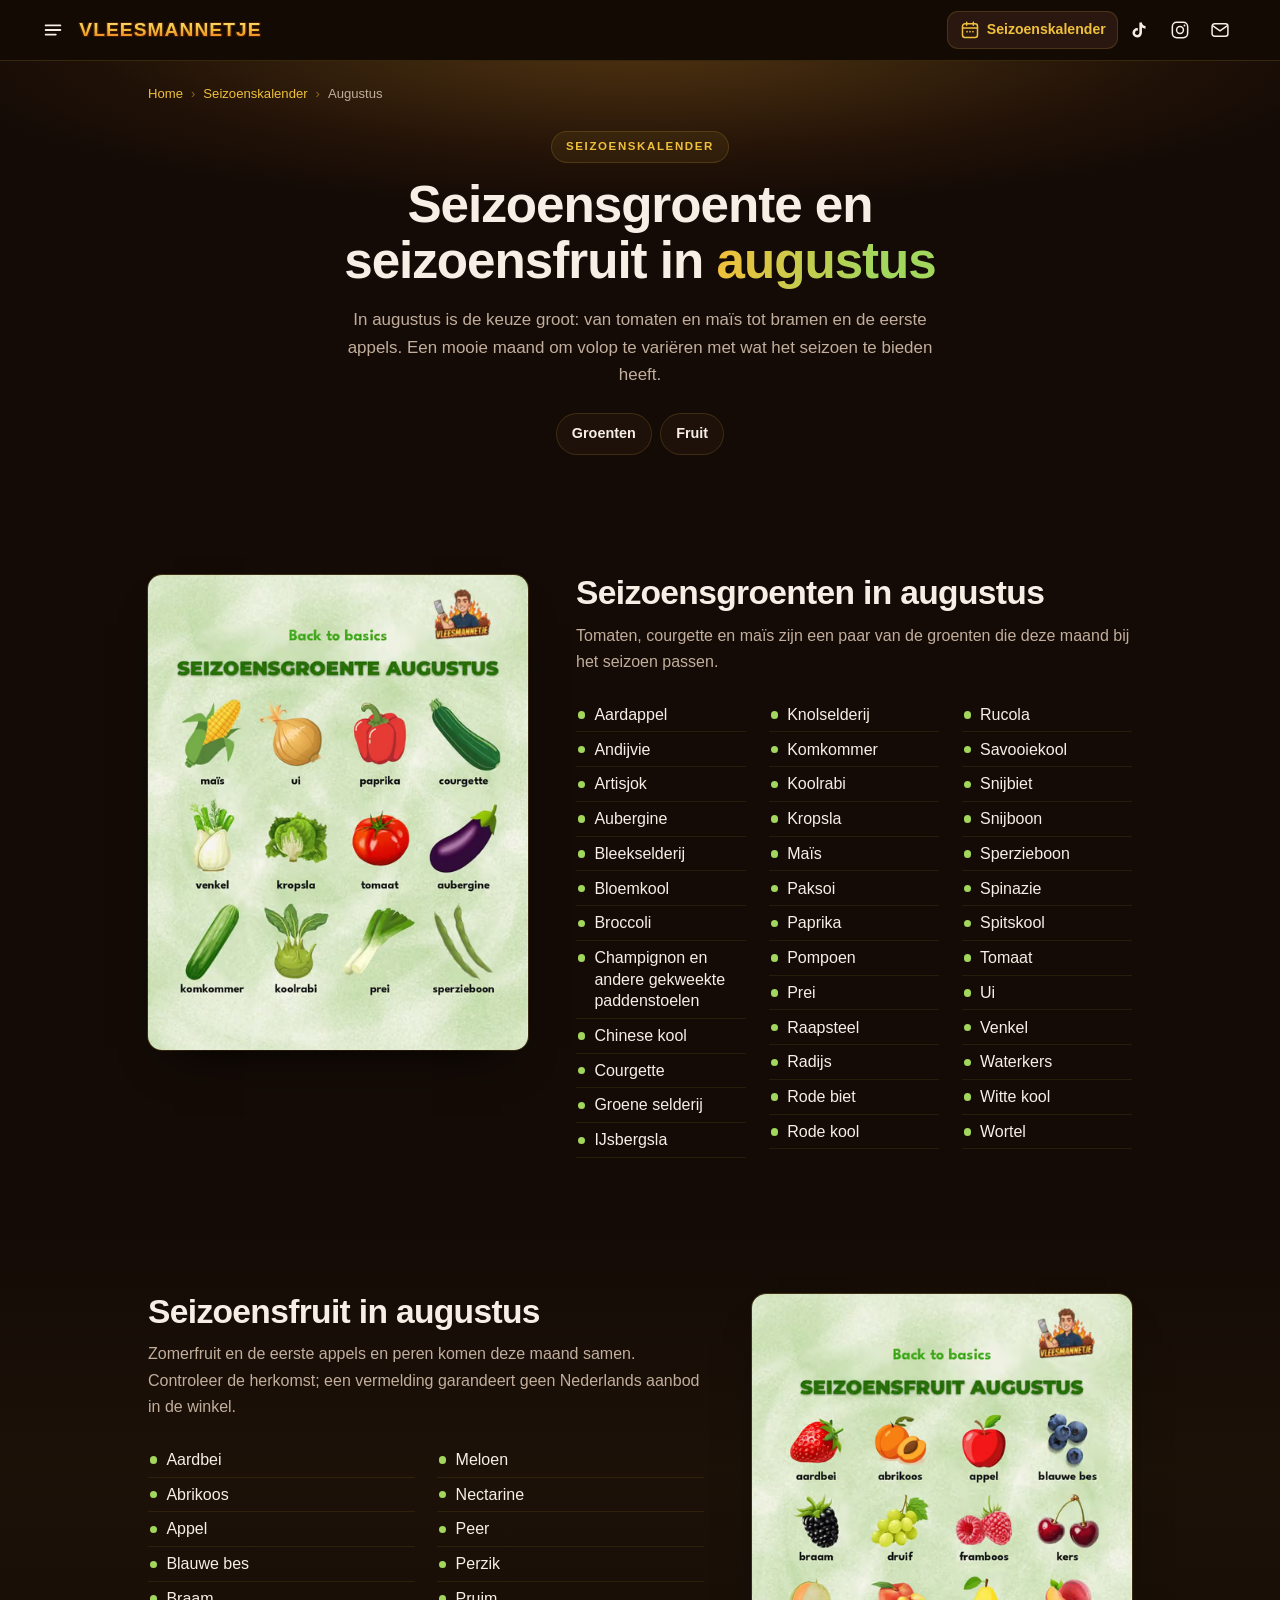
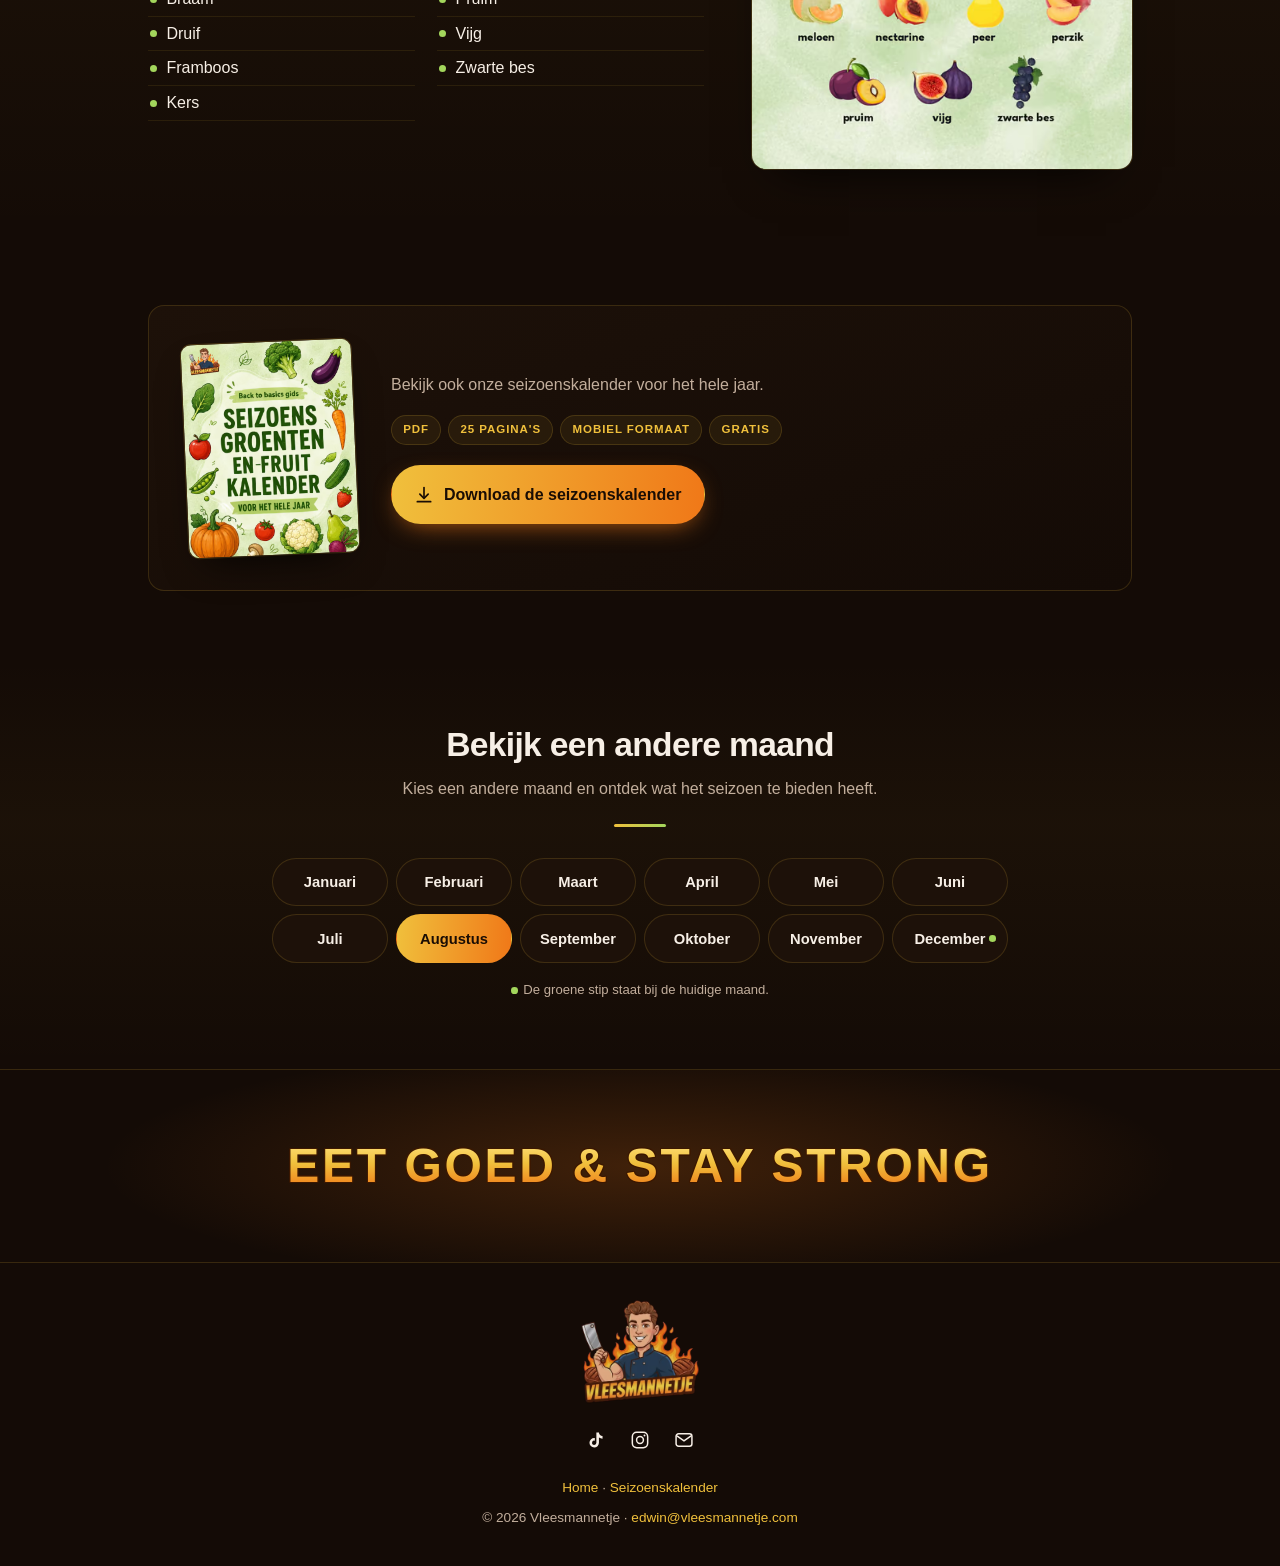
<file: seizoenskalender/augustus/index.html>
<!doctype html>
<html lang="nl">
<head>
<meta charset="utf-8">
<meta name="viewport" content="width=device-width, initial-scale=1">
<title>Seizoensgroente en seizoensfruit in augustus | Vleesmannetje</title>
<meta name="description" content="In augustus is de keuze groot: van tomaten en maïs tot bramen en de eerste appels. Bekijk het volledige overzicht van groente en fruit in augustus.">
<link rel="canonical" href="https://vleesmannetje.com/seizoenskalender/augustus/">
<meta name="theme-color" content="#140B06">
<meta name="color-scheme" content="dark">

<link rel="icon" href="/favicon.ico" sizes="any">
<link rel="icon" href="/assets/img/favicon-32.png" type="image/png" sizes="32x32">
<link rel="apple-touch-icon" href="/assets/img/apple-touch-icon.png">

<meta property="og:type" content="website">
<meta property="og:site_name" content="Vleesmannetje">
<meta property="og:locale" content="nl_NL">
<meta property="og:url" content="https://vleesmannetje.com/seizoenskalender/augustus/">
<meta property="og:title" content="Seizoensgroente en seizoensfruit in augustus">
<meta property="og:description" content="In augustus is de keuze groot: van tomaten en maïs tot bramen en de eerste appels. Bekijk het volledige overzicht van groente en fruit in augustus.">
<meta property="og:image" content="https://vleesmannetje.com/assets/img/kalender/og-augustus.jpg">
<meta property="og:image:width" content="1200">
<meta property="og:image:height" content="630">
<meta property="og:image:alt" content="Seizoenskalender augustus van Vleesmannetje">
<meta name="twitter:card" content="summary_large_image">
<meta name="twitter:title" content="Seizoensgroente en seizoensfruit in augustus">
<meta name="twitter:description" content="In augustus is de keuze groot: van tomaten en maïs tot bramen en de eerste appels. Bekijk het volledige overzicht van groente en fruit in augustus.">
<meta name="twitter:image" content="https://vleesmannetje.com/assets/img/kalender/og-augustus.jpg">

<style>
:root{
  --ink:#140b06; --ink-2:#1d1109; --ink-3:#2a1810;
  --line:rgba(240,192,60,.16);
  --flame:#f07818; --gold:#f0c03c; --gold-hi:#ffe07a;
  --cream:#f7efe6; --muted:#c2ae9c; --outline:#3c1800;
  --leaf:#a3d65c;
  --wrap:64rem; --wrap-breed:100rem; --r:16px;
}
*,*::before,*::after{box-sizing:border-box}
html{-webkit-text-size-adjust:100%;scroll-behavior:smooth}
@media (prefers-reduced-motion:reduce){html{scroll-behavior:auto}
  *,*::before,*::after{animation-duration:.01ms!important;animation-iteration-count:1!important;transition-duration:.01ms!important}}
body{
  margin:0;background:var(--ink);color:var(--cream);
  font:400 1rem/1.65 -apple-system,BlinkMacSystemFont,"Segoe UI",Roboto,Helvetica,Arial,sans-serif;
  -webkit-font-smoothing:antialiased;overflow-x:hidden;
}
img{max-width:100%;height:auto;display:block}
a{color:inherit;text-decoration:none}
h1,h2,h3{margin:0;line-height:1.1;letter-spacing:-.02em;font-weight:800}
p{margin:0}
:focus-visible{outline:2px solid var(--gold);outline-offset:3px;border-radius:4px}
.wrap{width:100%;max-width:var(--wrap);margin:0 auto;padding:0 1.25rem}
.wrap--breed{max-width:var(--wrap-breed)}
.skip{position:absolute;left:-999px;top:0;z-index:99;background:var(--gold);color:var(--ink);padding:.6rem 1rem;font-weight:700}
.skip:focus{left:.5rem;top:.5rem}
.sr{position:absolute;width:1px;height:1px;overflow:hidden;clip:rect(0 0 0 0);white-space:nowrap}

.wordmark{
  font-weight:900;text-transform:uppercase;letter-spacing:.055em;line-height:1;
  background:linear-gradient(180deg,var(--gold-hi) 0%,var(--gold) 44%,var(--flame) 100%);
  -webkit-background-clip:text;background-clip:text;color:transparent;
  filter:
    drop-shadow(0 1px 0 var(--outline)) drop-shadow(0 -1px 0 var(--outline))
    drop-shadow(1px 0 0 var(--outline)) drop-shadow(-1px 0 0 var(--outline));
}

/* ---------- header ---------- */
.hdr{
  position:sticky;top:0;z-index:20;
  background:rgba(20,11,6,.82);backdrop-filter:saturate(140%) blur(12px);
  -webkit-backdrop-filter:saturate(140%) blur(12px);
  border-bottom:1px solid var(--line);
}
.hdr .wrap{display:flex;align-items:center;justify-content:space-between;gap:.75rem;min-height:60px}
.hdr__logo{font-size:1.05rem;white-space:nowrap;min-width:0}
.hdr__nav{display:flex;align-items:center;gap:.15rem;flex:none}
.ico,.navlink{
  display:grid;place-items:center;width:38px;height:38px;border-radius:11px;
  color:var(--cream);border:1px solid transparent;transition:color .18s,background .18s,border-color .18s,transform .18s;
}
.ico:hover,.ico:focus-visible,.navlink:hover,.navlink:focus-visible,.navlink[aria-current]{color:var(--gold);background:var(--ink-3);border-color:var(--line)}
.ico:hover,.ico:focus-visible{transform:translateY(-1px)}
.ico svg,.navlink svg{width:20px;height:20px}
.navlink span{position:absolute;width:1px;height:1px;overflow:hidden;clip:rect(0 0 0 0);white-space:nowrap}

/* ---------- uitschuifmenu ---------- */
.hdr__start{display:flex;align-items:center;gap:.4rem;min-width:0}
.menuknop,.lade__sluit{
  display:grid;place-items:center;flex:none;width:40px;height:40px;border-radius:11px;
  color:var(--cream);border:1px solid transparent;transition:color .18s,background .18s,border-color .18s;
}
.menuknop{margin-left:-.5rem}
.menuknop:hover,.menuknop:focus-visible,.lade__sluit:hover,.lade__sluit:focus-visible{color:var(--gold);background:var(--ink-3);border-color:var(--line)}
.menuknop svg,.lade__sluit svg{width:22px;height:22px}
.lade{position:fixed;inset:0;z-index:40;visibility:hidden;transition:visibility 0s .3s}
.lade:target,.lade.is-open{visibility:visible;transition:none}
.lade__achter{position:absolute;inset:0;background:rgba(8,4,2,.62);opacity:0;transition:opacity .3s}
.lade:target .lade__achter,.lade.is-open .lade__achter{opacity:1}
.lade__paneel{
  position:relative;display:flex;flex-direction:column;width:min(21rem,86vw);height:100%;overflow-y:auto;
  padding:.6rem 1rem 1.5rem;background:var(--ink-2);border-right:1px solid var(--line);
  box-shadow:24px 0 60px -30px rgba(0,0,0,.95);transform:translateX(-102%);transition:transform .3s cubic-bezier(.2,.8,.2,1);
}
.lade:target .lade__paneel,.lade.is-open .lade__paneel{transform:none}
.lade__kop{display:flex;align-items:center;justify-content:space-between;gap:.75rem;min-height:48px;margin-bottom:.9rem;padding-left:.75rem}
.lade__merk{font-size:1rem}
.lade__groep{margin:1.3rem 0 .35rem;padding:0 .75rem;color:var(--gold);font-size:.72rem;font-weight:700;letter-spacing:.16em;text-transform:uppercase}
.lade__lijst{list-style:none;margin:0;padding:0;display:grid;gap:.15rem}
.lade__lijst a{
  display:flex;align-items:center;gap:.8rem;padding:.72rem .75rem;border-radius:12px;font-weight:700;font-size:1.02rem;line-height:1.25;
  border:1px solid transparent;transition:background .18s,border-color .18s,color .18s;
}
.lade__lijst a:hover,.lade__lijst a:focus-visible{background:var(--ink-3);border-color:var(--line);color:var(--gold)}
.lade__lijst a[aria-current]{background:rgba(240,192,60,.07);border-color:var(--line)}
.lade__lijst svg{width:20px;height:20px;flex:none;color:var(--gold)}
.lade__lijst small{display:block;margin-top:.15rem;color:var(--muted);font-size:.8rem;font-weight:500}
.lade__sociaal{display:flex;gap:.35rem;margin-top:auto;padding:1.25rem .4rem 0;border-top:1px solid var(--line)}
html.lade-open{overflow:hidden}
/* smalle schermen: kalender en mail staan in het menu, zo past het woordmerk naast de menuknop */
@media (max-width:29.99rem){.hdr__nav .navlink,.hdr__mail{display:none}}
@media (max-width:22.5rem){.hdr__logo{font-size:.94rem}}

/* ---------- algemeen ---------- */
.eyebrow{
  display:inline-block;margin:0 0 .9rem;padding:.34rem .85rem;border-radius:999px;
  border:1px solid var(--line);background:rgba(240,192,60,.07);
  color:var(--gold);font-size:.72rem;font-weight:700;letter-spacing:.14em;text-transform:uppercase;
}
h1{font-size:clamp(1.85rem,6.8vw,3.2rem)}
h1 .leaf{
  background:linear-gradient(100deg,var(--gold) 4%,var(--leaf) 72%);
  -webkit-background-clip:text;background-clip:text;color:transparent;
}
.lede{margin:1rem auto 0;max-width:38rem;color:var(--muted);font-size:1.06rem}
.btn{
  display:inline-flex;align-items:center;justify-content:center;gap:.6rem;
  padding:.95rem 1.4rem;border-radius:999px;font-weight:700;font-size:1rem;
  border:1px solid transparent;transition:transform .18s,box-shadow .18s,background .18s,border-color .18s;
}
.btn svg{width:20px;height:20px;flex:none}
.btn:hover,.btn:focus-visible{transform:translateY(-2px)}
.btn--tt{
  background:linear-gradient(96deg,var(--gold),var(--flame));color:#1a0d04;
  box-shadow:0 8px 26px -10px rgba(240,120,24,.85);
}
.btn--tt:hover,.btn--tt:focus-visible{box-shadow:0 12px 32px -10px rgba(240,120,24,1)}
.btn--ig{background:var(--ink-3);color:var(--cream);border-color:var(--line)}
.btn--ig:hover,.btn--ig:focus-visible{border-color:var(--gold);color:var(--gold)}

section[id]{scroll-margin-top:72px}
.sect{padding:3rem 0}
.sect--alt{background:linear-gradient(180deg,transparent,rgba(240,192,60,.035) 40%,transparent)}
.sect__head{text-align:center;max-width:38rem;margin:0 auto 1.9rem}
h2{font-size:clamp(1.45rem,4.4vw,2.1rem)}
.sect__head p{margin-top:.7rem;color:var(--muted)}
.rule{width:52px;height:3px;margin:1.4rem auto 0;border-radius:3px;background:linear-gradient(90deg,var(--gold),var(--leaf))}

/* ---------- kop van de pagina ---------- */
.khero{position:relative;padding:1.1rem 0 2.5rem;overflow:hidden}
.khero::before{
  content:"";position:absolute;inset:-30% -30% auto;height:120%;pointer-events:none;
  background:
    radial-gradient(52% 42% at 50% 24%,rgba(240,120,24,.2),transparent 68%),
    radial-gradient(40% 34% at 50% 18%,rgba(163,214,92,.12),transparent 70%);
}
.khero .wrap{position:relative}
.crumbs{display:flex;flex-wrap:wrap;align-items:center;gap:.35rem .5rem;margin:0 0 1.6rem;padding:0;list-style:none;font-size:.82rem;color:var(--muted)}
.crumbs li{display:flex;align-items:center;gap:.5rem}
.crumbs li+li::before{content:"\203A";color:rgba(240,192,60,.5)}
.crumbs a{color:var(--gold)}
.crumbs a:hover,.crumbs a:focus-visible{text-decoration:underline;text-underline-offset:3px}
.khero__kop{text-align:center;max-width:46rem;margin:0 auto}
.khero__nu{margin-top:1.6rem}
.sprong{display:flex;flex-wrap:wrap;justify-content:center;gap:.5rem;margin:1.5rem 0 0;padding:0;list-style:none}
.sprong a{display:inline-flex;align-items:center;gap:.45rem;padding:.5rem .95rem;border-radius:999px;
  border:1px solid var(--line);background:var(--ink-2);font-size:.9rem;font-weight:600;transition:border-color .18s,color .18s}
.sprong a:hover,.sprong a:focus-visible{border-color:var(--gold);color:var(--gold)}

/* kop met foto: alle tekst wit, een zacht verloop maakt de tekst leesbaar */
.khero.khero--foto{display:grid;min-height:clamp(34rem,86svh,40rem);padding:0;isolation:isolate;color:#fff}
.khero--foto::before{display:none}
.khero__foto{position:absolute;inset:0;z-index:-2}
.khero__foto img{width:100%;height:100%;object-fit:cover;object-position:var(--focus,50% 50%)}
.khero--foto::after{
  content:"";position:absolute;inset:0;z-index:-1;pointer-events:none;
  background:
    linear-gradient(180deg,rgba(14,8,4,.5) 0%,rgba(14,8,4,0) 22%),
    linear-gradient(0deg,rgba(14,8,4,.92) 0%,rgba(14,8,4,.72) 34%,rgba(14,8,4,.18) 66%,rgba(14,8,4,0) 80%);
}
.khero__laag{display:flex;flex-direction:column;justify-content:space-between;gap:2.5rem;padding-top:1.1rem;padding-bottom:2.25rem}
.khero--foto .crumbs{margin:0;color:#fff;text-shadow:0 1px 8px rgba(0,0,0,.45)}
.khero--foto .crumbs a{color:#fff}
.khero--foto .crumbs li+li::before{color:#fff}
.khero--foto .khero__kop{text-align:left;margin:0;max-width:42rem}
.khero--foto .eyebrow{color:#fff;border-color:rgba(255,255,255,.5);background:rgba(14,8,4,.28)}
.khero--foto h1{max-width:11.5em;color:#fff;text-shadow:0 2px 22px rgba(0,0,0,.4);font-size:clamp(1.85rem,5.4vw,2.6rem)}
.khero__tekst{margin-top:.95rem;max-width:30rem;color:#fff;font-size:1.06rem;text-shadow:0 1px 12px rgba(0,0,0,.5)}
.khero--foto .khero__nu{margin-top:1.5rem}
.btn--glas{
  color:#fff;border-color:rgba(255,255,255,.6);background:rgba(14,8,4,.42);
  -webkit-backdrop-filter:blur(8px);backdrop-filter:blur(8px);
}
.btn--glas:hover,.btn--glas:focus-visible{border-color:#fff;background:rgba(14,8,4,.62)}

/* ---------- intro ---------- */
.tekst{max-width:40rem;margin:0 auto;color:var(--muted);font-size:1.03rem}
.tekst p+p{margin-top:1rem}
.tekst p:first-child{color:var(--cream);font-size:1.1rem}

/* ---------- maandkaarten ---------- */
.maanden{list-style:none;margin:0;padding:0;display:grid;grid-template-columns:repeat(2,minmax(0,1fr));gap:.75rem}
.mkaart{
  position:relative;display:flex;flex-direction:column;height:100%;overflow:hidden;
  border:1px solid var(--line);border-radius:var(--r);background:linear-gradient(160deg,var(--ink-2),var(--ink));
  transition:border-color .2s,transform .2s,box-shadow .2s;
}
.mkaart:hover,.mkaart:focus-visible{border-color:rgba(240,192,60,.55);transform:translateY(-3px);box-shadow:0 18px 36px -24px rgba(0,0,0,.95)}
.mkaart img{width:100%;aspect-ratio:10/7;object-fit:cover}
.mkaart__body{display:flex;flex-direction:column;gap:.25rem;padding:.75rem .85rem .95rem}
.mkaart h3{font-size:1.08rem}
.mkaart__link{display:inline-flex;align-items:center;gap:.3rem;color:var(--gold);font-size:.84rem;font-weight:700}
.mkaart__link svg{width:16px;height:16px;transition:transform .2s}
.mkaart:hover .mkaart__link svg,.mkaart:focus-visible .mkaart__link svg{transform:translateX(3px)}
.mkaart__nu{
  display:none;position:absolute;top:.55rem;left:.55rem;padding:.26rem .6rem;border-radius:999px;
  background:var(--gold);color:#1a0d04;font-size:.66rem;font-weight:800;letter-spacing:.07em;text-transform:uppercase;
  box-shadow:0 6px 16px -6px rgba(0,0,0,.6);
}
.mkaart.is-nu{border-color:var(--gold);box-shadow:0 0 0 1px var(--gold)}
.mkaart.is-nu .mkaart__nu{display:block}

/* ---------- download ---------- */
.gids{
  display:grid;gap:1.5rem;align-items:center;
  border:1px solid var(--line);border-radius:var(--r);padding:1.5rem;
  background:linear-gradient(160deg,var(--ink-2),var(--ink));
}
.gids__cover{
  justify-self:center;width:min(56vw,200px);border-radius:10px;
  box-shadow:0 18px 40px -18px rgba(0,0,0,.9),0 0 0 1px rgba(240,192,60,.22);
  transform:rotate(-2.5deg);transition:transform .25s;
}
.gids:hover .gids__cover{transform:rotate(0) translateY(-3px)}
.gids h2,.gids h3{font-size:clamp(1.25rem,4vw,1.6rem);margin-bottom:.55rem}
.gids p{color:var(--muted)}
.gids__meta{display:flex;flex-wrap:wrap;gap:.45rem;margin:1rem 0 0;list-style:none;padding:0}
.gids__meta li{
  padding:.28rem .7rem;border-radius:999px;border:1px solid var(--line);
  background:rgba(240,192,60,.07);color:var(--gold);font-size:.72rem;font-weight:700;
  letter-spacing:.08em;text-transform:uppercase;
}
.gids .btn{margin-top:1.3rem}
.gids--klein .gids__cover{width:min(40vw,150px)}
.gids--breed .gids__actie .btn{margin-top:0}

/* ---------- maandpagina: beeld en lijst ---------- */
.duo{display:grid;gap:1.3rem;grid-template-areas:"kop" "img" "lijst"}
.duo__kop{grid-area:kop}
.duo__kop p{margin-top:.65rem;color:var(--muted)}
.duo__img{grid-area:img;margin:0;justify-self:center;width:100%;max-width:420px}
.duo__img img{width:100%;border-radius:14px;box-shadow:0 24px 46px -26px rgba(0,0,0,.95),0 0 0 1px rgba(240,192,60,.2)}
.duo__lijst{grid-area:lijst}
.lijst{list-style:none;margin:0;padding:0;columns:2;column-gap:1.4rem}
.lijst li{
  break-inside:avoid;position:relative;padding:.38rem 0 .38rem 1.15rem;
  border-bottom:1px solid rgba(240,192,60,.09);line-height:1.35;
}
.lijst li::before{content:"";position:absolute;left:.12rem;top:.84rem;width:.46rem;height:.46rem;border-radius:50%;background:var(--leaf)}
.lijst small{display:block;margin-top:.12rem;color:var(--muted);font-size:.78rem;line-height:1.35}
.noot{margin-top:1.1rem;padding:.8rem 1rem;border-radius:12px;border:1px solid var(--line);background:rgba(240,192,60,.06);color:var(--muted);font-size:.9rem}

/* ---------- maandnavigatie ---------- */
.mnav ul{list-style:none;margin:0 auto;padding:0;display:grid;grid-template-columns:repeat(3,minmax(0,1fr));gap:.5rem;max-width:46rem}
.mnav a{
  position:relative;display:block;text-align:center;padding:.7rem .4rem;border-radius:999px;
  border:1px solid var(--line);background:var(--ink-2);font-weight:700;font-size:.92rem;
  transition:border-color .18s,color .18s,transform .18s;
}
.mnav a:hover,.mnav a:focus-visible{border-color:var(--gold);color:var(--gold);transform:translateY(-1px)}
.mnav a[aria-current="page"]{background:linear-gradient(96deg,var(--gold),var(--flame));color:#1a0d04;border-color:transparent}
.mnav a.is-nu::after{content:"";position:absolute;top:50%;right:.7rem;width:.42rem;height:.42rem;margin-top:-.21rem;border-radius:50%;background:var(--leaf)}
.mnav__legenda{margin-top:1rem;text-align:center;color:var(--muted);font-size:.82rem}
.mnav__legenda i{display:inline-block;width:.42rem;height:.42rem;margin-right:.35rem;border-radius:50%;background:var(--leaf);vertical-align:middle}

/* ---------- afsluiter en footer ---------- */
.signoff{
  position:relative;text-align:center;padding:3.5rem 0;overflow:hidden;
  border-top:1px solid var(--line);border-bottom:1px solid var(--line);
}
.signoff::before{
  content:"";position:absolute;inset:0;pointer-events:none;
  background:radial-gradient(60% 90% at 50% 50%,rgba(240,120,24,.2),transparent 70%);
}
.signoff p{position:relative;font-size:clamp(1.45rem,6.4vw,3rem)}
.signoff .wrap{position:relative}
.ftr{padding:2.25rem 0;text-align:center;color:var(--muted);font-size:.85rem}
.ftr__logo{width:120px;margin:0 auto 1.1rem;opacity:.9}
.ftr__nav{display:flex;justify-content:center;gap:.35rem;margin-bottom:1.1rem}
.ftr a.txt{color:var(--gold)}
.ftr__links{margin-bottom:.5rem}

@media (min-width:30rem){
  .mnav ul{grid-template-columns:repeat(4,minmax(0,1fr))}
}
@media (min-width:40rem){
  .navlink{display:flex;gap:.45rem;width:auto;padding:0 .7rem;font-size:.88rem;font-weight:700}
  .navlink span{position:static;width:auto;height:auto;overflow:visible;clip:auto}
  .maanden{grid-template-columns:repeat(3,minmax(0,1fr));gap:1rem}
}
@media (min-width:48rem){
  .hdr__logo{font-size:1.2rem}
  .wrap--breed{padding:0 clamp(1.5rem,3.2vw,3rem)}
  .khero{padding:1.4rem 0 3.25rem}
  .khero.khero--foto{min-height:clamp(30rem,72vh,42rem)}
  .khero__laag{padding-top:1.4rem;padding-bottom:3.5rem}
  .khero__tekst{font-size:1.14rem}
  .sect{padding:4.25rem 0}
  .gids{grid-template-columns:230px 1fr;gap:2.25rem;padding:2.25rem}
  .gids__cover{width:230px}
  .gids--klein{grid-template-columns:170px 1fr}
  .gids--klein .gids__cover{width:170px}
  .gids--breed{grid-template-areas:"cover tekst" "cover actie";row-gap:1.3rem;align-content:center}
  .gids--breed>picture{grid-area:cover}
  .gids--breed .gids__tekst{grid-area:tekst}
  .gids--breed .gids__actie{grid-area:actie}
  .mnav ul{grid-template-columns:repeat(6,minmax(0,1fr))}
  .signoff{padding:4.5rem 0}
}
/* staande tablets: de staande foto, met een hogere kop zodat hand en tekst onder elkaar passen */
@media (min-width:48rem) and (max-aspect-ratio:6/5){
  .khero.khero--foto{min-height:clamp(34rem,80vh,60rem)}
}
@media (min-width:52rem){
  .duo{grid-template-columns:380px minmax(0,1fr);grid-template-rows:auto 1fr;column-gap:3rem;row-gap:1.4rem;
    grid-template-areas:"img kop" "img lijst";align-items:start}
  .duo--om{grid-template-columns:minmax(0,1fr) 380px;grid-template-areas:"kop img" "lijst img"}
}
@media (min-width:60rem){
  .maanden{grid-template-columns:repeat(4,minmax(0,1fr))}
  .lijst--lang{columns:3}
}
@media (min-width:64rem){
  .gids--breed{grid-template-columns:250px minmax(0,1fr) auto;grid-template-areas:"cover tekst actie";column-gap:3rem;padding:2.5rem 3rem}
  .gids--breed .gids__cover{width:250px}
  .gids--breed h2{font-size:clamp(1.6rem,2.3vw,2.05rem)}
  .gids--breed p{max-width:42rem;font-size:1.05rem}
  .gids--breed .gids__actie{align-self:center}
}
@media (min-width:80rem){
  /* vanaf hier staat de tekst links naast het onderwerp: verloop van links */
  .khero--foto h1{font-size:3.2rem}
  .khero__tekst{max-width:36rem}
  .khero--foto::after{
    background:
      linear-gradient(180deg,rgba(14,8,4,.45) 0%,rgba(14,8,4,0) 20%),
      linear-gradient(90deg,rgba(14,8,4,.76) 0%,rgba(14,8,4,.52) 34%,rgba(14,8,4,.08) 62%,rgba(14,8,4,0) 78%),
      linear-gradient(0deg,rgba(20,11,6,.8) 0%,rgba(20,11,6,0) 18%);
  }
  .maanden{gap:1.5rem}
  .mkaart__body{padding:.95rem 1.15rem 1.15rem}
  .mkaart h3{font-size:1.24rem}
  .mkaart__link{font-size:.9rem}
}
</style>
</head>
<body>
<a class="skip" href="#main">Naar de inhoud</a>

<header class="hdr">
  <div class="wrap wrap--breed">
    <div class="hdr__start">
      <a class="menuknop" href="#menu" aria-controls="menu" aria-label="Menu openen">
        <svg viewBox="0 0 24 24" fill="none" stroke="currentColor" stroke-width="2" stroke-linecap="round" aria-hidden="true"><path d="M4 7h16M4 12h16M4 17h11"/></svg>
      </a>
      <a class="hdr__logo wordmark" href="/">Vleesmannetje</a>
    </div>
    <nav class="hdr__nav" aria-label="Snelmenu">
      <a class="navlink" href="/seizoenskalender/" aria-current="true">
        <svg viewBox="0 0 24 24" fill="none" stroke="currentColor" stroke-width="1.8" stroke-linecap="round" aria-hidden="true"><rect x="3" y="4.5" width="18" height="16.5" rx="3"/><path d="M3 9.5h18M8 2.8v3.4M16 2.8v3.4"/><circle cx="8.5" cy="14" r="1" fill="currentColor" stroke="none"/><circle cx="12" cy="14" r="1" fill="currentColor" stroke="none"/><circle cx="15.5" cy="14" r="1" fill="currentColor" stroke="none"/></svg><span>Seizoenskalender</span>
      </a>
      <a class="ico" href="https://www.tiktok.com/@vleesmannetje" target="_blank" rel="me noopener" aria-label="Vleesmannetje op TikTok">
        <svg viewBox="0 0 24 24" fill="currentColor" aria-hidden="true"><path d="M16.6 5.82A4.28 4.28 0 0 1 15.54 3h-3.09v12.4a2.59 2.59 0 0 1-2.59 2.5 2.59 2.59 0 1 1 .72-5.08v-3.13a5.7 5.7 0 0 0-.72-.05A5.69 5.69 0 1 0 15.54 15.4V9.01a7.35 7.35 0 0 0 4.3 1.38V7.3a4.29 4.29 0 0 1-3.24-1.48Z"/></svg>
      </a>
      <a class="ico" href="https://www.instagram.com/vleesmannetje/" target="_blank" rel="me noopener" aria-label="Vleesmannetje op Instagram">
        <svg viewBox="0 0 24 24" fill="none" stroke="currentColor" stroke-width="1.8" aria-hidden="true"><rect x="2.8" y="2.8" width="18.4" height="18.4" rx="5.2"/><circle cx="12" cy="12" r="4.1"/><circle cx="17.4" cy="6.6" r="1.15" fill="currentColor" stroke="none"/></svg>
      </a>
      <a class="ico hdr__mail" href="mailto:edwin@vleesmannetje.com" aria-label="Mail Vleesmannetje">
        <svg viewBox="0 0 24 24" fill="none" stroke="currentColor" stroke-width="1.8" aria-hidden="true"><rect x="2.5" y="4.5" width="19" height="15" rx="3"/><path d="m3.5 7 8.5 6 8.5-6"/></svg>
      </a>
    </nav>
  </div>
</header>

<div class="lade" id="menu">
  <a class="lade__achter" href="#" tabindex="-1" aria-hidden="true" data-sluit></a>
  <div class="lade__paneel" role="dialog" aria-modal="true" aria-label="Menu">
    <div class="lade__kop">
      <span class="lade__merk wordmark">Vleesmannetje</span>
      <a class="lade__sluit" href="#" aria-label="Menu sluiten" data-sluit><svg viewBox="0 0 24 24" fill="none" stroke="currentColor" stroke-width="2" stroke-linecap="round" aria-hidden="true"><path d="M6 6l12 12M18 6 6 18"/></svg></a>
    </div>
    <nav aria-label="Hoofdmenu">
      <ul class="lade__lijst" role="list">
        <li><a href="/"><svg viewBox="0 0 24 24" fill="none" stroke="currentColor" stroke-width="1.8" stroke-linecap="round" stroke-linejoin="round" aria-hidden="true"><path d="M4 10.5 12 4l8 6.5V19a1 1 0 0 1-1 1h-4.5v-5.5h-5V20H5a1 1 0 0 1-1-1z"/></svg>Home</a></li>
        <li><a href="/#verhaal"><svg viewBox="0 0 24 24" fill="none" stroke="currentColor" stroke-width="1.8" stroke-linecap="round" aria-hidden="true"><circle cx="12" cy="8.2" r="3.7"/><path d="M4.8 20c.9-3.6 3.7-5.6 7.2-5.6s6.3 2 7.2 5.6"/></svg>Over mij</a></li>
      </ul>
      <p class="lade__groep">Inspiratie</p>
      <ul class="lade__lijst" role="list">
        <li><a href="/seizoenskalender/" aria-current="true"><svg viewBox="0 0 24 24" fill="none" stroke="currentColor" stroke-width="1.8" stroke-linecap="round" stroke-linejoin="round" aria-hidden="true"><path d="M5 19c0-8.5 5.5-14 15-14 0 9.5-5.5 15-14 15"/><path d="M5 19 13 11"/></svg><span>Seizoensgroenten<small>Groente en fruit per maand</small></span></a></li>
      </ul>
      <p class="lade__groep">Contact</p>
      <ul class="lade__lijst" role="list">
        <li><a href="/#contact"><svg viewBox="0 0 24 24" fill="none" stroke="currentColor" stroke-width="1.8" aria-hidden="true"><rect x="2.5" y="4.5" width="19" height="15" rx="3"/><path d="m3.5 7 8.5 6 8.5-6"/></svg>Samenwerken</a></li>
      </ul>
    </nav>
    <div class="lade__sociaal">
      <a class="ico" href="https://www.tiktok.com/@vleesmannetje" target="_blank" rel="me noopener" aria-label="Vleesmannetje op TikTok"><svg viewBox="0 0 24 24" fill="currentColor" aria-hidden="true"><path d="M16.6 5.82A4.28 4.28 0 0 1 15.54 3h-3.09v12.4a2.59 2.59 0 0 1-2.59 2.5 2.59 2.59 0 1 1 .72-5.08v-3.13a5.7 5.7 0 0 0-.72-.05A5.69 5.69 0 1 0 15.54 15.4V9.01a7.35 7.35 0 0 0 4.3 1.38V7.3a4.29 4.29 0 0 1-3.24-1.48Z"/></svg></a>
      <a class="ico" href="https://www.instagram.com/vleesmannetje/" target="_blank" rel="me noopener" aria-label="Vleesmannetje op Instagram"><svg viewBox="0 0 24 24" fill="none" stroke="currentColor" stroke-width="1.8" aria-hidden="true"><rect x="2.8" y="2.8" width="18.4" height="18.4" rx="5.2"/><circle cx="12" cy="12" r="4.1"/><circle cx="17.4" cy="6.6" r="1.15" fill="currentColor" stroke="none"/></svg></a>
      <a class="ico" href="mailto:edwin@vleesmannetje.com" aria-label="Mail Vleesmannetje"><svg viewBox="0 0 24 24" fill="none" stroke="currentColor" stroke-width="1.8" aria-hidden="true"><rect x="2.5" y="4.5" width="19" height="15" rx="3"/><path d="m3.5 7 8.5 6 8.5-6"/></svg></a>
    </div>
  </div>
</div>

<main id="main">

  <section class="khero">
    <div class="wrap">
      <ol class="crumbs" aria-label="Kruimelpad"><li><a href="/">Home</a></li><li><a href="/seizoenskalender/">Seizoenskalender</a></li><li aria-current="page">Augustus</li></ol>
      <div class="khero__kop">
        <span class="eyebrow">Seizoenskalender</span>
        <h1>Seizoensgroente en seizoensfruit in <span class="leaf">augustus</span></h1>
        <p class="lede">In augustus is de keuze groot: van tomaten en maïs tot bramen en de eerste appels. Een mooie maand om volop te variëren met wat het seizoen te bieden heeft.</p>
        <ul class="sprong" role="list">
          <li><a href="#groente">Groenten</a></li>
          <li><a href="#fruit">Fruit</a></li>
        </ul>
      </div>
    </div>
  </section>

  <section class="sect" id="groente">
    <div class="wrap">
      <div class="duo">
        <div class="duo__kop">
          <h2>Seizoensgroenten in augustus</h2>
          <p>Tomaten, courgette en maïs zijn een paar van de groenten die deze maand bij het seizoen passen.</p>
        </div>
        <figure class="duo__img">
        <picture>
          <source type="image/avif" sizes="(min-width:52rem) 380px, (min-width:30rem) 420px, calc(100vw - 2.5rem)" srcset="/assets/img/kalender/augustus-groente-480.avif 480w, /assets/img/kalender/augustus-groente-840.avif 840w">
          <source type="image/webp" sizes="(min-width:52rem) 380px, (min-width:30rem) 420px, calc(100vw - 2.5rem)" srcset="/assets/img/kalender/augustus-groente-480.webp 480w, /assets/img/kalender/augustus-groente-840.webp 840w">
          <img src="/assets/img/kalender/augustus-groente-480.webp" width="840" height="1050"
               alt="Kalenderbeeld met seizoensgroente in augustus: maïs, ui, paprika, courgette, venkel, kropsla, tomaat, aubergine, komkommer, koolrabi, prei en sperzieboon." decoding="async">
        </picture>
        </figure>
        <div class="duo__lijst">
          <ul class="lijst lijst--lang">
            <li>Aardappel</li><li>Andijvie</li><li>Artisjok</li><li>Aubergine</li><li>Bleekselderij</li><li>Bloemkool</li><li>Broccoli</li><li>Champignon en andere gekweekte paddenstoelen</li><li>Chinese kool</li><li>Courgette</li><li>Groene selderij</li><li>IJsbergsla</li><li>Knolselderij</li><li>Komkommer</li><li>Koolrabi</li><li>Kropsla</li><li>Maïs</li><li>Paksoi</li><li>Paprika</li><li>Pompoen</li><li>Prei</li><li>Raapsteel</li><li>Radijs</li><li>Rode biet</li><li>Rode kool</li><li>Rucola</li><li>Savooiekool</li><li>Snijbiet</li><li>Snijboon</li><li>Sperzieboon</li><li>Spinazie</li><li>Spitskool</li><li>Tomaat</li><li>Ui</li><li>Venkel</li><li>Waterkers</li><li>Witte kool</li><li>Wortel</li>
          </ul>
        </div>
      </div>
    </div>
  </section>

  <section class="sect sect--alt" id="fruit">
    <div class="wrap">
      <div class="duo duo--om">
        <div class="duo__kop">
          <h2>Seizoensfruit in augustus</h2>
          <p>Zomerfruit en de eerste appels en peren komen deze maand samen. Controleer de herkomst; een vermelding garandeert geen Nederlands aanbod in de winkel.</p>
        </div>
        <figure class="duo__img">
        <picture>
          <source type="image/avif" sizes="(min-width:52rem) 380px, (min-width:30rem) 420px, calc(100vw - 2.5rem)" srcset="/assets/img/kalender/augustus-fruit-480.avif 480w, /assets/img/kalender/augustus-fruit-840.avif 840w">
          <source type="image/webp" sizes="(min-width:52rem) 380px, (min-width:30rem) 420px, calc(100vw - 2.5rem)" srcset="/assets/img/kalender/augustus-fruit-480.webp 480w, /assets/img/kalender/augustus-fruit-840.webp 840w">
          <img src="/assets/img/kalender/augustus-fruit-480.webp" width="840" height="1050"
               alt="Kalenderbeeld met seizoensfruit in augustus: aardbei, abrikoos, appel, blauwe bes, braam, druif, framboos, kers, meloen, nectarine, peer, perzik, pruim, vijg en zwarte bes." loading="lazy" decoding="async">
        </picture>
        </figure>
        <div class="duo__lijst">
          <ul class="lijst">
            <li>Aardbei</li><li>Abrikoos</li><li>Appel</li><li>Blauwe bes</li><li>Braam</li><li>Druif</li><li>Framboos</li><li>Kers</li><li>Meloen</li><li>Nectarine</li><li>Peer</li><li>Perzik</li><li>Pruim</li><li>Vijg</li><li>Zwarte bes</li>
          </ul>
        </div>
      </div>
    </div>
  </section>

  <section class="sect" id="download">
    <div class="wrap">
      <div class="gids gids--klein">
        <picture>
          <source srcset="/assets/img/gids-cover.avif" type="image/avif">
          <img class="gids__cover" src="/assets/img/gids-cover.webp" width="520" height="650"
               alt="Cover van de seizoenskalender voor groente en fruit" loading="lazy" decoding="async">
        </picture>
        <div class="gids__tekst">

          <p>Bekijk ook onze seizoenskalender voor het hele jaar.</p>
          <ul class="gids__meta">
            <li>PDF</li><li>25 pagina's</li><li>Mobiel formaat</li><li>Gratis</li>
          </ul>
          <a class="btn btn--tt" href="/Seizoensgroente-Kalender-Vleesmannetje.pdf" download>
            <svg viewBox="0 0 24 24" fill="none" stroke="currentColor" stroke-width="2" stroke-linecap="round" stroke-linejoin="round" aria-hidden="true"><path d="M12 3v12"/><path d="m7 11 5 5 5-5"/><path d="M4 20h16"/></svg>
            Download de seizoenskalender
          </a>
        </div>
      </div>
    </div>
  </section>

  <section class="sect sect--alt" id="andere-maand">
    <div class="wrap">
      <div class="sect__head">
        <h2>Bekijk een andere maand</h2>
        <p>Kies een andere maand en ontdek wat het seizoen te bieden heeft.</p>
        <div class="rule"></div>
      </div>
      <nav class="mnav" aria-label="Maanden">
        <ul role="list">
          <li><a href="/seizoenskalender/januari/" data-maand="januari">Januari</a></li><li><a href="/seizoenskalender/februari/" data-maand="februari">Februari</a></li><li><a href="/seizoenskalender/maart/" data-maand="maart">Maart</a></li><li><a href="/seizoenskalender/april/" data-maand="april">April</a></li><li><a href="/seizoenskalender/mei/" data-maand="mei">Mei</a></li><li><a href="/seizoenskalender/juni/" data-maand="juni">Juni</a></li><li><a href="/seizoenskalender/juli/" data-maand="juli">Juli</a></li><li><a href="/seizoenskalender/augustus/" data-maand="augustus" aria-current="page">Augustus</a></li><li><a href="/seizoenskalender/september/" data-maand="september">September</a></li><li><a href="/seizoenskalender/oktober/" data-maand="oktober">Oktober</a></li><li><a href="/seizoenskalender/november/" data-maand="november">November</a></li><li><a href="/seizoenskalender/december/" data-maand="december">December</a></li>
        </ul>
        <p class="mnav__legenda" id="legenda" hidden><i aria-hidden="true"></i>De groene stip staat bij de huidige maand.</p>
      </nav>
    </div>
  </section>

  <section class="signoff">
    <div class="wrap"><p class="wordmark">Eet goed &amp; stay strong</p></div>
  </section>

</main>

<footer class="ftr">
  <div class="wrap">
    <picture>
      <source srcset="/assets/img/logo-300.avif" type="image/avif">
      <img class="ftr__logo" src="/assets/img/logo-300.webp" width="300" height="263" alt="" loading="lazy">
    </picture>
    <nav class="ftr__nav" aria-label="Sociale media">
      <a class="ico" href="https://www.tiktok.com/@vleesmannetje" target="_blank" rel="me noopener" aria-label="TikTok">
        <svg viewBox="0 0 24 24" fill="currentColor" aria-hidden="true"><path d="M16.6 5.82A4.28 4.28 0 0 1 15.54 3h-3.09v12.4a2.59 2.59 0 0 1-2.59 2.5 2.59 2.59 0 1 1 .72-5.08v-3.13a5.7 5.7 0 0 0-.72-.05A5.69 5.69 0 1 0 15.54 15.4V9.01a7.35 7.35 0 0 0 4.3 1.38V7.3a4.29 4.29 0 0 1-3.24-1.48Z"/></svg></a>
      <a class="ico" href="https://www.instagram.com/vleesmannetje/" target="_blank" rel="me noopener" aria-label="Instagram">
        <svg viewBox="0 0 24 24" fill="none" stroke="currentColor" stroke-width="1.8" aria-hidden="true"><rect x="2.8" y="2.8" width="18.4" height="18.4" rx="5.2"/><circle cx="12" cy="12" r="4.1"/><circle cx="17.4" cy="6.6" r="1.15" fill="currentColor" stroke="none"/></svg></a>
      <a class="ico" href="mailto:edwin@vleesmannetje.com" aria-label="Mail">
        <svg viewBox="0 0 24 24" fill="none" stroke="currentColor" stroke-width="1.8" aria-hidden="true"><rect x="2.5" y="4.5" width="19" height="15" rx="3"/><path d="m3.5 7 8.5 6 8.5-6"/></svg></a>
    </nav>
    <p class="ftr__links"><a class="txt" href="/">Home</a> &middot; <a class="txt" href="/seizoenskalender/">Seizoenskalender</a></p>
    <p>&copy; <span id="jaar">2026</span> Vleesmannetje &middot; <a class="txt" href="mailto:edwin@vleesmannetje.com">edwin@vleesmannetje.com</a></p>
  </div>
</footer>

<script>
(function(){
  var y=document.getElementById('jaar');if(y)y.textContent=new Date().getFullYear();
  var slugs=["januari", "februari", "maart", "april", "mei", "juni", "juli", "augustus", "september", "oktober", "november", "december"];
  var namen=["januari", "februari", "maart", "april", "mei", "juni", "juli", "augustus", "september", "oktober", "november", "december"];
  var m=new Date().getMonth(),slug=slugs[m];
  var els=document.querySelectorAll('[data-maand="'+slug+'"]');
  for(var i=0;i<els.length;i++){
    els[i].classList.add('is-nu');
    var sr=document.createElement('span');sr.className='sr';sr.textContent=', huidige maand';
    els[i].appendChild(sr);
  }
  var nu=document.getElementById('nu');
  if(nu){
    var a=nu.querySelector('a');a.href='/seizoenskalender/'+slug+'/';
    nu.querySelector('[data-naam]').textContent=namen[m];
    nu.hidden=false;
  }
  var leg=document.getElementById('legenda');if(leg)leg.hidden=false;
})();
</script>

<script>
(function(){
  var lade=document.getElementById('menu'),knop=document.querySelector('.menuknop');
  if(!lade||!knop)return;
  var html=document.documentElement;
  knop.setAttribute('role','button');knop.setAttribute('aria-expanded','false');
  function focusbaar(){return lade.querySelectorAll('.lade__paneel a[href]')}
  function open(){
    lade.classList.add('is-open');html.classList.add('lade-open');knop.setAttribute('aria-expanded','true');
    var l=lade.querySelector('.lade__lijst a');setTimeout(function(){if(l)l.focus()},60);
  }
  function dicht(terug){
    lade.classList.remove('is-open');html.classList.remove('lade-open');knop.setAttribute('aria-expanded','false');
    if(terug)knop.focus();
  }
  knop.addEventListener('click',function(e){e.preventDefault();lade.classList.contains('is-open')?dicht(true):open()});
  var s=lade.querySelectorAll('[data-sluit]');
  for(var i=0;i<s.length;i++)s[i].addEventListener('click',function(e){e.preventDefault();dicht(true)});
  var l=lade.querySelectorAll('.lade__lijst a');
  for(var j=0;j<l.length;j++)l[j].addEventListener('click',function(){dicht(false)});
  document.addEventListener('keydown',function(e){
    if(!lade.classList.contains('is-open'))return;
    if(e.key==='Escape'){dicht(true);return}
    if(e.key!=='Tab')return;
    var f=focusbaar(),eerste=f[0],laatste=f[f.length-1];
    if(e.shiftKey&&document.activeElement===eerste){e.preventDefault();laatste.focus()}
    else if(!e.shiftKey&&document.activeElement===laatste){e.preventDefault();eerste.focus()}
  });
})();
</script>
<script type="application/ld+json">
{"@context": "https://schema.org", "@graph": [{"@type": "WebPage", "@id": "https://vleesmannetje.com/seizoenskalender/augustus/#pagina", "url": "https://vleesmannetje.com/seizoenskalender/augustus/", "name": "Seizoensgroente en seizoensfruit in augustus", "description": "In augustus is de keuze groot: van tomaten en maïs tot bramen en de eerste appels. Bekijk het volledige overzicht van groente en fruit in augustus.", "inLanguage": "nl-NL", "isPartOf": {"@id": "https://vleesmannetje.com/#website"}, "primaryImageOfPage": "https://vleesmannetje.com/assets/img/kalender/augustus-groente-840.webp"}, {"@type": "BreadcrumbList", "itemListElement": [{"@type": "ListItem", "position": 1, "name": "Home", "item": "https://vleesmannetje.com/"}, {"@type": "ListItem", "position": 2, "name": "Seizoenskalender", "item": "https://vleesmannetje.com/seizoenskalender/"}, {"@type": "ListItem", "position": 3, "name": "Augustus", "item": "https://vleesmannetje.com/seizoenskalender/augustus/"}]}]}
</script>
</body>
</html>
</file>
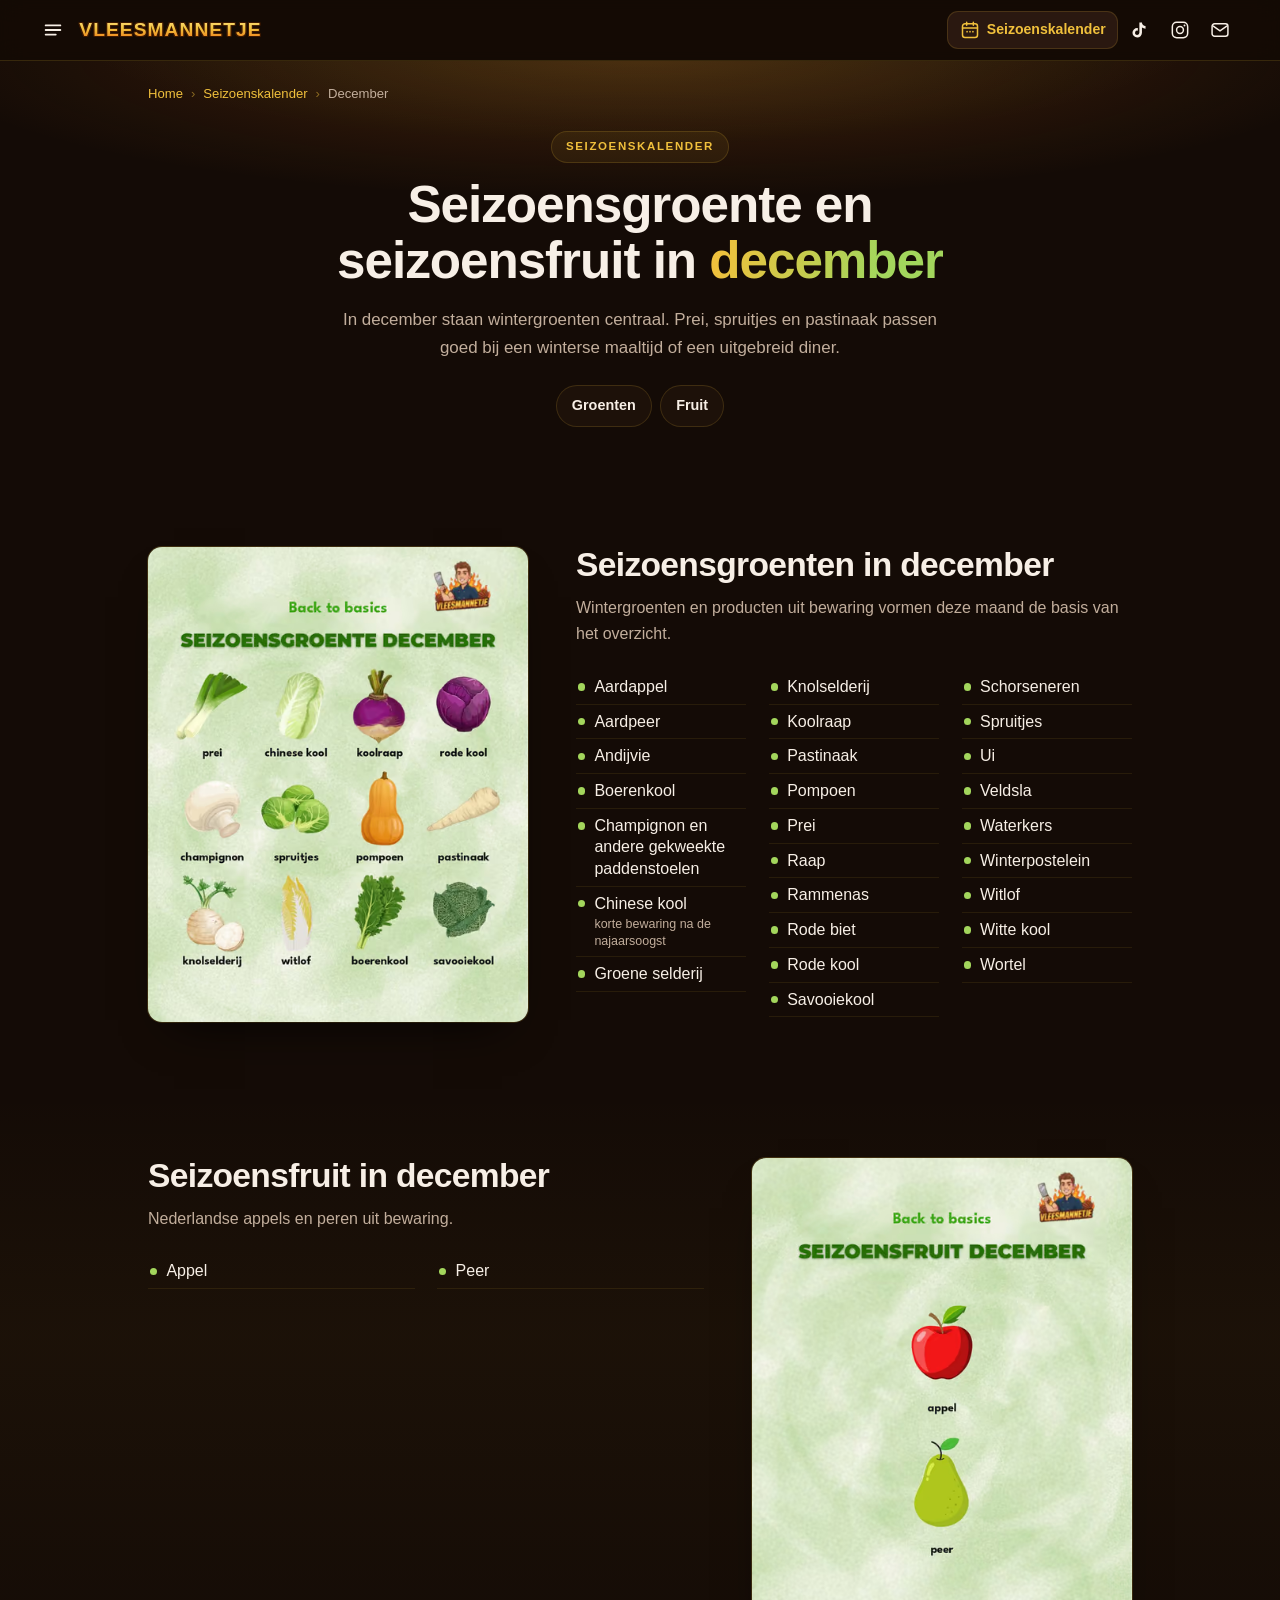
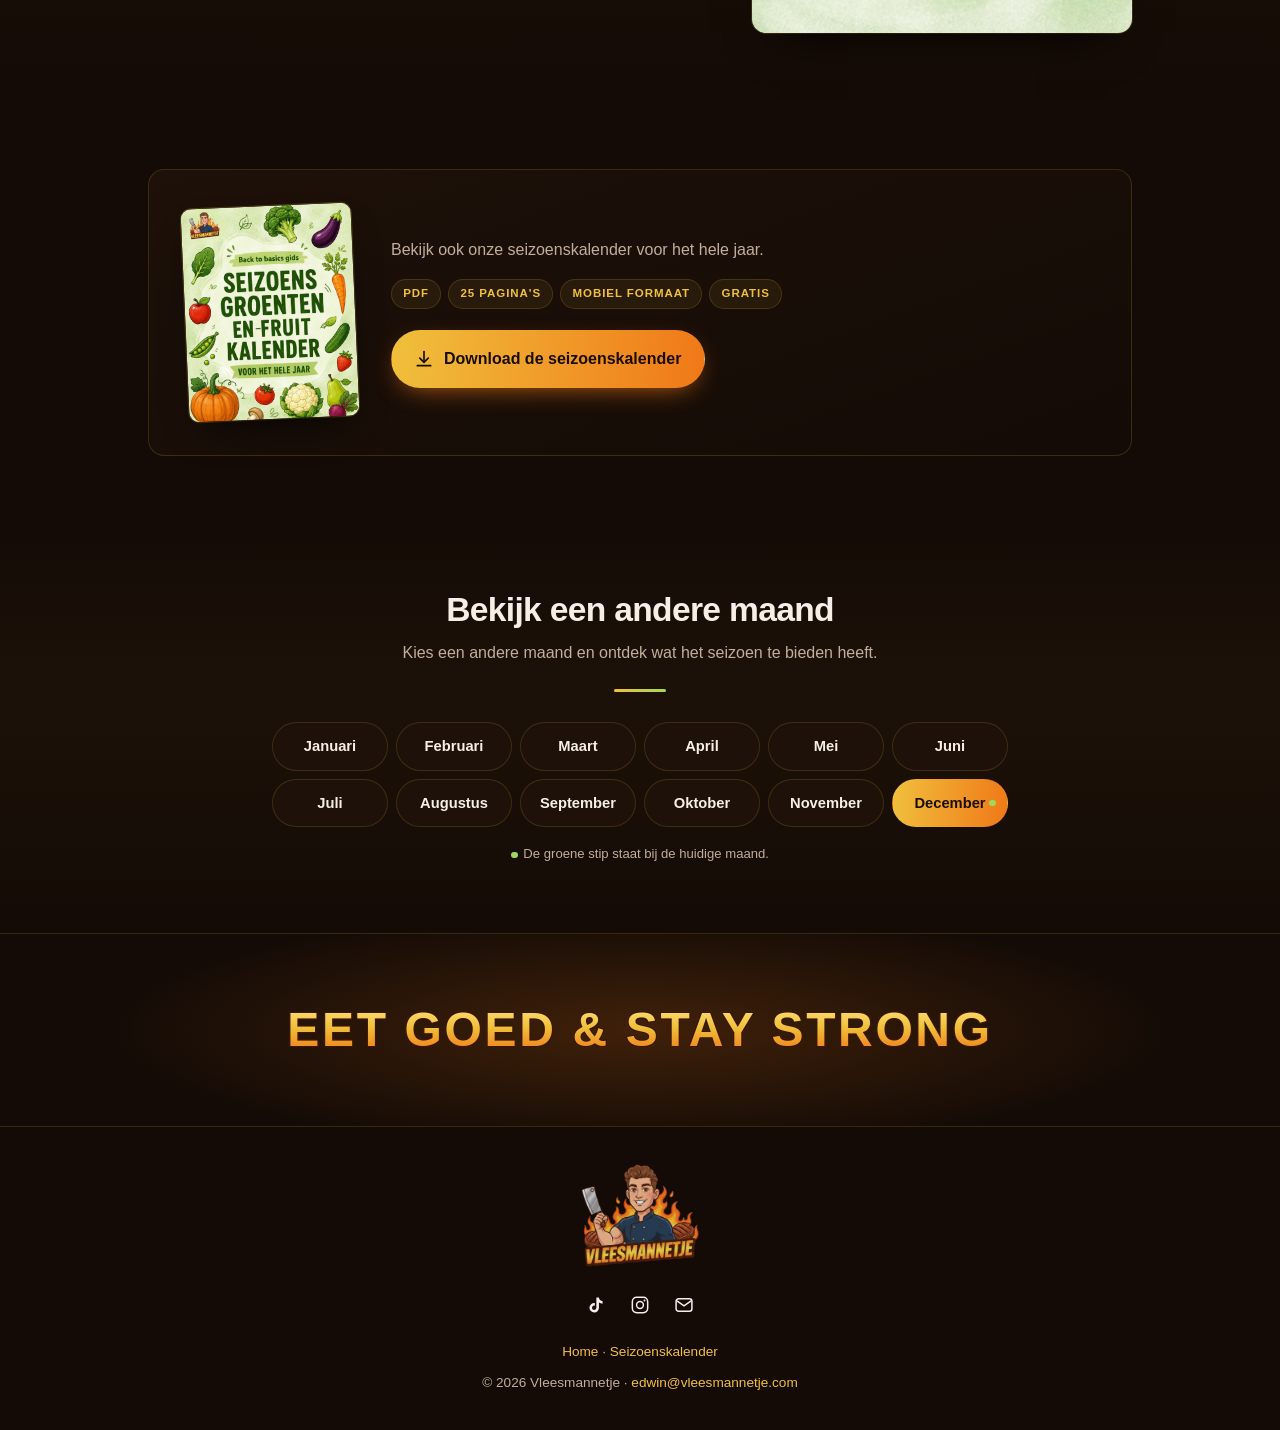
<file: seizoenskalender/december/index.html>
<!doctype html>
<html lang="nl">
<head>
<meta charset="utf-8">
<meta name="viewport" content="width=device-width, initial-scale=1">
<title>Seizoensgroente en seizoensfruit in december | Vleesmannetje</title>
<meta name="description" content="In december staan wintergroenten centraal. Bekijk het volledige overzicht van groente en fruit in december.">
<link rel="canonical" href="https://vleesmannetje.com/seizoenskalender/december/">
<meta name="theme-color" content="#140B06">
<meta name="color-scheme" content="dark">

<link rel="icon" href="/favicon.ico" sizes="any">
<link rel="icon" href="/assets/img/favicon-32.png" type="image/png" sizes="32x32">
<link rel="apple-touch-icon" href="/assets/img/apple-touch-icon.png">

<meta property="og:type" content="website">
<meta property="og:site_name" content="Vleesmannetje">
<meta property="og:locale" content="nl_NL">
<meta property="og:url" content="https://vleesmannetje.com/seizoenskalender/december/">
<meta property="og:title" content="Seizoensgroente en seizoensfruit in december">
<meta property="og:description" content="In december staan wintergroenten centraal. Bekijk het volledige overzicht van groente en fruit in december.">
<meta property="og:image" content="https://vleesmannetje.com/assets/img/kalender/og-december.jpg">
<meta property="og:image:width" content="1200">
<meta property="og:image:height" content="630">
<meta property="og:image:alt" content="Seizoenskalender december van Vleesmannetje">
<meta name="twitter:card" content="summary_large_image">
<meta name="twitter:title" content="Seizoensgroente en seizoensfruit in december">
<meta name="twitter:description" content="In december staan wintergroenten centraal. Bekijk het volledige overzicht van groente en fruit in december.">
<meta name="twitter:image" content="https://vleesmannetje.com/assets/img/kalender/og-december.jpg">

<style>
:root{
  --ink:#140b06; --ink-2:#1d1109; --ink-3:#2a1810;
  --line:rgba(240,192,60,.16);
  --flame:#f07818; --gold:#f0c03c; --gold-hi:#ffe07a;
  --cream:#f7efe6; --muted:#c2ae9c; --outline:#3c1800;
  --leaf:#a3d65c;
  --wrap:64rem; --wrap-breed:100rem; --r:16px;
}
*,*::before,*::after{box-sizing:border-box}
html{-webkit-text-size-adjust:100%;scroll-behavior:smooth}
@media (prefers-reduced-motion:reduce){html{scroll-behavior:auto}
  *,*::before,*::after{animation-duration:.01ms!important;animation-iteration-count:1!important;transition-duration:.01ms!important}}
body{
  margin:0;background:var(--ink);color:var(--cream);
  font:400 1rem/1.65 -apple-system,BlinkMacSystemFont,"Segoe UI",Roboto,Helvetica,Arial,sans-serif;
  -webkit-font-smoothing:antialiased;overflow-x:hidden;
}
img{max-width:100%;height:auto;display:block}
a{color:inherit;text-decoration:none}
h1,h2,h3{margin:0;line-height:1.1;letter-spacing:-.02em;font-weight:800}
p{margin:0}
:focus-visible{outline:2px solid var(--gold);outline-offset:3px;border-radius:4px}
.wrap{width:100%;max-width:var(--wrap);margin:0 auto;padding:0 1.25rem}
.wrap--breed{max-width:var(--wrap-breed)}
.skip{position:absolute;left:-999px;top:0;z-index:99;background:var(--gold);color:var(--ink);padding:.6rem 1rem;font-weight:700}
.skip:focus{left:.5rem;top:.5rem}
.sr{position:absolute;width:1px;height:1px;overflow:hidden;clip:rect(0 0 0 0);white-space:nowrap}

.wordmark{
  font-weight:900;text-transform:uppercase;letter-spacing:.055em;line-height:1;
  background:linear-gradient(180deg,var(--gold-hi) 0%,var(--gold) 44%,var(--flame) 100%);
  -webkit-background-clip:text;background-clip:text;color:transparent;
  filter:
    drop-shadow(0 1px 0 var(--outline)) drop-shadow(0 -1px 0 var(--outline))
    drop-shadow(1px 0 0 var(--outline)) drop-shadow(-1px 0 0 var(--outline));
}

/* ---------- header ---------- */
.hdr{
  position:sticky;top:0;z-index:20;
  background:rgba(20,11,6,.82);backdrop-filter:saturate(140%) blur(12px);
  -webkit-backdrop-filter:saturate(140%) blur(12px);
  border-bottom:1px solid var(--line);
}
.hdr .wrap{display:flex;align-items:center;justify-content:space-between;gap:.75rem;min-height:60px}
.hdr__logo{font-size:1.05rem;white-space:nowrap;min-width:0}
.hdr__nav{display:flex;align-items:center;gap:.15rem;flex:none}
.ico,.navlink{
  display:grid;place-items:center;width:38px;height:38px;border-radius:11px;
  color:var(--cream);border:1px solid transparent;transition:color .18s,background .18s,border-color .18s,transform .18s;
}
.ico:hover,.ico:focus-visible,.navlink:hover,.navlink:focus-visible,.navlink[aria-current]{color:var(--gold);background:var(--ink-3);border-color:var(--line)}
.ico:hover,.ico:focus-visible{transform:translateY(-1px)}
.ico svg,.navlink svg{width:20px;height:20px}
.navlink span{position:absolute;width:1px;height:1px;overflow:hidden;clip:rect(0 0 0 0);white-space:nowrap}

/* ---------- uitschuifmenu ---------- */
.hdr__start{display:flex;align-items:center;gap:.4rem;min-width:0}
.menuknop,.lade__sluit{
  display:grid;place-items:center;flex:none;width:40px;height:40px;border-radius:11px;
  color:var(--cream);border:1px solid transparent;transition:color .18s,background .18s,border-color .18s;
}
.menuknop{margin-left:-.5rem}
.menuknop:hover,.menuknop:focus-visible,.lade__sluit:hover,.lade__sluit:focus-visible{color:var(--gold);background:var(--ink-3);border-color:var(--line)}
.menuknop svg,.lade__sluit svg{width:22px;height:22px}
.lade{position:fixed;inset:0;z-index:40;visibility:hidden;transition:visibility 0s .3s}
.lade:target,.lade.is-open{visibility:visible;transition:none}
.lade__achter{position:absolute;inset:0;background:rgba(8,4,2,.62);opacity:0;transition:opacity .3s}
.lade:target .lade__achter,.lade.is-open .lade__achter{opacity:1}
.lade__paneel{
  position:relative;display:flex;flex-direction:column;width:min(21rem,86vw);height:100%;overflow-y:auto;
  padding:.6rem 1rem 1.5rem;background:var(--ink-2);border-right:1px solid var(--line);
  box-shadow:24px 0 60px -30px rgba(0,0,0,.95);transform:translateX(-102%);transition:transform .3s cubic-bezier(.2,.8,.2,1);
}
.lade:target .lade__paneel,.lade.is-open .lade__paneel{transform:none}
.lade__kop{display:flex;align-items:center;justify-content:space-between;gap:.75rem;min-height:48px;margin-bottom:.9rem;padding-left:.75rem}
.lade__merk{font-size:1rem}
.lade__groep{margin:1.3rem 0 .35rem;padding:0 .75rem;color:var(--gold);font-size:.72rem;font-weight:700;letter-spacing:.16em;text-transform:uppercase}
.lade__lijst{list-style:none;margin:0;padding:0;display:grid;gap:.15rem}
.lade__lijst a{
  display:flex;align-items:center;gap:.8rem;padding:.72rem .75rem;border-radius:12px;font-weight:700;font-size:1.02rem;line-height:1.25;
  border:1px solid transparent;transition:background .18s,border-color .18s,color .18s;
}
.lade__lijst a:hover,.lade__lijst a:focus-visible{background:var(--ink-3);border-color:var(--line);color:var(--gold)}
.lade__lijst a[aria-current]{background:rgba(240,192,60,.07);border-color:var(--line)}
.lade__lijst svg{width:20px;height:20px;flex:none;color:var(--gold)}
.lade__lijst small{display:block;margin-top:.15rem;color:var(--muted);font-size:.8rem;font-weight:500}
.lade__sociaal{display:flex;gap:.35rem;margin-top:auto;padding:1.25rem .4rem 0;border-top:1px solid var(--line)}
html.lade-open{overflow:hidden}
/* smalle schermen: kalender en mail staan in het menu, zo past het woordmerk naast de menuknop */
@media (max-width:29.99rem){.hdr__nav .navlink,.hdr__mail{display:none}}
@media (max-width:22.5rem){.hdr__logo{font-size:.94rem}}

/* ---------- algemeen ---------- */
.eyebrow{
  display:inline-block;margin:0 0 .9rem;padding:.34rem .85rem;border-radius:999px;
  border:1px solid var(--line);background:rgba(240,192,60,.07);
  color:var(--gold);font-size:.72rem;font-weight:700;letter-spacing:.14em;text-transform:uppercase;
}
h1{font-size:clamp(1.85rem,6.8vw,3.2rem)}
h1 .leaf{
  background:linear-gradient(100deg,var(--gold) 4%,var(--leaf) 72%);
  -webkit-background-clip:text;background-clip:text;color:transparent;
}
.lede{margin:1rem auto 0;max-width:38rem;color:var(--muted);font-size:1.06rem}
.btn{
  display:inline-flex;align-items:center;justify-content:center;gap:.6rem;
  padding:.95rem 1.4rem;border-radius:999px;font-weight:700;font-size:1rem;
  border:1px solid transparent;transition:transform .18s,box-shadow .18s,background .18s,border-color .18s;
}
.btn svg{width:20px;height:20px;flex:none}
.btn:hover,.btn:focus-visible{transform:translateY(-2px)}
.btn--tt{
  background:linear-gradient(96deg,var(--gold),var(--flame));color:#1a0d04;
  box-shadow:0 8px 26px -10px rgba(240,120,24,.85);
}
.btn--tt:hover,.btn--tt:focus-visible{box-shadow:0 12px 32px -10px rgba(240,120,24,1)}
.btn--ig{background:var(--ink-3);color:var(--cream);border-color:var(--line)}
.btn--ig:hover,.btn--ig:focus-visible{border-color:var(--gold);color:var(--gold)}

section[id]{scroll-margin-top:72px}
.sect{padding:3rem 0}
.sect--alt{background:linear-gradient(180deg,transparent,rgba(240,192,60,.035) 40%,transparent)}
.sect__head{text-align:center;max-width:38rem;margin:0 auto 1.9rem}
h2{font-size:clamp(1.45rem,4.4vw,2.1rem)}
.sect__head p{margin-top:.7rem;color:var(--muted)}
.rule{width:52px;height:3px;margin:1.4rem auto 0;border-radius:3px;background:linear-gradient(90deg,var(--gold),var(--leaf))}

/* ---------- kop van de pagina ---------- */
.khero{position:relative;padding:1.1rem 0 2.5rem;overflow:hidden}
.khero::before{
  content:"";position:absolute;inset:-30% -30% auto;height:120%;pointer-events:none;
  background:
    radial-gradient(52% 42% at 50% 24%,rgba(240,120,24,.2),transparent 68%),
    radial-gradient(40% 34% at 50% 18%,rgba(163,214,92,.12),transparent 70%);
}
.khero .wrap{position:relative}
.crumbs{display:flex;flex-wrap:wrap;align-items:center;gap:.35rem .5rem;margin:0 0 1.6rem;padding:0;list-style:none;font-size:.82rem;color:var(--muted)}
.crumbs li{display:flex;align-items:center;gap:.5rem}
.crumbs li+li::before{content:"\203A";color:rgba(240,192,60,.5)}
.crumbs a{color:var(--gold)}
.crumbs a:hover,.crumbs a:focus-visible{text-decoration:underline;text-underline-offset:3px}
.khero__kop{text-align:center;max-width:46rem;margin:0 auto}
.khero__nu{margin-top:1.6rem}
.sprong{display:flex;flex-wrap:wrap;justify-content:center;gap:.5rem;margin:1.5rem 0 0;padding:0;list-style:none}
.sprong a{display:inline-flex;align-items:center;gap:.45rem;padding:.5rem .95rem;border-radius:999px;
  border:1px solid var(--line);background:var(--ink-2);font-size:.9rem;font-weight:600;transition:border-color .18s,color .18s}
.sprong a:hover,.sprong a:focus-visible{border-color:var(--gold);color:var(--gold)}

/* kop met foto: alle tekst wit, een zacht verloop maakt de tekst leesbaar */
.khero.khero--foto{display:grid;min-height:clamp(34rem,86svh,40rem);padding:0;isolation:isolate;color:#fff}
.khero--foto::before{display:none}
.khero__foto{position:absolute;inset:0;z-index:-2}
.khero__foto img{width:100%;height:100%;object-fit:cover;object-position:var(--focus,50% 50%)}
.khero--foto::after{
  content:"";position:absolute;inset:0;z-index:-1;pointer-events:none;
  background:
    linear-gradient(180deg,rgba(14,8,4,.5) 0%,rgba(14,8,4,0) 22%),
    linear-gradient(0deg,rgba(14,8,4,.92) 0%,rgba(14,8,4,.72) 34%,rgba(14,8,4,.18) 66%,rgba(14,8,4,0) 80%);
}
.khero__laag{display:flex;flex-direction:column;justify-content:space-between;gap:2.5rem;padding-top:1.1rem;padding-bottom:2.25rem}
.khero--foto .crumbs{margin:0;color:#fff;text-shadow:0 1px 8px rgba(0,0,0,.45)}
.khero--foto .crumbs a{color:#fff}
.khero--foto .crumbs li+li::before{color:#fff}
.khero--foto .khero__kop{text-align:left;margin:0;max-width:42rem}
.khero--foto .eyebrow{color:#fff;border-color:rgba(255,255,255,.5);background:rgba(14,8,4,.28)}
.khero--foto h1{max-width:11.5em;color:#fff;text-shadow:0 2px 22px rgba(0,0,0,.4);font-size:clamp(1.85rem,5.4vw,2.6rem)}
.khero__tekst{margin-top:.95rem;max-width:30rem;color:#fff;font-size:1.06rem;text-shadow:0 1px 12px rgba(0,0,0,.5)}
.khero--foto .khero__nu{margin-top:1.5rem}
.btn--glas{
  color:#fff;border-color:rgba(255,255,255,.6);background:rgba(14,8,4,.42);
  -webkit-backdrop-filter:blur(8px);backdrop-filter:blur(8px);
}
.btn--glas:hover,.btn--glas:focus-visible{border-color:#fff;background:rgba(14,8,4,.62)}

/* ---------- intro ---------- */
.tekst{max-width:40rem;margin:0 auto;color:var(--muted);font-size:1.03rem}
.tekst p+p{margin-top:1rem}
.tekst p:first-child{color:var(--cream);font-size:1.1rem}

/* ---------- maandkaarten ---------- */
.maanden{list-style:none;margin:0;padding:0;display:grid;grid-template-columns:repeat(2,minmax(0,1fr));gap:.75rem}
.mkaart{
  position:relative;display:flex;flex-direction:column;height:100%;overflow:hidden;
  border:1px solid var(--line);border-radius:var(--r);background:linear-gradient(160deg,var(--ink-2),var(--ink));
  transition:border-color .2s,transform .2s,box-shadow .2s;
}
.mkaart:hover,.mkaart:focus-visible{border-color:rgba(240,192,60,.55);transform:translateY(-3px);box-shadow:0 18px 36px -24px rgba(0,0,0,.95)}
.mkaart img{width:100%;aspect-ratio:10/7;object-fit:cover}
.mkaart__body{display:flex;flex-direction:column;gap:.25rem;padding:.75rem .85rem .95rem}
.mkaart h3{font-size:1.08rem}
.mkaart__link{display:inline-flex;align-items:center;gap:.3rem;color:var(--gold);font-size:.84rem;font-weight:700}
.mkaart__link svg{width:16px;height:16px;transition:transform .2s}
.mkaart:hover .mkaart__link svg,.mkaart:focus-visible .mkaart__link svg{transform:translateX(3px)}
.mkaart__nu{
  display:none;position:absolute;top:.55rem;left:.55rem;padding:.26rem .6rem;border-radius:999px;
  background:var(--gold);color:#1a0d04;font-size:.66rem;font-weight:800;letter-spacing:.07em;text-transform:uppercase;
  box-shadow:0 6px 16px -6px rgba(0,0,0,.6);
}
.mkaart.is-nu{border-color:var(--gold);box-shadow:0 0 0 1px var(--gold)}
.mkaart.is-nu .mkaart__nu{display:block}

/* ---------- download ---------- */
.gids{
  display:grid;gap:1.5rem;align-items:center;
  border:1px solid var(--line);border-radius:var(--r);padding:1.5rem;
  background:linear-gradient(160deg,var(--ink-2),var(--ink));
}
.gids__cover{
  justify-self:center;width:min(56vw,200px);border-radius:10px;
  box-shadow:0 18px 40px -18px rgba(0,0,0,.9),0 0 0 1px rgba(240,192,60,.22);
  transform:rotate(-2.5deg);transition:transform .25s;
}
.gids:hover .gids__cover{transform:rotate(0) translateY(-3px)}
.gids h2,.gids h3{font-size:clamp(1.25rem,4vw,1.6rem);margin-bottom:.55rem}
.gids p{color:var(--muted)}
.gids__meta{display:flex;flex-wrap:wrap;gap:.45rem;margin:1rem 0 0;list-style:none;padding:0}
.gids__meta li{
  padding:.28rem .7rem;border-radius:999px;border:1px solid var(--line);
  background:rgba(240,192,60,.07);color:var(--gold);font-size:.72rem;font-weight:700;
  letter-spacing:.08em;text-transform:uppercase;
}
.gids .btn{margin-top:1.3rem}
.gids--klein .gids__cover{width:min(40vw,150px)}
.gids--breed .gids__actie .btn{margin-top:0}

/* ---------- maandpagina: beeld en lijst ---------- */
.duo{display:grid;gap:1.3rem;grid-template-areas:"kop" "img" "lijst"}
.duo__kop{grid-area:kop}
.duo__kop p{margin-top:.65rem;color:var(--muted)}
.duo__img{grid-area:img;margin:0;justify-self:center;width:100%;max-width:420px}
.duo__img img{width:100%;border-radius:14px;box-shadow:0 24px 46px -26px rgba(0,0,0,.95),0 0 0 1px rgba(240,192,60,.2)}
.duo__lijst{grid-area:lijst}
.lijst{list-style:none;margin:0;padding:0;columns:2;column-gap:1.4rem}
.lijst li{
  break-inside:avoid;position:relative;padding:.38rem 0 .38rem 1.15rem;
  border-bottom:1px solid rgba(240,192,60,.09);line-height:1.35;
}
.lijst li::before{content:"";position:absolute;left:.12rem;top:.84rem;width:.46rem;height:.46rem;border-radius:50%;background:var(--leaf)}
.lijst small{display:block;margin-top:.12rem;color:var(--muted);font-size:.78rem;line-height:1.35}
.noot{margin-top:1.1rem;padding:.8rem 1rem;border-radius:12px;border:1px solid var(--line);background:rgba(240,192,60,.06);color:var(--muted);font-size:.9rem}

/* ---------- maandnavigatie ---------- */
.mnav ul{list-style:none;margin:0 auto;padding:0;display:grid;grid-template-columns:repeat(3,minmax(0,1fr));gap:.5rem;max-width:46rem}
.mnav a{
  position:relative;display:block;text-align:center;padding:.7rem .4rem;border-radius:999px;
  border:1px solid var(--line);background:var(--ink-2);font-weight:700;font-size:.92rem;
  transition:border-color .18s,color .18s,transform .18s;
}
.mnav a:hover,.mnav a:focus-visible{border-color:var(--gold);color:var(--gold);transform:translateY(-1px)}
.mnav a[aria-current="page"]{background:linear-gradient(96deg,var(--gold),var(--flame));color:#1a0d04;border-color:transparent}
.mnav a.is-nu::after{content:"";position:absolute;top:50%;right:.7rem;width:.42rem;height:.42rem;margin-top:-.21rem;border-radius:50%;background:var(--leaf)}
.mnav__legenda{margin-top:1rem;text-align:center;color:var(--muted);font-size:.82rem}
.mnav__legenda i{display:inline-block;width:.42rem;height:.42rem;margin-right:.35rem;border-radius:50%;background:var(--leaf);vertical-align:middle}

/* ---------- afsluiter en footer ---------- */
.signoff{
  position:relative;text-align:center;padding:3.5rem 0;overflow:hidden;
  border-top:1px solid var(--line);border-bottom:1px solid var(--line);
}
.signoff::before{
  content:"";position:absolute;inset:0;pointer-events:none;
  background:radial-gradient(60% 90% at 50% 50%,rgba(240,120,24,.2),transparent 70%);
}
.signoff p{position:relative;font-size:clamp(1.45rem,6.4vw,3rem)}
.signoff .wrap{position:relative}
.ftr{padding:2.25rem 0;text-align:center;color:var(--muted);font-size:.85rem}
.ftr__logo{width:120px;margin:0 auto 1.1rem;opacity:.9}
.ftr__nav{display:flex;justify-content:center;gap:.35rem;margin-bottom:1.1rem}
.ftr a.txt{color:var(--gold)}
.ftr__links{margin-bottom:.5rem}

@media (min-width:30rem){
  .mnav ul{grid-template-columns:repeat(4,minmax(0,1fr))}
}
@media (min-width:40rem){
  .navlink{display:flex;gap:.45rem;width:auto;padding:0 .7rem;font-size:.88rem;font-weight:700}
  .navlink span{position:static;width:auto;height:auto;overflow:visible;clip:auto}
  .maanden{grid-template-columns:repeat(3,minmax(0,1fr));gap:1rem}
}
@media (min-width:48rem){
  .hdr__logo{font-size:1.2rem}
  .wrap--breed{padding:0 clamp(1.5rem,3.2vw,3rem)}
  .khero{padding:1.4rem 0 3.25rem}
  .khero.khero--foto{min-height:clamp(30rem,72vh,42rem)}
  .khero__laag{padding-top:1.4rem;padding-bottom:3.5rem}
  .khero__tekst{font-size:1.14rem}
  .sect{padding:4.25rem 0}
  .gids{grid-template-columns:230px 1fr;gap:2.25rem;padding:2.25rem}
  .gids__cover{width:230px}
  .gids--klein{grid-template-columns:170px 1fr}
  .gids--klein .gids__cover{width:170px}
  .gids--breed{grid-template-areas:"cover tekst" "cover actie";row-gap:1.3rem;align-content:center}
  .gids--breed>picture{grid-area:cover}
  .gids--breed .gids__tekst{grid-area:tekst}
  .gids--breed .gids__actie{grid-area:actie}
  .mnav ul{grid-template-columns:repeat(6,minmax(0,1fr))}
  .signoff{padding:4.5rem 0}
}
/* staande tablets: de staande foto, met een hogere kop zodat hand en tekst onder elkaar passen */
@media (min-width:48rem) and (max-aspect-ratio:6/5){
  .khero.khero--foto{min-height:clamp(34rem,80vh,60rem)}
}
@media (min-width:52rem){
  .duo{grid-template-columns:380px minmax(0,1fr);grid-template-rows:auto 1fr;column-gap:3rem;row-gap:1.4rem;
    grid-template-areas:"img kop" "img lijst";align-items:start}
  .duo--om{grid-template-columns:minmax(0,1fr) 380px;grid-template-areas:"kop img" "lijst img"}
}
@media (min-width:60rem){
  .maanden{grid-template-columns:repeat(4,minmax(0,1fr))}
  .lijst--lang{columns:3}
}
@media (min-width:64rem){
  .gids--breed{grid-template-columns:250px minmax(0,1fr) auto;grid-template-areas:"cover tekst actie";column-gap:3rem;padding:2.5rem 3rem}
  .gids--breed .gids__cover{width:250px}
  .gids--breed h2{font-size:clamp(1.6rem,2.3vw,2.05rem)}
  .gids--breed p{max-width:42rem;font-size:1.05rem}
  .gids--breed .gids__actie{align-self:center}
}
@media (min-width:80rem){
  /* vanaf hier staat de tekst links naast het onderwerp: verloop van links */
  .khero--foto h1{font-size:3.2rem}
  .khero__tekst{max-width:36rem}
  .khero--foto::after{
    background:
      linear-gradient(180deg,rgba(14,8,4,.45) 0%,rgba(14,8,4,0) 20%),
      linear-gradient(90deg,rgba(14,8,4,.76) 0%,rgba(14,8,4,.52) 34%,rgba(14,8,4,.08) 62%,rgba(14,8,4,0) 78%),
      linear-gradient(0deg,rgba(20,11,6,.8) 0%,rgba(20,11,6,0) 18%);
  }
  .maanden{gap:1.5rem}
  .mkaart__body{padding:.95rem 1.15rem 1.15rem}
  .mkaart h3{font-size:1.24rem}
  .mkaart__link{font-size:.9rem}
}
</style>
</head>
<body>
<a class="skip" href="#main">Naar de inhoud</a>

<header class="hdr">
  <div class="wrap wrap--breed">
    <div class="hdr__start">
      <a class="menuknop" href="#menu" aria-controls="menu" aria-label="Menu openen">
        <svg viewBox="0 0 24 24" fill="none" stroke="currentColor" stroke-width="2" stroke-linecap="round" aria-hidden="true"><path d="M4 7h16M4 12h16M4 17h11"/></svg>
      </a>
      <a class="hdr__logo wordmark" href="/">Vleesmannetje</a>
    </div>
    <nav class="hdr__nav" aria-label="Snelmenu">
      <a class="navlink" href="/seizoenskalender/" aria-current="true">
        <svg viewBox="0 0 24 24" fill="none" stroke="currentColor" stroke-width="1.8" stroke-linecap="round" aria-hidden="true"><rect x="3" y="4.5" width="18" height="16.5" rx="3"/><path d="M3 9.5h18M8 2.8v3.4M16 2.8v3.4"/><circle cx="8.5" cy="14" r="1" fill="currentColor" stroke="none"/><circle cx="12" cy="14" r="1" fill="currentColor" stroke="none"/><circle cx="15.5" cy="14" r="1" fill="currentColor" stroke="none"/></svg><span>Seizoenskalender</span>
      </a>
      <a class="ico" href="https://www.tiktok.com/@vleesmannetje" target="_blank" rel="me noopener" aria-label="Vleesmannetje op TikTok">
        <svg viewBox="0 0 24 24" fill="currentColor" aria-hidden="true"><path d="M16.6 5.82A4.28 4.28 0 0 1 15.54 3h-3.09v12.4a2.59 2.59 0 0 1-2.59 2.5 2.59 2.59 0 1 1 .72-5.08v-3.13a5.7 5.7 0 0 0-.72-.05A5.69 5.69 0 1 0 15.54 15.4V9.01a7.35 7.35 0 0 0 4.3 1.38V7.3a4.29 4.29 0 0 1-3.24-1.48Z"/></svg>
      </a>
      <a class="ico" href="https://www.instagram.com/vleesmannetje/" target="_blank" rel="me noopener" aria-label="Vleesmannetje op Instagram">
        <svg viewBox="0 0 24 24" fill="none" stroke="currentColor" stroke-width="1.8" aria-hidden="true"><rect x="2.8" y="2.8" width="18.4" height="18.4" rx="5.2"/><circle cx="12" cy="12" r="4.1"/><circle cx="17.4" cy="6.6" r="1.15" fill="currentColor" stroke="none"/></svg>
      </a>
      <a class="ico hdr__mail" href="mailto:edwin@vleesmannetje.com" aria-label="Mail Vleesmannetje">
        <svg viewBox="0 0 24 24" fill="none" stroke="currentColor" stroke-width="1.8" aria-hidden="true"><rect x="2.5" y="4.5" width="19" height="15" rx="3"/><path d="m3.5 7 8.5 6 8.5-6"/></svg>
      </a>
    </nav>
  </div>
</header>

<div class="lade" id="menu">
  <a class="lade__achter" href="#" tabindex="-1" aria-hidden="true" data-sluit></a>
  <div class="lade__paneel" role="dialog" aria-modal="true" aria-label="Menu">
    <div class="lade__kop">
      <span class="lade__merk wordmark">Vleesmannetje</span>
      <a class="lade__sluit" href="#" aria-label="Menu sluiten" data-sluit><svg viewBox="0 0 24 24" fill="none" stroke="currentColor" stroke-width="2" stroke-linecap="round" aria-hidden="true"><path d="M6 6l12 12M18 6 6 18"/></svg></a>
    </div>
    <nav aria-label="Hoofdmenu">
      <ul class="lade__lijst" role="list">
        <li><a href="/"><svg viewBox="0 0 24 24" fill="none" stroke="currentColor" stroke-width="1.8" stroke-linecap="round" stroke-linejoin="round" aria-hidden="true"><path d="M4 10.5 12 4l8 6.5V19a1 1 0 0 1-1 1h-4.5v-5.5h-5V20H5a1 1 0 0 1-1-1z"/></svg>Home</a></li>
        <li><a href="/#verhaal"><svg viewBox="0 0 24 24" fill="none" stroke="currentColor" stroke-width="1.8" stroke-linecap="round" aria-hidden="true"><circle cx="12" cy="8.2" r="3.7"/><path d="M4.8 20c.9-3.6 3.7-5.6 7.2-5.6s6.3 2 7.2 5.6"/></svg>Over mij</a></li>
      </ul>
      <p class="lade__groep">Inspiratie</p>
      <ul class="lade__lijst" role="list">
        <li><a href="/seizoenskalender/" aria-current="true"><svg viewBox="0 0 24 24" fill="none" stroke="currentColor" stroke-width="1.8" stroke-linecap="round" stroke-linejoin="round" aria-hidden="true"><path d="M5 19c0-8.5 5.5-14 15-14 0 9.5-5.5 15-14 15"/><path d="M5 19 13 11"/></svg><span>Seizoensgroenten<small>Groente en fruit per maand</small></span></a></li>
      </ul>
      <p class="lade__groep">Contact</p>
      <ul class="lade__lijst" role="list">
        <li><a href="/#contact"><svg viewBox="0 0 24 24" fill="none" stroke="currentColor" stroke-width="1.8" aria-hidden="true"><rect x="2.5" y="4.5" width="19" height="15" rx="3"/><path d="m3.5 7 8.5 6 8.5-6"/></svg>Samenwerken</a></li>
      </ul>
    </nav>
    <div class="lade__sociaal">
      <a class="ico" href="https://www.tiktok.com/@vleesmannetje" target="_blank" rel="me noopener" aria-label="Vleesmannetje op TikTok"><svg viewBox="0 0 24 24" fill="currentColor" aria-hidden="true"><path d="M16.6 5.82A4.28 4.28 0 0 1 15.54 3h-3.09v12.4a2.59 2.59 0 0 1-2.59 2.5 2.59 2.59 0 1 1 .72-5.08v-3.13a5.7 5.7 0 0 0-.72-.05A5.69 5.69 0 1 0 15.54 15.4V9.01a7.35 7.35 0 0 0 4.3 1.38V7.3a4.29 4.29 0 0 1-3.24-1.48Z"/></svg></a>
      <a class="ico" href="https://www.instagram.com/vleesmannetje/" target="_blank" rel="me noopener" aria-label="Vleesmannetje op Instagram"><svg viewBox="0 0 24 24" fill="none" stroke="currentColor" stroke-width="1.8" aria-hidden="true"><rect x="2.8" y="2.8" width="18.4" height="18.4" rx="5.2"/><circle cx="12" cy="12" r="4.1"/><circle cx="17.4" cy="6.6" r="1.15" fill="currentColor" stroke="none"/></svg></a>
      <a class="ico" href="mailto:edwin@vleesmannetje.com" aria-label="Mail Vleesmannetje"><svg viewBox="0 0 24 24" fill="none" stroke="currentColor" stroke-width="1.8" aria-hidden="true"><rect x="2.5" y="4.5" width="19" height="15" rx="3"/><path d="m3.5 7 8.5 6 8.5-6"/></svg></a>
    </div>
  </div>
</div>

<main id="main">

  <section class="khero">
    <div class="wrap">
      <ol class="crumbs" aria-label="Kruimelpad"><li><a href="/">Home</a></li><li><a href="/seizoenskalender/">Seizoenskalender</a></li><li aria-current="page">December</li></ol>
      <div class="khero__kop">
        <span class="eyebrow">Seizoenskalender</span>
        <h1>Seizoensgroente en seizoensfruit in <span class="leaf">december</span></h1>
        <p class="lede">In december staan wintergroenten centraal. Prei, spruitjes en pastinaak passen goed bij een winterse maaltijd of een uitgebreid diner.</p>
        <ul class="sprong" role="list">
          <li><a href="#groente">Groenten</a></li>
          <li><a href="#fruit">Fruit</a></li>
        </ul>
      </div>
    </div>
  </section>

  <section class="sect" id="groente">
    <div class="wrap">
      <div class="duo">
        <div class="duo__kop">
          <h2>Seizoensgroenten in december</h2>
          <p>Wintergroenten en producten uit bewaring vormen deze maand de basis van het overzicht.</p>
        </div>
        <figure class="duo__img">
        <picture>
          <source type="image/avif" sizes="(min-width:52rem) 380px, (min-width:30rem) 420px, calc(100vw - 2.5rem)" srcset="/assets/img/kalender/december-groente-480.avif 480w, /assets/img/kalender/december-groente-840.avif 840w">
          <source type="image/webp" sizes="(min-width:52rem) 380px, (min-width:30rem) 420px, calc(100vw - 2.5rem)" srcset="/assets/img/kalender/december-groente-480.webp 480w, /assets/img/kalender/december-groente-840.webp 840w">
          <img src="/assets/img/kalender/december-groente-480.webp" width="840" height="1050"
               alt="Kalenderbeeld met seizoensgroente in december: prei, chinese kool, koolraap, rode kool, champignon, spruitjes, pompoen, pastinaak, knolselderij, witlof, boerenkool en savooiekool." decoding="async">
        </picture>
        </figure>
        <div class="duo__lijst">
          <ul class="lijst lijst--lang">
            <li>Aardappel</li><li>Aardpeer</li><li>Andijvie</li><li>Boerenkool</li><li>Champignon en andere gekweekte paddenstoelen</li><li>Chinese kool <small>korte bewaring na de najaarsoogst</small></li><li>Groene selderij</li><li>Knolselderij</li><li>Koolraap</li><li>Pastinaak</li><li>Pompoen</li><li>Prei</li><li>Raap</li><li>Rammenas</li><li>Rode biet</li><li>Rode kool</li><li>Savooiekool</li><li>Schorseneren</li><li>Spruitjes</li><li>Ui</li><li>Veldsla</li><li>Waterkers</li><li>Winterpostelein</li><li>Witlof</li><li>Witte kool</li><li>Wortel</li>
          </ul>
        </div>
      </div>
    </div>
  </section>

  <section class="sect sect--alt" id="fruit">
    <div class="wrap">
      <div class="duo duo--om">
        <div class="duo__kop">
          <h2>Seizoensfruit in december</h2>
          <p>Nederlandse appels en peren uit bewaring.</p>
        </div>
        <figure class="duo__img">
        <picture>
          <source type="image/avif" sizes="(min-width:52rem) 380px, (min-width:30rem) 420px, calc(100vw - 2.5rem)" srcset="/assets/img/kalender/december-fruit-480.avif 480w, /assets/img/kalender/december-fruit-840.avif 840w">
          <source type="image/webp" sizes="(min-width:52rem) 380px, (min-width:30rem) 420px, calc(100vw - 2.5rem)" srcset="/assets/img/kalender/december-fruit-480.webp 480w, /assets/img/kalender/december-fruit-840.webp 840w">
          <img src="/assets/img/kalender/december-fruit-480.webp" width="840" height="1050"
               alt="Kalenderbeeld met seizoensfruit in december: appel en peer." loading="lazy" decoding="async">
        </picture>
        </figure>
        <div class="duo__lijst">
          <ul class="lijst">
            <li>Appel</li><li>Peer</li>
          </ul>
        </div>
      </div>
    </div>
  </section>

  <section class="sect" id="download">
    <div class="wrap">
      <div class="gids gids--klein">
        <picture>
          <source srcset="/assets/img/gids-cover.avif" type="image/avif">
          <img class="gids__cover" src="/assets/img/gids-cover.webp" width="520" height="650"
               alt="Cover van de seizoenskalender voor groente en fruit" loading="lazy" decoding="async">
        </picture>
        <div class="gids__tekst">

          <p>Bekijk ook onze seizoenskalender voor het hele jaar.</p>
          <ul class="gids__meta">
            <li>PDF</li><li>25 pagina's</li><li>Mobiel formaat</li><li>Gratis</li>
          </ul>
          <a class="btn btn--tt" href="/Seizoensgroente-Kalender-Vleesmannetje.pdf" download>
            <svg viewBox="0 0 24 24" fill="none" stroke="currentColor" stroke-width="2" stroke-linecap="round" stroke-linejoin="round" aria-hidden="true"><path d="M12 3v12"/><path d="m7 11 5 5 5-5"/><path d="M4 20h16"/></svg>
            Download de seizoenskalender
          </a>
        </div>
      </div>
    </div>
  </section>

  <section class="sect sect--alt" id="andere-maand">
    <div class="wrap">
      <div class="sect__head">
        <h2>Bekijk een andere maand</h2>
        <p>Kies een andere maand en ontdek wat het seizoen te bieden heeft.</p>
        <div class="rule"></div>
      </div>
      <nav class="mnav" aria-label="Maanden">
        <ul role="list">
          <li><a href="/seizoenskalender/januari/" data-maand="januari">Januari</a></li><li><a href="/seizoenskalender/februari/" data-maand="februari">Februari</a></li><li><a href="/seizoenskalender/maart/" data-maand="maart">Maart</a></li><li><a href="/seizoenskalender/april/" data-maand="april">April</a></li><li><a href="/seizoenskalender/mei/" data-maand="mei">Mei</a></li><li><a href="/seizoenskalender/juni/" data-maand="juni">Juni</a></li><li><a href="/seizoenskalender/juli/" data-maand="juli">Juli</a></li><li><a href="/seizoenskalender/augustus/" data-maand="augustus">Augustus</a></li><li><a href="/seizoenskalender/september/" data-maand="september">September</a></li><li><a href="/seizoenskalender/oktober/" data-maand="oktober">Oktober</a></li><li><a href="/seizoenskalender/november/" data-maand="november">November</a></li><li><a href="/seizoenskalender/december/" data-maand="december" aria-current="page">December</a></li>
        </ul>
        <p class="mnav__legenda" id="legenda" hidden><i aria-hidden="true"></i>De groene stip staat bij de huidige maand.</p>
      </nav>
    </div>
  </section>

  <section class="signoff">
    <div class="wrap"><p class="wordmark">Eet goed &amp; stay strong</p></div>
  </section>

</main>

<footer class="ftr">
  <div class="wrap">
    <picture>
      <source srcset="/assets/img/logo-300.avif" type="image/avif">
      <img class="ftr__logo" src="/assets/img/logo-300.webp" width="300" height="263" alt="" loading="lazy">
    </picture>
    <nav class="ftr__nav" aria-label="Sociale media">
      <a class="ico" href="https://www.tiktok.com/@vleesmannetje" target="_blank" rel="me noopener" aria-label="TikTok">
        <svg viewBox="0 0 24 24" fill="currentColor" aria-hidden="true"><path d="M16.6 5.82A4.28 4.28 0 0 1 15.54 3h-3.09v12.4a2.59 2.59 0 0 1-2.59 2.5 2.59 2.59 0 1 1 .72-5.08v-3.13a5.7 5.7 0 0 0-.72-.05A5.69 5.69 0 1 0 15.54 15.4V9.01a7.35 7.35 0 0 0 4.3 1.38V7.3a4.29 4.29 0 0 1-3.24-1.48Z"/></svg></a>
      <a class="ico" href="https://www.instagram.com/vleesmannetje/" target="_blank" rel="me noopener" aria-label="Instagram">
        <svg viewBox="0 0 24 24" fill="none" stroke="currentColor" stroke-width="1.8" aria-hidden="true"><rect x="2.8" y="2.8" width="18.4" height="18.4" rx="5.2"/><circle cx="12" cy="12" r="4.1"/><circle cx="17.4" cy="6.6" r="1.15" fill="currentColor" stroke="none"/></svg></a>
      <a class="ico" href="mailto:edwin@vleesmannetje.com" aria-label="Mail">
        <svg viewBox="0 0 24 24" fill="none" stroke="currentColor" stroke-width="1.8" aria-hidden="true"><rect x="2.5" y="4.5" width="19" height="15" rx="3"/><path d="m3.5 7 8.5 6 8.5-6"/></svg></a>
    </nav>
    <p class="ftr__links"><a class="txt" href="/">Home</a> &middot; <a class="txt" href="/seizoenskalender/">Seizoenskalender</a></p>
    <p>&copy; <span id="jaar">2026</span> Vleesmannetje &middot; <a class="txt" href="mailto:edwin@vleesmannetje.com">edwin@vleesmannetje.com</a></p>
  </div>
</footer>

<script>
(function(){
  var y=document.getElementById('jaar');if(y)y.textContent=new Date().getFullYear();
  var slugs=["januari", "februari", "maart", "april", "mei", "juni", "juli", "augustus", "september", "oktober", "november", "december"];
  var namen=["januari", "februari", "maart", "april", "mei", "juni", "juli", "augustus", "september", "oktober", "november", "december"];
  var m=new Date().getMonth(),slug=slugs[m];
  var els=document.querySelectorAll('[data-maand="'+slug+'"]');
  for(var i=0;i<els.length;i++){
    els[i].classList.add('is-nu');
    var sr=document.createElement('span');sr.className='sr';sr.textContent=', huidige maand';
    els[i].appendChild(sr);
  }
  var nu=document.getElementById('nu');
  if(nu){
    var a=nu.querySelector('a');a.href='/seizoenskalender/'+slug+'/';
    nu.querySelector('[data-naam]').textContent=namen[m];
    nu.hidden=false;
  }
  var leg=document.getElementById('legenda');if(leg)leg.hidden=false;
})();
</script>

<script>
(function(){
  var lade=document.getElementById('menu'),knop=document.querySelector('.menuknop');
  if(!lade||!knop)return;
  var html=document.documentElement;
  knop.setAttribute('role','button');knop.setAttribute('aria-expanded','false');
  function focusbaar(){return lade.querySelectorAll('.lade__paneel a[href]')}
  function open(){
    lade.classList.add('is-open');html.classList.add('lade-open');knop.setAttribute('aria-expanded','true');
    var l=lade.querySelector('.lade__lijst a');setTimeout(function(){if(l)l.focus()},60);
  }
  function dicht(terug){
    lade.classList.remove('is-open');html.classList.remove('lade-open');knop.setAttribute('aria-expanded','false');
    if(terug)knop.focus();
  }
  knop.addEventListener('click',function(e){e.preventDefault();lade.classList.contains('is-open')?dicht(true):open()});
  var s=lade.querySelectorAll('[data-sluit]');
  for(var i=0;i<s.length;i++)s[i].addEventListener('click',function(e){e.preventDefault();dicht(true)});
  var l=lade.querySelectorAll('.lade__lijst a');
  for(var j=0;j<l.length;j++)l[j].addEventListener('click',function(){dicht(false)});
  document.addEventListener('keydown',function(e){
    if(!lade.classList.contains('is-open'))return;
    if(e.key==='Escape'){dicht(true);return}
    if(e.key!=='Tab')return;
    var f=focusbaar(),eerste=f[0],laatste=f[f.length-1];
    if(e.shiftKey&&document.activeElement===eerste){e.preventDefault();laatste.focus()}
    else if(!e.shiftKey&&document.activeElement===laatste){e.preventDefault();eerste.focus()}
  });
})();
</script>
<script type="application/ld+json">
{"@context": "https://schema.org", "@graph": [{"@type": "WebPage", "@id": "https://vleesmannetje.com/seizoenskalender/december/#pagina", "url": "https://vleesmannetje.com/seizoenskalender/december/", "name": "Seizoensgroente en seizoensfruit in december", "description": "In december staan wintergroenten centraal. Bekijk het volledige overzicht van groente en fruit in december.", "inLanguage": "nl-NL", "isPartOf": {"@id": "https://vleesmannetje.com/#website"}, "primaryImageOfPage": "https://vleesmannetje.com/assets/img/kalender/december-groente-840.webp"}, {"@type": "BreadcrumbList", "itemListElement": [{"@type": "ListItem", "position": 1, "name": "Home", "item": "https://vleesmannetje.com/"}, {"@type": "ListItem", "position": 2, "name": "Seizoenskalender", "item": "https://vleesmannetje.com/seizoenskalender/"}, {"@type": "ListItem", "position": 3, "name": "December", "item": "https://vleesmannetje.com/seizoenskalender/december/"}]}]}
</script>
</body>
</html>
</file>
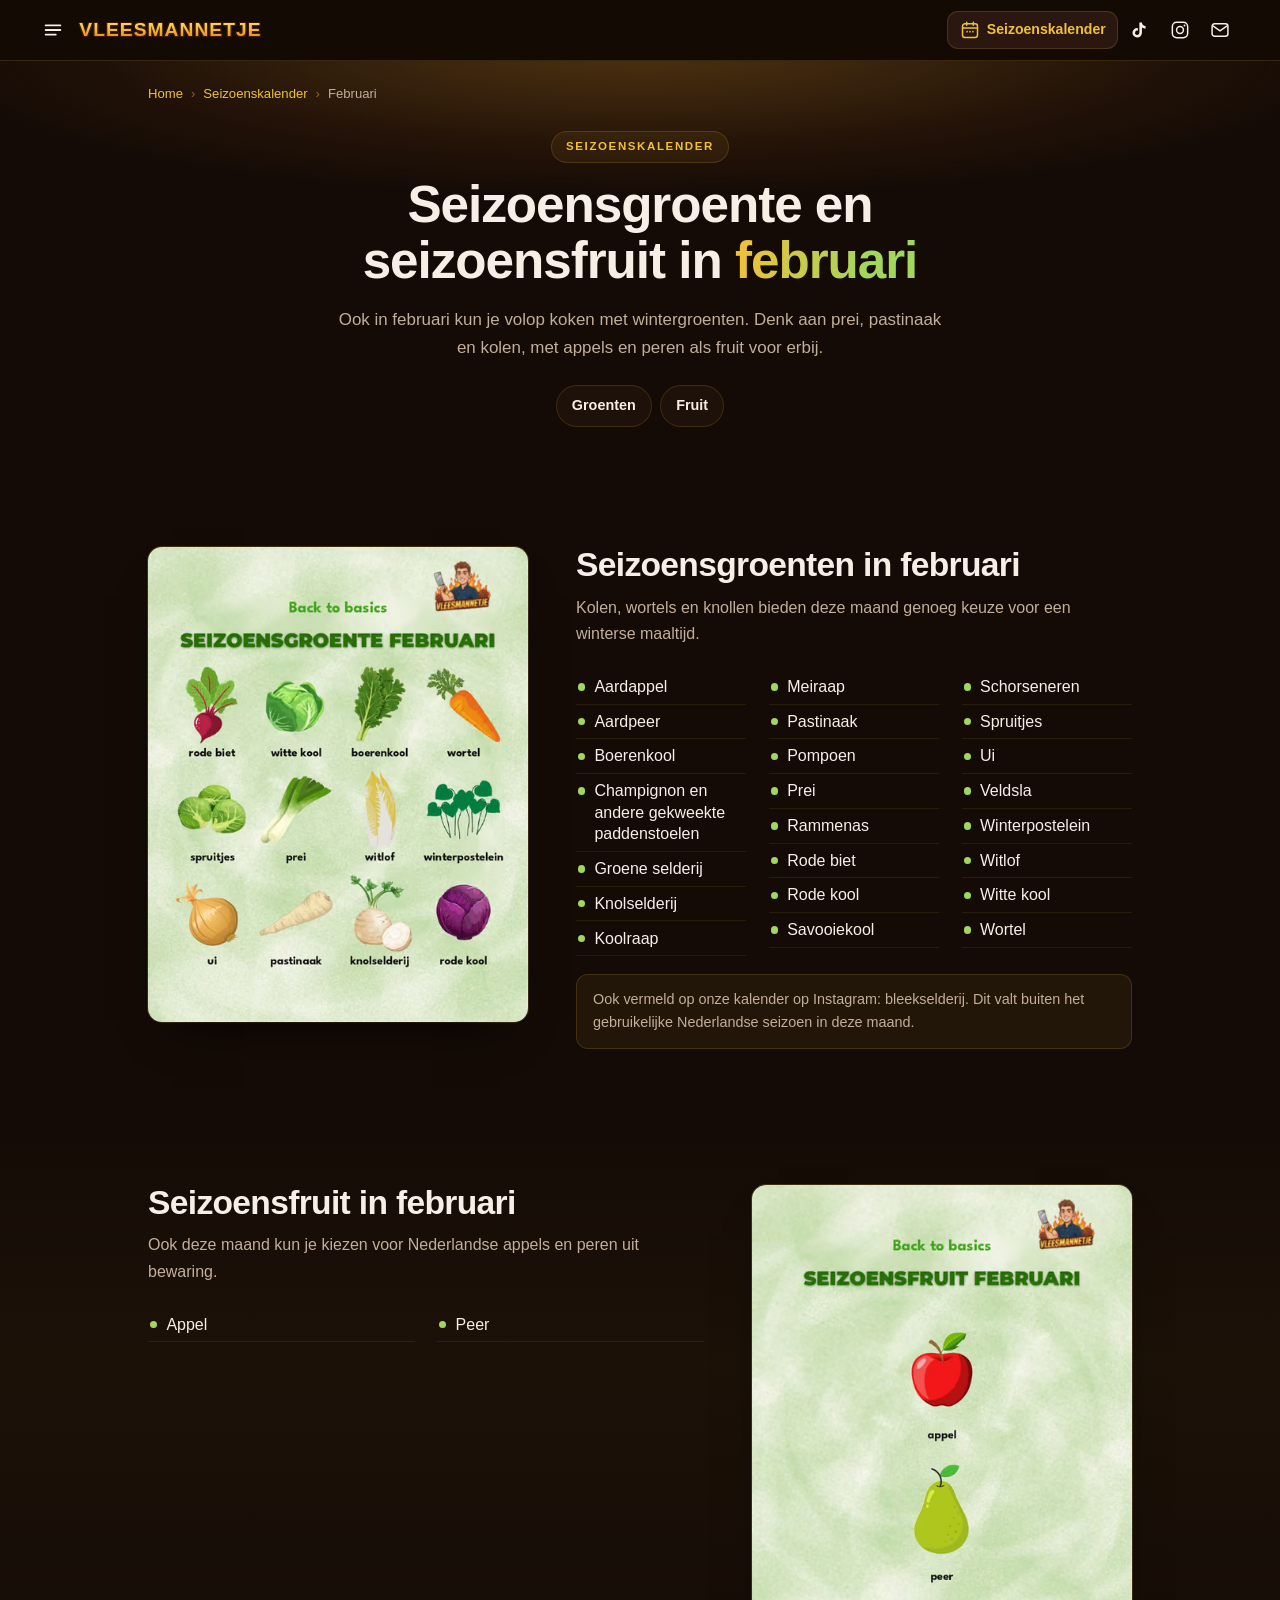
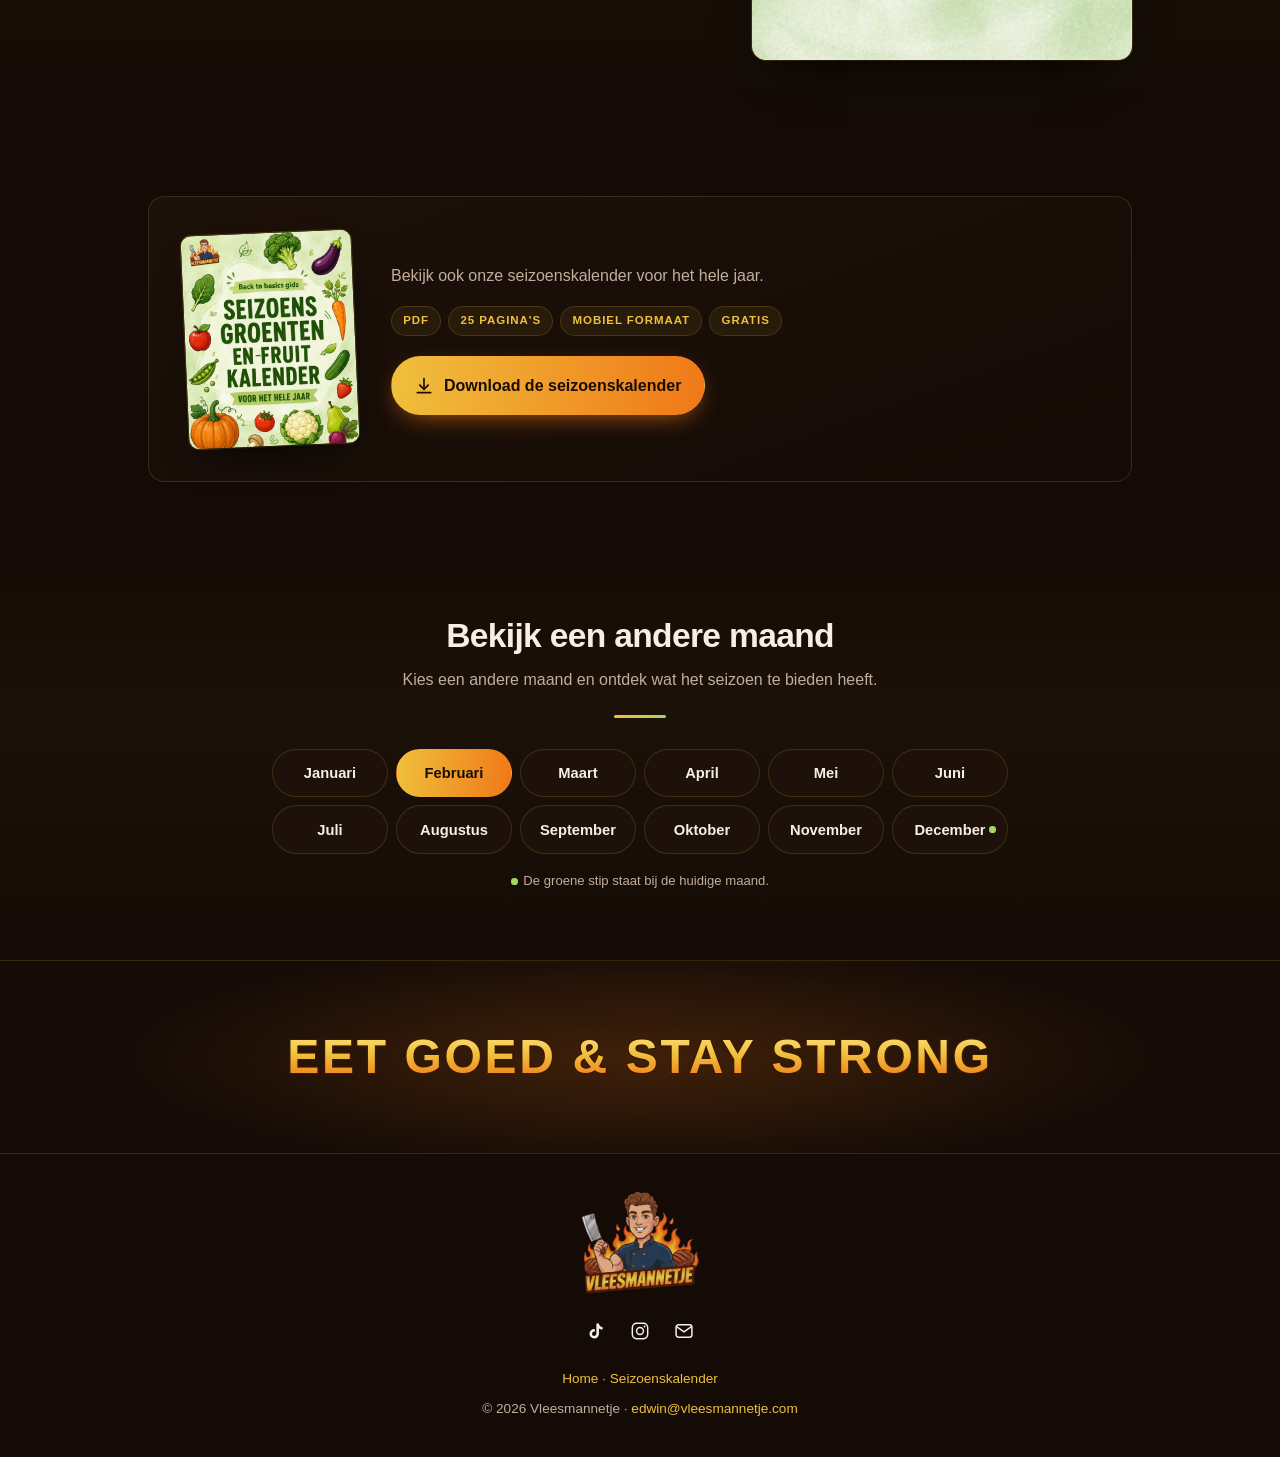
<file: seizoenskalender/februari/index.html>
<!doctype html>
<html lang="nl">
<head>
<meta charset="utf-8">
<meta name="viewport" content="width=device-width, initial-scale=1">
<title>Seizoensgroente en seizoensfruit in februari | Vleesmannetje</title>
<meta name="description" content="Ook in februari kun je volop koken met wintergroenten. Bekijk het volledige overzicht van groente en fruit in februari.">
<link rel="canonical" href="https://vleesmannetje.com/seizoenskalender/februari/">
<meta name="theme-color" content="#140B06">
<meta name="color-scheme" content="dark">

<link rel="icon" href="/favicon.ico" sizes="any">
<link rel="icon" href="/assets/img/favicon-32.png" type="image/png" sizes="32x32">
<link rel="apple-touch-icon" href="/assets/img/apple-touch-icon.png">

<meta property="og:type" content="website">
<meta property="og:site_name" content="Vleesmannetje">
<meta property="og:locale" content="nl_NL">
<meta property="og:url" content="https://vleesmannetje.com/seizoenskalender/februari/">
<meta property="og:title" content="Seizoensgroente en seizoensfruit in februari">
<meta property="og:description" content="Ook in februari kun je volop koken met wintergroenten. Bekijk het volledige overzicht van groente en fruit in februari.">
<meta property="og:image" content="https://vleesmannetje.com/assets/img/kalender/og-februari.jpg">
<meta property="og:image:width" content="1200">
<meta property="og:image:height" content="630">
<meta property="og:image:alt" content="Seizoenskalender februari van Vleesmannetje">
<meta name="twitter:card" content="summary_large_image">
<meta name="twitter:title" content="Seizoensgroente en seizoensfruit in februari">
<meta name="twitter:description" content="Ook in februari kun je volop koken met wintergroenten. Bekijk het volledige overzicht van groente en fruit in februari.">
<meta name="twitter:image" content="https://vleesmannetje.com/assets/img/kalender/og-februari.jpg">

<style>
:root{
  --ink:#140b06; --ink-2:#1d1109; --ink-3:#2a1810;
  --line:rgba(240,192,60,.16);
  --flame:#f07818; --gold:#f0c03c; --gold-hi:#ffe07a;
  --cream:#f7efe6; --muted:#c2ae9c; --outline:#3c1800;
  --leaf:#a3d65c;
  --wrap:64rem; --wrap-breed:100rem; --r:16px;
}
*,*::before,*::after{box-sizing:border-box}
html{-webkit-text-size-adjust:100%;scroll-behavior:smooth}
@media (prefers-reduced-motion:reduce){html{scroll-behavior:auto}
  *,*::before,*::after{animation-duration:.01ms!important;animation-iteration-count:1!important;transition-duration:.01ms!important}}
body{
  margin:0;background:var(--ink);color:var(--cream);
  font:400 1rem/1.65 -apple-system,BlinkMacSystemFont,"Segoe UI",Roboto,Helvetica,Arial,sans-serif;
  -webkit-font-smoothing:antialiased;overflow-x:hidden;
}
img{max-width:100%;height:auto;display:block}
a{color:inherit;text-decoration:none}
h1,h2,h3{margin:0;line-height:1.1;letter-spacing:-.02em;font-weight:800}
p{margin:0}
:focus-visible{outline:2px solid var(--gold);outline-offset:3px;border-radius:4px}
.wrap{width:100%;max-width:var(--wrap);margin:0 auto;padding:0 1.25rem}
.wrap--breed{max-width:var(--wrap-breed)}
.skip{position:absolute;left:-999px;top:0;z-index:99;background:var(--gold);color:var(--ink);padding:.6rem 1rem;font-weight:700}
.skip:focus{left:.5rem;top:.5rem}
.sr{position:absolute;width:1px;height:1px;overflow:hidden;clip:rect(0 0 0 0);white-space:nowrap}

.wordmark{
  font-weight:900;text-transform:uppercase;letter-spacing:.055em;line-height:1;
  background:linear-gradient(180deg,var(--gold-hi) 0%,var(--gold) 44%,var(--flame) 100%);
  -webkit-background-clip:text;background-clip:text;color:transparent;
  filter:
    drop-shadow(0 1px 0 var(--outline)) drop-shadow(0 -1px 0 var(--outline))
    drop-shadow(1px 0 0 var(--outline)) drop-shadow(-1px 0 0 var(--outline));
}

/* ---------- header ---------- */
.hdr{
  position:sticky;top:0;z-index:20;
  background:rgba(20,11,6,.82);backdrop-filter:saturate(140%) blur(12px);
  -webkit-backdrop-filter:saturate(140%) blur(12px);
  border-bottom:1px solid var(--line);
}
.hdr .wrap{display:flex;align-items:center;justify-content:space-between;gap:.75rem;min-height:60px}
.hdr__logo{font-size:1.05rem;white-space:nowrap;min-width:0}
.hdr__nav{display:flex;align-items:center;gap:.15rem;flex:none}
.ico,.navlink{
  display:grid;place-items:center;width:38px;height:38px;border-radius:11px;
  color:var(--cream);border:1px solid transparent;transition:color .18s,background .18s,border-color .18s,transform .18s;
}
.ico:hover,.ico:focus-visible,.navlink:hover,.navlink:focus-visible,.navlink[aria-current]{color:var(--gold);background:var(--ink-3);border-color:var(--line)}
.ico:hover,.ico:focus-visible{transform:translateY(-1px)}
.ico svg,.navlink svg{width:20px;height:20px}
.navlink span{position:absolute;width:1px;height:1px;overflow:hidden;clip:rect(0 0 0 0);white-space:nowrap}

/* ---------- uitschuifmenu ---------- */
.hdr__start{display:flex;align-items:center;gap:.4rem;min-width:0}
.menuknop,.lade__sluit{
  display:grid;place-items:center;flex:none;width:40px;height:40px;border-radius:11px;
  color:var(--cream);border:1px solid transparent;transition:color .18s,background .18s,border-color .18s;
}
.menuknop{margin-left:-.5rem}
.menuknop:hover,.menuknop:focus-visible,.lade__sluit:hover,.lade__sluit:focus-visible{color:var(--gold);background:var(--ink-3);border-color:var(--line)}
.menuknop svg,.lade__sluit svg{width:22px;height:22px}
.lade{position:fixed;inset:0;z-index:40;visibility:hidden;transition:visibility 0s .3s}
.lade:target,.lade.is-open{visibility:visible;transition:none}
.lade__achter{position:absolute;inset:0;background:rgba(8,4,2,.62);opacity:0;transition:opacity .3s}
.lade:target .lade__achter,.lade.is-open .lade__achter{opacity:1}
.lade__paneel{
  position:relative;display:flex;flex-direction:column;width:min(21rem,86vw);height:100%;overflow-y:auto;
  padding:.6rem 1rem 1.5rem;background:var(--ink-2);border-right:1px solid var(--line);
  box-shadow:24px 0 60px -30px rgba(0,0,0,.95);transform:translateX(-102%);transition:transform .3s cubic-bezier(.2,.8,.2,1);
}
.lade:target .lade__paneel,.lade.is-open .lade__paneel{transform:none}
.lade__kop{display:flex;align-items:center;justify-content:space-between;gap:.75rem;min-height:48px;margin-bottom:.9rem;padding-left:.75rem}
.lade__merk{font-size:1rem}
.lade__groep{margin:1.3rem 0 .35rem;padding:0 .75rem;color:var(--gold);font-size:.72rem;font-weight:700;letter-spacing:.16em;text-transform:uppercase}
.lade__lijst{list-style:none;margin:0;padding:0;display:grid;gap:.15rem}
.lade__lijst a{
  display:flex;align-items:center;gap:.8rem;padding:.72rem .75rem;border-radius:12px;font-weight:700;font-size:1.02rem;line-height:1.25;
  border:1px solid transparent;transition:background .18s,border-color .18s,color .18s;
}
.lade__lijst a:hover,.lade__lijst a:focus-visible{background:var(--ink-3);border-color:var(--line);color:var(--gold)}
.lade__lijst a[aria-current]{background:rgba(240,192,60,.07);border-color:var(--line)}
.lade__lijst svg{width:20px;height:20px;flex:none;color:var(--gold)}
.lade__lijst small{display:block;margin-top:.15rem;color:var(--muted);font-size:.8rem;font-weight:500}
.lade__sociaal{display:flex;gap:.35rem;margin-top:auto;padding:1.25rem .4rem 0;border-top:1px solid var(--line)}
html.lade-open{overflow:hidden}
/* smalle schermen: kalender en mail staan in het menu, zo past het woordmerk naast de menuknop */
@media (max-width:29.99rem){.hdr__nav .navlink,.hdr__mail{display:none}}
@media (max-width:22.5rem){.hdr__logo{font-size:.94rem}}

/* ---------- algemeen ---------- */
.eyebrow{
  display:inline-block;margin:0 0 .9rem;padding:.34rem .85rem;border-radius:999px;
  border:1px solid var(--line);background:rgba(240,192,60,.07);
  color:var(--gold);font-size:.72rem;font-weight:700;letter-spacing:.14em;text-transform:uppercase;
}
h1{font-size:clamp(1.85rem,6.8vw,3.2rem)}
h1 .leaf{
  background:linear-gradient(100deg,var(--gold) 4%,var(--leaf) 72%);
  -webkit-background-clip:text;background-clip:text;color:transparent;
}
.lede{margin:1rem auto 0;max-width:38rem;color:var(--muted);font-size:1.06rem}
.btn{
  display:inline-flex;align-items:center;justify-content:center;gap:.6rem;
  padding:.95rem 1.4rem;border-radius:999px;font-weight:700;font-size:1rem;
  border:1px solid transparent;transition:transform .18s,box-shadow .18s,background .18s,border-color .18s;
}
.btn svg{width:20px;height:20px;flex:none}
.btn:hover,.btn:focus-visible{transform:translateY(-2px)}
.btn--tt{
  background:linear-gradient(96deg,var(--gold),var(--flame));color:#1a0d04;
  box-shadow:0 8px 26px -10px rgba(240,120,24,.85);
}
.btn--tt:hover,.btn--tt:focus-visible{box-shadow:0 12px 32px -10px rgba(240,120,24,1)}
.btn--ig{background:var(--ink-3);color:var(--cream);border-color:var(--line)}
.btn--ig:hover,.btn--ig:focus-visible{border-color:var(--gold);color:var(--gold)}

section[id]{scroll-margin-top:72px}
.sect{padding:3rem 0}
.sect--alt{background:linear-gradient(180deg,transparent,rgba(240,192,60,.035) 40%,transparent)}
.sect__head{text-align:center;max-width:38rem;margin:0 auto 1.9rem}
h2{font-size:clamp(1.45rem,4.4vw,2.1rem)}
.sect__head p{margin-top:.7rem;color:var(--muted)}
.rule{width:52px;height:3px;margin:1.4rem auto 0;border-radius:3px;background:linear-gradient(90deg,var(--gold),var(--leaf))}

/* ---------- kop van de pagina ---------- */
.khero{position:relative;padding:1.1rem 0 2.5rem;overflow:hidden}
.khero::before{
  content:"";position:absolute;inset:-30% -30% auto;height:120%;pointer-events:none;
  background:
    radial-gradient(52% 42% at 50% 24%,rgba(240,120,24,.2),transparent 68%),
    radial-gradient(40% 34% at 50% 18%,rgba(163,214,92,.12),transparent 70%);
}
.khero .wrap{position:relative}
.crumbs{display:flex;flex-wrap:wrap;align-items:center;gap:.35rem .5rem;margin:0 0 1.6rem;padding:0;list-style:none;font-size:.82rem;color:var(--muted)}
.crumbs li{display:flex;align-items:center;gap:.5rem}
.crumbs li+li::before{content:"\203A";color:rgba(240,192,60,.5)}
.crumbs a{color:var(--gold)}
.crumbs a:hover,.crumbs a:focus-visible{text-decoration:underline;text-underline-offset:3px}
.khero__kop{text-align:center;max-width:46rem;margin:0 auto}
.khero__nu{margin-top:1.6rem}
.sprong{display:flex;flex-wrap:wrap;justify-content:center;gap:.5rem;margin:1.5rem 0 0;padding:0;list-style:none}
.sprong a{display:inline-flex;align-items:center;gap:.45rem;padding:.5rem .95rem;border-radius:999px;
  border:1px solid var(--line);background:var(--ink-2);font-size:.9rem;font-weight:600;transition:border-color .18s,color .18s}
.sprong a:hover,.sprong a:focus-visible{border-color:var(--gold);color:var(--gold)}

/* kop met foto: alle tekst wit, een zacht verloop maakt de tekst leesbaar */
.khero.khero--foto{display:grid;min-height:clamp(34rem,86svh,40rem);padding:0;isolation:isolate;color:#fff}
.khero--foto::before{display:none}
.khero__foto{position:absolute;inset:0;z-index:-2}
.khero__foto img{width:100%;height:100%;object-fit:cover;object-position:var(--focus,50% 50%)}
.khero--foto::after{
  content:"";position:absolute;inset:0;z-index:-1;pointer-events:none;
  background:
    linear-gradient(180deg,rgba(14,8,4,.5) 0%,rgba(14,8,4,0) 22%),
    linear-gradient(0deg,rgba(14,8,4,.92) 0%,rgba(14,8,4,.72) 34%,rgba(14,8,4,.18) 66%,rgba(14,8,4,0) 80%);
}
.khero__laag{display:flex;flex-direction:column;justify-content:space-between;gap:2.5rem;padding-top:1.1rem;padding-bottom:2.25rem}
.khero--foto .crumbs{margin:0;color:#fff;text-shadow:0 1px 8px rgba(0,0,0,.45)}
.khero--foto .crumbs a{color:#fff}
.khero--foto .crumbs li+li::before{color:#fff}
.khero--foto .khero__kop{text-align:left;margin:0;max-width:42rem}
.khero--foto .eyebrow{color:#fff;border-color:rgba(255,255,255,.5);background:rgba(14,8,4,.28)}
.khero--foto h1{max-width:11.5em;color:#fff;text-shadow:0 2px 22px rgba(0,0,0,.4);font-size:clamp(1.85rem,5.4vw,2.6rem)}
.khero__tekst{margin-top:.95rem;max-width:30rem;color:#fff;font-size:1.06rem;text-shadow:0 1px 12px rgba(0,0,0,.5)}
.khero--foto .khero__nu{margin-top:1.5rem}
.btn--glas{
  color:#fff;border-color:rgba(255,255,255,.6);background:rgba(14,8,4,.42);
  -webkit-backdrop-filter:blur(8px);backdrop-filter:blur(8px);
}
.btn--glas:hover,.btn--glas:focus-visible{border-color:#fff;background:rgba(14,8,4,.62)}

/* ---------- intro ---------- */
.tekst{max-width:40rem;margin:0 auto;color:var(--muted);font-size:1.03rem}
.tekst p+p{margin-top:1rem}
.tekst p:first-child{color:var(--cream);font-size:1.1rem}

/* ---------- maandkaarten ---------- */
.maanden{list-style:none;margin:0;padding:0;display:grid;grid-template-columns:repeat(2,minmax(0,1fr));gap:.75rem}
.mkaart{
  position:relative;display:flex;flex-direction:column;height:100%;overflow:hidden;
  border:1px solid var(--line);border-radius:var(--r);background:linear-gradient(160deg,var(--ink-2),var(--ink));
  transition:border-color .2s,transform .2s,box-shadow .2s;
}
.mkaart:hover,.mkaart:focus-visible{border-color:rgba(240,192,60,.55);transform:translateY(-3px);box-shadow:0 18px 36px -24px rgba(0,0,0,.95)}
.mkaart img{width:100%;aspect-ratio:10/7;object-fit:cover}
.mkaart__body{display:flex;flex-direction:column;gap:.25rem;padding:.75rem .85rem .95rem}
.mkaart h3{font-size:1.08rem}
.mkaart__link{display:inline-flex;align-items:center;gap:.3rem;color:var(--gold);font-size:.84rem;font-weight:700}
.mkaart__link svg{width:16px;height:16px;transition:transform .2s}
.mkaart:hover .mkaart__link svg,.mkaart:focus-visible .mkaart__link svg{transform:translateX(3px)}
.mkaart__nu{
  display:none;position:absolute;top:.55rem;left:.55rem;padding:.26rem .6rem;border-radius:999px;
  background:var(--gold);color:#1a0d04;font-size:.66rem;font-weight:800;letter-spacing:.07em;text-transform:uppercase;
  box-shadow:0 6px 16px -6px rgba(0,0,0,.6);
}
.mkaart.is-nu{border-color:var(--gold);box-shadow:0 0 0 1px var(--gold)}
.mkaart.is-nu .mkaart__nu{display:block}

/* ---------- download ---------- */
.gids{
  display:grid;gap:1.5rem;align-items:center;
  border:1px solid var(--line);border-radius:var(--r);padding:1.5rem;
  background:linear-gradient(160deg,var(--ink-2),var(--ink));
}
.gids__cover{
  justify-self:center;width:min(56vw,200px);border-radius:10px;
  box-shadow:0 18px 40px -18px rgba(0,0,0,.9),0 0 0 1px rgba(240,192,60,.22);
  transform:rotate(-2.5deg);transition:transform .25s;
}
.gids:hover .gids__cover{transform:rotate(0) translateY(-3px)}
.gids h2,.gids h3{font-size:clamp(1.25rem,4vw,1.6rem);margin-bottom:.55rem}
.gids p{color:var(--muted)}
.gids__meta{display:flex;flex-wrap:wrap;gap:.45rem;margin:1rem 0 0;list-style:none;padding:0}
.gids__meta li{
  padding:.28rem .7rem;border-radius:999px;border:1px solid var(--line);
  background:rgba(240,192,60,.07);color:var(--gold);font-size:.72rem;font-weight:700;
  letter-spacing:.08em;text-transform:uppercase;
}
.gids .btn{margin-top:1.3rem}
.gids--klein .gids__cover{width:min(40vw,150px)}
.gids--breed .gids__actie .btn{margin-top:0}

/* ---------- maandpagina: beeld en lijst ---------- */
.duo{display:grid;gap:1.3rem;grid-template-areas:"kop" "img" "lijst"}
.duo__kop{grid-area:kop}
.duo__kop p{margin-top:.65rem;color:var(--muted)}
.duo__img{grid-area:img;margin:0;justify-self:center;width:100%;max-width:420px}
.duo__img img{width:100%;border-radius:14px;box-shadow:0 24px 46px -26px rgba(0,0,0,.95),0 0 0 1px rgba(240,192,60,.2)}
.duo__lijst{grid-area:lijst}
.lijst{list-style:none;margin:0;padding:0;columns:2;column-gap:1.4rem}
.lijst li{
  break-inside:avoid;position:relative;padding:.38rem 0 .38rem 1.15rem;
  border-bottom:1px solid rgba(240,192,60,.09);line-height:1.35;
}
.lijst li::before{content:"";position:absolute;left:.12rem;top:.84rem;width:.46rem;height:.46rem;border-radius:50%;background:var(--leaf)}
.lijst small{display:block;margin-top:.12rem;color:var(--muted);font-size:.78rem;line-height:1.35}
.noot{margin-top:1.1rem;padding:.8rem 1rem;border-radius:12px;border:1px solid var(--line);background:rgba(240,192,60,.06);color:var(--muted);font-size:.9rem}

/* ---------- maandnavigatie ---------- */
.mnav ul{list-style:none;margin:0 auto;padding:0;display:grid;grid-template-columns:repeat(3,minmax(0,1fr));gap:.5rem;max-width:46rem}
.mnav a{
  position:relative;display:block;text-align:center;padding:.7rem .4rem;border-radius:999px;
  border:1px solid var(--line);background:var(--ink-2);font-weight:700;font-size:.92rem;
  transition:border-color .18s,color .18s,transform .18s;
}
.mnav a:hover,.mnav a:focus-visible{border-color:var(--gold);color:var(--gold);transform:translateY(-1px)}
.mnav a[aria-current="page"]{background:linear-gradient(96deg,var(--gold),var(--flame));color:#1a0d04;border-color:transparent}
.mnav a.is-nu::after{content:"";position:absolute;top:50%;right:.7rem;width:.42rem;height:.42rem;margin-top:-.21rem;border-radius:50%;background:var(--leaf)}
.mnav__legenda{margin-top:1rem;text-align:center;color:var(--muted);font-size:.82rem}
.mnav__legenda i{display:inline-block;width:.42rem;height:.42rem;margin-right:.35rem;border-radius:50%;background:var(--leaf);vertical-align:middle}

/* ---------- afsluiter en footer ---------- */
.signoff{
  position:relative;text-align:center;padding:3.5rem 0;overflow:hidden;
  border-top:1px solid var(--line);border-bottom:1px solid var(--line);
}
.signoff::before{
  content:"";position:absolute;inset:0;pointer-events:none;
  background:radial-gradient(60% 90% at 50% 50%,rgba(240,120,24,.2),transparent 70%);
}
.signoff p{position:relative;font-size:clamp(1.45rem,6.4vw,3rem)}
.signoff .wrap{position:relative}
.ftr{padding:2.25rem 0;text-align:center;color:var(--muted);font-size:.85rem}
.ftr__logo{width:120px;margin:0 auto 1.1rem;opacity:.9}
.ftr__nav{display:flex;justify-content:center;gap:.35rem;margin-bottom:1.1rem}
.ftr a.txt{color:var(--gold)}
.ftr__links{margin-bottom:.5rem}

@media (min-width:30rem){
  .mnav ul{grid-template-columns:repeat(4,minmax(0,1fr))}
}
@media (min-width:40rem){
  .navlink{display:flex;gap:.45rem;width:auto;padding:0 .7rem;font-size:.88rem;font-weight:700}
  .navlink span{position:static;width:auto;height:auto;overflow:visible;clip:auto}
  .maanden{grid-template-columns:repeat(3,minmax(0,1fr));gap:1rem}
}
@media (min-width:48rem){
  .hdr__logo{font-size:1.2rem}
  .wrap--breed{padding:0 clamp(1.5rem,3.2vw,3rem)}
  .khero{padding:1.4rem 0 3.25rem}
  .khero.khero--foto{min-height:clamp(30rem,72vh,42rem)}
  .khero__laag{padding-top:1.4rem;padding-bottom:3.5rem}
  .khero__tekst{font-size:1.14rem}
  .sect{padding:4.25rem 0}
  .gids{grid-template-columns:230px 1fr;gap:2.25rem;padding:2.25rem}
  .gids__cover{width:230px}
  .gids--klein{grid-template-columns:170px 1fr}
  .gids--klein .gids__cover{width:170px}
  .gids--breed{grid-template-areas:"cover tekst" "cover actie";row-gap:1.3rem;align-content:center}
  .gids--breed>picture{grid-area:cover}
  .gids--breed .gids__tekst{grid-area:tekst}
  .gids--breed .gids__actie{grid-area:actie}
  .mnav ul{grid-template-columns:repeat(6,minmax(0,1fr))}
  .signoff{padding:4.5rem 0}
}
/* staande tablets: de staande foto, met een hogere kop zodat hand en tekst onder elkaar passen */
@media (min-width:48rem) and (max-aspect-ratio:6/5){
  .khero.khero--foto{min-height:clamp(34rem,80vh,60rem)}
}
@media (min-width:52rem){
  .duo{grid-template-columns:380px minmax(0,1fr);grid-template-rows:auto 1fr;column-gap:3rem;row-gap:1.4rem;
    grid-template-areas:"img kop" "img lijst";align-items:start}
  .duo--om{grid-template-columns:minmax(0,1fr) 380px;grid-template-areas:"kop img" "lijst img"}
}
@media (min-width:60rem){
  .maanden{grid-template-columns:repeat(4,minmax(0,1fr))}
  .lijst--lang{columns:3}
}
@media (min-width:64rem){
  .gids--breed{grid-template-columns:250px minmax(0,1fr) auto;grid-template-areas:"cover tekst actie";column-gap:3rem;padding:2.5rem 3rem}
  .gids--breed .gids__cover{width:250px}
  .gids--breed h2{font-size:clamp(1.6rem,2.3vw,2.05rem)}
  .gids--breed p{max-width:42rem;font-size:1.05rem}
  .gids--breed .gids__actie{align-self:center}
}
@media (min-width:80rem){
  /* vanaf hier staat de tekst links naast het onderwerp: verloop van links */
  .khero--foto h1{font-size:3.2rem}
  .khero__tekst{max-width:36rem}
  .khero--foto::after{
    background:
      linear-gradient(180deg,rgba(14,8,4,.45) 0%,rgba(14,8,4,0) 20%),
      linear-gradient(90deg,rgba(14,8,4,.76) 0%,rgba(14,8,4,.52) 34%,rgba(14,8,4,.08) 62%,rgba(14,8,4,0) 78%),
      linear-gradient(0deg,rgba(20,11,6,.8) 0%,rgba(20,11,6,0) 18%);
  }
  .maanden{gap:1.5rem}
  .mkaart__body{padding:.95rem 1.15rem 1.15rem}
  .mkaart h3{font-size:1.24rem}
  .mkaart__link{font-size:.9rem}
}
</style>
</head>
<body>
<a class="skip" href="#main">Naar de inhoud</a>

<header class="hdr">
  <div class="wrap wrap--breed">
    <div class="hdr__start">
      <a class="menuknop" href="#menu" aria-controls="menu" aria-label="Menu openen">
        <svg viewBox="0 0 24 24" fill="none" stroke="currentColor" stroke-width="2" stroke-linecap="round" aria-hidden="true"><path d="M4 7h16M4 12h16M4 17h11"/></svg>
      </a>
      <a class="hdr__logo wordmark" href="/">Vleesmannetje</a>
    </div>
    <nav class="hdr__nav" aria-label="Snelmenu">
      <a class="navlink" href="/seizoenskalender/" aria-current="true">
        <svg viewBox="0 0 24 24" fill="none" stroke="currentColor" stroke-width="1.8" stroke-linecap="round" aria-hidden="true"><rect x="3" y="4.5" width="18" height="16.5" rx="3"/><path d="M3 9.5h18M8 2.8v3.4M16 2.8v3.4"/><circle cx="8.5" cy="14" r="1" fill="currentColor" stroke="none"/><circle cx="12" cy="14" r="1" fill="currentColor" stroke="none"/><circle cx="15.5" cy="14" r="1" fill="currentColor" stroke="none"/></svg><span>Seizoenskalender</span>
      </a>
      <a class="ico" href="https://www.tiktok.com/@vleesmannetje" target="_blank" rel="me noopener" aria-label="Vleesmannetje op TikTok">
        <svg viewBox="0 0 24 24" fill="currentColor" aria-hidden="true"><path d="M16.6 5.82A4.28 4.28 0 0 1 15.54 3h-3.09v12.4a2.59 2.59 0 0 1-2.59 2.5 2.59 2.59 0 1 1 .72-5.08v-3.13a5.7 5.7 0 0 0-.72-.05A5.69 5.69 0 1 0 15.54 15.4V9.01a7.35 7.35 0 0 0 4.3 1.38V7.3a4.29 4.29 0 0 1-3.24-1.48Z"/></svg>
      </a>
      <a class="ico" href="https://www.instagram.com/vleesmannetje/" target="_blank" rel="me noopener" aria-label="Vleesmannetje op Instagram">
        <svg viewBox="0 0 24 24" fill="none" stroke="currentColor" stroke-width="1.8" aria-hidden="true"><rect x="2.8" y="2.8" width="18.4" height="18.4" rx="5.2"/><circle cx="12" cy="12" r="4.1"/><circle cx="17.4" cy="6.6" r="1.15" fill="currentColor" stroke="none"/></svg>
      </a>
      <a class="ico hdr__mail" href="mailto:edwin@vleesmannetje.com" aria-label="Mail Vleesmannetje">
        <svg viewBox="0 0 24 24" fill="none" stroke="currentColor" stroke-width="1.8" aria-hidden="true"><rect x="2.5" y="4.5" width="19" height="15" rx="3"/><path d="m3.5 7 8.5 6 8.5-6"/></svg>
      </a>
    </nav>
  </div>
</header>

<div class="lade" id="menu">
  <a class="lade__achter" href="#" tabindex="-1" aria-hidden="true" data-sluit></a>
  <div class="lade__paneel" role="dialog" aria-modal="true" aria-label="Menu">
    <div class="lade__kop">
      <span class="lade__merk wordmark">Vleesmannetje</span>
      <a class="lade__sluit" href="#" aria-label="Menu sluiten" data-sluit><svg viewBox="0 0 24 24" fill="none" stroke="currentColor" stroke-width="2" stroke-linecap="round" aria-hidden="true"><path d="M6 6l12 12M18 6 6 18"/></svg></a>
    </div>
    <nav aria-label="Hoofdmenu">
      <ul class="lade__lijst" role="list">
        <li><a href="/"><svg viewBox="0 0 24 24" fill="none" stroke="currentColor" stroke-width="1.8" stroke-linecap="round" stroke-linejoin="round" aria-hidden="true"><path d="M4 10.5 12 4l8 6.5V19a1 1 0 0 1-1 1h-4.5v-5.5h-5V20H5a1 1 0 0 1-1-1z"/></svg>Home</a></li>
        <li><a href="/#verhaal"><svg viewBox="0 0 24 24" fill="none" stroke="currentColor" stroke-width="1.8" stroke-linecap="round" aria-hidden="true"><circle cx="12" cy="8.2" r="3.7"/><path d="M4.8 20c.9-3.6 3.7-5.6 7.2-5.6s6.3 2 7.2 5.6"/></svg>Over mij</a></li>
      </ul>
      <p class="lade__groep">Inspiratie</p>
      <ul class="lade__lijst" role="list">
        <li><a href="/seizoenskalender/" aria-current="true"><svg viewBox="0 0 24 24" fill="none" stroke="currentColor" stroke-width="1.8" stroke-linecap="round" stroke-linejoin="round" aria-hidden="true"><path d="M5 19c0-8.5 5.5-14 15-14 0 9.5-5.5 15-14 15"/><path d="M5 19 13 11"/></svg><span>Seizoensgroenten<small>Groente en fruit per maand</small></span></a></li>
      </ul>
      <p class="lade__groep">Contact</p>
      <ul class="lade__lijst" role="list">
        <li><a href="/#contact"><svg viewBox="0 0 24 24" fill="none" stroke="currentColor" stroke-width="1.8" aria-hidden="true"><rect x="2.5" y="4.5" width="19" height="15" rx="3"/><path d="m3.5 7 8.5 6 8.5-6"/></svg>Samenwerken</a></li>
      </ul>
    </nav>
    <div class="lade__sociaal">
      <a class="ico" href="https://www.tiktok.com/@vleesmannetje" target="_blank" rel="me noopener" aria-label="Vleesmannetje op TikTok"><svg viewBox="0 0 24 24" fill="currentColor" aria-hidden="true"><path d="M16.6 5.82A4.28 4.28 0 0 1 15.54 3h-3.09v12.4a2.59 2.59 0 0 1-2.59 2.5 2.59 2.59 0 1 1 .72-5.08v-3.13a5.7 5.7 0 0 0-.72-.05A5.69 5.69 0 1 0 15.54 15.4V9.01a7.35 7.35 0 0 0 4.3 1.38V7.3a4.29 4.29 0 0 1-3.24-1.48Z"/></svg></a>
      <a class="ico" href="https://www.instagram.com/vleesmannetje/" target="_blank" rel="me noopener" aria-label="Vleesmannetje op Instagram"><svg viewBox="0 0 24 24" fill="none" stroke="currentColor" stroke-width="1.8" aria-hidden="true"><rect x="2.8" y="2.8" width="18.4" height="18.4" rx="5.2"/><circle cx="12" cy="12" r="4.1"/><circle cx="17.4" cy="6.6" r="1.15" fill="currentColor" stroke="none"/></svg></a>
      <a class="ico" href="mailto:edwin@vleesmannetje.com" aria-label="Mail Vleesmannetje"><svg viewBox="0 0 24 24" fill="none" stroke="currentColor" stroke-width="1.8" aria-hidden="true"><rect x="2.5" y="4.5" width="19" height="15" rx="3"/><path d="m3.5 7 8.5 6 8.5-6"/></svg></a>
    </div>
  </div>
</div>

<main id="main">

  <section class="khero">
    <div class="wrap">
      <ol class="crumbs" aria-label="Kruimelpad"><li><a href="/">Home</a></li><li><a href="/seizoenskalender/">Seizoenskalender</a></li><li aria-current="page">Februari</li></ol>
      <div class="khero__kop">
        <span class="eyebrow">Seizoenskalender</span>
        <h1>Seizoensgroente en seizoensfruit in <span class="leaf">februari</span></h1>
        <p class="lede">Ook in februari kun je volop koken met wintergroenten. Denk aan prei, pastinaak en kolen, met appels en peren als fruit voor erbij.</p>
        <ul class="sprong" role="list">
          <li><a href="#groente">Groenten</a></li>
          <li><a href="#fruit">Fruit</a></li>
        </ul>
      </div>
    </div>
  </section>

  <section class="sect" id="groente">
    <div class="wrap">
      <div class="duo">
        <div class="duo__kop">
          <h2>Seizoensgroenten in februari</h2>
          <p>Kolen, wortels en knollen bieden deze maand genoeg keuze voor een winterse maaltijd.</p>
        </div>
        <figure class="duo__img">
        <picture>
          <source type="image/avif" sizes="(min-width:52rem) 380px, (min-width:30rem) 420px, calc(100vw - 2.5rem)" srcset="/assets/img/kalender/februari-groente-480.avif 480w, /assets/img/kalender/februari-groente-840.avif 840w">
          <source type="image/webp" sizes="(min-width:52rem) 380px, (min-width:30rem) 420px, calc(100vw - 2.5rem)" srcset="/assets/img/kalender/februari-groente-480.webp 480w, /assets/img/kalender/februari-groente-840.webp 840w">
          <img src="/assets/img/kalender/februari-groente-480.webp" width="840" height="1050"
               alt="Kalenderbeeld met seizoensgroente in februari: rode biet, witte kool, boerenkool, wortel, spruitjes, prei, witlof, winterpostelein, ui, pastinaak, knolselderij en rode kool." decoding="async">
        </picture>
        </figure>
        <div class="duo__lijst">
          <ul class="lijst lijst--lang">
            <li>Aardappel</li><li>Aardpeer</li><li>Boerenkool</li><li>Champignon en andere gekweekte paddenstoelen</li><li>Groene selderij</li><li>Knolselderij</li><li>Koolraap</li><li>Meiraap</li><li>Pastinaak</li><li>Pompoen</li><li>Prei</li><li>Rammenas</li><li>Rode biet</li><li>Rode kool</li><li>Savooiekool</li><li>Schorseneren</li><li>Spruitjes</li><li>Ui</li><li>Veldsla</li><li>Winterpostelein</li><li>Witlof</li><li>Witte kool</li><li>Wortel</li>
          </ul>
          <p class="noot">Ook vermeld op onze kalender op Instagram: bleekselderij. Dit valt buiten het gebruikelijke Nederlandse seizoen in deze maand.</p>
        </div>
      </div>
    </div>
  </section>

  <section class="sect sect--alt" id="fruit">
    <div class="wrap">
      <div class="duo duo--om">
        <div class="duo__kop">
          <h2>Seizoensfruit in februari</h2>
          <p>Ook deze maand kun je kiezen voor Nederlandse appels en peren uit bewaring.</p>
        </div>
        <figure class="duo__img">
        <picture>
          <source type="image/avif" sizes="(min-width:52rem) 380px, (min-width:30rem) 420px, calc(100vw - 2.5rem)" srcset="/assets/img/kalender/februari-fruit-480.avif 480w, /assets/img/kalender/februari-fruit-840.avif 840w">
          <source type="image/webp" sizes="(min-width:52rem) 380px, (min-width:30rem) 420px, calc(100vw - 2.5rem)" srcset="/assets/img/kalender/februari-fruit-480.webp 480w, /assets/img/kalender/februari-fruit-840.webp 840w">
          <img src="/assets/img/kalender/februari-fruit-480.webp" width="840" height="1050"
               alt="Kalenderbeeld met seizoensfruit in februari: appel en peer." loading="lazy" decoding="async">
        </picture>
        </figure>
        <div class="duo__lijst">
          <ul class="lijst">
            <li>Appel</li><li>Peer</li>
          </ul>
        </div>
      </div>
    </div>
  </section>

  <section class="sect" id="download">
    <div class="wrap">
      <div class="gids gids--klein">
        <picture>
          <source srcset="/assets/img/gids-cover.avif" type="image/avif">
          <img class="gids__cover" src="/assets/img/gids-cover.webp" width="520" height="650"
               alt="Cover van de seizoenskalender voor groente en fruit" loading="lazy" decoding="async">
        </picture>
        <div class="gids__tekst">

          <p>Bekijk ook onze seizoenskalender voor het hele jaar.</p>
          <ul class="gids__meta">
            <li>PDF</li><li>25 pagina's</li><li>Mobiel formaat</li><li>Gratis</li>
          </ul>
          <a class="btn btn--tt" href="/Seizoensgroente-Kalender-Vleesmannetje.pdf" download>
            <svg viewBox="0 0 24 24" fill="none" stroke="currentColor" stroke-width="2" stroke-linecap="round" stroke-linejoin="round" aria-hidden="true"><path d="M12 3v12"/><path d="m7 11 5 5 5-5"/><path d="M4 20h16"/></svg>
            Download de seizoenskalender
          </a>
        </div>
      </div>
    </div>
  </section>

  <section class="sect sect--alt" id="andere-maand">
    <div class="wrap">
      <div class="sect__head">
        <h2>Bekijk een andere maand</h2>
        <p>Kies een andere maand en ontdek wat het seizoen te bieden heeft.</p>
        <div class="rule"></div>
      </div>
      <nav class="mnav" aria-label="Maanden">
        <ul role="list">
          <li><a href="/seizoenskalender/januari/" data-maand="januari">Januari</a></li><li><a href="/seizoenskalender/februari/" data-maand="februari" aria-current="page">Februari</a></li><li><a href="/seizoenskalender/maart/" data-maand="maart">Maart</a></li><li><a href="/seizoenskalender/april/" data-maand="april">April</a></li><li><a href="/seizoenskalender/mei/" data-maand="mei">Mei</a></li><li><a href="/seizoenskalender/juni/" data-maand="juni">Juni</a></li><li><a href="/seizoenskalender/juli/" data-maand="juli">Juli</a></li><li><a href="/seizoenskalender/augustus/" data-maand="augustus">Augustus</a></li><li><a href="/seizoenskalender/september/" data-maand="september">September</a></li><li><a href="/seizoenskalender/oktober/" data-maand="oktober">Oktober</a></li><li><a href="/seizoenskalender/november/" data-maand="november">November</a></li><li><a href="/seizoenskalender/december/" data-maand="december">December</a></li>
        </ul>
        <p class="mnav__legenda" id="legenda" hidden><i aria-hidden="true"></i>De groene stip staat bij de huidige maand.</p>
      </nav>
    </div>
  </section>

  <section class="signoff">
    <div class="wrap"><p class="wordmark">Eet goed &amp; stay strong</p></div>
  </section>

</main>

<footer class="ftr">
  <div class="wrap">
    <picture>
      <source srcset="/assets/img/logo-300.avif" type="image/avif">
      <img class="ftr__logo" src="/assets/img/logo-300.webp" width="300" height="263" alt="" loading="lazy">
    </picture>
    <nav class="ftr__nav" aria-label="Sociale media">
      <a class="ico" href="https://www.tiktok.com/@vleesmannetje" target="_blank" rel="me noopener" aria-label="TikTok">
        <svg viewBox="0 0 24 24" fill="currentColor" aria-hidden="true"><path d="M16.6 5.82A4.28 4.28 0 0 1 15.54 3h-3.09v12.4a2.59 2.59 0 0 1-2.59 2.5 2.59 2.59 0 1 1 .72-5.08v-3.13a5.7 5.7 0 0 0-.72-.05A5.69 5.69 0 1 0 15.54 15.4V9.01a7.35 7.35 0 0 0 4.3 1.38V7.3a4.29 4.29 0 0 1-3.24-1.48Z"/></svg></a>
      <a class="ico" href="https://www.instagram.com/vleesmannetje/" target="_blank" rel="me noopener" aria-label="Instagram">
        <svg viewBox="0 0 24 24" fill="none" stroke="currentColor" stroke-width="1.8" aria-hidden="true"><rect x="2.8" y="2.8" width="18.4" height="18.4" rx="5.2"/><circle cx="12" cy="12" r="4.1"/><circle cx="17.4" cy="6.6" r="1.15" fill="currentColor" stroke="none"/></svg></a>
      <a class="ico" href="mailto:edwin@vleesmannetje.com" aria-label="Mail">
        <svg viewBox="0 0 24 24" fill="none" stroke="currentColor" stroke-width="1.8" aria-hidden="true"><rect x="2.5" y="4.5" width="19" height="15" rx="3"/><path d="m3.5 7 8.5 6 8.5-6"/></svg></a>
    </nav>
    <p class="ftr__links"><a class="txt" href="/">Home</a> &middot; <a class="txt" href="/seizoenskalender/">Seizoenskalender</a></p>
    <p>&copy; <span id="jaar">2026</span> Vleesmannetje &middot; <a class="txt" href="mailto:edwin@vleesmannetje.com">edwin@vleesmannetje.com</a></p>
  </div>
</footer>

<script>
(function(){
  var y=document.getElementById('jaar');if(y)y.textContent=new Date().getFullYear();
  var slugs=["januari", "februari", "maart", "april", "mei", "juni", "juli", "augustus", "september", "oktober", "november", "december"];
  var namen=["januari", "februari", "maart", "april", "mei", "juni", "juli", "augustus", "september", "oktober", "november", "december"];
  var m=new Date().getMonth(),slug=slugs[m];
  var els=document.querySelectorAll('[data-maand="'+slug+'"]');
  for(var i=0;i<els.length;i++){
    els[i].classList.add('is-nu');
    var sr=document.createElement('span');sr.className='sr';sr.textContent=', huidige maand';
    els[i].appendChild(sr);
  }
  var nu=document.getElementById('nu');
  if(nu){
    var a=nu.querySelector('a');a.href='/seizoenskalender/'+slug+'/';
    nu.querySelector('[data-naam]').textContent=namen[m];
    nu.hidden=false;
  }
  var leg=document.getElementById('legenda');if(leg)leg.hidden=false;
})();
</script>

<script>
(function(){
  var lade=document.getElementById('menu'),knop=document.querySelector('.menuknop');
  if(!lade||!knop)return;
  var html=document.documentElement;
  knop.setAttribute('role','button');knop.setAttribute('aria-expanded','false');
  function focusbaar(){return lade.querySelectorAll('.lade__paneel a[href]')}
  function open(){
    lade.classList.add('is-open');html.classList.add('lade-open');knop.setAttribute('aria-expanded','true');
    var l=lade.querySelector('.lade__lijst a');setTimeout(function(){if(l)l.focus()},60);
  }
  function dicht(terug){
    lade.classList.remove('is-open');html.classList.remove('lade-open');knop.setAttribute('aria-expanded','false');
    if(terug)knop.focus();
  }
  knop.addEventListener('click',function(e){e.preventDefault();lade.classList.contains('is-open')?dicht(true):open()});
  var s=lade.querySelectorAll('[data-sluit]');
  for(var i=0;i<s.length;i++)s[i].addEventListener('click',function(e){e.preventDefault();dicht(true)});
  var l=lade.querySelectorAll('.lade__lijst a');
  for(var j=0;j<l.length;j++)l[j].addEventListener('click',function(){dicht(false)});
  document.addEventListener('keydown',function(e){
    if(!lade.classList.contains('is-open'))return;
    if(e.key==='Escape'){dicht(true);return}
    if(e.key!=='Tab')return;
    var f=focusbaar(),eerste=f[0],laatste=f[f.length-1];
    if(e.shiftKey&&document.activeElement===eerste){e.preventDefault();laatste.focus()}
    else if(!e.shiftKey&&document.activeElement===laatste){e.preventDefault();eerste.focus()}
  });
})();
</script>
<script type="application/ld+json">
{"@context": "https://schema.org", "@graph": [{"@type": "WebPage", "@id": "https://vleesmannetje.com/seizoenskalender/februari/#pagina", "url": "https://vleesmannetje.com/seizoenskalender/februari/", "name": "Seizoensgroente en seizoensfruit in februari", "description": "Ook in februari kun je volop koken met wintergroenten. Bekijk het volledige overzicht van groente en fruit in februari.", "inLanguage": "nl-NL", "isPartOf": {"@id": "https://vleesmannetje.com/#website"}, "primaryImageOfPage": "https://vleesmannetje.com/assets/img/kalender/februari-groente-840.webp"}, {"@type": "BreadcrumbList", "itemListElement": [{"@type": "ListItem", "position": 1, "name": "Home", "item": "https://vleesmannetje.com/"}, {"@type": "ListItem", "position": 2, "name": "Seizoenskalender", "item": "https://vleesmannetje.com/seizoenskalender/"}, {"@type": "ListItem", "position": 3, "name": "Februari", "item": "https://vleesmannetje.com/seizoenskalender/februari/"}]}]}
</script>
</body>
</html>
</file>
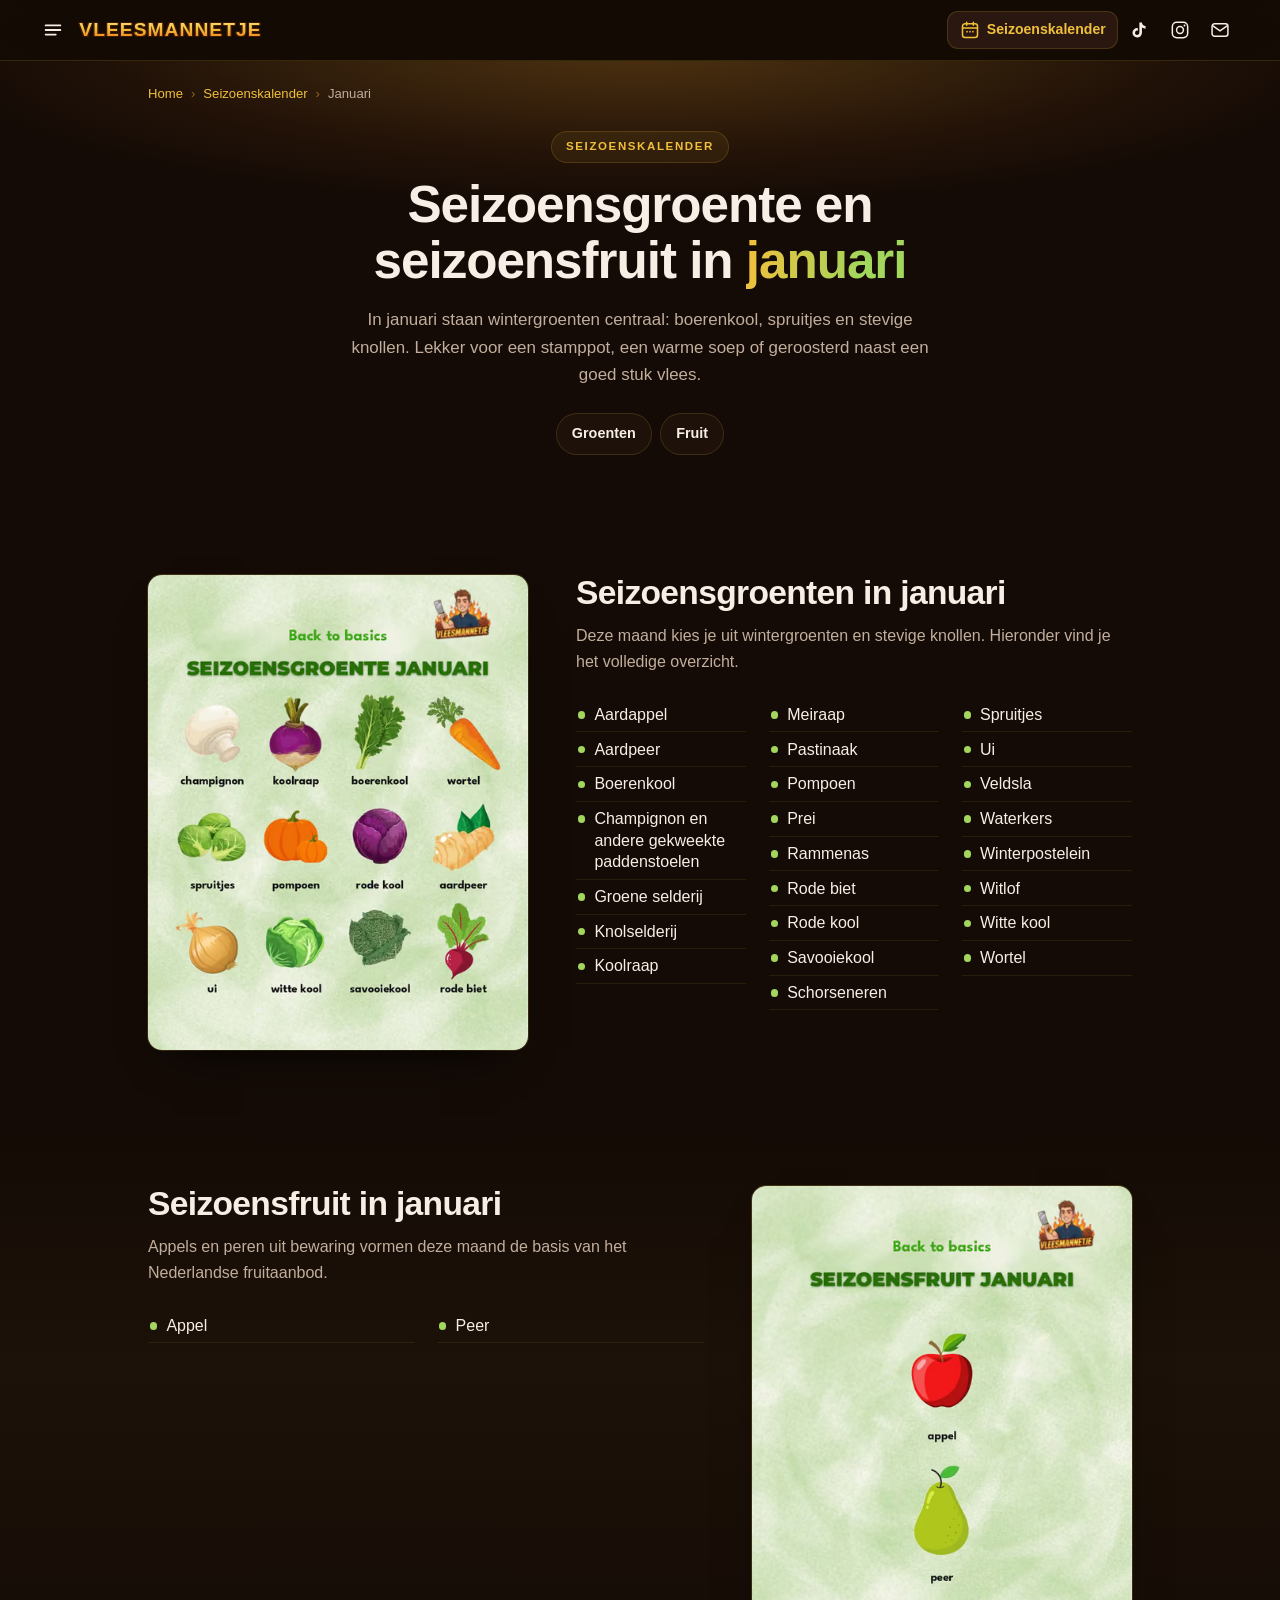
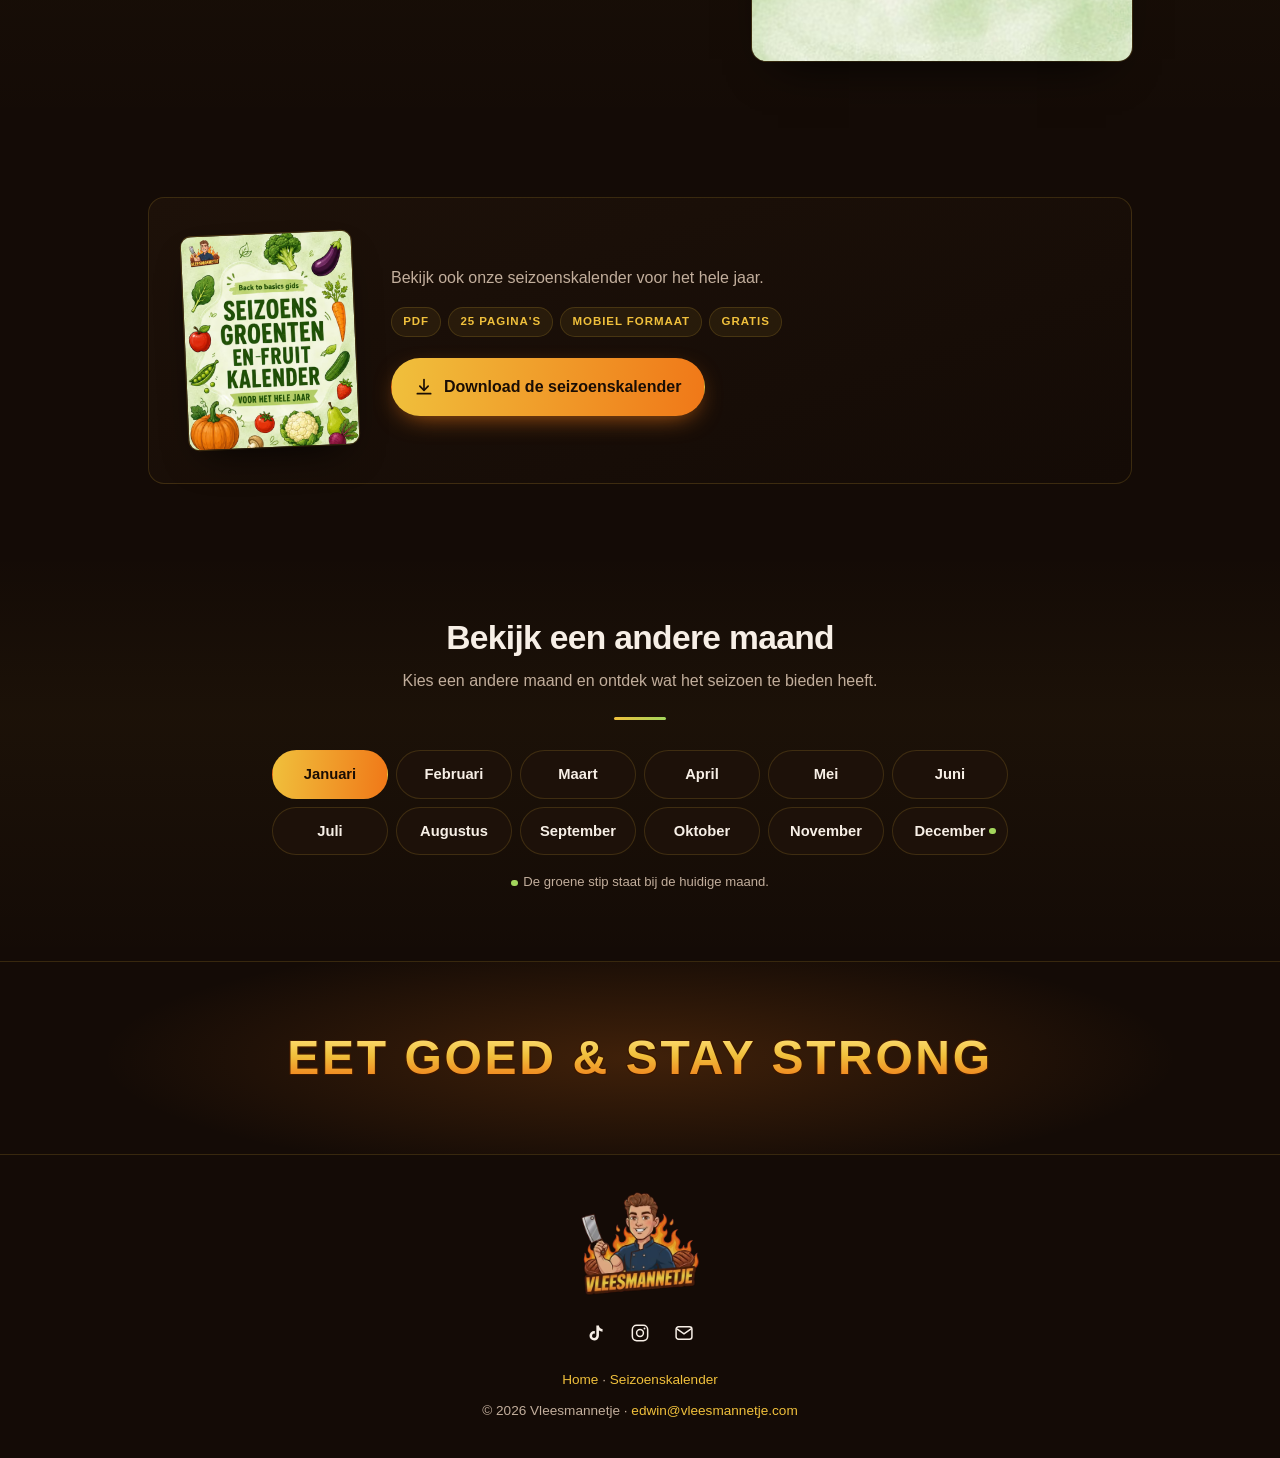
<file: seizoenskalender/januari/index.html>
<!doctype html>
<html lang="nl">
<head>
<meta charset="utf-8">
<meta name="viewport" content="width=device-width, initial-scale=1">
<title>Seizoensgroente en seizoensfruit in januari | Vleesmannetje</title>
<meta name="description" content="In januari staan wintergroenten centraal: boerenkool, spruitjes en stevige knollen. Bekijk het volledige overzicht van groente en fruit in januari.">
<link rel="canonical" href="https://vleesmannetje.com/seizoenskalender/januari/">
<meta name="theme-color" content="#140B06">
<meta name="color-scheme" content="dark">

<link rel="icon" href="/favicon.ico" sizes="any">
<link rel="icon" href="/assets/img/favicon-32.png" type="image/png" sizes="32x32">
<link rel="apple-touch-icon" href="/assets/img/apple-touch-icon.png">

<meta property="og:type" content="website">
<meta property="og:site_name" content="Vleesmannetje">
<meta property="og:locale" content="nl_NL">
<meta property="og:url" content="https://vleesmannetje.com/seizoenskalender/januari/">
<meta property="og:title" content="Seizoensgroente en seizoensfruit in januari">
<meta property="og:description" content="In januari staan wintergroenten centraal: boerenkool, spruitjes en stevige knollen. Bekijk het volledige overzicht van groente en fruit in januari.">
<meta property="og:image" content="https://vleesmannetje.com/assets/img/kalender/og-januari.jpg">
<meta property="og:image:width" content="1200">
<meta property="og:image:height" content="630">
<meta property="og:image:alt" content="Seizoenskalender januari van Vleesmannetje">
<meta name="twitter:card" content="summary_large_image">
<meta name="twitter:title" content="Seizoensgroente en seizoensfruit in januari">
<meta name="twitter:description" content="In januari staan wintergroenten centraal: boerenkool, spruitjes en stevige knollen. Bekijk het volledige overzicht van groente en fruit in januari.">
<meta name="twitter:image" content="https://vleesmannetje.com/assets/img/kalender/og-januari.jpg">

<style>
:root{
  --ink:#140b06; --ink-2:#1d1109; --ink-3:#2a1810;
  --line:rgba(240,192,60,.16);
  --flame:#f07818; --gold:#f0c03c; --gold-hi:#ffe07a;
  --cream:#f7efe6; --muted:#c2ae9c; --outline:#3c1800;
  --leaf:#a3d65c;
  --wrap:64rem; --wrap-breed:100rem; --r:16px;
}
*,*::before,*::after{box-sizing:border-box}
html{-webkit-text-size-adjust:100%;scroll-behavior:smooth}
@media (prefers-reduced-motion:reduce){html{scroll-behavior:auto}
  *,*::before,*::after{animation-duration:.01ms!important;animation-iteration-count:1!important;transition-duration:.01ms!important}}
body{
  margin:0;background:var(--ink);color:var(--cream);
  font:400 1rem/1.65 -apple-system,BlinkMacSystemFont,"Segoe UI",Roboto,Helvetica,Arial,sans-serif;
  -webkit-font-smoothing:antialiased;overflow-x:hidden;
}
img{max-width:100%;height:auto;display:block}
a{color:inherit;text-decoration:none}
h1,h2,h3{margin:0;line-height:1.1;letter-spacing:-.02em;font-weight:800}
p{margin:0}
:focus-visible{outline:2px solid var(--gold);outline-offset:3px;border-radius:4px}
.wrap{width:100%;max-width:var(--wrap);margin:0 auto;padding:0 1.25rem}
.wrap--breed{max-width:var(--wrap-breed)}
.skip{position:absolute;left:-999px;top:0;z-index:99;background:var(--gold);color:var(--ink);padding:.6rem 1rem;font-weight:700}
.skip:focus{left:.5rem;top:.5rem}
.sr{position:absolute;width:1px;height:1px;overflow:hidden;clip:rect(0 0 0 0);white-space:nowrap}

.wordmark{
  font-weight:900;text-transform:uppercase;letter-spacing:.055em;line-height:1;
  background:linear-gradient(180deg,var(--gold-hi) 0%,var(--gold) 44%,var(--flame) 100%);
  -webkit-background-clip:text;background-clip:text;color:transparent;
  filter:
    drop-shadow(0 1px 0 var(--outline)) drop-shadow(0 -1px 0 var(--outline))
    drop-shadow(1px 0 0 var(--outline)) drop-shadow(-1px 0 0 var(--outline));
}

/* ---------- header ---------- */
.hdr{
  position:sticky;top:0;z-index:20;
  background:rgba(20,11,6,.82);backdrop-filter:saturate(140%) blur(12px);
  -webkit-backdrop-filter:saturate(140%) blur(12px);
  border-bottom:1px solid var(--line);
}
.hdr .wrap{display:flex;align-items:center;justify-content:space-between;gap:.75rem;min-height:60px}
.hdr__logo{font-size:1.05rem;white-space:nowrap;min-width:0}
.hdr__nav{display:flex;align-items:center;gap:.15rem;flex:none}
.ico,.navlink{
  display:grid;place-items:center;width:38px;height:38px;border-radius:11px;
  color:var(--cream);border:1px solid transparent;transition:color .18s,background .18s,border-color .18s,transform .18s;
}
.ico:hover,.ico:focus-visible,.navlink:hover,.navlink:focus-visible,.navlink[aria-current]{color:var(--gold);background:var(--ink-3);border-color:var(--line)}
.ico:hover,.ico:focus-visible{transform:translateY(-1px)}
.ico svg,.navlink svg{width:20px;height:20px}
.navlink span{position:absolute;width:1px;height:1px;overflow:hidden;clip:rect(0 0 0 0);white-space:nowrap}

/* ---------- uitschuifmenu ---------- */
.hdr__start{display:flex;align-items:center;gap:.4rem;min-width:0}
.menuknop,.lade__sluit{
  display:grid;place-items:center;flex:none;width:40px;height:40px;border-radius:11px;
  color:var(--cream);border:1px solid transparent;transition:color .18s,background .18s,border-color .18s;
}
.menuknop{margin-left:-.5rem}
.menuknop:hover,.menuknop:focus-visible,.lade__sluit:hover,.lade__sluit:focus-visible{color:var(--gold);background:var(--ink-3);border-color:var(--line)}
.menuknop svg,.lade__sluit svg{width:22px;height:22px}
.lade{position:fixed;inset:0;z-index:40;visibility:hidden;transition:visibility 0s .3s}
.lade:target,.lade.is-open{visibility:visible;transition:none}
.lade__achter{position:absolute;inset:0;background:rgba(8,4,2,.62);opacity:0;transition:opacity .3s}
.lade:target .lade__achter,.lade.is-open .lade__achter{opacity:1}
.lade__paneel{
  position:relative;display:flex;flex-direction:column;width:min(21rem,86vw);height:100%;overflow-y:auto;
  padding:.6rem 1rem 1.5rem;background:var(--ink-2);border-right:1px solid var(--line);
  box-shadow:24px 0 60px -30px rgba(0,0,0,.95);transform:translateX(-102%);transition:transform .3s cubic-bezier(.2,.8,.2,1);
}
.lade:target .lade__paneel,.lade.is-open .lade__paneel{transform:none}
.lade__kop{display:flex;align-items:center;justify-content:space-between;gap:.75rem;min-height:48px;margin-bottom:.9rem;padding-left:.75rem}
.lade__merk{font-size:1rem}
.lade__groep{margin:1.3rem 0 .35rem;padding:0 .75rem;color:var(--gold);font-size:.72rem;font-weight:700;letter-spacing:.16em;text-transform:uppercase}
.lade__lijst{list-style:none;margin:0;padding:0;display:grid;gap:.15rem}
.lade__lijst a{
  display:flex;align-items:center;gap:.8rem;padding:.72rem .75rem;border-radius:12px;font-weight:700;font-size:1.02rem;line-height:1.25;
  border:1px solid transparent;transition:background .18s,border-color .18s,color .18s;
}
.lade__lijst a:hover,.lade__lijst a:focus-visible{background:var(--ink-3);border-color:var(--line);color:var(--gold)}
.lade__lijst a[aria-current]{background:rgba(240,192,60,.07);border-color:var(--line)}
.lade__lijst svg{width:20px;height:20px;flex:none;color:var(--gold)}
.lade__lijst small{display:block;margin-top:.15rem;color:var(--muted);font-size:.8rem;font-weight:500}
.lade__sociaal{display:flex;gap:.35rem;margin-top:auto;padding:1.25rem .4rem 0;border-top:1px solid var(--line)}
html.lade-open{overflow:hidden}
/* smalle schermen: kalender en mail staan in het menu, zo past het woordmerk naast de menuknop */
@media (max-width:29.99rem){.hdr__nav .navlink,.hdr__mail{display:none}}
@media (max-width:22.5rem){.hdr__logo{font-size:.94rem}}

/* ---------- algemeen ---------- */
.eyebrow{
  display:inline-block;margin:0 0 .9rem;padding:.34rem .85rem;border-radius:999px;
  border:1px solid var(--line);background:rgba(240,192,60,.07);
  color:var(--gold);font-size:.72rem;font-weight:700;letter-spacing:.14em;text-transform:uppercase;
}
h1{font-size:clamp(1.85rem,6.8vw,3.2rem)}
h1 .leaf{
  background:linear-gradient(100deg,var(--gold) 4%,var(--leaf) 72%);
  -webkit-background-clip:text;background-clip:text;color:transparent;
}
.lede{margin:1rem auto 0;max-width:38rem;color:var(--muted);font-size:1.06rem}
.btn{
  display:inline-flex;align-items:center;justify-content:center;gap:.6rem;
  padding:.95rem 1.4rem;border-radius:999px;font-weight:700;font-size:1rem;
  border:1px solid transparent;transition:transform .18s,box-shadow .18s,background .18s,border-color .18s;
}
.btn svg{width:20px;height:20px;flex:none}
.btn:hover,.btn:focus-visible{transform:translateY(-2px)}
.btn--tt{
  background:linear-gradient(96deg,var(--gold),var(--flame));color:#1a0d04;
  box-shadow:0 8px 26px -10px rgba(240,120,24,.85);
}
.btn--tt:hover,.btn--tt:focus-visible{box-shadow:0 12px 32px -10px rgba(240,120,24,1)}
.btn--ig{background:var(--ink-3);color:var(--cream);border-color:var(--line)}
.btn--ig:hover,.btn--ig:focus-visible{border-color:var(--gold);color:var(--gold)}

section[id]{scroll-margin-top:72px}
.sect{padding:3rem 0}
.sect--alt{background:linear-gradient(180deg,transparent,rgba(240,192,60,.035) 40%,transparent)}
.sect__head{text-align:center;max-width:38rem;margin:0 auto 1.9rem}
h2{font-size:clamp(1.45rem,4.4vw,2.1rem)}
.sect__head p{margin-top:.7rem;color:var(--muted)}
.rule{width:52px;height:3px;margin:1.4rem auto 0;border-radius:3px;background:linear-gradient(90deg,var(--gold),var(--leaf))}

/* ---------- kop van de pagina ---------- */
.khero{position:relative;padding:1.1rem 0 2.5rem;overflow:hidden}
.khero::before{
  content:"";position:absolute;inset:-30% -30% auto;height:120%;pointer-events:none;
  background:
    radial-gradient(52% 42% at 50% 24%,rgba(240,120,24,.2),transparent 68%),
    radial-gradient(40% 34% at 50% 18%,rgba(163,214,92,.12),transparent 70%);
}
.khero .wrap{position:relative}
.crumbs{display:flex;flex-wrap:wrap;align-items:center;gap:.35rem .5rem;margin:0 0 1.6rem;padding:0;list-style:none;font-size:.82rem;color:var(--muted)}
.crumbs li{display:flex;align-items:center;gap:.5rem}
.crumbs li+li::before{content:"\203A";color:rgba(240,192,60,.5)}
.crumbs a{color:var(--gold)}
.crumbs a:hover,.crumbs a:focus-visible{text-decoration:underline;text-underline-offset:3px}
.khero__kop{text-align:center;max-width:46rem;margin:0 auto}
.khero__nu{margin-top:1.6rem}
.sprong{display:flex;flex-wrap:wrap;justify-content:center;gap:.5rem;margin:1.5rem 0 0;padding:0;list-style:none}
.sprong a{display:inline-flex;align-items:center;gap:.45rem;padding:.5rem .95rem;border-radius:999px;
  border:1px solid var(--line);background:var(--ink-2);font-size:.9rem;font-weight:600;transition:border-color .18s,color .18s}
.sprong a:hover,.sprong a:focus-visible{border-color:var(--gold);color:var(--gold)}

/* kop met foto: alle tekst wit, een zacht verloop maakt de tekst leesbaar */
.khero.khero--foto{display:grid;min-height:clamp(34rem,86svh,40rem);padding:0;isolation:isolate;color:#fff}
.khero--foto::before{display:none}
.khero__foto{position:absolute;inset:0;z-index:-2}
.khero__foto img{width:100%;height:100%;object-fit:cover;object-position:var(--focus,50% 50%)}
.khero--foto::after{
  content:"";position:absolute;inset:0;z-index:-1;pointer-events:none;
  background:
    linear-gradient(180deg,rgba(14,8,4,.5) 0%,rgba(14,8,4,0) 22%),
    linear-gradient(0deg,rgba(14,8,4,.92) 0%,rgba(14,8,4,.72) 34%,rgba(14,8,4,.18) 66%,rgba(14,8,4,0) 80%);
}
.khero__laag{display:flex;flex-direction:column;justify-content:space-between;gap:2.5rem;padding-top:1.1rem;padding-bottom:2.25rem}
.khero--foto .crumbs{margin:0;color:#fff;text-shadow:0 1px 8px rgba(0,0,0,.45)}
.khero--foto .crumbs a{color:#fff}
.khero--foto .crumbs li+li::before{color:#fff}
.khero--foto .khero__kop{text-align:left;margin:0;max-width:42rem}
.khero--foto .eyebrow{color:#fff;border-color:rgba(255,255,255,.5);background:rgba(14,8,4,.28)}
.khero--foto h1{max-width:11.5em;color:#fff;text-shadow:0 2px 22px rgba(0,0,0,.4);font-size:clamp(1.85rem,5.4vw,2.6rem)}
.khero__tekst{margin-top:.95rem;max-width:30rem;color:#fff;font-size:1.06rem;text-shadow:0 1px 12px rgba(0,0,0,.5)}
.khero--foto .khero__nu{margin-top:1.5rem}
.btn--glas{
  color:#fff;border-color:rgba(255,255,255,.6);background:rgba(14,8,4,.42);
  -webkit-backdrop-filter:blur(8px);backdrop-filter:blur(8px);
}
.btn--glas:hover,.btn--glas:focus-visible{border-color:#fff;background:rgba(14,8,4,.62)}

/* ---------- intro ---------- */
.tekst{max-width:40rem;margin:0 auto;color:var(--muted);font-size:1.03rem}
.tekst p+p{margin-top:1rem}
.tekst p:first-child{color:var(--cream);font-size:1.1rem}

/* ---------- maandkaarten ---------- */
.maanden{list-style:none;margin:0;padding:0;display:grid;grid-template-columns:repeat(2,minmax(0,1fr));gap:.75rem}
.mkaart{
  position:relative;display:flex;flex-direction:column;height:100%;overflow:hidden;
  border:1px solid var(--line);border-radius:var(--r);background:linear-gradient(160deg,var(--ink-2),var(--ink));
  transition:border-color .2s,transform .2s,box-shadow .2s;
}
.mkaart:hover,.mkaart:focus-visible{border-color:rgba(240,192,60,.55);transform:translateY(-3px);box-shadow:0 18px 36px -24px rgba(0,0,0,.95)}
.mkaart img{width:100%;aspect-ratio:10/7;object-fit:cover}
.mkaart__body{display:flex;flex-direction:column;gap:.25rem;padding:.75rem .85rem .95rem}
.mkaart h3{font-size:1.08rem}
.mkaart__link{display:inline-flex;align-items:center;gap:.3rem;color:var(--gold);font-size:.84rem;font-weight:700}
.mkaart__link svg{width:16px;height:16px;transition:transform .2s}
.mkaart:hover .mkaart__link svg,.mkaart:focus-visible .mkaart__link svg{transform:translateX(3px)}
.mkaart__nu{
  display:none;position:absolute;top:.55rem;left:.55rem;padding:.26rem .6rem;border-radius:999px;
  background:var(--gold);color:#1a0d04;font-size:.66rem;font-weight:800;letter-spacing:.07em;text-transform:uppercase;
  box-shadow:0 6px 16px -6px rgba(0,0,0,.6);
}
.mkaart.is-nu{border-color:var(--gold);box-shadow:0 0 0 1px var(--gold)}
.mkaart.is-nu .mkaart__nu{display:block}

/* ---------- download ---------- */
.gids{
  display:grid;gap:1.5rem;align-items:center;
  border:1px solid var(--line);border-radius:var(--r);padding:1.5rem;
  background:linear-gradient(160deg,var(--ink-2),var(--ink));
}
.gids__cover{
  justify-self:center;width:min(56vw,200px);border-radius:10px;
  box-shadow:0 18px 40px -18px rgba(0,0,0,.9),0 0 0 1px rgba(240,192,60,.22);
  transform:rotate(-2.5deg);transition:transform .25s;
}
.gids:hover .gids__cover{transform:rotate(0) translateY(-3px)}
.gids h2,.gids h3{font-size:clamp(1.25rem,4vw,1.6rem);margin-bottom:.55rem}
.gids p{color:var(--muted)}
.gids__meta{display:flex;flex-wrap:wrap;gap:.45rem;margin:1rem 0 0;list-style:none;padding:0}
.gids__meta li{
  padding:.28rem .7rem;border-radius:999px;border:1px solid var(--line);
  background:rgba(240,192,60,.07);color:var(--gold);font-size:.72rem;font-weight:700;
  letter-spacing:.08em;text-transform:uppercase;
}
.gids .btn{margin-top:1.3rem}
.gids--klein .gids__cover{width:min(40vw,150px)}
.gids--breed .gids__actie .btn{margin-top:0}

/* ---------- maandpagina: beeld en lijst ---------- */
.duo{display:grid;gap:1.3rem;grid-template-areas:"kop" "img" "lijst"}
.duo__kop{grid-area:kop}
.duo__kop p{margin-top:.65rem;color:var(--muted)}
.duo__img{grid-area:img;margin:0;justify-self:center;width:100%;max-width:420px}
.duo__img img{width:100%;border-radius:14px;box-shadow:0 24px 46px -26px rgba(0,0,0,.95),0 0 0 1px rgba(240,192,60,.2)}
.duo__lijst{grid-area:lijst}
.lijst{list-style:none;margin:0;padding:0;columns:2;column-gap:1.4rem}
.lijst li{
  break-inside:avoid;position:relative;padding:.38rem 0 .38rem 1.15rem;
  border-bottom:1px solid rgba(240,192,60,.09);line-height:1.35;
}
.lijst li::before{content:"";position:absolute;left:.12rem;top:.84rem;width:.46rem;height:.46rem;border-radius:50%;background:var(--leaf)}
.lijst small{display:block;margin-top:.12rem;color:var(--muted);font-size:.78rem;line-height:1.35}
.noot{margin-top:1.1rem;padding:.8rem 1rem;border-radius:12px;border:1px solid var(--line);background:rgba(240,192,60,.06);color:var(--muted);font-size:.9rem}

/* ---------- maandnavigatie ---------- */
.mnav ul{list-style:none;margin:0 auto;padding:0;display:grid;grid-template-columns:repeat(3,minmax(0,1fr));gap:.5rem;max-width:46rem}
.mnav a{
  position:relative;display:block;text-align:center;padding:.7rem .4rem;border-radius:999px;
  border:1px solid var(--line);background:var(--ink-2);font-weight:700;font-size:.92rem;
  transition:border-color .18s,color .18s,transform .18s;
}
.mnav a:hover,.mnav a:focus-visible{border-color:var(--gold);color:var(--gold);transform:translateY(-1px)}
.mnav a[aria-current="page"]{background:linear-gradient(96deg,var(--gold),var(--flame));color:#1a0d04;border-color:transparent}
.mnav a.is-nu::after{content:"";position:absolute;top:50%;right:.7rem;width:.42rem;height:.42rem;margin-top:-.21rem;border-radius:50%;background:var(--leaf)}
.mnav__legenda{margin-top:1rem;text-align:center;color:var(--muted);font-size:.82rem}
.mnav__legenda i{display:inline-block;width:.42rem;height:.42rem;margin-right:.35rem;border-radius:50%;background:var(--leaf);vertical-align:middle}

/* ---------- afsluiter en footer ---------- */
.signoff{
  position:relative;text-align:center;padding:3.5rem 0;overflow:hidden;
  border-top:1px solid var(--line);border-bottom:1px solid var(--line);
}
.signoff::before{
  content:"";position:absolute;inset:0;pointer-events:none;
  background:radial-gradient(60% 90% at 50% 50%,rgba(240,120,24,.2),transparent 70%);
}
.signoff p{position:relative;font-size:clamp(1.45rem,6.4vw,3rem)}
.signoff .wrap{position:relative}
.ftr{padding:2.25rem 0;text-align:center;color:var(--muted);font-size:.85rem}
.ftr__logo{width:120px;margin:0 auto 1.1rem;opacity:.9}
.ftr__nav{display:flex;justify-content:center;gap:.35rem;margin-bottom:1.1rem}
.ftr a.txt{color:var(--gold)}
.ftr__links{margin-bottom:.5rem}

@media (min-width:30rem){
  .mnav ul{grid-template-columns:repeat(4,minmax(0,1fr))}
}
@media (min-width:40rem){
  .navlink{display:flex;gap:.45rem;width:auto;padding:0 .7rem;font-size:.88rem;font-weight:700}
  .navlink span{position:static;width:auto;height:auto;overflow:visible;clip:auto}
  .maanden{grid-template-columns:repeat(3,minmax(0,1fr));gap:1rem}
}
@media (min-width:48rem){
  .hdr__logo{font-size:1.2rem}
  .wrap--breed{padding:0 clamp(1.5rem,3.2vw,3rem)}
  .khero{padding:1.4rem 0 3.25rem}
  .khero.khero--foto{min-height:clamp(30rem,72vh,42rem)}
  .khero__laag{padding-top:1.4rem;padding-bottom:3.5rem}
  .khero__tekst{font-size:1.14rem}
  .sect{padding:4.25rem 0}
  .gids{grid-template-columns:230px 1fr;gap:2.25rem;padding:2.25rem}
  .gids__cover{width:230px}
  .gids--klein{grid-template-columns:170px 1fr}
  .gids--klein .gids__cover{width:170px}
  .gids--breed{grid-template-areas:"cover tekst" "cover actie";row-gap:1.3rem;align-content:center}
  .gids--breed>picture{grid-area:cover}
  .gids--breed .gids__tekst{grid-area:tekst}
  .gids--breed .gids__actie{grid-area:actie}
  .mnav ul{grid-template-columns:repeat(6,minmax(0,1fr))}
  .signoff{padding:4.5rem 0}
}
/* staande tablets: de staande foto, met een hogere kop zodat hand en tekst onder elkaar passen */
@media (min-width:48rem) and (max-aspect-ratio:6/5){
  .khero.khero--foto{min-height:clamp(34rem,80vh,60rem)}
}
@media (min-width:52rem){
  .duo{grid-template-columns:380px minmax(0,1fr);grid-template-rows:auto 1fr;column-gap:3rem;row-gap:1.4rem;
    grid-template-areas:"img kop" "img lijst";align-items:start}
  .duo--om{grid-template-columns:minmax(0,1fr) 380px;grid-template-areas:"kop img" "lijst img"}
}
@media (min-width:60rem){
  .maanden{grid-template-columns:repeat(4,minmax(0,1fr))}
  .lijst--lang{columns:3}
}
@media (min-width:64rem){
  .gids--breed{grid-template-columns:250px minmax(0,1fr) auto;grid-template-areas:"cover tekst actie";column-gap:3rem;padding:2.5rem 3rem}
  .gids--breed .gids__cover{width:250px}
  .gids--breed h2{font-size:clamp(1.6rem,2.3vw,2.05rem)}
  .gids--breed p{max-width:42rem;font-size:1.05rem}
  .gids--breed .gids__actie{align-self:center}
}
@media (min-width:80rem){
  /* vanaf hier staat de tekst links naast het onderwerp: verloop van links */
  .khero--foto h1{font-size:3.2rem}
  .khero__tekst{max-width:36rem}
  .khero--foto::after{
    background:
      linear-gradient(180deg,rgba(14,8,4,.45) 0%,rgba(14,8,4,0) 20%),
      linear-gradient(90deg,rgba(14,8,4,.76) 0%,rgba(14,8,4,.52) 34%,rgba(14,8,4,.08) 62%,rgba(14,8,4,0) 78%),
      linear-gradient(0deg,rgba(20,11,6,.8) 0%,rgba(20,11,6,0) 18%);
  }
  .maanden{gap:1.5rem}
  .mkaart__body{padding:.95rem 1.15rem 1.15rem}
  .mkaart h3{font-size:1.24rem}
  .mkaart__link{font-size:.9rem}
}
</style>
</head>
<body>
<a class="skip" href="#main">Naar de inhoud</a>

<header class="hdr">
  <div class="wrap wrap--breed">
    <div class="hdr__start">
      <a class="menuknop" href="#menu" aria-controls="menu" aria-label="Menu openen">
        <svg viewBox="0 0 24 24" fill="none" stroke="currentColor" stroke-width="2" stroke-linecap="round" aria-hidden="true"><path d="M4 7h16M4 12h16M4 17h11"/></svg>
      </a>
      <a class="hdr__logo wordmark" href="/">Vleesmannetje</a>
    </div>
    <nav class="hdr__nav" aria-label="Snelmenu">
      <a class="navlink" href="/seizoenskalender/" aria-current="true">
        <svg viewBox="0 0 24 24" fill="none" stroke="currentColor" stroke-width="1.8" stroke-linecap="round" aria-hidden="true"><rect x="3" y="4.5" width="18" height="16.5" rx="3"/><path d="M3 9.5h18M8 2.8v3.4M16 2.8v3.4"/><circle cx="8.5" cy="14" r="1" fill="currentColor" stroke="none"/><circle cx="12" cy="14" r="1" fill="currentColor" stroke="none"/><circle cx="15.5" cy="14" r="1" fill="currentColor" stroke="none"/></svg><span>Seizoenskalender</span>
      </a>
      <a class="ico" href="https://www.tiktok.com/@vleesmannetje" target="_blank" rel="me noopener" aria-label="Vleesmannetje op TikTok">
        <svg viewBox="0 0 24 24" fill="currentColor" aria-hidden="true"><path d="M16.6 5.82A4.28 4.28 0 0 1 15.54 3h-3.09v12.4a2.59 2.59 0 0 1-2.59 2.5 2.59 2.59 0 1 1 .72-5.08v-3.13a5.7 5.7 0 0 0-.72-.05A5.69 5.69 0 1 0 15.54 15.4V9.01a7.35 7.35 0 0 0 4.3 1.38V7.3a4.29 4.29 0 0 1-3.24-1.48Z"/></svg>
      </a>
      <a class="ico" href="https://www.instagram.com/vleesmannetje/" target="_blank" rel="me noopener" aria-label="Vleesmannetje op Instagram">
        <svg viewBox="0 0 24 24" fill="none" stroke="currentColor" stroke-width="1.8" aria-hidden="true"><rect x="2.8" y="2.8" width="18.4" height="18.4" rx="5.2"/><circle cx="12" cy="12" r="4.1"/><circle cx="17.4" cy="6.6" r="1.15" fill="currentColor" stroke="none"/></svg>
      </a>
      <a class="ico hdr__mail" href="mailto:edwin@vleesmannetje.com" aria-label="Mail Vleesmannetje">
        <svg viewBox="0 0 24 24" fill="none" stroke="currentColor" stroke-width="1.8" aria-hidden="true"><rect x="2.5" y="4.5" width="19" height="15" rx="3"/><path d="m3.5 7 8.5 6 8.5-6"/></svg>
      </a>
    </nav>
  </div>
</header>

<div class="lade" id="menu">
  <a class="lade__achter" href="#" tabindex="-1" aria-hidden="true" data-sluit></a>
  <div class="lade__paneel" role="dialog" aria-modal="true" aria-label="Menu">
    <div class="lade__kop">
      <span class="lade__merk wordmark">Vleesmannetje</span>
      <a class="lade__sluit" href="#" aria-label="Menu sluiten" data-sluit><svg viewBox="0 0 24 24" fill="none" stroke="currentColor" stroke-width="2" stroke-linecap="round" aria-hidden="true"><path d="M6 6l12 12M18 6 6 18"/></svg></a>
    </div>
    <nav aria-label="Hoofdmenu">
      <ul class="lade__lijst" role="list">
        <li><a href="/"><svg viewBox="0 0 24 24" fill="none" stroke="currentColor" stroke-width="1.8" stroke-linecap="round" stroke-linejoin="round" aria-hidden="true"><path d="M4 10.5 12 4l8 6.5V19a1 1 0 0 1-1 1h-4.5v-5.5h-5V20H5a1 1 0 0 1-1-1z"/></svg>Home</a></li>
        <li><a href="/#verhaal"><svg viewBox="0 0 24 24" fill="none" stroke="currentColor" stroke-width="1.8" stroke-linecap="round" aria-hidden="true"><circle cx="12" cy="8.2" r="3.7"/><path d="M4.8 20c.9-3.6 3.7-5.6 7.2-5.6s6.3 2 7.2 5.6"/></svg>Over mij</a></li>
      </ul>
      <p class="lade__groep">Inspiratie</p>
      <ul class="lade__lijst" role="list">
        <li><a href="/seizoenskalender/" aria-current="true"><svg viewBox="0 0 24 24" fill="none" stroke="currentColor" stroke-width="1.8" stroke-linecap="round" stroke-linejoin="round" aria-hidden="true"><path d="M5 19c0-8.5 5.5-14 15-14 0 9.5-5.5 15-14 15"/><path d="M5 19 13 11"/></svg><span>Seizoensgroenten<small>Groente en fruit per maand</small></span></a></li>
      </ul>
      <p class="lade__groep">Contact</p>
      <ul class="lade__lijst" role="list">
        <li><a href="/#contact"><svg viewBox="0 0 24 24" fill="none" stroke="currentColor" stroke-width="1.8" aria-hidden="true"><rect x="2.5" y="4.5" width="19" height="15" rx="3"/><path d="m3.5 7 8.5 6 8.5-6"/></svg>Samenwerken</a></li>
      </ul>
    </nav>
    <div class="lade__sociaal">
      <a class="ico" href="https://www.tiktok.com/@vleesmannetje" target="_blank" rel="me noopener" aria-label="Vleesmannetje op TikTok"><svg viewBox="0 0 24 24" fill="currentColor" aria-hidden="true"><path d="M16.6 5.82A4.28 4.28 0 0 1 15.54 3h-3.09v12.4a2.59 2.59 0 0 1-2.59 2.5 2.59 2.59 0 1 1 .72-5.08v-3.13a5.7 5.7 0 0 0-.72-.05A5.69 5.69 0 1 0 15.54 15.4V9.01a7.35 7.35 0 0 0 4.3 1.38V7.3a4.29 4.29 0 0 1-3.24-1.48Z"/></svg></a>
      <a class="ico" href="https://www.instagram.com/vleesmannetje/" target="_blank" rel="me noopener" aria-label="Vleesmannetje op Instagram"><svg viewBox="0 0 24 24" fill="none" stroke="currentColor" stroke-width="1.8" aria-hidden="true"><rect x="2.8" y="2.8" width="18.4" height="18.4" rx="5.2"/><circle cx="12" cy="12" r="4.1"/><circle cx="17.4" cy="6.6" r="1.15" fill="currentColor" stroke="none"/></svg></a>
      <a class="ico" href="mailto:edwin@vleesmannetje.com" aria-label="Mail Vleesmannetje"><svg viewBox="0 0 24 24" fill="none" stroke="currentColor" stroke-width="1.8" aria-hidden="true"><rect x="2.5" y="4.5" width="19" height="15" rx="3"/><path d="m3.5 7 8.5 6 8.5-6"/></svg></a>
    </div>
  </div>
</div>

<main id="main">

  <section class="khero">
    <div class="wrap">
      <ol class="crumbs" aria-label="Kruimelpad"><li><a href="/">Home</a></li><li><a href="/seizoenskalender/">Seizoenskalender</a></li><li aria-current="page">Januari</li></ol>
      <div class="khero__kop">
        <span class="eyebrow">Seizoenskalender</span>
        <h1>Seizoensgroente en seizoensfruit in <span class="leaf">januari</span></h1>
        <p class="lede">In januari staan wintergroenten centraal: boerenkool, spruitjes en stevige knollen. Lekker voor een stamppot, een warme soep of geroosterd naast een goed stuk vlees.</p>
        <ul class="sprong" role="list">
          <li><a href="#groente">Groenten</a></li>
          <li><a href="#fruit">Fruit</a></li>
        </ul>
      </div>
    </div>
  </section>

  <section class="sect" id="groente">
    <div class="wrap">
      <div class="duo">
        <div class="duo__kop">
          <h2>Seizoensgroenten in januari</h2>
          <p>Deze maand kies je uit wintergroenten en stevige knollen. Hieronder vind je het volledige overzicht.</p>
        </div>
        <figure class="duo__img">
        <picture>
          <source type="image/avif" sizes="(min-width:52rem) 380px, (min-width:30rem) 420px, calc(100vw - 2.5rem)" srcset="/assets/img/kalender/januari-groente-480.avif 480w, /assets/img/kalender/januari-groente-840.avif 840w">
          <source type="image/webp" sizes="(min-width:52rem) 380px, (min-width:30rem) 420px, calc(100vw - 2.5rem)" srcset="/assets/img/kalender/januari-groente-480.webp 480w, /assets/img/kalender/januari-groente-840.webp 840w">
          <img src="/assets/img/kalender/januari-groente-480.webp" width="840" height="1050"
               alt="Kalenderbeeld met seizoensgroente in januari: champignon, koolraap, boerenkool, wortel, spruitjes, pompoen, rode kool, aardpeer, ui, witte kool, savooiekool en rode biet." decoding="async">
        </picture>
        </figure>
        <div class="duo__lijst">
          <ul class="lijst lijst--lang">
            <li>Aardappel</li><li>Aardpeer</li><li>Boerenkool</li><li>Champignon en andere gekweekte paddenstoelen</li><li>Groene selderij</li><li>Knolselderij</li><li>Koolraap</li><li>Meiraap</li><li>Pastinaak</li><li>Pompoen</li><li>Prei</li><li>Rammenas</li><li>Rode biet</li><li>Rode kool</li><li>Savooiekool</li><li>Schorseneren</li><li>Spruitjes</li><li>Ui</li><li>Veldsla</li><li>Waterkers</li><li>Winterpostelein</li><li>Witlof</li><li>Witte kool</li><li>Wortel</li>
          </ul>
        </div>
      </div>
    </div>
  </section>

  <section class="sect sect--alt" id="fruit">
    <div class="wrap">
      <div class="duo duo--om">
        <div class="duo__kop">
          <h2>Seizoensfruit in januari</h2>
          <p>Appels en peren uit bewaring vormen deze maand de basis van het Nederlandse fruitaanbod.</p>
        </div>
        <figure class="duo__img">
        <picture>
          <source type="image/avif" sizes="(min-width:52rem) 380px, (min-width:30rem) 420px, calc(100vw - 2.5rem)" srcset="/assets/img/kalender/januari-fruit-480.avif 480w, /assets/img/kalender/januari-fruit-840.avif 840w">
          <source type="image/webp" sizes="(min-width:52rem) 380px, (min-width:30rem) 420px, calc(100vw - 2.5rem)" srcset="/assets/img/kalender/januari-fruit-480.webp 480w, /assets/img/kalender/januari-fruit-840.webp 840w">
          <img src="/assets/img/kalender/januari-fruit-480.webp" width="840" height="1050"
               alt="Kalenderbeeld met seizoensfruit in januari: appel en peer." loading="lazy" decoding="async">
        </picture>
        </figure>
        <div class="duo__lijst">
          <ul class="lijst">
            <li>Appel</li><li>Peer</li>
          </ul>
        </div>
      </div>
    </div>
  </section>

  <section class="sect" id="download">
    <div class="wrap">
      <div class="gids gids--klein">
        <picture>
          <source srcset="/assets/img/gids-cover.avif" type="image/avif">
          <img class="gids__cover" src="/assets/img/gids-cover.webp" width="520" height="650"
               alt="Cover van de seizoenskalender voor groente en fruit" loading="lazy" decoding="async">
        </picture>
        <div class="gids__tekst">

          <p>Bekijk ook onze seizoenskalender voor het hele jaar.</p>
          <ul class="gids__meta">
            <li>PDF</li><li>25 pagina's</li><li>Mobiel formaat</li><li>Gratis</li>
          </ul>
          <a class="btn btn--tt" href="/Seizoensgroente-Kalender-Vleesmannetje.pdf" download>
            <svg viewBox="0 0 24 24" fill="none" stroke="currentColor" stroke-width="2" stroke-linecap="round" stroke-linejoin="round" aria-hidden="true"><path d="M12 3v12"/><path d="m7 11 5 5 5-5"/><path d="M4 20h16"/></svg>
            Download de seizoenskalender
          </a>
        </div>
      </div>
    </div>
  </section>

  <section class="sect sect--alt" id="andere-maand">
    <div class="wrap">
      <div class="sect__head">
        <h2>Bekijk een andere maand</h2>
        <p>Kies een andere maand en ontdek wat het seizoen te bieden heeft.</p>
        <div class="rule"></div>
      </div>
      <nav class="mnav" aria-label="Maanden">
        <ul role="list">
          <li><a href="/seizoenskalender/januari/" data-maand="januari" aria-current="page">Januari</a></li><li><a href="/seizoenskalender/februari/" data-maand="februari">Februari</a></li><li><a href="/seizoenskalender/maart/" data-maand="maart">Maart</a></li><li><a href="/seizoenskalender/april/" data-maand="april">April</a></li><li><a href="/seizoenskalender/mei/" data-maand="mei">Mei</a></li><li><a href="/seizoenskalender/juni/" data-maand="juni">Juni</a></li><li><a href="/seizoenskalender/juli/" data-maand="juli">Juli</a></li><li><a href="/seizoenskalender/augustus/" data-maand="augustus">Augustus</a></li><li><a href="/seizoenskalender/september/" data-maand="september">September</a></li><li><a href="/seizoenskalender/oktober/" data-maand="oktober">Oktober</a></li><li><a href="/seizoenskalender/november/" data-maand="november">November</a></li><li><a href="/seizoenskalender/december/" data-maand="december">December</a></li>
        </ul>
        <p class="mnav__legenda" id="legenda" hidden><i aria-hidden="true"></i>De groene stip staat bij de huidige maand.</p>
      </nav>
    </div>
  </section>

  <section class="signoff">
    <div class="wrap"><p class="wordmark">Eet goed &amp; stay strong</p></div>
  </section>

</main>

<footer class="ftr">
  <div class="wrap">
    <picture>
      <source srcset="/assets/img/logo-300.avif" type="image/avif">
      <img class="ftr__logo" src="/assets/img/logo-300.webp" width="300" height="263" alt="" loading="lazy">
    </picture>
    <nav class="ftr__nav" aria-label="Sociale media">
      <a class="ico" href="https://www.tiktok.com/@vleesmannetje" target="_blank" rel="me noopener" aria-label="TikTok">
        <svg viewBox="0 0 24 24" fill="currentColor" aria-hidden="true"><path d="M16.6 5.82A4.28 4.28 0 0 1 15.54 3h-3.09v12.4a2.59 2.59 0 0 1-2.59 2.5 2.59 2.59 0 1 1 .72-5.08v-3.13a5.7 5.7 0 0 0-.72-.05A5.69 5.69 0 1 0 15.54 15.4V9.01a7.35 7.35 0 0 0 4.3 1.38V7.3a4.29 4.29 0 0 1-3.24-1.48Z"/></svg></a>
      <a class="ico" href="https://www.instagram.com/vleesmannetje/" target="_blank" rel="me noopener" aria-label="Instagram">
        <svg viewBox="0 0 24 24" fill="none" stroke="currentColor" stroke-width="1.8" aria-hidden="true"><rect x="2.8" y="2.8" width="18.4" height="18.4" rx="5.2"/><circle cx="12" cy="12" r="4.1"/><circle cx="17.4" cy="6.6" r="1.15" fill="currentColor" stroke="none"/></svg></a>
      <a class="ico" href="mailto:edwin@vleesmannetje.com" aria-label="Mail">
        <svg viewBox="0 0 24 24" fill="none" stroke="currentColor" stroke-width="1.8" aria-hidden="true"><rect x="2.5" y="4.5" width="19" height="15" rx="3"/><path d="m3.5 7 8.5 6 8.5-6"/></svg></a>
    </nav>
    <p class="ftr__links"><a class="txt" href="/">Home</a> &middot; <a class="txt" href="/seizoenskalender/">Seizoenskalender</a></p>
    <p>&copy; <span id="jaar">2026</span> Vleesmannetje &middot; <a class="txt" href="mailto:edwin@vleesmannetje.com">edwin@vleesmannetje.com</a></p>
  </div>
</footer>

<script>
(function(){
  var y=document.getElementById('jaar');if(y)y.textContent=new Date().getFullYear();
  var slugs=["januari", "februari", "maart", "april", "mei", "juni", "juli", "augustus", "september", "oktober", "november", "december"];
  var namen=["januari", "februari", "maart", "april", "mei", "juni", "juli", "augustus", "september", "oktober", "november", "december"];
  var m=new Date().getMonth(),slug=slugs[m];
  var els=document.querySelectorAll('[data-maand="'+slug+'"]');
  for(var i=0;i<els.length;i++){
    els[i].classList.add('is-nu');
    var sr=document.createElement('span');sr.className='sr';sr.textContent=', huidige maand';
    els[i].appendChild(sr);
  }
  var nu=document.getElementById('nu');
  if(nu){
    var a=nu.querySelector('a');a.href='/seizoenskalender/'+slug+'/';
    nu.querySelector('[data-naam]').textContent=namen[m];
    nu.hidden=false;
  }
  var leg=document.getElementById('legenda');if(leg)leg.hidden=false;
})();
</script>

<script>
(function(){
  var lade=document.getElementById('menu'),knop=document.querySelector('.menuknop');
  if(!lade||!knop)return;
  var html=document.documentElement;
  knop.setAttribute('role','button');knop.setAttribute('aria-expanded','false');
  function focusbaar(){return lade.querySelectorAll('.lade__paneel a[href]')}
  function open(){
    lade.classList.add('is-open');html.classList.add('lade-open');knop.setAttribute('aria-expanded','true');
    var l=lade.querySelector('.lade__lijst a');setTimeout(function(){if(l)l.focus()},60);
  }
  function dicht(terug){
    lade.classList.remove('is-open');html.classList.remove('lade-open');knop.setAttribute('aria-expanded','false');
    if(terug)knop.focus();
  }
  knop.addEventListener('click',function(e){e.preventDefault();lade.classList.contains('is-open')?dicht(true):open()});
  var s=lade.querySelectorAll('[data-sluit]');
  for(var i=0;i<s.length;i++)s[i].addEventListener('click',function(e){e.preventDefault();dicht(true)});
  var l=lade.querySelectorAll('.lade__lijst a');
  for(var j=0;j<l.length;j++)l[j].addEventListener('click',function(){dicht(false)});
  document.addEventListener('keydown',function(e){
    if(!lade.classList.contains('is-open'))return;
    if(e.key==='Escape'){dicht(true);return}
    if(e.key!=='Tab')return;
    var f=focusbaar(),eerste=f[0],laatste=f[f.length-1];
    if(e.shiftKey&&document.activeElement===eerste){e.preventDefault();laatste.focus()}
    else if(!e.shiftKey&&document.activeElement===laatste){e.preventDefault();eerste.focus()}
  });
})();
</script>
<script type="application/ld+json">
{"@context": "https://schema.org", "@graph": [{"@type": "WebPage", "@id": "https://vleesmannetje.com/seizoenskalender/januari/#pagina", "url": "https://vleesmannetje.com/seizoenskalender/januari/", "name": "Seizoensgroente en seizoensfruit in januari", "description": "In januari staan wintergroenten centraal: boerenkool, spruitjes en stevige knollen. Bekijk het volledige overzicht van groente en fruit in januari.", "inLanguage": "nl-NL", "isPartOf": {"@id": "https://vleesmannetje.com/#website"}, "primaryImageOfPage": "https://vleesmannetje.com/assets/img/kalender/januari-groente-840.webp"}, {"@type": "BreadcrumbList", "itemListElement": [{"@type": "ListItem", "position": 1, "name": "Home", "item": "https://vleesmannetje.com/"}, {"@type": "ListItem", "position": 2, "name": "Seizoenskalender", "item": "https://vleesmannetje.com/seizoenskalender/"}, {"@type": "ListItem", "position": 3, "name": "Januari", "item": "https://vleesmannetje.com/seizoenskalender/januari/"}]}]}
</script>
</body>
</html>
</file>
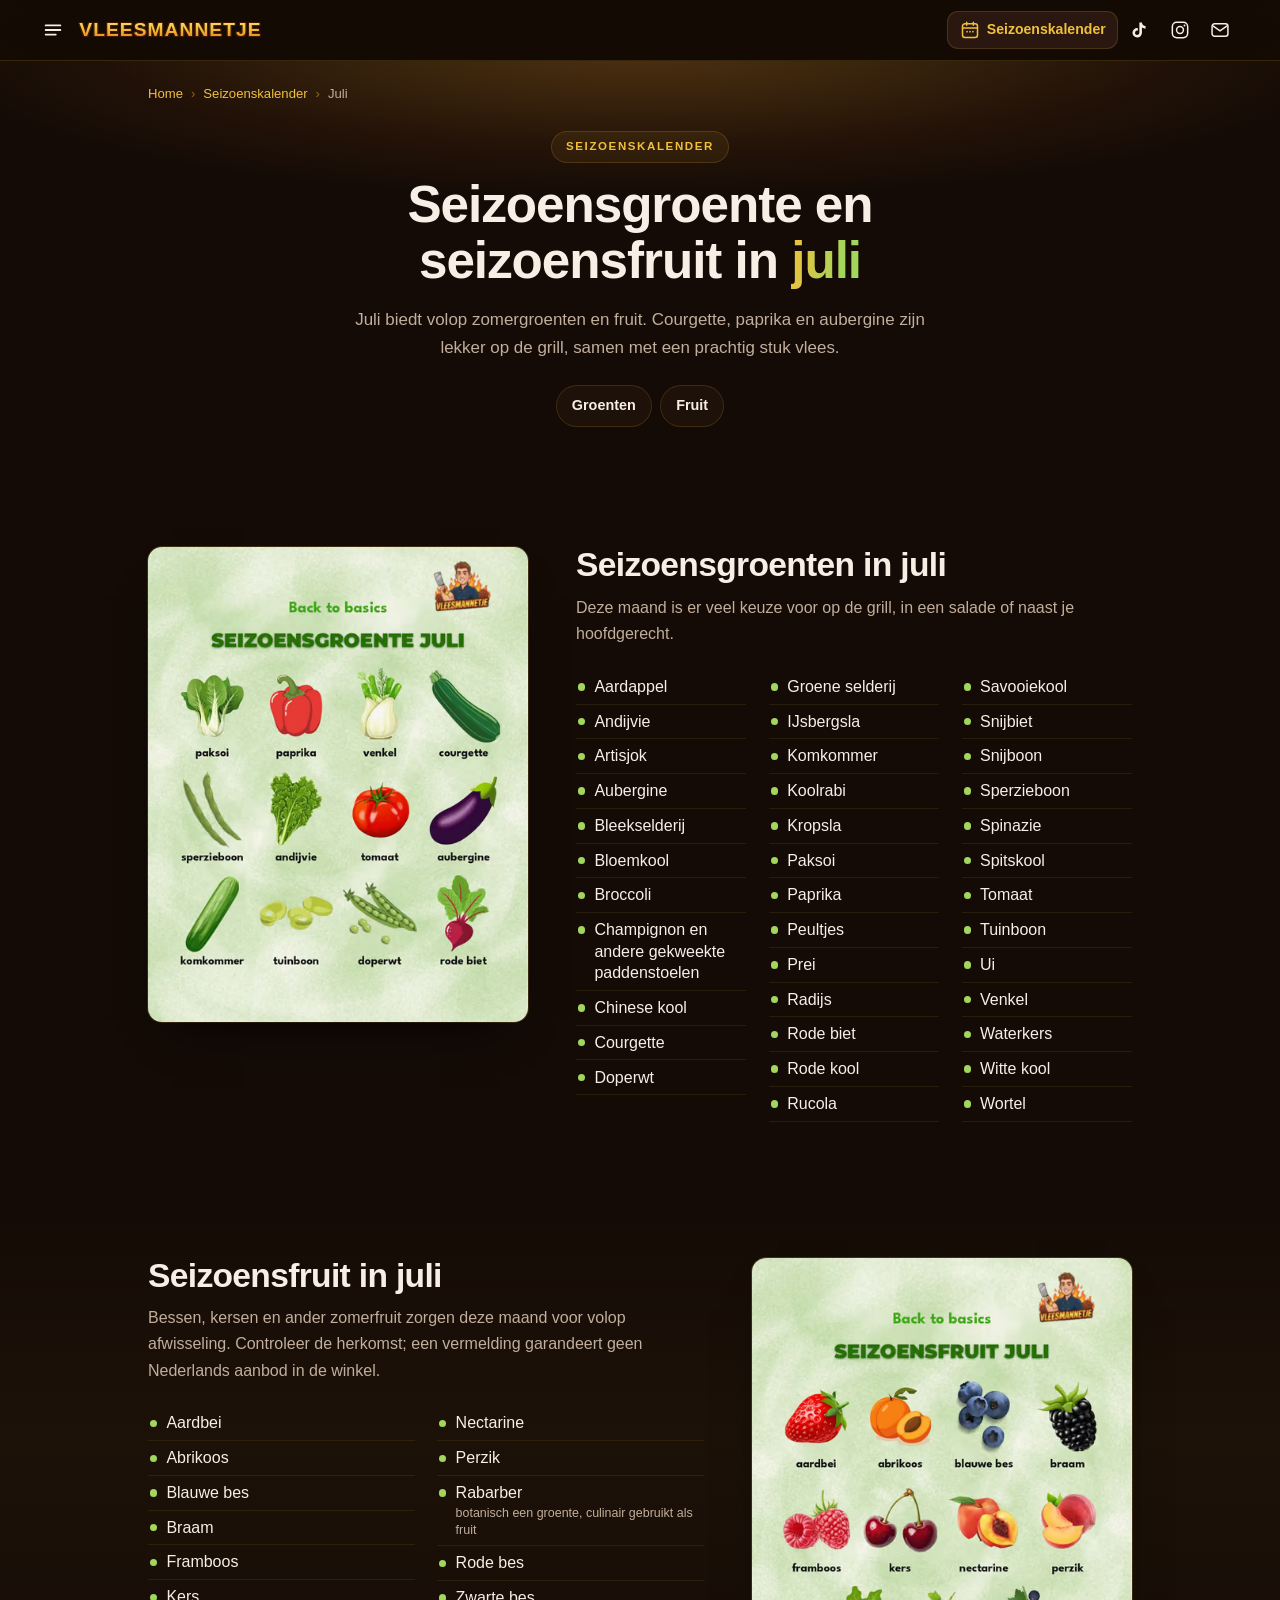
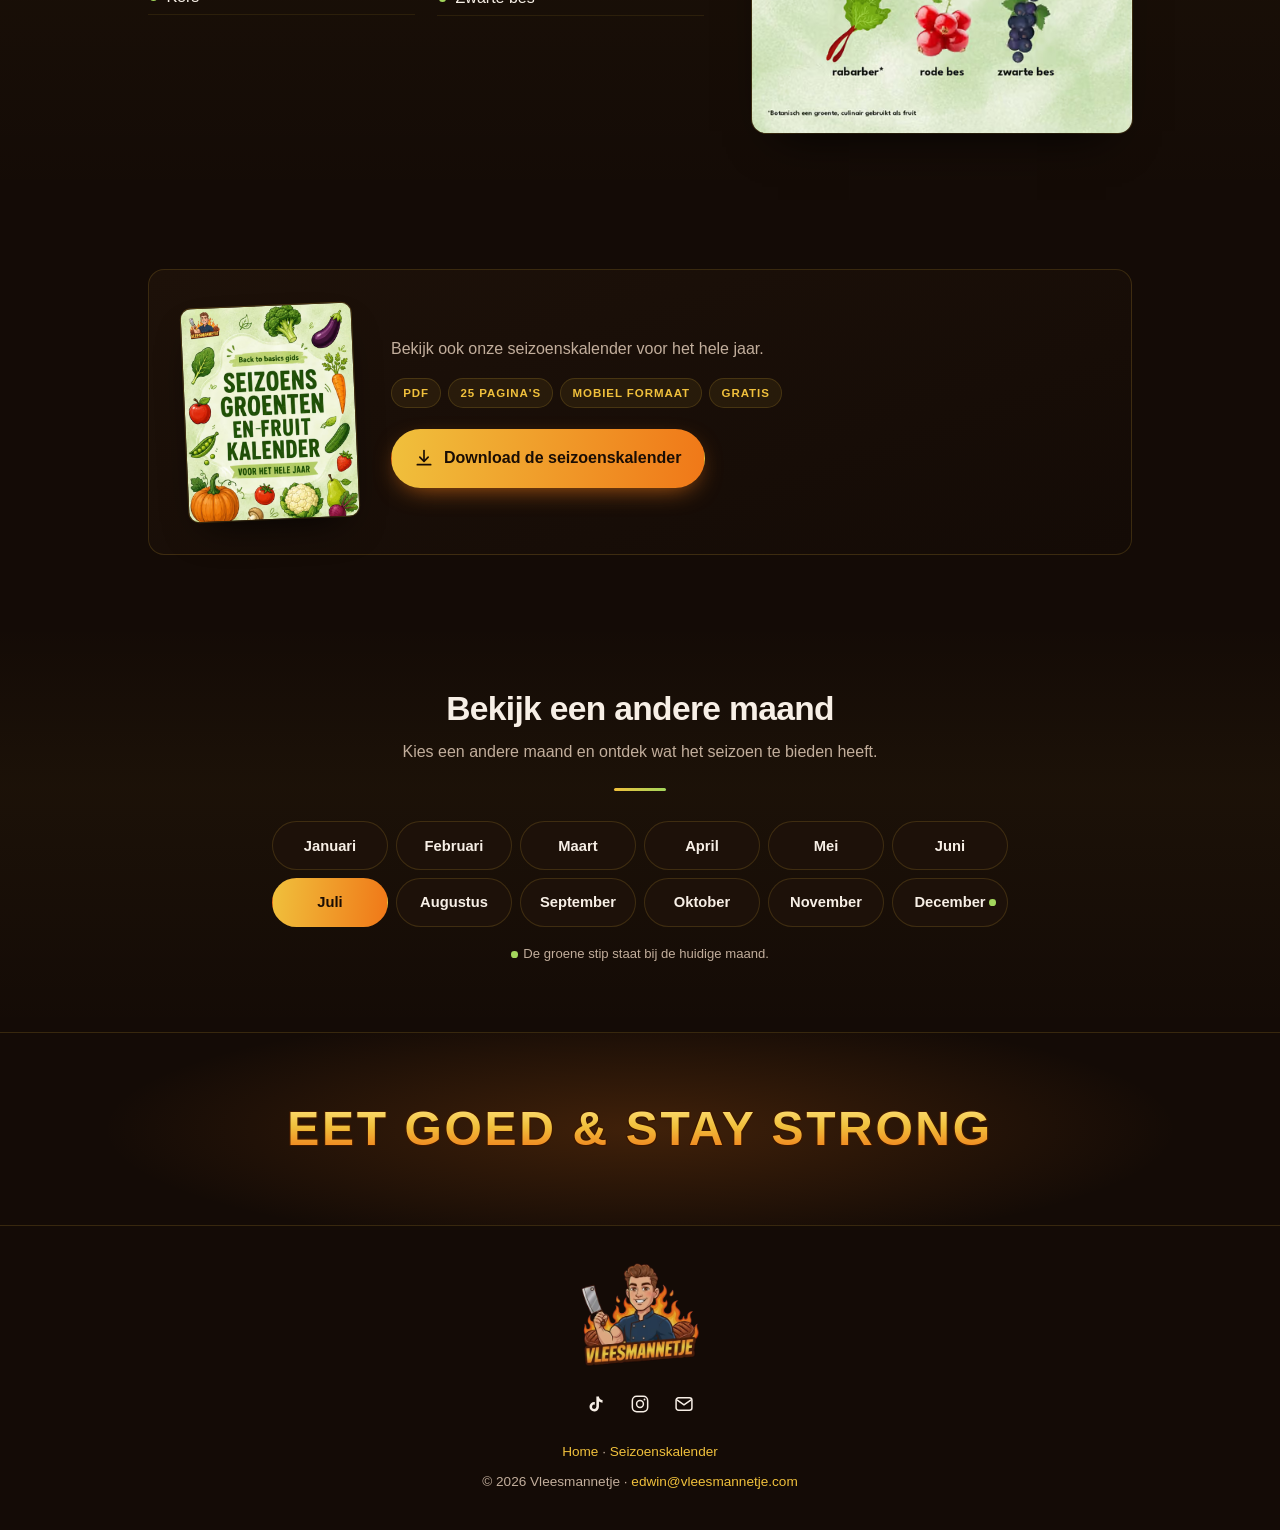
<file: seizoenskalender/juli/index.html>
<!doctype html>
<html lang="nl">
<head>
<meta charset="utf-8">
<meta name="viewport" content="width=device-width, initial-scale=1">
<title>Seizoensgroente en seizoensfruit in juli | Vleesmannetje</title>
<meta name="description" content="Juli biedt volop zomergroenten en fruit. Bekijk het volledige overzicht van groente en fruit in juli.">
<link rel="canonical" href="https://vleesmannetje.com/seizoenskalender/juli/">
<meta name="theme-color" content="#140B06">
<meta name="color-scheme" content="dark">

<link rel="icon" href="/favicon.ico" sizes="any">
<link rel="icon" href="/assets/img/favicon-32.png" type="image/png" sizes="32x32">
<link rel="apple-touch-icon" href="/assets/img/apple-touch-icon.png">

<meta property="og:type" content="website">
<meta property="og:site_name" content="Vleesmannetje">
<meta property="og:locale" content="nl_NL">
<meta property="og:url" content="https://vleesmannetje.com/seizoenskalender/juli/">
<meta property="og:title" content="Seizoensgroente en seizoensfruit in juli">
<meta property="og:description" content="Juli biedt volop zomergroenten en fruit. Bekijk het volledige overzicht van groente en fruit in juli.">
<meta property="og:image" content="https://vleesmannetje.com/assets/img/kalender/og-juli.jpg">
<meta property="og:image:width" content="1200">
<meta property="og:image:height" content="630">
<meta property="og:image:alt" content="Seizoenskalender juli van Vleesmannetje">
<meta name="twitter:card" content="summary_large_image">
<meta name="twitter:title" content="Seizoensgroente en seizoensfruit in juli">
<meta name="twitter:description" content="Juli biedt volop zomergroenten en fruit. Bekijk het volledige overzicht van groente en fruit in juli.">
<meta name="twitter:image" content="https://vleesmannetje.com/assets/img/kalender/og-juli.jpg">

<style>
:root{
  --ink:#140b06; --ink-2:#1d1109; --ink-3:#2a1810;
  --line:rgba(240,192,60,.16);
  --flame:#f07818; --gold:#f0c03c; --gold-hi:#ffe07a;
  --cream:#f7efe6; --muted:#c2ae9c; --outline:#3c1800;
  --leaf:#a3d65c;
  --wrap:64rem; --wrap-breed:100rem; --r:16px;
}
*,*::before,*::after{box-sizing:border-box}
html{-webkit-text-size-adjust:100%;scroll-behavior:smooth}
@media (prefers-reduced-motion:reduce){html{scroll-behavior:auto}
  *,*::before,*::after{animation-duration:.01ms!important;animation-iteration-count:1!important;transition-duration:.01ms!important}}
body{
  margin:0;background:var(--ink);color:var(--cream);
  font:400 1rem/1.65 -apple-system,BlinkMacSystemFont,"Segoe UI",Roboto,Helvetica,Arial,sans-serif;
  -webkit-font-smoothing:antialiased;overflow-x:hidden;
}
img{max-width:100%;height:auto;display:block}
a{color:inherit;text-decoration:none}
h1,h2,h3{margin:0;line-height:1.1;letter-spacing:-.02em;font-weight:800}
p{margin:0}
:focus-visible{outline:2px solid var(--gold);outline-offset:3px;border-radius:4px}
.wrap{width:100%;max-width:var(--wrap);margin:0 auto;padding:0 1.25rem}
.wrap--breed{max-width:var(--wrap-breed)}
.skip{position:absolute;left:-999px;top:0;z-index:99;background:var(--gold);color:var(--ink);padding:.6rem 1rem;font-weight:700}
.skip:focus{left:.5rem;top:.5rem}
.sr{position:absolute;width:1px;height:1px;overflow:hidden;clip:rect(0 0 0 0);white-space:nowrap}

.wordmark{
  font-weight:900;text-transform:uppercase;letter-spacing:.055em;line-height:1;
  background:linear-gradient(180deg,var(--gold-hi) 0%,var(--gold) 44%,var(--flame) 100%);
  -webkit-background-clip:text;background-clip:text;color:transparent;
  filter:
    drop-shadow(0 1px 0 var(--outline)) drop-shadow(0 -1px 0 var(--outline))
    drop-shadow(1px 0 0 var(--outline)) drop-shadow(-1px 0 0 var(--outline));
}

/* ---------- header ---------- */
.hdr{
  position:sticky;top:0;z-index:20;
  background:rgba(20,11,6,.82);backdrop-filter:saturate(140%) blur(12px);
  -webkit-backdrop-filter:saturate(140%) blur(12px);
  border-bottom:1px solid var(--line);
}
.hdr .wrap{display:flex;align-items:center;justify-content:space-between;gap:.75rem;min-height:60px}
.hdr__logo{font-size:1.05rem;white-space:nowrap;min-width:0}
.hdr__nav{display:flex;align-items:center;gap:.15rem;flex:none}
.ico,.navlink{
  display:grid;place-items:center;width:38px;height:38px;border-radius:11px;
  color:var(--cream);border:1px solid transparent;transition:color .18s,background .18s,border-color .18s,transform .18s;
}
.ico:hover,.ico:focus-visible,.navlink:hover,.navlink:focus-visible,.navlink[aria-current]{color:var(--gold);background:var(--ink-3);border-color:var(--line)}
.ico:hover,.ico:focus-visible{transform:translateY(-1px)}
.ico svg,.navlink svg{width:20px;height:20px}
.navlink span{position:absolute;width:1px;height:1px;overflow:hidden;clip:rect(0 0 0 0);white-space:nowrap}

/* ---------- uitschuifmenu ---------- */
.hdr__start{display:flex;align-items:center;gap:.4rem;min-width:0}
.menuknop,.lade__sluit{
  display:grid;place-items:center;flex:none;width:40px;height:40px;border-radius:11px;
  color:var(--cream);border:1px solid transparent;transition:color .18s,background .18s,border-color .18s;
}
.menuknop{margin-left:-.5rem}
.menuknop:hover,.menuknop:focus-visible,.lade__sluit:hover,.lade__sluit:focus-visible{color:var(--gold);background:var(--ink-3);border-color:var(--line)}
.menuknop svg,.lade__sluit svg{width:22px;height:22px}
.lade{position:fixed;inset:0;z-index:40;visibility:hidden;transition:visibility 0s .3s}
.lade:target,.lade.is-open{visibility:visible;transition:none}
.lade__achter{position:absolute;inset:0;background:rgba(8,4,2,.62);opacity:0;transition:opacity .3s}
.lade:target .lade__achter,.lade.is-open .lade__achter{opacity:1}
.lade__paneel{
  position:relative;display:flex;flex-direction:column;width:min(21rem,86vw);height:100%;overflow-y:auto;
  padding:.6rem 1rem 1.5rem;background:var(--ink-2);border-right:1px solid var(--line);
  box-shadow:24px 0 60px -30px rgba(0,0,0,.95);transform:translateX(-102%);transition:transform .3s cubic-bezier(.2,.8,.2,1);
}
.lade:target .lade__paneel,.lade.is-open .lade__paneel{transform:none}
.lade__kop{display:flex;align-items:center;justify-content:space-between;gap:.75rem;min-height:48px;margin-bottom:.9rem;padding-left:.75rem}
.lade__merk{font-size:1rem}
.lade__groep{margin:1.3rem 0 .35rem;padding:0 .75rem;color:var(--gold);font-size:.72rem;font-weight:700;letter-spacing:.16em;text-transform:uppercase}
.lade__lijst{list-style:none;margin:0;padding:0;display:grid;gap:.15rem}
.lade__lijst a{
  display:flex;align-items:center;gap:.8rem;padding:.72rem .75rem;border-radius:12px;font-weight:700;font-size:1.02rem;line-height:1.25;
  border:1px solid transparent;transition:background .18s,border-color .18s,color .18s;
}
.lade__lijst a:hover,.lade__lijst a:focus-visible{background:var(--ink-3);border-color:var(--line);color:var(--gold)}
.lade__lijst a[aria-current]{background:rgba(240,192,60,.07);border-color:var(--line)}
.lade__lijst svg{width:20px;height:20px;flex:none;color:var(--gold)}
.lade__lijst small{display:block;margin-top:.15rem;color:var(--muted);font-size:.8rem;font-weight:500}
.lade__sociaal{display:flex;gap:.35rem;margin-top:auto;padding:1.25rem .4rem 0;border-top:1px solid var(--line)}
html.lade-open{overflow:hidden}
/* smalle schermen: kalender en mail staan in het menu, zo past het woordmerk naast de menuknop */
@media (max-width:29.99rem){.hdr__nav .navlink,.hdr__mail{display:none}}
@media (max-width:22.5rem){.hdr__logo{font-size:.94rem}}

/* ---------- algemeen ---------- */
.eyebrow{
  display:inline-block;margin:0 0 .9rem;padding:.34rem .85rem;border-radius:999px;
  border:1px solid var(--line);background:rgba(240,192,60,.07);
  color:var(--gold);font-size:.72rem;font-weight:700;letter-spacing:.14em;text-transform:uppercase;
}
h1{font-size:clamp(1.85rem,6.8vw,3.2rem)}
h1 .leaf{
  background:linear-gradient(100deg,var(--gold) 4%,var(--leaf) 72%);
  -webkit-background-clip:text;background-clip:text;color:transparent;
}
.lede{margin:1rem auto 0;max-width:38rem;color:var(--muted);font-size:1.06rem}
.btn{
  display:inline-flex;align-items:center;justify-content:center;gap:.6rem;
  padding:.95rem 1.4rem;border-radius:999px;font-weight:700;font-size:1rem;
  border:1px solid transparent;transition:transform .18s,box-shadow .18s,background .18s,border-color .18s;
}
.btn svg{width:20px;height:20px;flex:none}
.btn:hover,.btn:focus-visible{transform:translateY(-2px)}
.btn--tt{
  background:linear-gradient(96deg,var(--gold),var(--flame));color:#1a0d04;
  box-shadow:0 8px 26px -10px rgba(240,120,24,.85);
}
.btn--tt:hover,.btn--tt:focus-visible{box-shadow:0 12px 32px -10px rgba(240,120,24,1)}
.btn--ig{background:var(--ink-3);color:var(--cream);border-color:var(--line)}
.btn--ig:hover,.btn--ig:focus-visible{border-color:var(--gold);color:var(--gold)}

section[id]{scroll-margin-top:72px}
.sect{padding:3rem 0}
.sect--alt{background:linear-gradient(180deg,transparent,rgba(240,192,60,.035) 40%,transparent)}
.sect__head{text-align:center;max-width:38rem;margin:0 auto 1.9rem}
h2{font-size:clamp(1.45rem,4.4vw,2.1rem)}
.sect__head p{margin-top:.7rem;color:var(--muted)}
.rule{width:52px;height:3px;margin:1.4rem auto 0;border-radius:3px;background:linear-gradient(90deg,var(--gold),var(--leaf))}

/* ---------- kop van de pagina ---------- */
.khero{position:relative;padding:1.1rem 0 2.5rem;overflow:hidden}
.khero::before{
  content:"";position:absolute;inset:-30% -30% auto;height:120%;pointer-events:none;
  background:
    radial-gradient(52% 42% at 50% 24%,rgba(240,120,24,.2),transparent 68%),
    radial-gradient(40% 34% at 50% 18%,rgba(163,214,92,.12),transparent 70%);
}
.khero .wrap{position:relative}
.crumbs{display:flex;flex-wrap:wrap;align-items:center;gap:.35rem .5rem;margin:0 0 1.6rem;padding:0;list-style:none;font-size:.82rem;color:var(--muted)}
.crumbs li{display:flex;align-items:center;gap:.5rem}
.crumbs li+li::before{content:"\203A";color:rgba(240,192,60,.5)}
.crumbs a{color:var(--gold)}
.crumbs a:hover,.crumbs a:focus-visible{text-decoration:underline;text-underline-offset:3px}
.khero__kop{text-align:center;max-width:46rem;margin:0 auto}
.khero__nu{margin-top:1.6rem}
.sprong{display:flex;flex-wrap:wrap;justify-content:center;gap:.5rem;margin:1.5rem 0 0;padding:0;list-style:none}
.sprong a{display:inline-flex;align-items:center;gap:.45rem;padding:.5rem .95rem;border-radius:999px;
  border:1px solid var(--line);background:var(--ink-2);font-size:.9rem;font-weight:600;transition:border-color .18s,color .18s}
.sprong a:hover,.sprong a:focus-visible{border-color:var(--gold);color:var(--gold)}

/* kop met foto: alle tekst wit, een zacht verloop maakt de tekst leesbaar */
.khero.khero--foto{display:grid;min-height:clamp(34rem,86svh,40rem);padding:0;isolation:isolate;color:#fff}
.khero--foto::before{display:none}
.khero__foto{position:absolute;inset:0;z-index:-2}
.khero__foto img{width:100%;height:100%;object-fit:cover;object-position:var(--focus,50% 50%)}
.khero--foto::after{
  content:"";position:absolute;inset:0;z-index:-1;pointer-events:none;
  background:
    linear-gradient(180deg,rgba(14,8,4,.5) 0%,rgba(14,8,4,0) 22%),
    linear-gradient(0deg,rgba(14,8,4,.92) 0%,rgba(14,8,4,.72) 34%,rgba(14,8,4,.18) 66%,rgba(14,8,4,0) 80%);
}
.khero__laag{display:flex;flex-direction:column;justify-content:space-between;gap:2.5rem;padding-top:1.1rem;padding-bottom:2.25rem}
.khero--foto .crumbs{margin:0;color:#fff;text-shadow:0 1px 8px rgba(0,0,0,.45)}
.khero--foto .crumbs a{color:#fff}
.khero--foto .crumbs li+li::before{color:#fff}
.khero--foto .khero__kop{text-align:left;margin:0;max-width:42rem}
.khero--foto .eyebrow{color:#fff;border-color:rgba(255,255,255,.5);background:rgba(14,8,4,.28)}
.khero--foto h1{max-width:11.5em;color:#fff;text-shadow:0 2px 22px rgba(0,0,0,.4);font-size:clamp(1.85rem,5.4vw,2.6rem)}
.khero__tekst{margin-top:.95rem;max-width:30rem;color:#fff;font-size:1.06rem;text-shadow:0 1px 12px rgba(0,0,0,.5)}
.khero--foto .khero__nu{margin-top:1.5rem}
.btn--glas{
  color:#fff;border-color:rgba(255,255,255,.6);background:rgba(14,8,4,.42);
  -webkit-backdrop-filter:blur(8px);backdrop-filter:blur(8px);
}
.btn--glas:hover,.btn--glas:focus-visible{border-color:#fff;background:rgba(14,8,4,.62)}

/* ---------- intro ---------- */
.tekst{max-width:40rem;margin:0 auto;color:var(--muted);font-size:1.03rem}
.tekst p+p{margin-top:1rem}
.tekst p:first-child{color:var(--cream);font-size:1.1rem}

/* ---------- maandkaarten ---------- */
.maanden{list-style:none;margin:0;padding:0;display:grid;grid-template-columns:repeat(2,minmax(0,1fr));gap:.75rem}
.mkaart{
  position:relative;display:flex;flex-direction:column;height:100%;overflow:hidden;
  border:1px solid var(--line);border-radius:var(--r);background:linear-gradient(160deg,var(--ink-2),var(--ink));
  transition:border-color .2s,transform .2s,box-shadow .2s;
}
.mkaart:hover,.mkaart:focus-visible{border-color:rgba(240,192,60,.55);transform:translateY(-3px);box-shadow:0 18px 36px -24px rgba(0,0,0,.95)}
.mkaart img{width:100%;aspect-ratio:10/7;object-fit:cover}
.mkaart__body{display:flex;flex-direction:column;gap:.25rem;padding:.75rem .85rem .95rem}
.mkaart h3{font-size:1.08rem}
.mkaart__link{display:inline-flex;align-items:center;gap:.3rem;color:var(--gold);font-size:.84rem;font-weight:700}
.mkaart__link svg{width:16px;height:16px;transition:transform .2s}
.mkaart:hover .mkaart__link svg,.mkaart:focus-visible .mkaart__link svg{transform:translateX(3px)}
.mkaart__nu{
  display:none;position:absolute;top:.55rem;left:.55rem;padding:.26rem .6rem;border-radius:999px;
  background:var(--gold);color:#1a0d04;font-size:.66rem;font-weight:800;letter-spacing:.07em;text-transform:uppercase;
  box-shadow:0 6px 16px -6px rgba(0,0,0,.6);
}
.mkaart.is-nu{border-color:var(--gold);box-shadow:0 0 0 1px var(--gold)}
.mkaart.is-nu .mkaart__nu{display:block}

/* ---------- download ---------- */
.gids{
  display:grid;gap:1.5rem;align-items:center;
  border:1px solid var(--line);border-radius:var(--r);padding:1.5rem;
  background:linear-gradient(160deg,var(--ink-2),var(--ink));
}
.gids__cover{
  justify-self:center;width:min(56vw,200px);border-radius:10px;
  box-shadow:0 18px 40px -18px rgba(0,0,0,.9),0 0 0 1px rgba(240,192,60,.22);
  transform:rotate(-2.5deg);transition:transform .25s;
}
.gids:hover .gids__cover{transform:rotate(0) translateY(-3px)}
.gids h2,.gids h3{font-size:clamp(1.25rem,4vw,1.6rem);margin-bottom:.55rem}
.gids p{color:var(--muted)}
.gids__meta{display:flex;flex-wrap:wrap;gap:.45rem;margin:1rem 0 0;list-style:none;padding:0}
.gids__meta li{
  padding:.28rem .7rem;border-radius:999px;border:1px solid var(--line);
  background:rgba(240,192,60,.07);color:var(--gold);font-size:.72rem;font-weight:700;
  letter-spacing:.08em;text-transform:uppercase;
}
.gids .btn{margin-top:1.3rem}
.gids--klein .gids__cover{width:min(40vw,150px)}
.gids--breed .gids__actie .btn{margin-top:0}

/* ---------- maandpagina: beeld en lijst ---------- */
.duo{display:grid;gap:1.3rem;grid-template-areas:"kop" "img" "lijst"}
.duo__kop{grid-area:kop}
.duo__kop p{margin-top:.65rem;color:var(--muted)}
.duo__img{grid-area:img;margin:0;justify-self:center;width:100%;max-width:420px}
.duo__img img{width:100%;border-radius:14px;box-shadow:0 24px 46px -26px rgba(0,0,0,.95),0 0 0 1px rgba(240,192,60,.2)}
.duo__lijst{grid-area:lijst}
.lijst{list-style:none;margin:0;padding:0;columns:2;column-gap:1.4rem}
.lijst li{
  break-inside:avoid;position:relative;padding:.38rem 0 .38rem 1.15rem;
  border-bottom:1px solid rgba(240,192,60,.09);line-height:1.35;
}
.lijst li::before{content:"";position:absolute;left:.12rem;top:.84rem;width:.46rem;height:.46rem;border-radius:50%;background:var(--leaf)}
.lijst small{display:block;margin-top:.12rem;color:var(--muted);font-size:.78rem;line-height:1.35}
.noot{margin-top:1.1rem;padding:.8rem 1rem;border-radius:12px;border:1px solid var(--line);background:rgba(240,192,60,.06);color:var(--muted);font-size:.9rem}

/* ---------- maandnavigatie ---------- */
.mnav ul{list-style:none;margin:0 auto;padding:0;display:grid;grid-template-columns:repeat(3,minmax(0,1fr));gap:.5rem;max-width:46rem}
.mnav a{
  position:relative;display:block;text-align:center;padding:.7rem .4rem;border-radius:999px;
  border:1px solid var(--line);background:var(--ink-2);font-weight:700;font-size:.92rem;
  transition:border-color .18s,color .18s,transform .18s;
}
.mnav a:hover,.mnav a:focus-visible{border-color:var(--gold);color:var(--gold);transform:translateY(-1px)}
.mnav a[aria-current="page"]{background:linear-gradient(96deg,var(--gold),var(--flame));color:#1a0d04;border-color:transparent}
.mnav a.is-nu::after{content:"";position:absolute;top:50%;right:.7rem;width:.42rem;height:.42rem;margin-top:-.21rem;border-radius:50%;background:var(--leaf)}
.mnav__legenda{margin-top:1rem;text-align:center;color:var(--muted);font-size:.82rem}
.mnav__legenda i{display:inline-block;width:.42rem;height:.42rem;margin-right:.35rem;border-radius:50%;background:var(--leaf);vertical-align:middle}

/* ---------- afsluiter en footer ---------- */
.signoff{
  position:relative;text-align:center;padding:3.5rem 0;overflow:hidden;
  border-top:1px solid var(--line);border-bottom:1px solid var(--line);
}
.signoff::before{
  content:"";position:absolute;inset:0;pointer-events:none;
  background:radial-gradient(60% 90% at 50% 50%,rgba(240,120,24,.2),transparent 70%);
}
.signoff p{position:relative;font-size:clamp(1.45rem,6.4vw,3rem)}
.signoff .wrap{position:relative}
.ftr{padding:2.25rem 0;text-align:center;color:var(--muted);font-size:.85rem}
.ftr__logo{width:120px;margin:0 auto 1.1rem;opacity:.9}
.ftr__nav{display:flex;justify-content:center;gap:.35rem;margin-bottom:1.1rem}
.ftr a.txt{color:var(--gold)}
.ftr__links{margin-bottom:.5rem}

@media (min-width:30rem){
  .mnav ul{grid-template-columns:repeat(4,minmax(0,1fr))}
}
@media (min-width:40rem){
  .navlink{display:flex;gap:.45rem;width:auto;padding:0 .7rem;font-size:.88rem;font-weight:700}
  .navlink span{position:static;width:auto;height:auto;overflow:visible;clip:auto}
  .maanden{grid-template-columns:repeat(3,minmax(0,1fr));gap:1rem}
}
@media (min-width:48rem){
  .hdr__logo{font-size:1.2rem}
  .wrap--breed{padding:0 clamp(1.5rem,3.2vw,3rem)}
  .khero{padding:1.4rem 0 3.25rem}
  .khero.khero--foto{min-height:clamp(30rem,72vh,42rem)}
  .khero__laag{padding-top:1.4rem;padding-bottom:3.5rem}
  .khero__tekst{font-size:1.14rem}
  .sect{padding:4.25rem 0}
  .gids{grid-template-columns:230px 1fr;gap:2.25rem;padding:2.25rem}
  .gids__cover{width:230px}
  .gids--klein{grid-template-columns:170px 1fr}
  .gids--klein .gids__cover{width:170px}
  .gids--breed{grid-template-areas:"cover tekst" "cover actie";row-gap:1.3rem;align-content:center}
  .gids--breed>picture{grid-area:cover}
  .gids--breed .gids__tekst{grid-area:tekst}
  .gids--breed .gids__actie{grid-area:actie}
  .mnav ul{grid-template-columns:repeat(6,minmax(0,1fr))}
  .signoff{padding:4.5rem 0}
}
/* staande tablets: de staande foto, met een hogere kop zodat hand en tekst onder elkaar passen */
@media (min-width:48rem) and (max-aspect-ratio:6/5){
  .khero.khero--foto{min-height:clamp(34rem,80vh,60rem)}
}
@media (min-width:52rem){
  .duo{grid-template-columns:380px minmax(0,1fr);grid-template-rows:auto 1fr;column-gap:3rem;row-gap:1.4rem;
    grid-template-areas:"img kop" "img lijst";align-items:start}
  .duo--om{grid-template-columns:minmax(0,1fr) 380px;grid-template-areas:"kop img" "lijst img"}
}
@media (min-width:60rem){
  .maanden{grid-template-columns:repeat(4,minmax(0,1fr))}
  .lijst--lang{columns:3}
}
@media (min-width:64rem){
  .gids--breed{grid-template-columns:250px minmax(0,1fr) auto;grid-template-areas:"cover tekst actie";column-gap:3rem;padding:2.5rem 3rem}
  .gids--breed .gids__cover{width:250px}
  .gids--breed h2{font-size:clamp(1.6rem,2.3vw,2.05rem)}
  .gids--breed p{max-width:42rem;font-size:1.05rem}
  .gids--breed .gids__actie{align-self:center}
}
@media (min-width:80rem){
  /* vanaf hier staat de tekst links naast het onderwerp: verloop van links */
  .khero--foto h1{font-size:3.2rem}
  .khero__tekst{max-width:36rem}
  .khero--foto::after{
    background:
      linear-gradient(180deg,rgba(14,8,4,.45) 0%,rgba(14,8,4,0) 20%),
      linear-gradient(90deg,rgba(14,8,4,.76) 0%,rgba(14,8,4,.52) 34%,rgba(14,8,4,.08) 62%,rgba(14,8,4,0) 78%),
      linear-gradient(0deg,rgba(20,11,6,.8) 0%,rgba(20,11,6,0) 18%);
  }
  .maanden{gap:1.5rem}
  .mkaart__body{padding:.95rem 1.15rem 1.15rem}
  .mkaart h3{font-size:1.24rem}
  .mkaart__link{font-size:.9rem}
}
</style>
</head>
<body>
<a class="skip" href="#main">Naar de inhoud</a>

<header class="hdr">
  <div class="wrap wrap--breed">
    <div class="hdr__start">
      <a class="menuknop" href="#menu" aria-controls="menu" aria-label="Menu openen">
        <svg viewBox="0 0 24 24" fill="none" stroke="currentColor" stroke-width="2" stroke-linecap="round" aria-hidden="true"><path d="M4 7h16M4 12h16M4 17h11"/></svg>
      </a>
      <a class="hdr__logo wordmark" href="/">Vleesmannetje</a>
    </div>
    <nav class="hdr__nav" aria-label="Snelmenu">
      <a class="navlink" href="/seizoenskalender/" aria-current="true">
        <svg viewBox="0 0 24 24" fill="none" stroke="currentColor" stroke-width="1.8" stroke-linecap="round" aria-hidden="true"><rect x="3" y="4.5" width="18" height="16.5" rx="3"/><path d="M3 9.5h18M8 2.8v3.4M16 2.8v3.4"/><circle cx="8.5" cy="14" r="1" fill="currentColor" stroke="none"/><circle cx="12" cy="14" r="1" fill="currentColor" stroke="none"/><circle cx="15.5" cy="14" r="1" fill="currentColor" stroke="none"/></svg><span>Seizoenskalender</span>
      </a>
      <a class="ico" href="https://www.tiktok.com/@vleesmannetje" target="_blank" rel="me noopener" aria-label="Vleesmannetje op TikTok">
        <svg viewBox="0 0 24 24" fill="currentColor" aria-hidden="true"><path d="M16.6 5.82A4.28 4.28 0 0 1 15.54 3h-3.09v12.4a2.59 2.59 0 0 1-2.59 2.5 2.59 2.59 0 1 1 .72-5.08v-3.13a5.7 5.7 0 0 0-.72-.05A5.69 5.69 0 1 0 15.54 15.4V9.01a7.35 7.35 0 0 0 4.3 1.38V7.3a4.29 4.29 0 0 1-3.24-1.48Z"/></svg>
      </a>
      <a class="ico" href="https://www.instagram.com/vleesmannetje/" target="_blank" rel="me noopener" aria-label="Vleesmannetje op Instagram">
        <svg viewBox="0 0 24 24" fill="none" stroke="currentColor" stroke-width="1.8" aria-hidden="true"><rect x="2.8" y="2.8" width="18.4" height="18.4" rx="5.2"/><circle cx="12" cy="12" r="4.1"/><circle cx="17.4" cy="6.6" r="1.15" fill="currentColor" stroke="none"/></svg>
      </a>
      <a class="ico hdr__mail" href="mailto:edwin@vleesmannetje.com" aria-label="Mail Vleesmannetje">
        <svg viewBox="0 0 24 24" fill="none" stroke="currentColor" stroke-width="1.8" aria-hidden="true"><rect x="2.5" y="4.5" width="19" height="15" rx="3"/><path d="m3.5 7 8.5 6 8.5-6"/></svg>
      </a>
    </nav>
  </div>
</header>

<div class="lade" id="menu">
  <a class="lade__achter" href="#" tabindex="-1" aria-hidden="true" data-sluit></a>
  <div class="lade__paneel" role="dialog" aria-modal="true" aria-label="Menu">
    <div class="lade__kop">
      <span class="lade__merk wordmark">Vleesmannetje</span>
      <a class="lade__sluit" href="#" aria-label="Menu sluiten" data-sluit><svg viewBox="0 0 24 24" fill="none" stroke="currentColor" stroke-width="2" stroke-linecap="round" aria-hidden="true"><path d="M6 6l12 12M18 6 6 18"/></svg></a>
    </div>
    <nav aria-label="Hoofdmenu">
      <ul class="lade__lijst" role="list">
        <li><a href="/"><svg viewBox="0 0 24 24" fill="none" stroke="currentColor" stroke-width="1.8" stroke-linecap="round" stroke-linejoin="round" aria-hidden="true"><path d="M4 10.5 12 4l8 6.5V19a1 1 0 0 1-1 1h-4.5v-5.5h-5V20H5a1 1 0 0 1-1-1z"/></svg>Home</a></li>
        <li><a href="/#verhaal"><svg viewBox="0 0 24 24" fill="none" stroke="currentColor" stroke-width="1.8" stroke-linecap="round" aria-hidden="true"><circle cx="12" cy="8.2" r="3.7"/><path d="M4.8 20c.9-3.6 3.7-5.6 7.2-5.6s6.3 2 7.2 5.6"/></svg>Over mij</a></li>
      </ul>
      <p class="lade__groep">Inspiratie</p>
      <ul class="lade__lijst" role="list">
        <li><a href="/seizoenskalender/" aria-current="true"><svg viewBox="0 0 24 24" fill="none" stroke="currentColor" stroke-width="1.8" stroke-linecap="round" stroke-linejoin="round" aria-hidden="true"><path d="M5 19c0-8.5 5.5-14 15-14 0 9.5-5.5 15-14 15"/><path d="M5 19 13 11"/></svg><span>Seizoensgroenten<small>Groente en fruit per maand</small></span></a></li>
      </ul>
      <p class="lade__groep">Contact</p>
      <ul class="lade__lijst" role="list">
        <li><a href="/#contact"><svg viewBox="0 0 24 24" fill="none" stroke="currentColor" stroke-width="1.8" aria-hidden="true"><rect x="2.5" y="4.5" width="19" height="15" rx="3"/><path d="m3.5 7 8.5 6 8.5-6"/></svg>Samenwerken</a></li>
      </ul>
    </nav>
    <div class="lade__sociaal">
      <a class="ico" href="https://www.tiktok.com/@vleesmannetje" target="_blank" rel="me noopener" aria-label="Vleesmannetje op TikTok"><svg viewBox="0 0 24 24" fill="currentColor" aria-hidden="true"><path d="M16.6 5.82A4.28 4.28 0 0 1 15.54 3h-3.09v12.4a2.59 2.59 0 0 1-2.59 2.5 2.59 2.59 0 1 1 .72-5.08v-3.13a5.7 5.7 0 0 0-.72-.05A5.69 5.69 0 1 0 15.54 15.4V9.01a7.35 7.35 0 0 0 4.3 1.38V7.3a4.29 4.29 0 0 1-3.24-1.48Z"/></svg></a>
      <a class="ico" href="https://www.instagram.com/vleesmannetje/" target="_blank" rel="me noopener" aria-label="Vleesmannetje op Instagram"><svg viewBox="0 0 24 24" fill="none" stroke="currentColor" stroke-width="1.8" aria-hidden="true"><rect x="2.8" y="2.8" width="18.4" height="18.4" rx="5.2"/><circle cx="12" cy="12" r="4.1"/><circle cx="17.4" cy="6.6" r="1.15" fill="currentColor" stroke="none"/></svg></a>
      <a class="ico" href="mailto:edwin@vleesmannetje.com" aria-label="Mail Vleesmannetje"><svg viewBox="0 0 24 24" fill="none" stroke="currentColor" stroke-width="1.8" aria-hidden="true"><rect x="2.5" y="4.5" width="19" height="15" rx="3"/><path d="m3.5 7 8.5 6 8.5-6"/></svg></a>
    </div>
  </div>
</div>

<main id="main">

  <section class="khero">
    <div class="wrap">
      <ol class="crumbs" aria-label="Kruimelpad"><li><a href="/">Home</a></li><li><a href="/seizoenskalender/">Seizoenskalender</a></li><li aria-current="page">Juli</li></ol>
      <div class="khero__kop">
        <span class="eyebrow">Seizoenskalender</span>
        <h1>Seizoensgroente en seizoensfruit in <span class="leaf">juli</span></h1>
        <p class="lede">Juli biedt volop zomergroenten en fruit. Courgette, paprika en aubergine zijn lekker op de grill, samen met een prachtig stuk vlees.</p>
        <ul class="sprong" role="list">
          <li><a href="#groente">Groenten</a></li>
          <li><a href="#fruit">Fruit</a></li>
        </ul>
      </div>
    </div>
  </section>

  <section class="sect" id="groente">
    <div class="wrap">
      <div class="duo">
        <div class="duo__kop">
          <h2>Seizoensgroenten in juli</h2>
          <p>Deze maand is er veel keuze voor op de grill, in een salade of naast je hoofdgerecht.</p>
        </div>
        <figure class="duo__img">
        <picture>
          <source type="image/avif" sizes="(min-width:52rem) 380px, (min-width:30rem) 420px, calc(100vw - 2.5rem)" srcset="/assets/img/kalender/juli-groente-480.avif 480w, /assets/img/kalender/juli-groente-840.avif 840w">
          <source type="image/webp" sizes="(min-width:52rem) 380px, (min-width:30rem) 420px, calc(100vw - 2.5rem)" srcset="/assets/img/kalender/juli-groente-480.webp 480w, /assets/img/kalender/juli-groente-840.webp 840w">
          <img src="/assets/img/kalender/juli-groente-480.webp" width="840" height="1050"
               alt="Kalenderbeeld met seizoensgroente in juli: paksoi, paprika, venkel, courgette, sperzieboon, andijvie, tomaat, aubergine, komkommer, tuinboon, doperwt en rode biet." decoding="async">
        </picture>
        </figure>
        <div class="duo__lijst">
          <ul class="lijst lijst--lang">
            <li>Aardappel</li><li>Andijvie</li><li>Artisjok</li><li>Aubergine</li><li>Bleekselderij</li><li>Bloemkool</li><li>Broccoli</li><li>Champignon en andere gekweekte paddenstoelen</li><li>Chinese kool</li><li>Courgette</li><li>Doperwt</li><li>Groene selderij</li><li>IJsbergsla</li><li>Komkommer</li><li>Koolrabi</li><li>Kropsla</li><li>Paksoi</li><li>Paprika</li><li>Peultjes</li><li>Prei</li><li>Radijs</li><li>Rode biet</li><li>Rode kool</li><li>Rucola</li><li>Savooiekool</li><li>Snijbiet</li><li>Snijboon</li><li>Sperzieboon</li><li>Spinazie</li><li>Spitskool</li><li>Tomaat</li><li>Tuinboon</li><li>Ui</li><li>Venkel</li><li>Waterkers</li><li>Witte kool</li><li>Wortel</li>
          </ul>
        </div>
      </div>
    </div>
  </section>

  <section class="sect sect--alt" id="fruit">
    <div class="wrap">
      <div class="duo duo--om">
        <div class="duo__kop">
          <h2>Seizoensfruit in juli</h2>
          <p>Bessen, kersen en ander zomerfruit zorgen deze maand voor volop afwisseling. Controleer de herkomst; een vermelding garandeert geen Nederlands aanbod in de winkel.</p>
        </div>
        <figure class="duo__img">
        <picture>
          <source type="image/avif" sizes="(min-width:52rem) 380px, (min-width:30rem) 420px, calc(100vw - 2.5rem)" srcset="/assets/img/kalender/juli-fruit-480.avif 480w, /assets/img/kalender/juli-fruit-840.avif 840w">
          <source type="image/webp" sizes="(min-width:52rem) 380px, (min-width:30rem) 420px, calc(100vw - 2.5rem)" srcset="/assets/img/kalender/juli-fruit-480.webp 480w, /assets/img/kalender/juli-fruit-840.webp 840w">
          <img src="/assets/img/kalender/juli-fruit-480.webp" width="840" height="1050"
               alt="Kalenderbeeld met seizoensfruit in juli: aardbei, abrikoos, blauwe bes, braam, framboos, kers, nectarine, perzik, rabarber, rode bes en zwarte bes." loading="lazy" decoding="async">
        </picture>
        </figure>
        <div class="duo__lijst">
          <ul class="lijst">
            <li>Aardbei</li><li>Abrikoos</li><li>Blauwe bes</li><li>Braam</li><li>Framboos</li><li>Kers</li><li>Nectarine</li><li>Perzik</li><li>Rabarber <small>botanisch een groente, culinair gebruikt als fruit</small></li><li>Rode bes</li><li>Zwarte bes</li>
          </ul>
        </div>
      </div>
    </div>
  </section>

  <section class="sect" id="download">
    <div class="wrap">
      <div class="gids gids--klein">
        <picture>
          <source srcset="/assets/img/gids-cover.avif" type="image/avif">
          <img class="gids__cover" src="/assets/img/gids-cover.webp" width="520" height="650"
               alt="Cover van de seizoenskalender voor groente en fruit" loading="lazy" decoding="async">
        </picture>
        <div class="gids__tekst">

          <p>Bekijk ook onze seizoenskalender voor het hele jaar.</p>
          <ul class="gids__meta">
            <li>PDF</li><li>25 pagina's</li><li>Mobiel formaat</li><li>Gratis</li>
          </ul>
          <a class="btn btn--tt" href="/Seizoensgroente-Kalender-Vleesmannetje.pdf" download>
            <svg viewBox="0 0 24 24" fill="none" stroke="currentColor" stroke-width="2" stroke-linecap="round" stroke-linejoin="round" aria-hidden="true"><path d="M12 3v12"/><path d="m7 11 5 5 5-5"/><path d="M4 20h16"/></svg>
            Download de seizoenskalender
          </a>
        </div>
      </div>
    </div>
  </section>

  <section class="sect sect--alt" id="andere-maand">
    <div class="wrap">
      <div class="sect__head">
        <h2>Bekijk een andere maand</h2>
        <p>Kies een andere maand en ontdek wat het seizoen te bieden heeft.</p>
        <div class="rule"></div>
      </div>
      <nav class="mnav" aria-label="Maanden">
        <ul role="list">
          <li><a href="/seizoenskalender/januari/" data-maand="januari">Januari</a></li><li><a href="/seizoenskalender/februari/" data-maand="februari">Februari</a></li><li><a href="/seizoenskalender/maart/" data-maand="maart">Maart</a></li><li><a href="/seizoenskalender/april/" data-maand="april">April</a></li><li><a href="/seizoenskalender/mei/" data-maand="mei">Mei</a></li><li><a href="/seizoenskalender/juni/" data-maand="juni">Juni</a></li><li><a href="/seizoenskalender/juli/" data-maand="juli" aria-current="page">Juli</a></li><li><a href="/seizoenskalender/augustus/" data-maand="augustus">Augustus</a></li><li><a href="/seizoenskalender/september/" data-maand="september">September</a></li><li><a href="/seizoenskalender/oktober/" data-maand="oktober">Oktober</a></li><li><a href="/seizoenskalender/november/" data-maand="november">November</a></li><li><a href="/seizoenskalender/december/" data-maand="december">December</a></li>
        </ul>
        <p class="mnav__legenda" id="legenda" hidden><i aria-hidden="true"></i>De groene stip staat bij de huidige maand.</p>
      </nav>
    </div>
  </section>

  <section class="signoff">
    <div class="wrap"><p class="wordmark">Eet goed &amp; stay strong</p></div>
  </section>

</main>

<footer class="ftr">
  <div class="wrap">
    <picture>
      <source srcset="/assets/img/logo-300.avif" type="image/avif">
      <img class="ftr__logo" src="/assets/img/logo-300.webp" width="300" height="263" alt="" loading="lazy">
    </picture>
    <nav class="ftr__nav" aria-label="Sociale media">
      <a class="ico" href="https://www.tiktok.com/@vleesmannetje" target="_blank" rel="me noopener" aria-label="TikTok">
        <svg viewBox="0 0 24 24" fill="currentColor" aria-hidden="true"><path d="M16.6 5.82A4.28 4.28 0 0 1 15.54 3h-3.09v12.4a2.59 2.59 0 0 1-2.59 2.5 2.59 2.59 0 1 1 .72-5.08v-3.13a5.7 5.7 0 0 0-.72-.05A5.69 5.69 0 1 0 15.54 15.4V9.01a7.35 7.35 0 0 0 4.3 1.38V7.3a4.29 4.29 0 0 1-3.24-1.48Z"/></svg></a>
      <a class="ico" href="https://www.instagram.com/vleesmannetje/" target="_blank" rel="me noopener" aria-label="Instagram">
        <svg viewBox="0 0 24 24" fill="none" stroke="currentColor" stroke-width="1.8" aria-hidden="true"><rect x="2.8" y="2.8" width="18.4" height="18.4" rx="5.2"/><circle cx="12" cy="12" r="4.1"/><circle cx="17.4" cy="6.6" r="1.15" fill="currentColor" stroke="none"/></svg></a>
      <a class="ico" href="mailto:edwin@vleesmannetje.com" aria-label="Mail">
        <svg viewBox="0 0 24 24" fill="none" stroke="currentColor" stroke-width="1.8" aria-hidden="true"><rect x="2.5" y="4.5" width="19" height="15" rx="3"/><path d="m3.5 7 8.5 6 8.5-6"/></svg></a>
    </nav>
    <p class="ftr__links"><a class="txt" href="/">Home</a> &middot; <a class="txt" href="/seizoenskalender/">Seizoenskalender</a></p>
    <p>&copy; <span id="jaar">2026</span> Vleesmannetje &middot; <a class="txt" href="mailto:edwin@vleesmannetje.com">edwin@vleesmannetje.com</a></p>
  </div>
</footer>

<script>
(function(){
  var y=document.getElementById('jaar');if(y)y.textContent=new Date().getFullYear();
  var slugs=["januari", "februari", "maart", "april", "mei", "juni", "juli", "augustus", "september", "oktober", "november", "december"];
  var namen=["januari", "februari", "maart", "april", "mei", "juni", "juli", "augustus", "september", "oktober", "november", "december"];
  var m=new Date().getMonth(),slug=slugs[m];
  var els=document.querySelectorAll('[data-maand="'+slug+'"]');
  for(var i=0;i<els.length;i++){
    els[i].classList.add('is-nu');
    var sr=document.createElement('span');sr.className='sr';sr.textContent=', huidige maand';
    els[i].appendChild(sr);
  }
  var nu=document.getElementById('nu');
  if(nu){
    var a=nu.querySelector('a');a.href='/seizoenskalender/'+slug+'/';
    nu.querySelector('[data-naam]').textContent=namen[m];
    nu.hidden=false;
  }
  var leg=document.getElementById('legenda');if(leg)leg.hidden=false;
})();
</script>

<script>
(function(){
  var lade=document.getElementById('menu'),knop=document.querySelector('.menuknop');
  if(!lade||!knop)return;
  var html=document.documentElement;
  knop.setAttribute('role','button');knop.setAttribute('aria-expanded','false');
  function focusbaar(){return lade.querySelectorAll('.lade__paneel a[href]')}
  function open(){
    lade.classList.add('is-open');html.classList.add('lade-open');knop.setAttribute('aria-expanded','true');
    var l=lade.querySelector('.lade__lijst a');setTimeout(function(){if(l)l.focus()},60);
  }
  function dicht(terug){
    lade.classList.remove('is-open');html.classList.remove('lade-open');knop.setAttribute('aria-expanded','false');
    if(terug)knop.focus();
  }
  knop.addEventListener('click',function(e){e.preventDefault();lade.classList.contains('is-open')?dicht(true):open()});
  var s=lade.querySelectorAll('[data-sluit]');
  for(var i=0;i<s.length;i++)s[i].addEventListener('click',function(e){e.preventDefault();dicht(true)});
  var l=lade.querySelectorAll('.lade__lijst a');
  for(var j=0;j<l.length;j++)l[j].addEventListener('click',function(){dicht(false)});
  document.addEventListener('keydown',function(e){
    if(!lade.classList.contains('is-open'))return;
    if(e.key==='Escape'){dicht(true);return}
    if(e.key!=='Tab')return;
    var f=focusbaar(),eerste=f[0],laatste=f[f.length-1];
    if(e.shiftKey&&document.activeElement===eerste){e.preventDefault();laatste.focus()}
    else if(!e.shiftKey&&document.activeElement===laatste){e.preventDefault();eerste.focus()}
  });
})();
</script>
<script type="application/ld+json">
{"@context": "https://schema.org", "@graph": [{"@type": "WebPage", "@id": "https://vleesmannetje.com/seizoenskalender/juli/#pagina", "url": "https://vleesmannetje.com/seizoenskalender/juli/", "name": "Seizoensgroente en seizoensfruit in juli", "description": "Juli biedt volop zomergroenten en fruit. Bekijk het volledige overzicht van groente en fruit in juli.", "inLanguage": "nl-NL", "isPartOf": {"@id": "https://vleesmannetje.com/#website"}, "primaryImageOfPage": "https://vleesmannetje.com/assets/img/kalender/juli-groente-840.webp"}, {"@type": "BreadcrumbList", "itemListElement": [{"@type": "ListItem", "position": 1, "name": "Home", "item": "https://vleesmannetje.com/"}, {"@type": "ListItem", "position": 2, "name": "Seizoenskalender", "item": "https://vleesmannetje.com/seizoenskalender/"}, {"@type": "ListItem", "position": 3, "name": "Juli", "item": "https://vleesmannetje.com/seizoenskalender/juli/"}]}]}
</script>
</body>
</html>
</file>
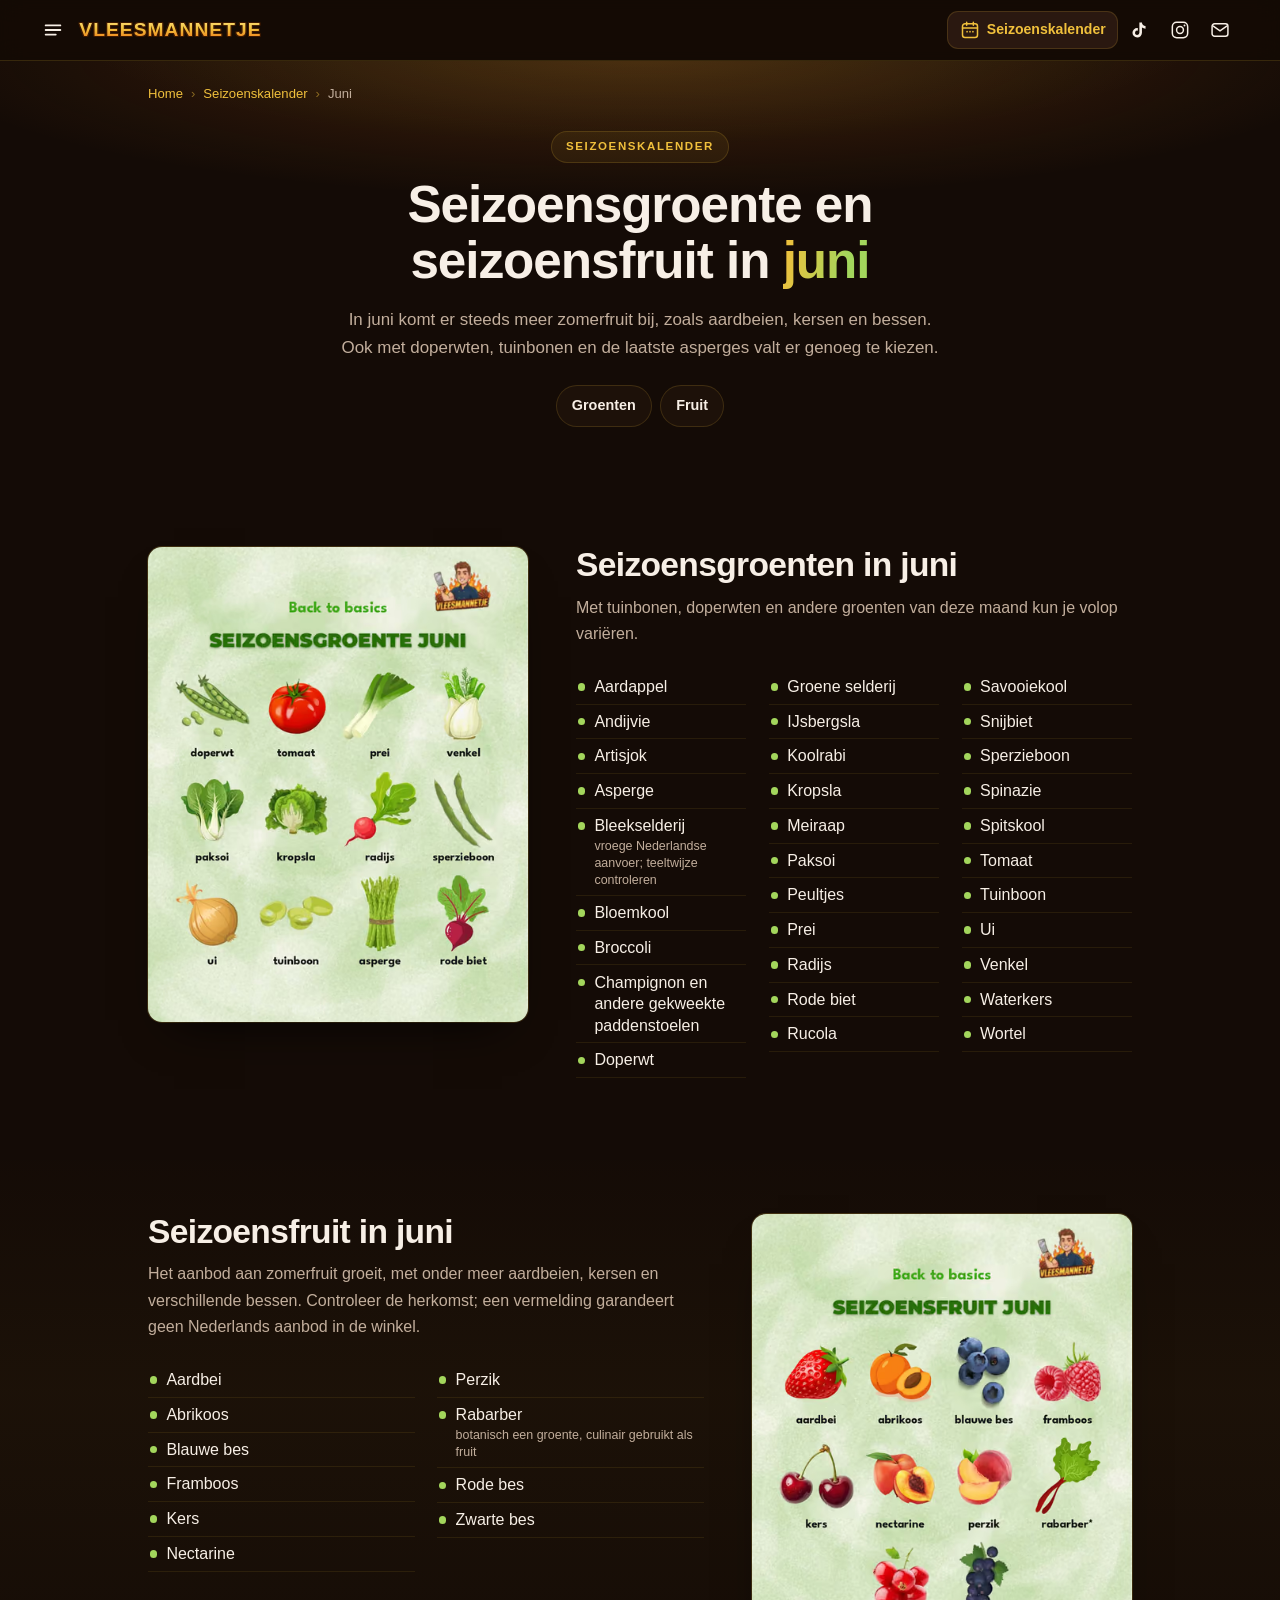
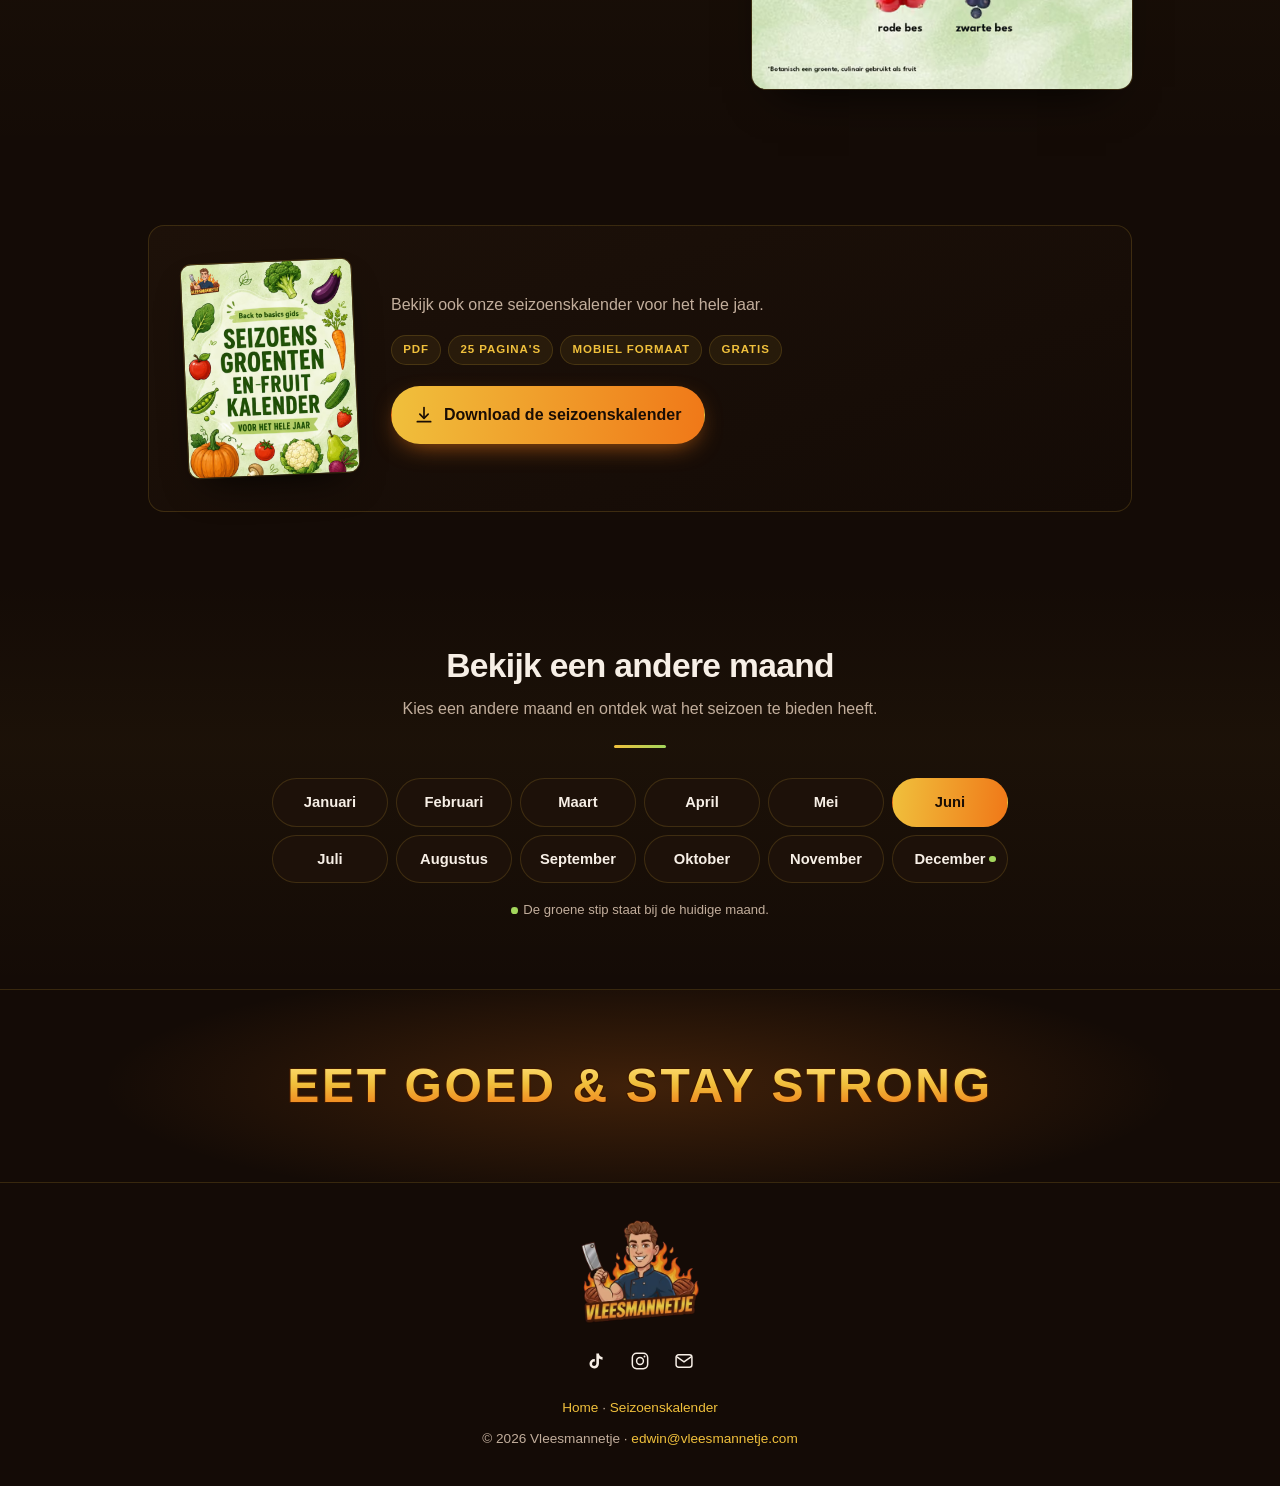
<file: seizoenskalender/juni/index.html>
<!doctype html>
<html lang="nl">
<head>
<meta charset="utf-8">
<meta name="viewport" content="width=device-width, initial-scale=1">
<title>Seizoensgroente en seizoensfruit in juni | Vleesmannetje</title>
<meta name="description" content="In juni komt er steeds meer zomerfruit bij, zoals aardbeien, kersen en bessen. Bekijk het volledige overzicht van groente en fruit in juni.">
<link rel="canonical" href="https://vleesmannetje.com/seizoenskalender/juni/">
<meta name="theme-color" content="#140B06">
<meta name="color-scheme" content="dark">

<link rel="icon" href="/favicon.ico" sizes="any">
<link rel="icon" href="/assets/img/favicon-32.png" type="image/png" sizes="32x32">
<link rel="apple-touch-icon" href="/assets/img/apple-touch-icon.png">

<meta property="og:type" content="website">
<meta property="og:site_name" content="Vleesmannetje">
<meta property="og:locale" content="nl_NL">
<meta property="og:url" content="https://vleesmannetje.com/seizoenskalender/juni/">
<meta property="og:title" content="Seizoensgroente en seizoensfruit in juni">
<meta property="og:description" content="In juni komt er steeds meer zomerfruit bij, zoals aardbeien, kersen en bessen. Bekijk het volledige overzicht van groente en fruit in juni.">
<meta property="og:image" content="https://vleesmannetje.com/assets/img/kalender/og-juni.jpg">
<meta property="og:image:width" content="1200">
<meta property="og:image:height" content="630">
<meta property="og:image:alt" content="Seizoenskalender juni van Vleesmannetje">
<meta name="twitter:card" content="summary_large_image">
<meta name="twitter:title" content="Seizoensgroente en seizoensfruit in juni">
<meta name="twitter:description" content="In juni komt er steeds meer zomerfruit bij, zoals aardbeien, kersen en bessen. Bekijk het volledige overzicht van groente en fruit in juni.">
<meta name="twitter:image" content="https://vleesmannetje.com/assets/img/kalender/og-juni.jpg">

<style>
:root{
  --ink:#140b06; --ink-2:#1d1109; --ink-3:#2a1810;
  --line:rgba(240,192,60,.16);
  --flame:#f07818; --gold:#f0c03c; --gold-hi:#ffe07a;
  --cream:#f7efe6; --muted:#c2ae9c; --outline:#3c1800;
  --leaf:#a3d65c;
  --wrap:64rem; --wrap-breed:100rem; --r:16px;
}
*,*::before,*::after{box-sizing:border-box}
html{-webkit-text-size-adjust:100%;scroll-behavior:smooth}
@media (prefers-reduced-motion:reduce){html{scroll-behavior:auto}
  *,*::before,*::after{animation-duration:.01ms!important;animation-iteration-count:1!important;transition-duration:.01ms!important}}
body{
  margin:0;background:var(--ink);color:var(--cream);
  font:400 1rem/1.65 -apple-system,BlinkMacSystemFont,"Segoe UI",Roboto,Helvetica,Arial,sans-serif;
  -webkit-font-smoothing:antialiased;overflow-x:hidden;
}
img{max-width:100%;height:auto;display:block}
a{color:inherit;text-decoration:none}
h1,h2,h3{margin:0;line-height:1.1;letter-spacing:-.02em;font-weight:800}
p{margin:0}
:focus-visible{outline:2px solid var(--gold);outline-offset:3px;border-radius:4px}
.wrap{width:100%;max-width:var(--wrap);margin:0 auto;padding:0 1.25rem}
.wrap--breed{max-width:var(--wrap-breed)}
.skip{position:absolute;left:-999px;top:0;z-index:99;background:var(--gold);color:var(--ink);padding:.6rem 1rem;font-weight:700}
.skip:focus{left:.5rem;top:.5rem}
.sr{position:absolute;width:1px;height:1px;overflow:hidden;clip:rect(0 0 0 0);white-space:nowrap}

.wordmark{
  font-weight:900;text-transform:uppercase;letter-spacing:.055em;line-height:1;
  background:linear-gradient(180deg,var(--gold-hi) 0%,var(--gold) 44%,var(--flame) 100%);
  -webkit-background-clip:text;background-clip:text;color:transparent;
  filter:
    drop-shadow(0 1px 0 var(--outline)) drop-shadow(0 -1px 0 var(--outline))
    drop-shadow(1px 0 0 var(--outline)) drop-shadow(-1px 0 0 var(--outline));
}

/* ---------- header ---------- */
.hdr{
  position:sticky;top:0;z-index:20;
  background:rgba(20,11,6,.82);backdrop-filter:saturate(140%) blur(12px);
  -webkit-backdrop-filter:saturate(140%) blur(12px);
  border-bottom:1px solid var(--line);
}
.hdr .wrap{display:flex;align-items:center;justify-content:space-between;gap:.75rem;min-height:60px}
.hdr__logo{font-size:1.05rem;white-space:nowrap;min-width:0}
.hdr__nav{display:flex;align-items:center;gap:.15rem;flex:none}
.ico,.navlink{
  display:grid;place-items:center;width:38px;height:38px;border-radius:11px;
  color:var(--cream);border:1px solid transparent;transition:color .18s,background .18s,border-color .18s,transform .18s;
}
.ico:hover,.ico:focus-visible,.navlink:hover,.navlink:focus-visible,.navlink[aria-current]{color:var(--gold);background:var(--ink-3);border-color:var(--line)}
.ico:hover,.ico:focus-visible{transform:translateY(-1px)}
.ico svg,.navlink svg{width:20px;height:20px}
.navlink span{position:absolute;width:1px;height:1px;overflow:hidden;clip:rect(0 0 0 0);white-space:nowrap}

/* ---------- uitschuifmenu ---------- */
.hdr__start{display:flex;align-items:center;gap:.4rem;min-width:0}
.menuknop,.lade__sluit{
  display:grid;place-items:center;flex:none;width:40px;height:40px;border-radius:11px;
  color:var(--cream);border:1px solid transparent;transition:color .18s,background .18s,border-color .18s;
}
.menuknop{margin-left:-.5rem}
.menuknop:hover,.menuknop:focus-visible,.lade__sluit:hover,.lade__sluit:focus-visible{color:var(--gold);background:var(--ink-3);border-color:var(--line)}
.menuknop svg,.lade__sluit svg{width:22px;height:22px}
.lade{position:fixed;inset:0;z-index:40;visibility:hidden;transition:visibility 0s .3s}
.lade:target,.lade.is-open{visibility:visible;transition:none}
.lade__achter{position:absolute;inset:0;background:rgba(8,4,2,.62);opacity:0;transition:opacity .3s}
.lade:target .lade__achter,.lade.is-open .lade__achter{opacity:1}
.lade__paneel{
  position:relative;display:flex;flex-direction:column;width:min(21rem,86vw);height:100%;overflow-y:auto;
  padding:.6rem 1rem 1.5rem;background:var(--ink-2);border-right:1px solid var(--line);
  box-shadow:24px 0 60px -30px rgba(0,0,0,.95);transform:translateX(-102%);transition:transform .3s cubic-bezier(.2,.8,.2,1);
}
.lade:target .lade__paneel,.lade.is-open .lade__paneel{transform:none}
.lade__kop{display:flex;align-items:center;justify-content:space-between;gap:.75rem;min-height:48px;margin-bottom:.9rem;padding-left:.75rem}
.lade__merk{font-size:1rem}
.lade__groep{margin:1.3rem 0 .35rem;padding:0 .75rem;color:var(--gold);font-size:.72rem;font-weight:700;letter-spacing:.16em;text-transform:uppercase}
.lade__lijst{list-style:none;margin:0;padding:0;display:grid;gap:.15rem}
.lade__lijst a{
  display:flex;align-items:center;gap:.8rem;padding:.72rem .75rem;border-radius:12px;font-weight:700;font-size:1.02rem;line-height:1.25;
  border:1px solid transparent;transition:background .18s,border-color .18s,color .18s;
}
.lade__lijst a:hover,.lade__lijst a:focus-visible{background:var(--ink-3);border-color:var(--line);color:var(--gold)}
.lade__lijst a[aria-current]{background:rgba(240,192,60,.07);border-color:var(--line)}
.lade__lijst svg{width:20px;height:20px;flex:none;color:var(--gold)}
.lade__lijst small{display:block;margin-top:.15rem;color:var(--muted);font-size:.8rem;font-weight:500}
.lade__sociaal{display:flex;gap:.35rem;margin-top:auto;padding:1.25rem .4rem 0;border-top:1px solid var(--line)}
html.lade-open{overflow:hidden}
/* smalle schermen: kalender en mail staan in het menu, zo past het woordmerk naast de menuknop */
@media (max-width:29.99rem){.hdr__nav .navlink,.hdr__mail{display:none}}
@media (max-width:22.5rem){.hdr__logo{font-size:.94rem}}

/* ---------- algemeen ---------- */
.eyebrow{
  display:inline-block;margin:0 0 .9rem;padding:.34rem .85rem;border-radius:999px;
  border:1px solid var(--line);background:rgba(240,192,60,.07);
  color:var(--gold);font-size:.72rem;font-weight:700;letter-spacing:.14em;text-transform:uppercase;
}
h1{font-size:clamp(1.85rem,6.8vw,3.2rem)}
h1 .leaf{
  background:linear-gradient(100deg,var(--gold) 4%,var(--leaf) 72%);
  -webkit-background-clip:text;background-clip:text;color:transparent;
}
.lede{margin:1rem auto 0;max-width:38rem;color:var(--muted);font-size:1.06rem}
.btn{
  display:inline-flex;align-items:center;justify-content:center;gap:.6rem;
  padding:.95rem 1.4rem;border-radius:999px;font-weight:700;font-size:1rem;
  border:1px solid transparent;transition:transform .18s,box-shadow .18s,background .18s,border-color .18s;
}
.btn svg{width:20px;height:20px;flex:none}
.btn:hover,.btn:focus-visible{transform:translateY(-2px)}
.btn--tt{
  background:linear-gradient(96deg,var(--gold),var(--flame));color:#1a0d04;
  box-shadow:0 8px 26px -10px rgba(240,120,24,.85);
}
.btn--tt:hover,.btn--tt:focus-visible{box-shadow:0 12px 32px -10px rgba(240,120,24,1)}
.btn--ig{background:var(--ink-3);color:var(--cream);border-color:var(--line)}
.btn--ig:hover,.btn--ig:focus-visible{border-color:var(--gold);color:var(--gold)}

section[id]{scroll-margin-top:72px}
.sect{padding:3rem 0}
.sect--alt{background:linear-gradient(180deg,transparent,rgba(240,192,60,.035) 40%,transparent)}
.sect__head{text-align:center;max-width:38rem;margin:0 auto 1.9rem}
h2{font-size:clamp(1.45rem,4.4vw,2.1rem)}
.sect__head p{margin-top:.7rem;color:var(--muted)}
.rule{width:52px;height:3px;margin:1.4rem auto 0;border-radius:3px;background:linear-gradient(90deg,var(--gold),var(--leaf))}

/* ---------- kop van de pagina ---------- */
.khero{position:relative;padding:1.1rem 0 2.5rem;overflow:hidden}
.khero::before{
  content:"";position:absolute;inset:-30% -30% auto;height:120%;pointer-events:none;
  background:
    radial-gradient(52% 42% at 50% 24%,rgba(240,120,24,.2),transparent 68%),
    radial-gradient(40% 34% at 50% 18%,rgba(163,214,92,.12),transparent 70%);
}
.khero .wrap{position:relative}
.crumbs{display:flex;flex-wrap:wrap;align-items:center;gap:.35rem .5rem;margin:0 0 1.6rem;padding:0;list-style:none;font-size:.82rem;color:var(--muted)}
.crumbs li{display:flex;align-items:center;gap:.5rem}
.crumbs li+li::before{content:"\203A";color:rgba(240,192,60,.5)}
.crumbs a{color:var(--gold)}
.crumbs a:hover,.crumbs a:focus-visible{text-decoration:underline;text-underline-offset:3px}
.khero__kop{text-align:center;max-width:46rem;margin:0 auto}
.khero__nu{margin-top:1.6rem}
.sprong{display:flex;flex-wrap:wrap;justify-content:center;gap:.5rem;margin:1.5rem 0 0;padding:0;list-style:none}
.sprong a{display:inline-flex;align-items:center;gap:.45rem;padding:.5rem .95rem;border-radius:999px;
  border:1px solid var(--line);background:var(--ink-2);font-size:.9rem;font-weight:600;transition:border-color .18s,color .18s}
.sprong a:hover,.sprong a:focus-visible{border-color:var(--gold);color:var(--gold)}

/* kop met foto: alle tekst wit, een zacht verloop maakt de tekst leesbaar */
.khero.khero--foto{display:grid;min-height:clamp(34rem,86svh,40rem);padding:0;isolation:isolate;color:#fff}
.khero--foto::before{display:none}
.khero__foto{position:absolute;inset:0;z-index:-2}
.khero__foto img{width:100%;height:100%;object-fit:cover;object-position:var(--focus,50% 50%)}
.khero--foto::after{
  content:"";position:absolute;inset:0;z-index:-1;pointer-events:none;
  background:
    linear-gradient(180deg,rgba(14,8,4,.5) 0%,rgba(14,8,4,0) 22%),
    linear-gradient(0deg,rgba(14,8,4,.92) 0%,rgba(14,8,4,.72) 34%,rgba(14,8,4,.18) 66%,rgba(14,8,4,0) 80%);
}
.khero__laag{display:flex;flex-direction:column;justify-content:space-between;gap:2.5rem;padding-top:1.1rem;padding-bottom:2.25rem}
.khero--foto .crumbs{margin:0;color:#fff;text-shadow:0 1px 8px rgba(0,0,0,.45)}
.khero--foto .crumbs a{color:#fff}
.khero--foto .crumbs li+li::before{color:#fff}
.khero--foto .khero__kop{text-align:left;margin:0;max-width:42rem}
.khero--foto .eyebrow{color:#fff;border-color:rgba(255,255,255,.5);background:rgba(14,8,4,.28)}
.khero--foto h1{max-width:11.5em;color:#fff;text-shadow:0 2px 22px rgba(0,0,0,.4);font-size:clamp(1.85rem,5.4vw,2.6rem)}
.khero__tekst{margin-top:.95rem;max-width:30rem;color:#fff;font-size:1.06rem;text-shadow:0 1px 12px rgba(0,0,0,.5)}
.khero--foto .khero__nu{margin-top:1.5rem}
.btn--glas{
  color:#fff;border-color:rgba(255,255,255,.6);background:rgba(14,8,4,.42);
  -webkit-backdrop-filter:blur(8px);backdrop-filter:blur(8px);
}
.btn--glas:hover,.btn--glas:focus-visible{border-color:#fff;background:rgba(14,8,4,.62)}

/* ---------- intro ---------- */
.tekst{max-width:40rem;margin:0 auto;color:var(--muted);font-size:1.03rem}
.tekst p+p{margin-top:1rem}
.tekst p:first-child{color:var(--cream);font-size:1.1rem}

/* ---------- maandkaarten ---------- */
.maanden{list-style:none;margin:0;padding:0;display:grid;grid-template-columns:repeat(2,minmax(0,1fr));gap:.75rem}
.mkaart{
  position:relative;display:flex;flex-direction:column;height:100%;overflow:hidden;
  border:1px solid var(--line);border-radius:var(--r);background:linear-gradient(160deg,var(--ink-2),var(--ink));
  transition:border-color .2s,transform .2s,box-shadow .2s;
}
.mkaart:hover,.mkaart:focus-visible{border-color:rgba(240,192,60,.55);transform:translateY(-3px);box-shadow:0 18px 36px -24px rgba(0,0,0,.95)}
.mkaart img{width:100%;aspect-ratio:10/7;object-fit:cover}
.mkaart__body{display:flex;flex-direction:column;gap:.25rem;padding:.75rem .85rem .95rem}
.mkaart h3{font-size:1.08rem}
.mkaart__link{display:inline-flex;align-items:center;gap:.3rem;color:var(--gold);font-size:.84rem;font-weight:700}
.mkaart__link svg{width:16px;height:16px;transition:transform .2s}
.mkaart:hover .mkaart__link svg,.mkaart:focus-visible .mkaart__link svg{transform:translateX(3px)}
.mkaart__nu{
  display:none;position:absolute;top:.55rem;left:.55rem;padding:.26rem .6rem;border-radius:999px;
  background:var(--gold);color:#1a0d04;font-size:.66rem;font-weight:800;letter-spacing:.07em;text-transform:uppercase;
  box-shadow:0 6px 16px -6px rgba(0,0,0,.6);
}
.mkaart.is-nu{border-color:var(--gold);box-shadow:0 0 0 1px var(--gold)}
.mkaart.is-nu .mkaart__nu{display:block}

/* ---------- download ---------- */
.gids{
  display:grid;gap:1.5rem;align-items:center;
  border:1px solid var(--line);border-radius:var(--r);padding:1.5rem;
  background:linear-gradient(160deg,var(--ink-2),var(--ink));
}
.gids__cover{
  justify-self:center;width:min(56vw,200px);border-radius:10px;
  box-shadow:0 18px 40px -18px rgba(0,0,0,.9),0 0 0 1px rgba(240,192,60,.22);
  transform:rotate(-2.5deg);transition:transform .25s;
}
.gids:hover .gids__cover{transform:rotate(0) translateY(-3px)}
.gids h2,.gids h3{font-size:clamp(1.25rem,4vw,1.6rem);margin-bottom:.55rem}
.gids p{color:var(--muted)}
.gids__meta{display:flex;flex-wrap:wrap;gap:.45rem;margin:1rem 0 0;list-style:none;padding:0}
.gids__meta li{
  padding:.28rem .7rem;border-radius:999px;border:1px solid var(--line);
  background:rgba(240,192,60,.07);color:var(--gold);font-size:.72rem;font-weight:700;
  letter-spacing:.08em;text-transform:uppercase;
}
.gids .btn{margin-top:1.3rem}
.gids--klein .gids__cover{width:min(40vw,150px)}
.gids--breed .gids__actie .btn{margin-top:0}

/* ---------- maandpagina: beeld en lijst ---------- */
.duo{display:grid;gap:1.3rem;grid-template-areas:"kop" "img" "lijst"}
.duo__kop{grid-area:kop}
.duo__kop p{margin-top:.65rem;color:var(--muted)}
.duo__img{grid-area:img;margin:0;justify-self:center;width:100%;max-width:420px}
.duo__img img{width:100%;border-radius:14px;box-shadow:0 24px 46px -26px rgba(0,0,0,.95),0 0 0 1px rgba(240,192,60,.2)}
.duo__lijst{grid-area:lijst}
.lijst{list-style:none;margin:0;padding:0;columns:2;column-gap:1.4rem}
.lijst li{
  break-inside:avoid;position:relative;padding:.38rem 0 .38rem 1.15rem;
  border-bottom:1px solid rgba(240,192,60,.09);line-height:1.35;
}
.lijst li::before{content:"";position:absolute;left:.12rem;top:.84rem;width:.46rem;height:.46rem;border-radius:50%;background:var(--leaf)}
.lijst small{display:block;margin-top:.12rem;color:var(--muted);font-size:.78rem;line-height:1.35}
.noot{margin-top:1.1rem;padding:.8rem 1rem;border-radius:12px;border:1px solid var(--line);background:rgba(240,192,60,.06);color:var(--muted);font-size:.9rem}

/* ---------- maandnavigatie ---------- */
.mnav ul{list-style:none;margin:0 auto;padding:0;display:grid;grid-template-columns:repeat(3,minmax(0,1fr));gap:.5rem;max-width:46rem}
.mnav a{
  position:relative;display:block;text-align:center;padding:.7rem .4rem;border-radius:999px;
  border:1px solid var(--line);background:var(--ink-2);font-weight:700;font-size:.92rem;
  transition:border-color .18s,color .18s,transform .18s;
}
.mnav a:hover,.mnav a:focus-visible{border-color:var(--gold);color:var(--gold);transform:translateY(-1px)}
.mnav a[aria-current="page"]{background:linear-gradient(96deg,var(--gold),var(--flame));color:#1a0d04;border-color:transparent}
.mnav a.is-nu::after{content:"";position:absolute;top:50%;right:.7rem;width:.42rem;height:.42rem;margin-top:-.21rem;border-radius:50%;background:var(--leaf)}
.mnav__legenda{margin-top:1rem;text-align:center;color:var(--muted);font-size:.82rem}
.mnav__legenda i{display:inline-block;width:.42rem;height:.42rem;margin-right:.35rem;border-radius:50%;background:var(--leaf);vertical-align:middle}

/* ---------- afsluiter en footer ---------- */
.signoff{
  position:relative;text-align:center;padding:3.5rem 0;overflow:hidden;
  border-top:1px solid var(--line);border-bottom:1px solid var(--line);
}
.signoff::before{
  content:"";position:absolute;inset:0;pointer-events:none;
  background:radial-gradient(60% 90% at 50% 50%,rgba(240,120,24,.2),transparent 70%);
}
.signoff p{position:relative;font-size:clamp(1.45rem,6.4vw,3rem)}
.signoff .wrap{position:relative}
.ftr{padding:2.25rem 0;text-align:center;color:var(--muted);font-size:.85rem}
.ftr__logo{width:120px;margin:0 auto 1.1rem;opacity:.9}
.ftr__nav{display:flex;justify-content:center;gap:.35rem;margin-bottom:1.1rem}
.ftr a.txt{color:var(--gold)}
.ftr__links{margin-bottom:.5rem}

@media (min-width:30rem){
  .mnav ul{grid-template-columns:repeat(4,minmax(0,1fr))}
}
@media (min-width:40rem){
  .navlink{display:flex;gap:.45rem;width:auto;padding:0 .7rem;font-size:.88rem;font-weight:700}
  .navlink span{position:static;width:auto;height:auto;overflow:visible;clip:auto}
  .maanden{grid-template-columns:repeat(3,minmax(0,1fr));gap:1rem}
}
@media (min-width:48rem){
  .hdr__logo{font-size:1.2rem}
  .wrap--breed{padding:0 clamp(1.5rem,3.2vw,3rem)}
  .khero{padding:1.4rem 0 3.25rem}
  .khero.khero--foto{min-height:clamp(30rem,72vh,42rem)}
  .khero__laag{padding-top:1.4rem;padding-bottom:3.5rem}
  .khero__tekst{font-size:1.14rem}
  .sect{padding:4.25rem 0}
  .gids{grid-template-columns:230px 1fr;gap:2.25rem;padding:2.25rem}
  .gids__cover{width:230px}
  .gids--klein{grid-template-columns:170px 1fr}
  .gids--klein .gids__cover{width:170px}
  .gids--breed{grid-template-areas:"cover tekst" "cover actie";row-gap:1.3rem;align-content:center}
  .gids--breed>picture{grid-area:cover}
  .gids--breed .gids__tekst{grid-area:tekst}
  .gids--breed .gids__actie{grid-area:actie}
  .mnav ul{grid-template-columns:repeat(6,minmax(0,1fr))}
  .signoff{padding:4.5rem 0}
}
/* staande tablets: de staande foto, met een hogere kop zodat hand en tekst onder elkaar passen */
@media (min-width:48rem) and (max-aspect-ratio:6/5){
  .khero.khero--foto{min-height:clamp(34rem,80vh,60rem)}
}
@media (min-width:52rem){
  .duo{grid-template-columns:380px minmax(0,1fr);grid-template-rows:auto 1fr;column-gap:3rem;row-gap:1.4rem;
    grid-template-areas:"img kop" "img lijst";align-items:start}
  .duo--om{grid-template-columns:minmax(0,1fr) 380px;grid-template-areas:"kop img" "lijst img"}
}
@media (min-width:60rem){
  .maanden{grid-template-columns:repeat(4,minmax(0,1fr))}
  .lijst--lang{columns:3}
}
@media (min-width:64rem){
  .gids--breed{grid-template-columns:250px minmax(0,1fr) auto;grid-template-areas:"cover tekst actie";column-gap:3rem;padding:2.5rem 3rem}
  .gids--breed .gids__cover{width:250px}
  .gids--breed h2{font-size:clamp(1.6rem,2.3vw,2.05rem)}
  .gids--breed p{max-width:42rem;font-size:1.05rem}
  .gids--breed .gids__actie{align-self:center}
}
@media (min-width:80rem){
  /* vanaf hier staat de tekst links naast het onderwerp: verloop van links */
  .khero--foto h1{font-size:3.2rem}
  .khero__tekst{max-width:36rem}
  .khero--foto::after{
    background:
      linear-gradient(180deg,rgba(14,8,4,.45) 0%,rgba(14,8,4,0) 20%),
      linear-gradient(90deg,rgba(14,8,4,.76) 0%,rgba(14,8,4,.52) 34%,rgba(14,8,4,.08) 62%,rgba(14,8,4,0) 78%),
      linear-gradient(0deg,rgba(20,11,6,.8) 0%,rgba(20,11,6,0) 18%);
  }
  .maanden{gap:1.5rem}
  .mkaart__body{padding:.95rem 1.15rem 1.15rem}
  .mkaart h3{font-size:1.24rem}
  .mkaart__link{font-size:.9rem}
}
</style>
</head>
<body>
<a class="skip" href="#main">Naar de inhoud</a>

<header class="hdr">
  <div class="wrap wrap--breed">
    <div class="hdr__start">
      <a class="menuknop" href="#menu" aria-controls="menu" aria-label="Menu openen">
        <svg viewBox="0 0 24 24" fill="none" stroke="currentColor" stroke-width="2" stroke-linecap="round" aria-hidden="true"><path d="M4 7h16M4 12h16M4 17h11"/></svg>
      </a>
      <a class="hdr__logo wordmark" href="/">Vleesmannetje</a>
    </div>
    <nav class="hdr__nav" aria-label="Snelmenu">
      <a class="navlink" href="/seizoenskalender/" aria-current="true">
        <svg viewBox="0 0 24 24" fill="none" stroke="currentColor" stroke-width="1.8" stroke-linecap="round" aria-hidden="true"><rect x="3" y="4.5" width="18" height="16.5" rx="3"/><path d="M3 9.5h18M8 2.8v3.4M16 2.8v3.4"/><circle cx="8.5" cy="14" r="1" fill="currentColor" stroke="none"/><circle cx="12" cy="14" r="1" fill="currentColor" stroke="none"/><circle cx="15.5" cy="14" r="1" fill="currentColor" stroke="none"/></svg><span>Seizoenskalender</span>
      </a>
      <a class="ico" href="https://www.tiktok.com/@vleesmannetje" target="_blank" rel="me noopener" aria-label="Vleesmannetje op TikTok">
        <svg viewBox="0 0 24 24" fill="currentColor" aria-hidden="true"><path d="M16.6 5.82A4.28 4.28 0 0 1 15.54 3h-3.09v12.4a2.59 2.59 0 0 1-2.59 2.5 2.59 2.59 0 1 1 .72-5.08v-3.13a5.7 5.7 0 0 0-.72-.05A5.69 5.69 0 1 0 15.54 15.4V9.01a7.35 7.35 0 0 0 4.3 1.38V7.3a4.29 4.29 0 0 1-3.24-1.48Z"/></svg>
      </a>
      <a class="ico" href="https://www.instagram.com/vleesmannetje/" target="_blank" rel="me noopener" aria-label="Vleesmannetje op Instagram">
        <svg viewBox="0 0 24 24" fill="none" stroke="currentColor" stroke-width="1.8" aria-hidden="true"><rect x="2.8" y="2.8" width="18.4" height="18.4" rx="5.2"/><circle cx="12" cy="12" r="4.1"/><circle cx="17.4" cy="6.6" r="1.15" fill="currentColor" stroke="none"/></svg>
      </a>
      <a class="ico hdr__mail" href="mailto:edwin@vleesmannetje.com" aria-label="Mail Vleesmannetje">
        <svg viewBox="0 0 24 24" fill="none" stroke="currentColor" stroke-width="1.8" aria-hidden="true"><rect x="2.5" y="4.5" width="19" height="15" rx="3"/><path d="m3.5 7 8.5 6 8.5-6"/></svg>
      </a>
    </nav>
  </div>
</header>

<div class="lade" id="menu">
  <a class="lade__achter" href="#" tabindex="-1" aria-hidden="true" data-sluit></a>
  <div class="lade__paneel" role="dialog" aria-modal="true" aria-label="Menu">
    <div class="lade__kop">
      <span class="lade__merk wordmark">Vleesmannetje</span>
      <a class="lade__sluit" href="#" aria-label="Menu sluiten" data-sluit><svg viewBox="0 0 24 24" fill="none" stroke="currentColor" stroke-width="2" stroke-linecap="round" aria-hidden="true"><path d="M6 6l12 12M18 6 6 18"/></svg></a>
    </div>
    <nav aria-label="Hoofdmenu">
      <ul class="lade__lijst" role="list">
        <li><a href="/"><svg viewBox="0 0 24 24" fill="none" stroke="currentColor" stroke-width="1.8" stroke-linecap="round" stroke-linejoin="round" aria-hidden="true"><path d="M4 10.5 12 4l8 6.5V19a1 1 0 0 1-1 1h-4.5v-5.5h-5V20H5a1 1 0 0 1-1-1z"/></svg>Home</a></li>
        <li><a href="/#verhaal"><svg viewBox="0 0 24 24" fill="none" stroke="currentColor" stroke-width="1.8" stroke-linecap="round" aria-hidden="true"><circle cx="12" cy="8.2" r="3.7"/><path d="M4.8 20c.9-3.6 3.7-5.6 7.2-5.6s6.3 2 7.2 5.6"/></svg>Over mij</a></li>
      </ul>
      <p class="lade__groep">Inspiratie</p>
      <ul class="lade__lijst" role="list">
        <li><a href="/seizoenskalender/" aria-current="true"><svg viewBox="0 0 24 24" fill="none" stroke="currentColor" stroke-width="1.8" stroke-linecap="round" stroke-linejoin="round" aria-hidden="true"><path d="M5 19c0-8.5 5.5-14 15-14 0 9.5-5.5 15-14 15"/><path d="M5 19 13 11"/></svg><span>Seizoensgroenten<small>Groente en fruit per maand</small></span></a></li>
      </ul>
      <p class="lade__groep">Contact</p>
      <ul class="lade__lijst" role="list">
        <li><a href="/#contact"><svg viewBox="0 0 24 24" fill="none" stroke="currentColor" stroke-width="1.8" aria-hidden="true"><rect x="2.5" y="4.5" width="19" height="15" rx="3"/><path d="m3.5 7 8.5 6 8.5-6"/></svg>Samenwerken</a></li>
      </ul>
    </nav>
    <div class="lade__sociaal">
      <a class="ico" href="https://www.tiktok.com/@vleesmannetje" target="_blank" rel="me noopener" aria-label="Vleesmannetje op TikTok"><svg viewBox="0 0 24 24" fill="currentColor" aria-hidden="true"><path d="M16.6 5.82A4.28 4.28 0 0 1 15.54 3h-3.09v12.4a2.59 2.59 0 0 1-2.59 2.5 2.59 2.59 0 1 1 .72-5.08v-3.13a5.7 5.7 0 0 0-.72-.05A5.69 5.69 0 1 0 15.54 15.4V9.01a7.35 7.35 0 0 0 4.3 1.38V7.3a4.29 4.29 0 0 1-3.24-1.48Z"/></svg></a>
      <a class="ico" href="https://www.instagram.com/vleesmannetje/" target="_blank" rel="me noopener" aria-label="Vleesmannetje op Instagram"><svg viewBox="0 0 24 24" fill="none" stroke="currentColor" stroke-width="1.8" aria-hidden="true"><rect x="2.8" y="2.8" width="18.4" height="18.4" rx="5.2"/><circle cx="12" cy="12" r="4.1"/><circle cx="17.4" cy="6.6" r="1.15" fill="currentColor" stroke="none"/></svg></a>
      <a class="ico" href="mailto:edwin@vleesmannetje.com" aria-label="Mail Vleesmannetje"><svg viewBox="0 0 24 24" fill="none" stroke="currentColor" stroke-width="1.8" aria-hidden="true"><rect x="2.5" y="4.5" width="19" height="15" rx="3"/><path d="m3.5 7 8.5 6 8.5-6"/></svg></a>
    </div>
  </div>
</div>

<main id="main">

  <section class="khero">
    <div class="wrap">
      <ol class="crumbs" aria-label="Kruimelpad"><li><a href="/">Home</a></li><li><a href="/seizoenskalender/">Seizoenskalender</a></li><li aria-current="page">Juni</li></ol>
      <div class="khero__kop">
        <span class="eyebrow">Seizoenskalender</span>
        <h1>Seizoensgroente en seizoensfruit in <span class="leaf">juni</span></h1>
        <p class="lede">In juni komt er steeds meer zomerfruit bij, zoals aardbeien, kersen en bessen. Ook met doperwten, tuinbonen en de laatste asperges valt er genoeg te kiezen.</p>
        <ul class="sprong" role="list">
          <li><a href="#groente">Groenten</a></li>
          <li><a href="#fruit">Fruit</a></li>
        </ul>
      </div>
    </div>
  </section>

  <section class="sect" id="groente">
    <div class="wrap">
      <div class="duo">
        <div class="duo__kop">
          <h2>Seizoensgroenten in juni</h2>
          <p>Met tuinbonen, doperwten en andere groenten van deze maand kun je volop variëren.</p>
        </div>
        <figure class="duo__img">
        <picture>
          <source type="image/avif" sizes="(min-width:52rem) 380px, (min-width:30rem) 420px, calc(100vw - 2.5rem)" srcset="/assets/img/kalender/juni-groente-480.avif 480w, /assets/img/kalender/juni-groente-840.avif 840w">
          <source type="image/webp" sizes="(min-width:52rem) 380px, (min-width:30rem) 420px, calc(100vw - 2.5rem)" srcset="/assets/img/kalender/juni-groente-480.webp 480w, /assets/img/kalender/juni-groente-840.webp 840w">
          <img src="/assets/img/kalender/juni-groente-480.webp" width="840" height="1050"
               alt="Kalenderbeeld met seizoensgroente in juni: doperwt, tomaat, prei, venkel, paksoi, kropsla, radijs, sperzieboon, ui, tuinboon, asperge en rode biet." decoding="async">
        </picture>
        </figure>
        <div class="duo__lijst">
          <ul class="lijst lijst--lang">
            <li>Aardappel</li><li>Andijvie</li><li>Artisjok</li><li>Asperge</li><li>Bleekselderij <small>vroege Nederlandse aanvoer; teeltwijze controleren</small></li><li>Bloemkool</li><li>Broccoli</li><li>Champignon en andere gekweekte paddenstoelen</li><li>Doperwt</li><li>Groene selderij</li><li>IJsbergsla</li><li>Koolrabi</li><li>Kropsla</li><li>Meiraap</li><li>Paksoi</li><li>Peultjes</li><li>Prei</li><li>Radijs</li><li>Rode biet</li><li>Rucola</li><li>Savooiekool</li><li>Snijbiet</li><li>Sperzieboon</li><li>Spinazie</li><li>Spitskool</li><li>Tomaat</li><li>Tuinboon</li><li>Ui</li><li>Venkel</li><li>Waterkers</li><li>Wortel</li>
          </ul>
        </div>
      </div>
    </div>
  </section>

  <section class="sect sect--alt" id="fruit">
    <div class="wrap">
      <div class="duo duo--om">
        <div class="duo__kop">
          <h2>Seizoensfruit in juni</h2>
          <p>Het aanbod aan zomerfruit groeit, met onder meer aardbeien, kersen en verschillende bessen. Controleer de herkomst; een vermelding garandeert geen Nederlands aanbod in de winkel.</p>
        </div>
        <figure class="duo__img">
        <picture>
          <source type="image/avif" sizes="(min-width:52rem) 380px, (min-width:30rem) 420px, calc(100vw - 2.5rem)" srcset="/assets/img/kalender/juni-fruit-480.avif 480w, /assets/img/kalender/juni-fruit-840.avif 840w">
          <source type="image/webp" sizes="(min-width:52rem) 380px, (min-width:30rem) 420px, calc(100vw - 2.5rem)" srcset="/assets/img/kalender/juni-fruit-480.webp 480w, /assets/img/kalender/juni-fruit-840.webp 840w">
          <img src="/assets/img/kalender/juni-fruit-480.webp" width="840" height="1050"
               alt="Kalenderbeeld met seizoensfruit in juni: aardbei, abrikoos, blauwe bes, framboos, kers, nectarine, perzik, rabarber, rode bes en zwarte bes." loading="lazy" decoding="async">
        </picture>
        </figure>
        <div class="duo__lijst">
          <ul class="lijst">
            <li>Aardbei</li><li>Abrikoos</li><li>Blauwe bes</li><li>Framboos</li><li>Kers</li><li>Nectarine</li><li>Perzik</li><li>Rabarber <small>botanisch een groente, culinair gebruikt als fruit</small></li><li>Rode bes</li><li>Zwarte bes</li>
          </ul>
        </div>
      </div>
    </div>
  </section>

  <section class="sect" id="download">
    <div class="wrap">
      <div class="gids gids--klein">
        <picture>
          <source srcset="/assets/img/gids-cover.avif" type="image/avif">
          <img class="gids__cover" src="/assets/img/gids-cover.webp" width="520" height="650"
               alt="Cover van de seizoenskalender voor groente en fruit" loading="lazy" decoding="async">
        </picture>
        <div class="gids__tekst">

          <p>Bekijk ook onze seizoenskalender voor het hele jaar.</p>
          <ul class="gids__meta">
            <li>PDF</li><li>25 pagina's</li><li>Mobiel formaat</li><li>Gratis</li>
          </ul>
          <a class="btn btn--tt" href="/Seizoensgroente-Kalender-Vleesmannetje.pdf" download>
            <svg viewBox="0 0 24 24" fill="none" stroke="currentColor" stroke-width="2" stroke-linecap="round" stroke-linejoin="round" aria-hidden="true"><path d="M12 3v12"/><path d="m7 11 5 5 5-5"/><path d="M4 20h16"/></svg>
            Download de seizoenskalender
          </a>
        </div>
      </div>
    </div>
  </section>

  <section class="sect sect--alt" id="andere-maand">
    <div class="wrap">
      <div class="sect__head">
        <h2>Bekijk een andere maand</h2>
        <p>Kies een andere maand en ontdek wat het seizoen te bieden heeft.</p>
        <div class="rule"></div>
      </div>
      <nav class="mnav" aria-label="Maanden">
        <ul role="list">
          <li><a href="/seizoenskalender/januari/" data-maand="januari">Januari</a></li><li><a href="/seizoenskalender/februari/" data-maand="februari">Februari</a></li><li><a href="/seizoenskalender/maart/" data-maand="maart">Maart</a></li><li><a href="/seizoenskalender/april/" data-maand="april">April</a></li><li><a href="/seizoenskalender/mei/" data-maand="mei">Mei</a></li><li><a href="/seizoenskalender/juni/" data-maand="juni" aria-current="page">Juni</a></li><li><a href="/seizoenskalender/juli/" data-maand="juli">Juli</a></li><li><a href="/seizoenskalender/augustus/" data-maand="augustus">Augustus</a></li><li><a href="/seizoenskalender/september/" data-maand="september">September</a></li><li><a href="/seizoenskalender/oktober/" data-maand="oktober">Oktober</a></li><li><a href="/seizoenskalender/november/" data-maand="november">November</a></li><li><a href="/seizoenskalender/december/" data-maand="december">December</a></li>
        </ul>
        <p class="mnav__legenda" id="legenda" hidden><i aria-hidden="true"></i>De groene stip staat bij de huidige maand.</p>
      </nav>
    </div>
  </section>

  <section class="signoff">
    <div class="wrap"><p class="wordmark">Eet goed &amp; stay strong</p></div>
  </section>

</main>

<footer class="ftr">
  <div class="wrap">
    <picture>
      <source srcset="/assets/img/logo-300.avif" type="image/avif">
      <img class="ftr__logo" src="/assets/img/logo-300.webp" width="300" height="263" alt="" loading="lazy">
    </picture>
    <nav class="ftr__nav" aria-label="Sociale media">
      <a class="ico" href="https://www.tiktok.com/@vleesmannetje" target="_blank" rel="me noopener" aria-label="TikTok">
        <svg viewBox="0 0 24 24" fill="currentColor" aria-hidden="true"><path d="M16.6 5.82A4.28 4.28 0 0 1 15.54 3h-3.09v12.4a2.59 2.59 0 0 1-2.59 2.5 2.59 2.59 0 1 1 .72-5.08v-3.13a5.7 5.7 0 0 0-.72-.05A5.69 5.69 0 1 0 15.54 15.4V9.01a7.35 7.35 0 0 0 4.3 1.38V7.3a4.29 4.29 0 0 1-3.24-1.48Z"/></svg></a>
      <a class="ico" href="https://www.instagram.com/vleesmannetje/" target="_blank" rel="me noopener" aria-label="Instagram">
        <svg viewBox="0 0 24 24" fill="none" stroke="currentColor" stroke-width="1.8" aria-hidden="true"><rect x="2.8" y="2.8" width="18.4" height="18.4" rx="5.2"/><circle cx="12" cy="12" r="4.1"/><circle cx="17.4" cy="6.6" r="1.15" fill="currentColor" stroke="none"/></svg></a>
      <a class="ico" href="mailto:edwin@vleesmannetje.com" aria-label="Mail">
        <svg viewBox="0 0 24 24" fill="none" stroke="currentColor" stroke-width="1.8" aria-hidden="true"><rect x="2.5" y="4.5" width="19" height="15" rx="3"/><path d="m3.5 7 8.5 6 8.5-6"/></svg></a>
    </nav>
    <p class="ftr__links"><a class="txt" href="/">Home</a> &middot; <a class="txt" href="/seizoenskalender/">Seizoenskalender</a></p>
    <p>&copy; <span id="jaar">2026</span> Vleesmannetje &middot; <a class="txt" href="mailto:edwin@vleesmannetje.com">edwin@vleesmannetje.com</a></p>
  </div>
</footer>

<script>
(function(){
  var y=document.getElementById('jaar');if(y)y.textContent=new Date().getFullYear();
  var slugs=["januari", "februari", "maart", "april", "mei", "juni", "juli", "augustus", "september", "oktober", "november", "december"];
  var namen=["januari", "februari", "maart", "april", "mei", "juni", "juli", "augustus", "september", "oktober", "november", "december"];
  var m=new Date().getMonth(),slug=slugs[m];
  var els=document.querySelectorAll('[data-maand="'+slug+'"]');
  for(var i=0;i<els.length;i++){
    els[i].classList.add('is-nu');
    var sr=document.createElement('span');sr.className='sr';sr.textContent=', huidige maand';
    els[i].appendChild(sr);
  }
  var nu=document.getElementById('nu');
  if(nu){
    var a=nu.querySelector('a');a.href='/seizoenskalender/'+slug+'/';
    nu.querySelector('[data-naam]').textContent=namen[m];
    nu.hidden=false;
  }
  var leg=document.getElementById('legenda');if(leg)leg.hidden=false;
})();
</script>

<script>
(function(){
  var lade=document.getElementById('menu'),knop=document.querySelector('.menuknop');
  if(!lade||!knop)return;
  var html=document.documentElement;
  knop.setAttribute('role','button');knop.setAttribute('aria-expanded','false');
  function focusbaar(){return lade.querySelectorAll('.lade__paneel a[href]')}
  function open(){
    lade.classList.add('is-open');html.classList.add('lade-open');knop.setAttribute('aria-expanded','true');
    var l=lade.querySelector('.lade__lijst a');setTimeout(function(){if(l)l.focus()},60);
  }
  function dicht(terug){
    lade.classList.remove('is-open');html.classList.remove('lade-open');knop.setAttribute('aria-expanded','false');
    if(terug)knop.focus();
  }
  knop.addEventListener('click',function(e){e.preventDefault();lade.classList.contains('is-open')?dicht(true):open()});
  var s=lade.querySelectorAll('[data-sluit]');
  for(var i=0;i<s.length;i++)s[i].addEventListener('click',function(e){e.preventDefault();dicht(true)});
  var l=lade.querySelectorAll('.lade__lijst a');
  for(var j=0;j<l.length;j++)l[j].addEventListener('click',function(){dicht(false)});
  document.addEventListener('keydown',function(e){
    if(!lade.classList.contains('is-open'))return;
    if(e.key==='Escape'){dicht(true);return}
    if(e.key!=='Tab')return;
    var f=focusbaar(),eerste=f[0],laatste=f[f.length-1];
    if(e.shiftKey&&document.activeElement===eerste){e.preventDefault();laatste.focus()}
    else if(!e.shiftKey&&document.activeElement===laatste){e.preventDefault();eerste.focus()}
  });
})();
</script>
<script type="application/ld+json">
{"@context": "https://schema.org", "@graph": [{"@type": "WebPage", "@id": "https://vleesmannetje.com/seizoenskalender/juni/#pagina", "url": "https://vleesmannetje.com/seizoenskalender/juni/", "name": "Seizoensgroente en seizoensfruit in juni", "description": "In juni komt er steeds meer zomerfruit bij, zoals aardbeien, kersen en bessen. Bekijk het volledige overzicht van groente en fruit in juni.", "inLanguage": "nl-NL", "isPartOf": {"@id": "https://vleesmannetje.com/#website"}, "primaryImageOfPage": "https://vleesmannetje.com/assets/img/kalender/juni-groente-840.webp"}, {"@type": "BreadcrumbList", "itemListElement": [{"@type": "ListItem", "position": 1, "name": "Home", "item": "https://vleesmannetje.com/"}, {"@type": "ListItem", "position": 2, "name": "Seizoenskalender", "item": "https://vleesmannetje.com/seizoenskalender/"}, {"@type": "ListItem", "position": 3, "name": "Juni", "item": "https://vleesmannetje.com/seizoenskalender/juni/"}]}]}
</script>
</body>
</html>
</file>
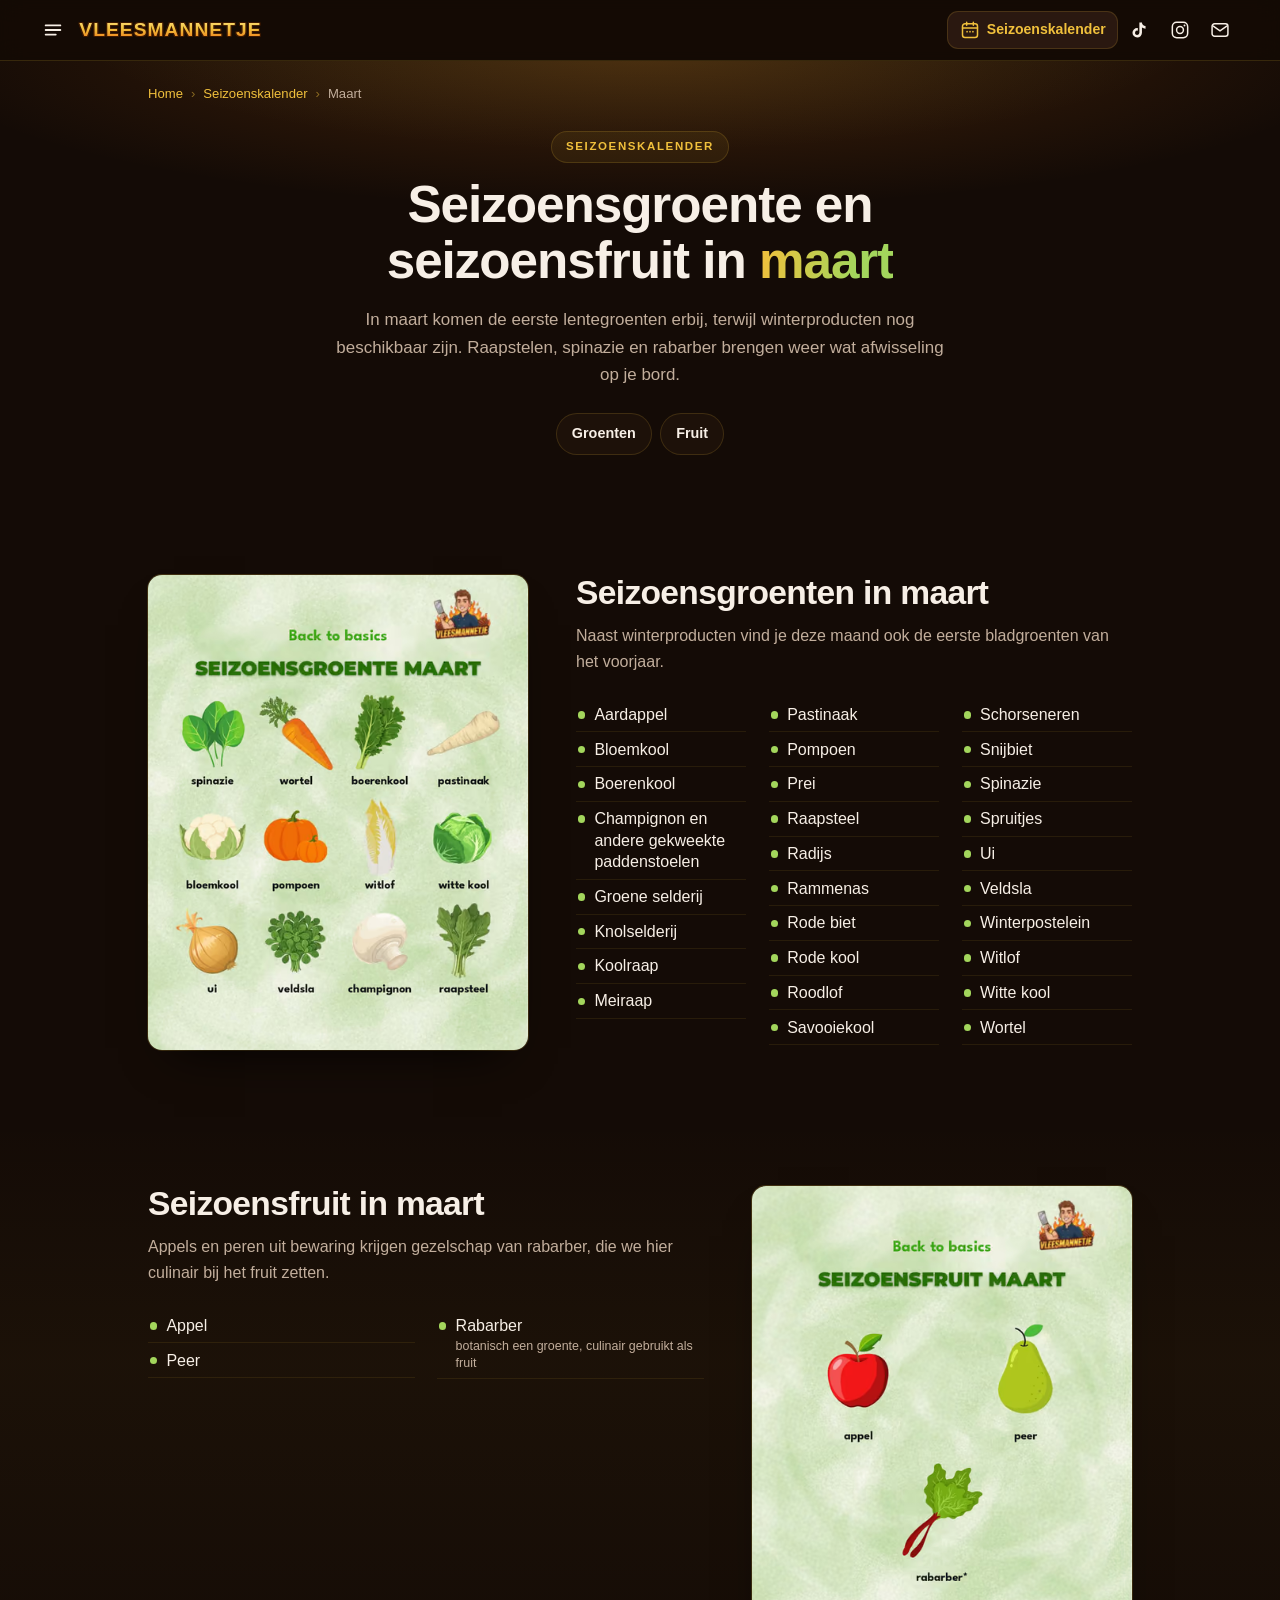
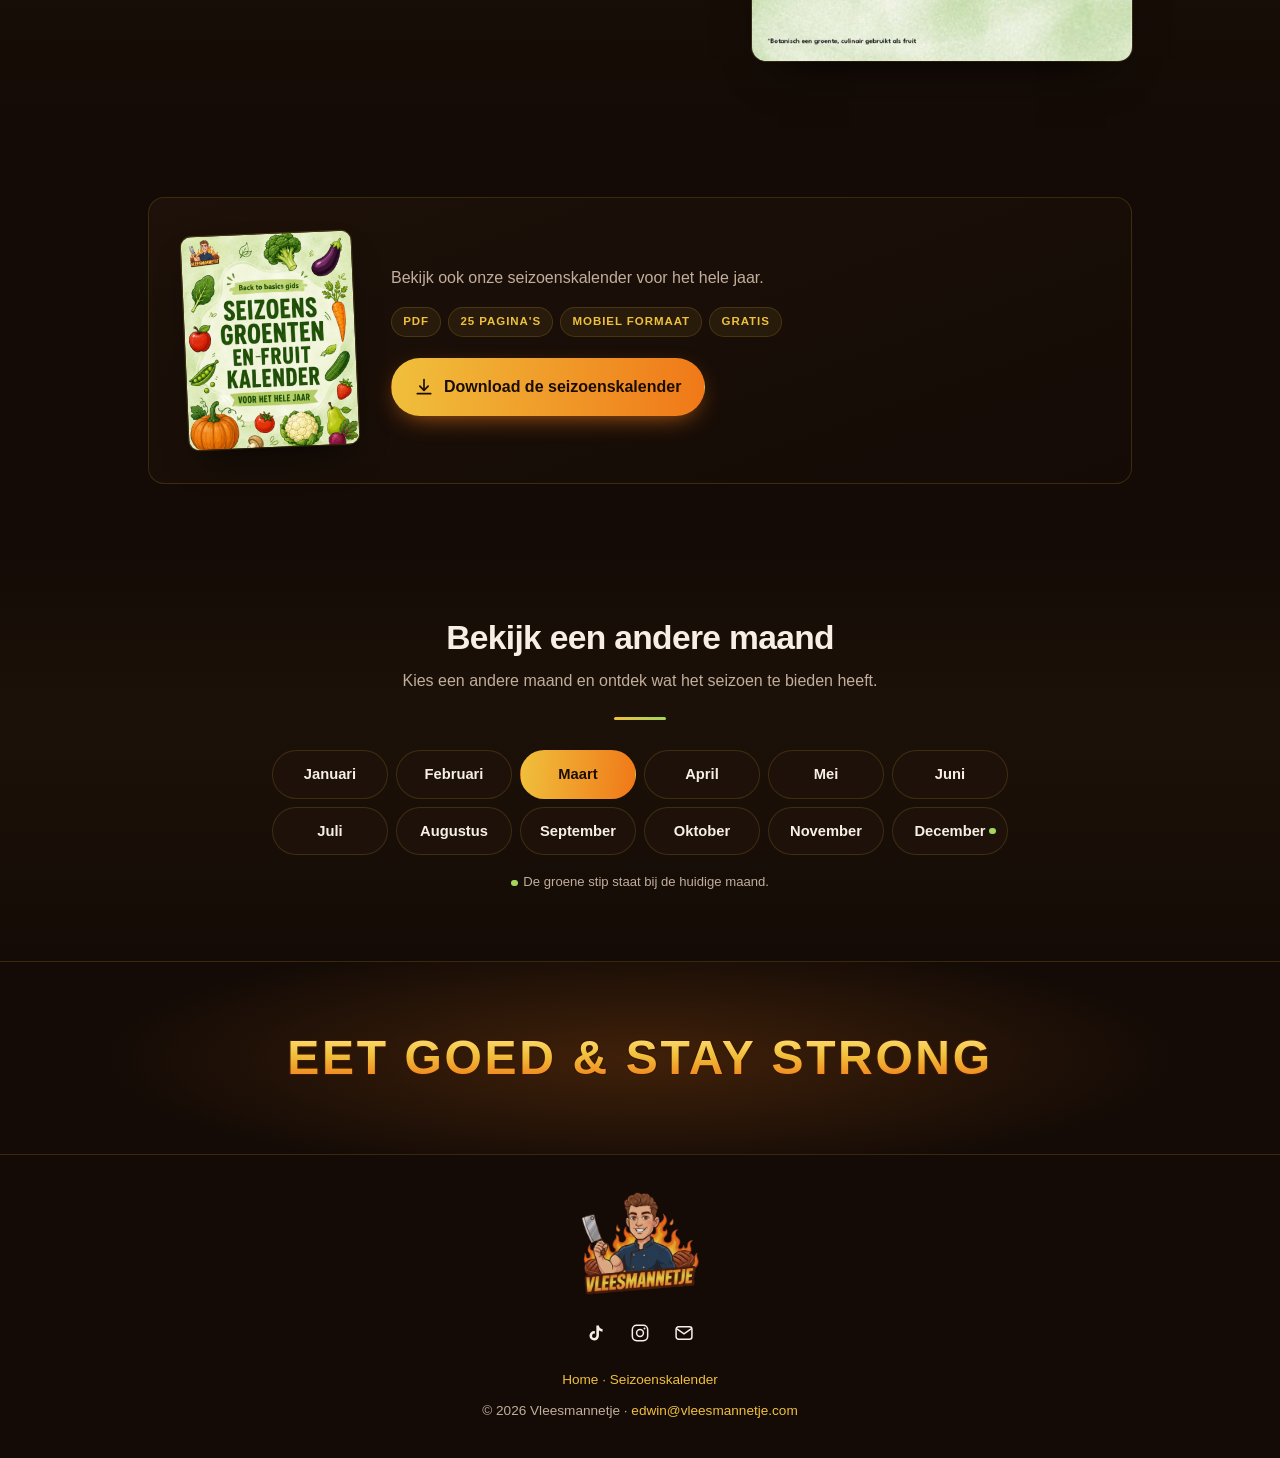
<file: seizoenskalender/maart/index.html>
<!doctype html>
<html lang="nl">
<head>
<meta charset="utf-8">
<meta name="viewport" content="width=device-width, initial-scale=1">
<title>Seizoensgroente en seizoensfruit in maart | Vleesmannetje</title>
<meta name="description" content="In maart komen de eerste lentegroenten erbij, terwijl winterproducten nog beschikbaar zijn. Bekijk het volledige overzicht van groente en fruit in maart.">
<link rel="canonical" href="https://vleesmannetje.com/seizoenskalender/maart/">
<meta name="theme-color" content="#140B06">
<meta name="color-scheme" content="dark">

<link rel="icon" href="/favicon.ico" sizes="any">
<link rel="icon" href="/assets/img/favicon-32.png" type="image/png" sizes="32x32">
<link rel="apple-touch-icon" href="/assets/img/apple-touch-icon.png">

<meta property="og:type" content="website">
<meta property="og:site_name" content="Vleesmannetje">
<meta property="og:locale" content="nl_NL">
<meta property="og:url" content="https://vleesmannetje.com/seizoenskalender/maart/">
<meta property="og:title" content="Seizoensgroente en seizoensfruit in maart">
<meta property="og:description" content="In maart komen de eerste lentegroenten erbij, terwijl winterproducten nog beschikbaar zijn. Bekijk het volledige overzicht van groente en fruit in maart.">
<meta property="og:image" content="https://vleesmannetje.com/assets/img/kalender/og-maart.jpg">
<meta property="og:image:width" content="1200">
<meta property="og:image:height" content="630">
<meta property="og:image:alt" content="Seizoenskalender maart van Vleesmannetje">
<meta name="twitter:card" content="summary_large_image">
<meta name="twitter:title" content="Seizoensgroente en seizoensfruit in maart">
<meta name="twitter:description" content="In maart komen de eerste lentegroenten erbij, terwijl winterproducten nog beschikbaar zijn. Bekijk het volledige overzicht van groente en fruit in maart.">
<meta name="twitter:image" content="https://vleesmannetje.com/assets/img/kalender/og-maart.jpg">

<style>
:root{
  --ink:#140b06; --ink-2:#1d1109; --ink-3:#2a1810;
  --line:rgba(240,192,60,.16);
  --flame:#f07818; --gold:#f0c03c; --gold-hi:#ffe07a;
  --cream:#f7efe6; --muted:#c2ae9c; --outline:#3c1800;
  --leaf:#a3d65c;
  --wrap:64rem; --wrap-breed:100rem; --r:16px;
}
*,*::before,*::after{box-sizing:border-box}
html{-webkit-text-size-adjust:100%;scroll-behavior:smooth}
@media (prefers-reduced-motion:reduce){html{scroll-behavior:auto}
  *,*::before,*::after{animation-duration:.01ms!important;animation-iteration-count:1!important;transition-duration:.01ms!important}}
body{
  margin:0;background:var(--ink);color:var(--cream);
  font:400 1rem/1.65 -apple-system,BlinkMacSystemFont,"Segoe UI",Roboto,Helvetica,Arial,sans-serif;
  -webkit-font-smoothing:antialiased;overflow-x:hidden;
}
img{max-width:100%;height:auto;display:block}
a{color:inherit;text-decoration:none}
h1,h2,h3{margin:0;line-height:1.1;letter-spacing:-.02em;font-weight:800}
p{margin:0}
:focus-visible{outline:2px solid var(--gold);outline-offset:3px;border-radius:4px}
.wrap{width:100%;max-width:var(--wrap);margin:0 auto;padding:0 1.25rem}
.wrap--breed{max-width:var(--wrap-breed)}
.skip{position:absolute;left:-999px;top:0;z-index:99;background:var(--gold);color:var(--ink);padding:.6rem 1rem;font-weight:700}
.skip:focus{left:.5rem;top:.5rem}
.sr{position:absolute;width:1px;height:1px;overflow:hidden;clip:rect(0 0 0 0);white-space:nowrap}

.wordmark{
  font-weight:900;text-transform:uppercase;letter-spacing:.055em;line-height:1;
  background:linear-gradient(180deg,var(--gold-hi) 0%,var(--gold) 44%,var(--flame) 100%);
  -webkit-background-clip:text;background-clip:text;color:transparent;
  filter:
    drop-shadow(0 1px 0 var(--outline)) drop-shadow(0 -1px 0 var(--outline))
    drop-shadow(1px 0 0 var(--outline)) drop-shadow(-1px 0 0 var(--outline));
}

/* ---------- header ---------- */
.hdr{
  position:sticky;top:0;z-index:20;
  background:rgba(20,11,6,.82);backdrop-filter:saturate(140%) blur(12px);
  -webkit-backdrop-filter:saturate(140%) blur(12px);
  border-bottom:1px solid var(--line);
}
.hdr .wrap{display:flex;align-items:center;justify-content:space-between;gap:.75rem;min-height:60px}
.hdr__logo{font-size:1.05rem;white-space:nowrap;min-width:0}
.hdr__nav{display:flex;align-items:center;gap:.15rem;flex:none}
.ico,.navlink{
  display:grid;place-items:center;width:38px;height:38px;border-radius:11px;
  color:var(--cream);border:1px solid transparent;transition:color .18s,background .18s,border-color .18s,transform .18s;
}
.ico:hover,.ico:focus-visible,.navlink:hover,.navlink:focus-visible,.navlink[aria-current]{color:var(--gold);background:var(--ink-3);border-color:var(--line)}
.ico:hover,.ico:focus-visible{transform:translateY(-1px)}
.ico svg,.navlink svg{width:20px;height:20px}
.navlink span{position:absolute;width:1px;height:1px;overflow:hidden;clip:rect(0 0 0 0);white-space:nowrap}

/* ---------- uitschuifmenu ---------- */
.hdr__start{display:flex;align-items:center;gap:.4rem;min-width:0}
.menuknop,.lade__sluit{
  display:grid;place-items:center;flex:none;width:40px;height:40px;border-radius:11px;
  color:var(--cream);border:1px solid transparent;transition:color .18s,background .18s,border-color .18s;
}
.menuknop{margin-left:-.5rem}
.menuknop:hover,.menuknop:focus-visible,.lade__sluit:hover,.lade__sluit:focus-visible{color:var(--gold);background:var(--ink-3);border-color:var(--line)}
.menuknop svg,.lade__sluit svg{width:22px;height:22px}
.lade{position:fixed;inset:0;z-index:40;visibility:hidden;transition:visibility 0s .3s}
.lade:target,.lade.is-open{visibility:visible;transition:none}
.lade__achter{position:absolute;inset:0;background:rgba(8,4,2,.62);opacity:0;transition:opacity .3s}
.lade:target .lade__achter,.lade.is-open .lade__achter{opacity:1}
.lade__paneel{
  position:relative;display:flex;flex-direction:column;width:min(21rem,86vw);height:100%;overflow-y:auto;
  padding:.6rem 1rem 1.5rem;background:var(--ink-2);border-right:1px solid var(--line);
  box-shadow:24px 0 60px -30px rgba(0,0,0,.95);transform:translateX(-102%);transition:transform .3s cubic-bezier(.2,.8,.2,1);
}
.lade:target .lade__paneel,.lade.is-open .lade__paneel{transform:none}
.lade__kop{display:flex;align-items:center;justify-content:space-between;gap:.75rem;min-height:48px;margin-bottom:.9rem;padding-left:.75rem}
.lade__merk{font-size:1rem}
.lade__groep{margin:1.3rem 0 .35rem;padding:0 .75rem;color:var(--gold);font-size:.72rem;font-weight:700;letter-spacing:.16em;text-transform:uppercase}
.lade__lijst{list-style:none;margin:0;padding:0;display:grid;gap:.15rem}
.lade__lijst a{
  display:flex;align-items:center;gap:.8rem;padding:.72rem .75rem;border-radius:12px;font-weight:700;font-size:1.02rem;line-height:1.25;
  border:1px solid transparent;transition:background .18s,border-color .18s,color .18s;
}
.lade__lijst a:hover,.lade__lijst a:focus-visible{background:var(--ink-3);border-color:var(--line);color:var(--gold)}
.lade__lijst a[aria-current]{background:rgba(240,192,60,.07);border-color:var(--line)}
.lade__lijst svg{width:20px;height:20px;flex:none;color:var(--gold)}
.lade__lijst small{display:block;margin-top:.15rem;color:var(--muted);font-size:.8rem;font-weight:500}
.lade__sociaal{display:flex;gap:.35rem;margin-top:auto;padding:1.25rem .4rem 0;border-top:1px solid var(--line)}
html.lade-open{overflow:hidden}
/* smalle schermen: kalender en mail staan in het menu, zo past het woordmerk naast de menuknop */
@media (max-width:29.99rem){.hdr__nav .navlink,.hdr__mail{display:none}}
@media (max-width:22.5rem){.hdr__logo{font-size:.94rem}}

/* ---------- algemeen ---------- */
.eyebrow{
  display:inline-block;margin:0 0 .9rem;padding:.34rem .85rem;border-radius:999px;
  border:1px solid var(--line);background:rgba(240,192,60,.07);
  color:var(--gold);font-size:.72rem;font-weight:700;letter-spacing:.14em;text-transform:uppercase;
}
h1{font-size:clamp(1.85rem,6.8vw,3.2rem)}
h1 .leaf{
  background:linear-gradient(100deg,var(--gold) 4%,var(--leaf) 72%);
  -webkit-background-clip:text;background-clip:text;color:transparent;
}
.lede{margin:1rem auto 0;max-width:38rem;color:var(--muted);font-size:1.06rem}
.btn{
  display:inline-flex;align-items:center;justify-content:center;gap:.6rem;
  padding:.95rem 1.4rem;border-radius:999px;font-weight:700;font-size:1rem;
  border:1px solid transparent;transition:transform .18s,box-shadow .18s,background .18s,border-color .18s;
}
.btn svg{width:20px;height:20px;flex:none}
.btn:hover,.btn:focus-visible{transform:translateY(-2px)}
.btn--tt{
  background:linear-gradient(96deg,var(--gold),var(--flame));color:#1a0d04;
  box-shadow:0 8px 26px -10px rgba(240,120,24,.85);
}
.btn--tt:hover,.btn--tt:focus-visible{box-shadow:0 12px 32px -10px rgba(240,120,24,1)}
.btn--ig{background:var(--ink-3);color:var(--cream);border-color:var(--line)}
.btn--ig:hover,.btn--ig:focus-visible{border-color:var(--gold);color:var(--gold)}

section[id]{scroll-margin-top:72px}
.sect{padding:3rem 0}
.sect--alt{background:linear-gradient(180deg,transparent,rgba(240,192,60,.035) 40%,transparent)}
.sect__head{text-align:center;max-width:38rem;margin:0 auto 1.9rem}
h2{font-size:clamp(1.45rem,4.4vw,2.1rem)}
.sect__head p{margin-top:.7rem;color:var(--muted)}
.rule{width:52px;height:3px;margin:1.4rem auto 0;border-radius:3px;background:linear-gradient(90deg,var(--gold),var(--leaf))}

/* ---------- kop van de pagina ---------- */
.khero{position:relative;padding:1.1rem 0 2.5rem;overflow:hidden}
.khero::before{
  content:"";position:absolute;inset:-30% -30% auto;height:120%;pointer-events:none;
  background:
    radial-gradient(52% 42% at 50% 24%,rgba(240,120,24,.2),transparent 68%),
    radial-gradient(40% 34% at 50% 18%,rgba(163,214,92,.12),transparent 70%);
}
.khero .wrap{position:relative}
.crumbs{display:flex;flex-wrap:wrap;align-items:center;gap:.35rem .5rem;margin:0 0 1.6rem;padding:0;list-style:none;font-size:.82rem;color:var(--muted)}
.crumbs li{display:flex;align-items:center;gap:.5rem}
.crumbs li+li::before{content:"\203A";color:rgba(240,192,60,.5)}
.crumbs a{color:var(--gold)}
.crumbs a:hover,.crumbs a:focus-visible{text-decoration:underline;text-underline-offset:3px}
.khero__kop{text-align:center;max-width:46rem;margin:0 auto}
.khero__nu{margin-top:1.6rem}
.sprong{display:flex;flex-wrap:wrap;justify-content:center;gap:.5rem;margin:1.5rem 0 0;padding:0;list-style:none}
.sprong a{display:inline-flex;align-items:center;gap:.45rem;padding:.5rem .95rem;border-radius:999px;
  border:1px solid var(--line);background:var(--ink-2);font-size:.9rem;font-weight:600;transition:border-color .18s,color .18s}
.sprong a:hover,.sprong a:focus-visible{border-color:var(--gold);color:var(--gold)}

/* kop met foto: alle tekst wit, een zacht verloop maakt de tekst leesbaar */
.khero.khero--foto{display:grid;min-height:clamp(34rem,86svh,40rem);padding:0;isolation:isolate;color:#fff}
.khero--foto::before{display:none}
.khero__foto{position:absolute;inset:0;z-index:-2}
.khero__foto img{width:100%;height:100%;object-fit:cover;object-position:var(--focus,50% 50%)}
.khero--foto::after{
  content:"";position:absolute;inset:0;z-index:-1;pointer-events:none;
  background:
    linear-gradient(180deg,rgba(14,8,4,.5) 0%,rgba(14,8,4,0) 22%),
    linear-gradient(0deg,rgba(14,8,4,.92) 0%,rgba(14,8,4,.72) 34%,rgba(14,8,4,.18) 66%,rgba(14,8,4,0) 80%);
}
.khero__laag{display:flex;flex-direction:column;justify-content:space-between;gap:2.5rem;padding-top:1.1rem;padding-bottom:2.25rem}
.khero--foto .crumbs{margin:0;color:#fff;text-shadow:0 1px 8px rgba(0,0,0,.45)}
.khero--foto .crumbs a{color:#fff}
.khero--foto .crumbs li+li::before{color:#fff}
.khero--foto .khero__kop{text-align:left;margin:0;max-width:42rem}
.khero--foto .eyebrow{color:#fff;border-color:rgba(255,255,255,.5);background:rgba(14,8,4,.28)}
.khero--foto h1{max-width:11.5em;color:#fff;text-shadow:0 2px 22px rgba(0,0,0,.4);font-size:clamp(1.85rem,5.4vw,2.6rem)}
.khero__tekst{margin-top:.95rem;max-width:30rem;color:#fff;font-size:1.06rem;text-shadow:0 1px 12px rgba(0,0,0,.5)}
.khero--foto .khero__nu{margin-top:1.5rem}
.btn--glas{
  color:#fff;border-color:rgba(255,255,255,.6);background:rgba(14,8,4,.42);
  -webkit-backdrop-filter:blur(8px);backdrop-filter:blur(8px);
}
.btn--glas:hover,.btn--glas:focus-visible{border-color:#fff;background:rgba(14,8,4,.62)}

/* ---------- intro ---------- */
.tekst{max-width:40rem;margin:0 auto;color:var(--muted);font-size:1.03rem}
.tekst p+p{margin-top:1rem}
.tekst p:first-child{color:var(--cream);font-size:1.1rem}

/* ---------- maandkaarten ---------- */
.maanden{list-style:none;margin:0;padding:0;display:grid;grid-template-columns:repeat(2,minmax(0,1fr));gap:.75rem}
.mkaart{
  position:relative;display:flex;flex-direction:column;height:100%;overflow:hidden;
  border:1px solid var(--line);border-radius:var(--r);background:linear-gradient(160deg,var(--ink-2),var(--ink));
  transition:border-color .2s,transform .2s,box-shadow .2s;
}
.mkaart:hover,.mkaart:focus-visible{border-color:rgba(240,192,60,.55);transform:translateY(-3px);box-shadow:0 18px 36px -24px rgba(0,0,0,.95)}
.mkaart img{width:100%;aspect-ratio:10/7;object-fit:cover}
.mkaart__body{display:flex;flex-direction:column;gap:.25rem;padding:.75rem .85rem .95rem}
.mkaart h3{font-size:1.08rem}
.mkaart__link{display:inline-flex;align-items:center;gap:.3rem;color:var(--gold);font-size:.84rem;font-weight:700}
.mkaart__link svg{width:16px;height:16px;transition:transform .2s}
.mkaart:hover .mkaart__link svg,.mkaart:focus-visible .mkaart__link svg{transform:translateX(3px)}
.mkaart__nu{
  display:none;position:absolute;top:.55rem;left:.55rem;padding:.26rem .6rem;border-radius:999px;
  background:var(--gold);color:#1a0d04;font-size:.66rem;font-weight:800;letter-spacing:.07em;text-transform:uppercase;
  box-shadow:0 6px 16px -6px rgba(0,0,0,.6);
}
.mkaart.is-nu{border-color:var(--gold);box-shadow:0 0 0 1px var(--gold)}
.mkaart.is-nu .mkaart__nu{display:block}

/* ---------- download ---------- */
.gids{
  display:grid;gap:1.5rem;align-items:center;
  border:1px solid var(--line);border-radius:var(--r);padding:1.5rem;
  background:linear-gradient(160deg,var(--ink-2),var(--ink));
}
.gids__cover{
  justify-self:center;width:min(56vw,200px);border-radius:10px;
  box-shadow:0 18px 40px -18px rgba(0,0,0,.9),0 0 0 1px rgba(240,192,60,.22);
  transform:rotate(-2.5deg);transition:transform .25s;
}
.gids:hover .gids__cover{transform:rotate(0) translateY(-3px)}
.gids h2,.gids h3{font-size:clamp(1.25rem,4vw,1.6rem);margin-bottom:.55rem}
.gids p{color:var(--muted)}
.gids__meta{display:flex;flex-wrap:wrap;gap:.45rem;margin:1rem 0 0;list-style:none;padding:0}
.gids__meta li{
  padding:.28rem .7rem;border-radius:999px;border:1px solid var(--line);
  background:rgba(240,192,60,.07);color:var(--gold);font-size:.72rem;font-weight:700;
  letter-spacing:.08em;text-transform:uppercase;
}
.gids .btn{margin-top:1.3rem}
.gids--klein .gids__cover{width:min(40vw,150px)}
.gids--breed .gids__actie .btn{margin-top:0}

/* ---------- maandpagina: beeld en lijst ---------- */
.duo{display:grid;gap:1.3rem;grid-template-areas:"kop" "img" "lijst"}
.duo__kop{grid-area:kop}
.duo__kop p{margin-top:.65rem;color:var(--muted)}
.duo__img{grid-area:img;margin:0;justify-self:center;width:100%;max-width:420px}
.duo__img img{width:100%;border-radius:14px;box-shadow:0 24px 46px -26px rgba(0,0,0,.95),0 0 0 1px rgba(240,192,60,.2)}
.duo__lijst{grid-area:lijst}
.lijst{list-style:none;margin:0;padding:0;columns:2;column-gap:1.4rem}
.lijst li{
  break-inside:avoid;position:relative;padding:.38rem 0 .38rem 1.15rem;
  border-bottom:1px solid rgba(240,192,60,.09);line-height:1.35;
}
.lijst li::before{content:"";position:absolute;left:.12rem;top:.84rem;width:.46rem;height:.46rem;border-radius:50%;background:var(--leaf)}
.lijst small{display:block;margin-top:.12rem;color:var(--muted);font-size:.78rem;line-height:1.35}
.noot{margin-top:1.1rem;padding:.8rem 1rem;border-radius:12px;border:1px solid var(--line);background:rgba(240,192,60,.06);color:var(--muted);font-size:.9rem}

/* ---------- maandnavigatie ---------- */
.mnav ul{list-style:none;margin:0 auto;padding:0;display:grid;grid-template-columns:repeat(3,minmax(0,1fr));gap:.5rem;max-width:46rem}
.mnav a{
  position:relative;display:block;text-align:center;padding:.7rem .4rem;border-radius:999px;
  border:1px solid var(--line);background:var(--ink-2);font-weight:700;font-size:.92rem;
  transition:border-color .18s,color .18s,transform .18s;
}
.mnav a:hover,.mnav a:focus-visible{border-color:var(--gold);color:var(--gold);transform:translateY(-1px)}
.mnav a[aria-current="page"]{background:linear-gradient(96deg,var(--gold),var(--flame));color:#1a0d04;border-color:transparent}
.mnav a.is-nu::after{content:"";position:absolute;top:50%;right:.7rem;width:.42rem;height:.42rem;margin-top:-.21rem;border-radius:50%;background:var(--leaf)}
.mnav__legenda{margin-top:1rem;text-align:center;color:var(--muted);font-size:.82rem}
.mnav__legenda i{display:inline-block;width:.42rem;height:.42rem;margin-right:.35rem;border-radius:50%;background:var(--leaf);vertical-align:middle}

/* ---------- afsluiter en footer ---------- */
.signoff{
  position:relative;text-align:center;padding:3.5rem 0;overflow:hidden;
  border-top:1px solid var(--line);border-bottom:1px solid var(--line);
}
.signoff::before{
  content:"";position:absolute;inset:0;pointer-events:none;
  background:radial-gradient(60% 90% at 50% 50%,rgba(240,120,24,.2),transparent 70%);
}
.signoff p{position:relative;font-size:clamp(1.45rem,6.4vw,3rem)}
.signoff .wrap{position:relative}
.ftr{padding:2.25rem 0;text-align:center;color:var(--muted);font-size:.85rem}
.ftr__logo{width:120px;margin:0 auto 1.1rem;opacity:.9}
.ftr__nav{display:flex;justify-content:center;gap:.35rem;margin-bottom:1.1rem}
.ftr a.txt{color:var(--gold)}
.ftr__links{margin-bottom:.5rem}

@media (min-width:30rem){
  .mnav ul{grid-template-columns:repeat(4,minmax(0,1fr))}
}
@media (min-width:40rem){
  .navlink{display:flex;gap:.45rem;width:auto;padding:0 .7rem;font-size:.88rem;font-weight:700}
  .navlink span{position:static;width:auto;height:auto;overflow:visible;clip:auto}
  .maanden{grid-template-columns:repeat(3,minmax(0,1fr));gap:1rem}
}
@media (min-width:48rem){
  .hdr__logo{font-size:1.2rem}
  .wrap--breed{padding:0 clamp(1.5rem,3.2vw,3rem)}
  .khero{padding:1.4rem 0 3.25rem}
  .khero.khero--foto{min-height:clamp(30rem,72vh,42rem)}
  .khero__laag{padding-top:1.4rem;padding-bottom:3.5rem}
  .khero__tekst{font-size:1.14rem}
  .sect{padding:4.25rem 0}
  .gids{grid-template-columns:230px 1fr;gap:2.25rem;padding:2.25rem}
  .gids__cover{width:230px}
  .gids--klein{grid-template-columns:170px 1fr}
  .gids--klein .gids__cover{width:170px}
  .gids--breed{grid-template-areas:"cover tekst" "cover actie";row-gap:1.3rem;align-content:center}
  .gids--breed>picture{grid-area:cover}
  .gids--breed .gids__tekst{grid-area:tekst}
  .gids--breed .gids__actie{grid-area:actie}
  .mnav ul{grid-template-columns:repeat(6,minmax(0,1fr))}
  .signoff{padding:4.5rem 0}
}
/* staande tablets: de staande foto, met een hogere kop zodat hand en tekst onder elkaar passen */
@media (min-width:48rem) and (max-aspect-ratio:6/5){
  .khero.khero--foto{min-height:clamp(34rem,80vh,60rem)}
}
@media (min-width:52rem){
  .duo{grid-template-columns:380px minmax(0,1fr);grid-template-rows:auto 1fr;column-gap:3rem;row-gap:1.4rem;
    grid-template-areas:"img kop" "img lijst";align-items:start}
  .duo--om{grid-template-columns:minmax(0,1fr) 380px;grid-template-areas:"kop img" "lijst img"}
}
@media (min-width:60rem){
  .maanden{grid-template-columns:repeat(4,minmax(0,1fr))}
  .lijst--lang{columns:3}
}
@media (min-width:64rem){
  .gids--breed{grid-template-columns:250px minmax(0,1fr) auto;grid-template-areas:"cover tekst actie";column-gap:3rem;padding:2.5rem 3rem}
  .gids--breed .gids__cover{width:250px}
  .gids--breed h2{font-size:clamp(1.6rem,2.3vw,2.05rem)}
  .gids--breed p{max-width:42rem;font-size:1.05rem}
  .gids--breed .gids__actie{align-self:center}
}
@media (min-width:80rem){
  /* vanaf hier staat de tekst links naast het onderwerp: verloop van links */
  .khero--foto h1{font-size:3.2rem}
  .khero__tekst{max-width:36rem}
  .khero--foto::after{
    background:
      linear-gradient(180deg,rgba(14,8,4,.45) 0%,rgba(14,8,4,0) 20%),
      linear-gradient(90deg,rgba(14,8,4,.76) 0%,rgba(14,8,4,.52) 34%,rgba(14,8,4,.08) 62%,rgba(14,8,4,0) 78%),
      linear-gradient(0deg,rgba(20,11,6,.8) 0%,rgba(20,11,6,0) 18%);
  }
  .maanden{gap:1.5rem}
  .mkaart__body{padding:.95rem 1.15rem 1.15rem}
  .mkaart h3{font-size:1.24rem}
  .mkaart__link{font-size:.9rem}
}
</style>
</head>
<body>
<a class="skip" href="#main">Naar de inhoud</a>

<header class="hdr">
  <div class="wrap wrap--breed">
    <div class="hdr__start">
      <a class="menuknop" href="#menu" aria-controls="menu" aria-label="Menu openen">
        <svg viewBox="0 0 24 24" fill="none" stroke="currentColor" stroke-width="2" stroke-linecap="round" aria-hidden="true"><path d="M4 7h16M4 12h16M4 17h11"/></svg>
      </a>
      <a class="hdr__logo wordmark" href="/">Vleesmannetje</a>
    </div>
    <nav class="hdr__nav" aria-label="Snelmenu">
      <a class="navlink" href="/seizoenskalender/" aria-current="true">
        <svg viewBox="0 0 24 24" fill="none" stroke="currentColor" stroke-width="1.8" stroke-linecap="round" aria-hidden="true"><rect x="3" y="4.5" width="18" height="16.5" rx="3"/><path d="M3 9.5h18M8 2.8v3.4M16 2.8v3.4"/><circle cx="8.5" cy="14" r="1" fill="currentColor" stroke="none"/><circle cx="12" cy="14" r="1" fill="currentColor" stroke="none"/><circle cx="15.5" cy="14" r="1" fill="currentColor" stroke="none"/></svg><span>Seizoenskalender</span>
      </a>
      <a class="ico" href="https://www.tiktok.com/@vleesmannetje" target="_blank" rel="me noopener" aria-label="Vleesmannetje op TikTok">
        <svg viewBox="0 0 24 24" fill="currentColor" aria-hidden="true"><path d="M16.6 5.82A4.28 4.28 0 0 1 15.54 3h-3.09v12.4a2.59 2.59 0 0 1-2.59 2.5 2.59 2.59 0 1 1 .72-5.08v-3.13a5.7 5.7 0 0 0-.72-.05A5.69 5.69 0 1 0 15.54 15.4V9.01a7.35 7.35 0 0 0 4.3 1.38V7.3a4.29 4.29 0 0 1-3.24-1.48Z"/></svg>
      </a>
      <a class="ico" href="https://www.instagram.com/vleesmannetje/" target="_blank" rel="me noopener" aria-label="Vleesmannetje op Instagram">
        <svg viewBox="0 0 24 24" fill="none" stroke="currentColor" stroke-width="1.8" aria-hidden="true"><rect x="2.8" y="2.8" width="18.4" height="18.4" rx="5.2"/><circle cx="12" cy="12" r="4.1"/><circle cx="17.4" cy="6.6" r="1.15" fill="currentColor" stroke="none"/></svg>
      </a>
      <a class="ico hdr__mail" href="mailto:edwin@vleesmannetje.com" aria-label="Mail Vleesmannetje">
        <svg viewBox="0 0 24 24" fill="none" stroke="currentColor" stroke-width="1.8" aria-hidden="true"><rect x="2.5" y="4.5" width="19" height="15" rx="3"/><path d="m3.5 7 8.5 6 8.5-6"/></svg>
      </a>
    </nav>
  </div>
</header>

<div class="lade" id="menu">
  <a class="lade__achter" href="#" tabindex="-1" aria-hidden="true" data-sluit></a>
  <div class="lade__paneel" role="dialog" aria-modal="true" aria-label="Menu">
    <div class="lade__kop">
      <span class="lade__merk wordmark">Vleesmannetje</span>
      <a class="lade__sluit" href="#" aria-label="Menu sluiten" data-sluit><svg viewBox="0 0 24 24" fill="none" stroke="currentColor" stroke-width="2" stroke-linecap="round" aria-hidden="true"><path d="M6 6l12 12M18 6 6 18"/></svg></a>
    </div>
    <nav aria-label="Hoofdmenu">
      <ul class="lade__lijst" role="list">
        <li><a href="/"><svg viewBox="0 0 24 24" fill="none" stroke="currentColor" stroke-width="1.8" stroke-linecap="round" stroke-linejoin="round" aria-hidden="true"><path d="M4 10.5 12 4l8 6.5V19a1 1 0 0 1-1 1h-4.5v-5.5h-5V20H5a1 1 0 0 1-1-1z"/></svg>Home</a></li>
        <li><a href="/#verhaal"><svg viewBox="0 0 24 24" fill="none" stroke="currentColor" stroke-width="1.8" stroke-linecap="round" aria-hidden="true"><circle cx="12" cy="8.2" r="3.7"/><path d="M4.8 20c.9-3.6 3.7-5.6 7.2-5.6s6.3 2 7.2 5.6"/></svg>Over mij</a></li>
      </ul>
      <p class="lade__groep">Inspiratie</p>
      <ul class="lade__lijst" role="list">
        <li><a href="/seizoenskalender/" aria-current="true"><svg viewBox="0 0 24 24" fill="none" stroke="currentColor" stroke-width="1.8" stroke-linecap="round" stroke-linejoin="round" aria-hidden="true"><path d="M5 19c0-8.5 5.5-14 15-14 0 9.5-5.5 15-14 15"/><path d="M5 19 13 11"/></svg><span>Seizoensgroenten<small>Groente en fruit per maand</small></span></a></li>
      </ul>
      <p class="lade__groep">Contact</p>
      <ul class="lade__lijst" role="list">
        <li><a href="/#contact"><svg viewBox="0 0 24 24" fill="none" stroke="currentColor" stroke-width="1.8" aria-hidden="true"><rect x="2.5" y="4.5" width="19" height="15" rx="3"/><path d="m3.5 7 8.5 6 8.5-6"/></svg>Samenwerken</a></li>
      </ul>
    </nav>
    <div class="lade__sociaal">
      <a class="ico" href="https://www.tiktok.com/@vleesmannetje" target="_blank" rel="me noopener" aria-label="Vleesmannetje op TikTok"><svg viewBox="0 0 24 24" fill="currentColor" aria-hidden="true"><path d="M16.6 5.82A4.28 4.28 0 0 1 15.54 3h-3.09v12.4a2.59 2.59 0 0 1-2.59 2.5 2.59 2.59 0 1 1 .72-5.08v-3.13a5.7 5.7 0 0 0-.72-.05A5.69 5.69 0 1 0 15.54 15.4V9.01a7.35 7.35 0 0 0 4.3 1.38V7.3a4.29 4.29 0 0 1-3.24-1.48Z"/></svg></a>
      <a class="ico" href="https://www.instagram.com/vleesmannetje/" target="_blank" rel="me noopener" aria-label="Vleesmannetje op Instagram"><svg viewBox="0 0 24 24" fill="none" stroke="currentColor" stroke-width="1.8" aria-hidden="true"><rect x="2.8" y="2.8" width="18.4" height="18.4" rx="5.2"/><circle cx="12" cy="12" r="4.1"/><circle cx="17.4" cy="6.6" r="1.15" fill="currentColor" stroke="none"/></svg></a>
      <a class="ico" href="mailto:edwin@vleesmannetje.com" aria-label="Mail Vleesmannetje"><svg viewBox="0 0 24 24" fill="none" stroke="currentColor" stroke-width="1.8" aria-hidden="true"><rect x="2.5" y="4.5" width="19" height="15" rx="3"/><path d="m3.5 7 8.5 6 8.5-6"/></svg></a>
    </div>
  </div>
</div>

<main id="main">

  <section class="khero">
    <div class="wrap">
      <ol class="crumbs" aria-label="Kruimelpad"><li><a href="/">Home</a></li><li><a href="/seizoenskalender/">Seizoenskalender</a></li><li aria-current="page">Maart</li></ol>
      <div class="khero__kop">
        <span class="eyebrow">Seizoenskalender</span>
        <h1>Seizoensgroente en seizoensfruit in <span class="leaf">maart</span></h1>
        <p class="lede">In maart komen de eerste lentegroenten erbij, terwijl winterproducten nog beschikbaar zijn. Raapstelen, spinazie en rabarber brengen weer wat afwisseling op je bord.</p>
        <ul class="sprong" role="list">
          <li><a href="#groente">Groenten</a></li>
          <li><a href="#fruit">Fruit</a></li>
        </ul>
      </div>
    </div>
  </section>

  <section class="sect" id="groente">
    <div class="wrap">
      <div class="duo">
        <div class="duo__kop">
          <h2>Seizoensgroenten in maart</h2>
          <p>Naast winterproducten vind je deze maand ook de eerste bladgroenten van het voorjaar.</p>
        </div>
        <figure class="duo__img">
        <picture>
          <source type="image/avif" sizes="(min-width:52rem) 380px, (min-width:30rem) 420px, calc(100vw - 2.5rem)" srcset="/assets/img/kalender/maart-groente-480.avif 480w, /assets/img/kalender/maart-groente-840.avif 840w">
          <source type="image/webp" sizes="(min-width:52rem) 380px, (min-width:30rem) 420px, calc(100vw - 2.5rem)" srcset="/assets/img/kalender/maart-groente-480.webp 480w, /assets/img/kalender/maart-groente-840.webp 840w">
          <img src="/assets/img/kalender/maart-groente-480.webp" width="840" height="1050"
               alt="Kalenderbeeld met seizoensgroente in maart: spinazie, wortel, boerenkool, pastinaak, bloemkool, pompoen, witlof, witte kool, ui, veldsla, champignon en raapsteel." decoding="async">
        </picture>
        </figure>
        <div class="duo__lijst">
          <ul class="lijst lijst--lang">
            <li>Aardappel</li><li>Bloemkool</li><li>Boerenkool</li><li>Champignon en andere gekweekte paddenstoelen</li><li>Groene selderij</li><li>Knolselderij</li><li>Koolraap</li><li>Meiraap</li><li>Pastinaak</li><li>Pompoen</li><li>Prei</li><li>Raapsteel</li><li>Radijs</li><li>Rammenas</li><li>Rode biet</li><li>Rode kool</li><li>Roodlof</li><li>Savooiekool</li><li>Schorseneren</li><li>Snijbiet</li><li>Spinazie</li><li>Spruitjes</li><li>Ui</li><li>Veldsla</li><li>Winterpostelein</li><li>Witlof</li><li>Witte kool</li><li>Wortel</li>
          </ul>
        </div>
      </div>
    </div>
  </section>

  <section class="sect sect--alt" id="fruit">
    <div class="wrap">
      <div class="duo duo--om">
        <div class="duo__kop">
          <h2>Seizoensfruit in maart</h2>
          <p>Appels en peren uit bewaring krijgen gezelschap van rabarber, die we hier culinair bij het fruit zetten.</p>
        </div>
        <figure class="duo__img">
        <picture>
          <source type="image/avif" sizes="(min-width:52rem) 380px, (min-width:30rem) 420px, calc(100vw - 2.5rem)" srcset="/assets/img/kalender/maart-fruit-480.avif 480w, /assets/img/kalender/maart-fruit-840.avif 840w">
          <source type="image/webp" sizes="(min-width:52rem) 380px, (min-width:30rem) 420px, calc(100vw - 2.5rem)" srcset="/assets/img/kalender/maart-fruit-480.webp 480w, /assets/img/kalender/maart-fruit-840.webp 840w">
          <img src="/assets/img/kalender/maart-fruit-480.webp" width="840" height="1050"
               alt="Kalenderbeeld met seizoensfruit in maart: appel, peer en rabarber." loading="lazy" decoding="async">
        </picture>
        </figure>
        <div class="duo__lijst">
          <ul class="lijst">
            <li>Appel</li><li>Peer</li><li>Rabarber <small>botanisch een groente, culinair gebruikt als fruit</small></li>
          </ul>
        </div>
      </div>
    </div>
  </section>

  <section class="sect" id="download">
    <div class="wrap">
      <div class="gids gids--klein">
        <picture>
          <source srcset="/assets/img/gids-cover.avif" type="image/avif">
          <img class="gids__cover" src="/assets/img/gids-cover.webp" width="520" height="650"
               alt="Cover van de seizoenskalender voor groente en fruit" loading="lazy" decoding="async">
        </picture>
        <div class="gids__tekst">

          <p>Bekijk ook onze seizoenskalender voor het hele jaar.</p>
          <ul class="gids__meta">
            <li>PDF</li><li>25 pagina's</li><li>Mobiel formaat</li><li>Gratis</li>
          </ul>
          <a class="btn btn--tt" href="/Seizoensgroente-Kalender-Vleesmannetje.pdf" download>
            <svg viewBox="0 0 24 24" fill="none" stroke="currentColor" stroke-width="2" stroke-linecap="round" stroke-linejoin="round" aria-hidden="true"><path d="M12 3v12"/><path d="m7 11 5 5 5-5"/><path d="M4 20h16"/></svg>
            Download de seizoenskalender
          </a>
        </div>
      </div>
    </div>
  </section>

  <section class="sect sect--alt" id="andere-maand">
    <div class="wrap">
      <div class="sect__head">
        <h2>Bekijk een andere maand</h2>
        <p>Kies een andere maand en ontdek wat het seizoen te bieden heeft.</p>
        <div class="rule"></div>
      </div>
      <nav class="mnav" aria-label="Maanden">
        <ul role="list">
          <li><a href="/seizoenskalender/januari/" data-maand="januari">Januari</a></li><li><a href="/seizoenskalender/februari/" data-maand="februari">Februari</a></li><li><a href="/seizoenskalender/maart/" data-maand="maart" aria-current="page">Maart</a></li><li><a href="/seizoenskalender/april/" data-maand="april">April</a></li><li><a href="/seizoenskalender/mei/" data-maand="mei">Mei</a></li><li><a href="/seizoenskalender/juni/" data-maand="juni">Juni</a></li><li><a href="/seizoenskalender/juli/" data-maand="juli">Juli</a></li><li><a href="/seizoenskalender/augustus/" data-maand="augustus">Augustus</a></li><li><a href="/seizoenskalender/september/" data-maand="september">September</a></li><li><a href="/seizoenskalender/oktober/" data-maand="oktober">Oktober</a></li><li><a href="/seizoenskalender/november/" data-maand="november">November</a></li><li><a href="/seizoenskalender/december/" data-maand="december">December</a></li>
        </ul>
        <p class="mnav__legenda" id="legenda" hidden><i aria-hidden="true"></i>De groene stip staat bij de huidige maand.</p>
      </nav>
    </div>
  </section>

  <section class="signoff">
    <div class="wrap"><p class="wordmark">Eet goed &amp; stay strong</p></div>
  </section>

</main>

<footer class="ftr">
  <div class="wrap">
    <picture>
      <source srcset="/assets/img/logo-300.avif" type="image/avif">
      <img class="ftr__logo" src="/assets/img/logo-300.webp" width="300" height="263" alt="" loading="lazy">
    </picture>
    <nav class="ftr__nav" aria-label="Sociale media">
      <a class="ico" href="https://www.tiktok.com/@vleesmannetje" target="_blank" rel="me noopener" aria-label="TikTok">
        <svg viewBox="0 0 24 24" fill="currentColor" aria-hidden="true"><path d="M16.6 5.82A4.28 4.28 0 0 1 15.54 3h-3.09v12.4a2.59 2.59 0 0 1-2.59 2.5 2.59 2.59 0 1 1 .72-5.08v-3.13a5.7 5.7 0 0 0-.72-.05A5.69 5.69 0 1 0 15.54 15.4V9.01a7.35 7.35 0 0 0 4.3 1.38V7.3a4.29 4.29 0 0 1-3.24-1.48Z"/></svg></a>
      <a class="ico" href="https://www.instagram.com/vleesmannetje/" target="_blank" rel="me noopener" aria-label="Instagram">
        <svg viewBox="0 0 24 24" fill="none" stroke="currentColor" stroke-width="1.8" aria-hidden="true"><rect x="2.8" y="2.8" width="18.4" height="18.4" rx="5.2"/><circle cx="12" cy="12" r="4.1"/><circle cx="17.4" cy="6.6" r="1.15" fill="currentColor" stroke="none"/></svg></a>
      <a class="ico" href="mailto:edwin@vleesmannetje.com" aria-label="Mail">
        <svg viewBox="0 0 24 24" fill="none" stroke="currentColor" stroke-width="1.8" aria-hidden="true"><rect x="2.5" y="4.5" width="19" height="15" rx="3"/><path d="m3.5 7 8.5 6 8.5-6"/></svg></a>
    </nav>
    <p class="ftr__links"><a class="txt" href="/">Home</a> &middot; <a class="txt" href="/seizoenskalender/">Seizoenskalender</a></p>
    <p>&copy; <span id="jaar">2026</span> Vleesmannetje &middot; <a class="txt" href="mailto:edwin@vleesmannetje.com">edwin@vleesmannetje.com</a></p>
  </div>
</footer>

<script>
(function(){
  var y=document.getElementById('jaar');if(y)y.textContent=new Date().getFullYear();
  var slugs=["januari", "februari", "maart", "april", "mei", "juni", "juli", "augustus", "september", "oktober", "november", "december"];
  var namen=["januari", "februari", "maart", "april", "mei", "juni", "juli", "augustus", "september", "oktober", "november", "december"];
  var m=new Date().getMonth(),slug=slugs[m];
  var els=document.querySelectorAll('[data-maand="'+slug+'"]');
  for(var i=0;i<els.length;i++){
    els[i].classList.add('is-nu');
    var sr=document.createElement('span');sr.className='sr';sr.textContent=', huidige maand';
    els[i].appendChild(sr);
  }
  var nu=document.getElementById('nu');
  if(nu){
    var a=nu.querySelector('a');a.href='/seizoenskalender/'+slug+'/';
    nu.querySelector('[data-naam]').textContent=namen[m];
    nu.hidden=false;
  }
  var leg=document.getElementById('legenda');if(leg)leg.hidden=false;
})();
</script>

<script>
(function(){
  var lade=document.getElementById('menu'),knop=document.querySelector('.menuknop');
  if(!lade||!knop)return;
  var html=document.documentElement;
  knop.setAttribute('role','button');knop.setAttribute('aria-expanded','false');
  function focusbaar(){return lade.querySelectorAll('.lade__paneel a[href]')}
  function open(){
    lade.classList.add('is-open');html.classList.add('lade-open');knop.setAttribute('aria-expanded','true');
    var l=lade.querySelector('.lade__lijst a');setTimeout(function(){if(l)l.focus()},60);
  }
  function dicht(terug){
    lade.classList.remove('is-open');html.classList.remove('lade-open');knop.setAttribute('aria-expanded','false');
    if(terug)knop.focus();
  }
  knop.addEventListener('click',function(e){e.preventDefault();lade.classList.contains('is-open')?dicht(true):open()});
  var s=lade.querySelectorAll('[data-sluit]');
  for(var i=0;i<s.length;i++)s[i].addEventListener('click',function(e){e.preventDefault();dicht(true)});
  var l=lade.querySelectorAll('.lade__lijst a');
  for(var j=0;j<l.length;j++)l[j].addEventListener('click',function(){dicht(false)});
  document.addEventListener('keydown',function(e){
    if(!lade.classList.contains('is-open'))return;
    if(e.key==='Escape'){dicht(true);return}
    if(e.key!=='Tab')return;
    var f=focusbaar(),eerste=f[0],laatste=f[f.length-1];
    if(e.shiftKey&&document.activeElement===eerste){e.preventDefault();laatste.focus()}
    else if(!e.shiftKey&&document.activeElement===laatste){e.preventDefault();eerste.focus()}
  });
})();
</script>
<script type="application/ld+json">
{"@context": "https://schema.org", "@graph": [{"@type": "WebPage", "@id": "https://vleesmannetje.com/seizoenskalender/maart/#pagina", "url": "https://vleesmannetje.com/seizoenskalender/maart/", "name": "Seizoensgroente en seizoensfruit in maart", "description": "In maart komen de eerste lentegroenten erbij, terwijl winterproducten nog beschikbaar zijn. Bekijk het volledige overzicht van groente en fruit in maart.", "inLanguage": "nl-NL", "isPartOf": {"@id": "https://vleesmannetje.com/#website"}, "primaryImageOfPage": "https://vleesmannetje.com/assets/img/kalender/maart-groente-840.webp"}, {"@type": "BreadcrumbList", "itemListElement": [{"@type": "ListItem", "position": 1, "name": "Home", "item": "https://vleesmannetje.com/"}, {"@type": "ListItem", "position": 2, "name": "Seizoenskalender", "item": "https://vleesmannetje.com/seizoenskalender/"}, {"@type": "ListItem", "position": 3, "name": "Maart", "item": "https://vleesmannetje.com/seizoenskalender/maart/"}]}]}
</script>
</body>
</html>
</file>
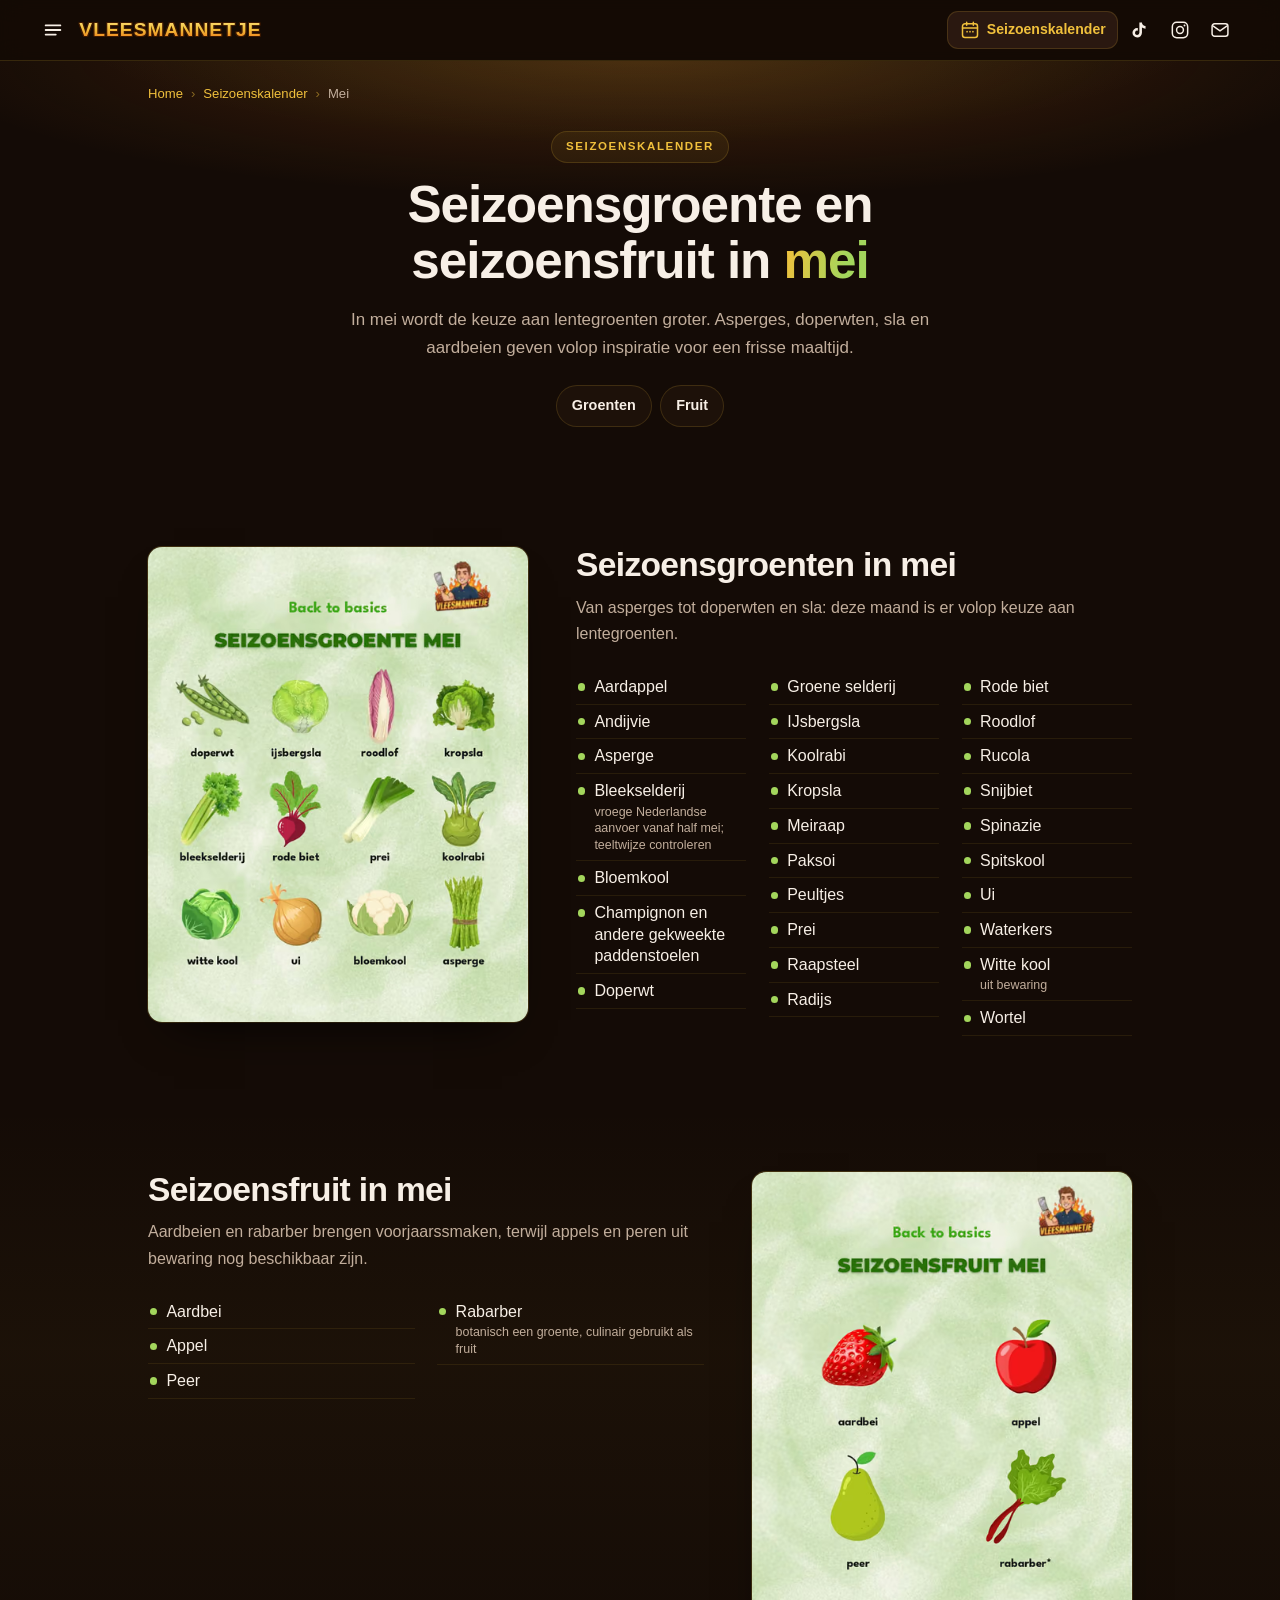
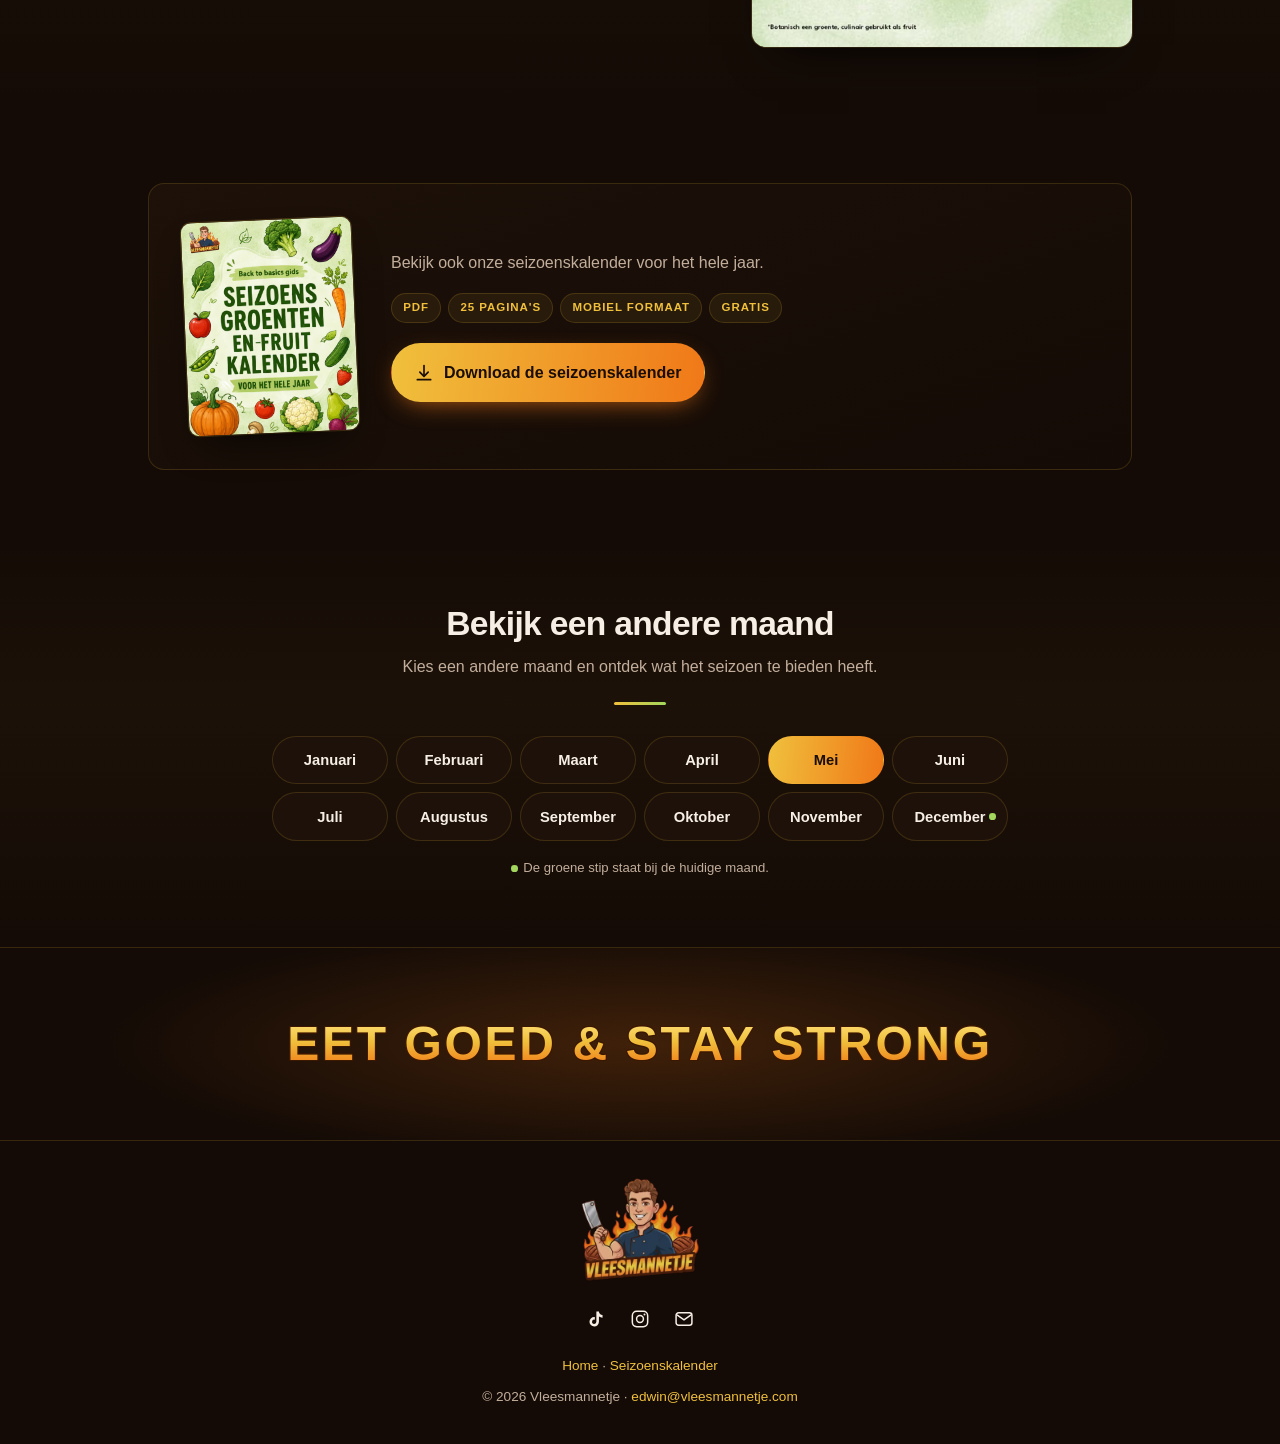
<file: seizoenskalender/mei/index.html>
<!doctype html>
<html lang="nl">
<head>
<meta charset="utf-8">
<meta name="viewport" content="width=device-width, initial-scale=1">
<title>Seizoensgroente en seizoensfruit in mei | Vleesmannetje</title>
<meta name="description" content="In mei wordt de keuze aan lentegroenten groter. Bekijk het volledige overzicht van groente en fruit in mei.">
<link rel="canonical" href="https://vleesmannetje.com/seizoenskalender/mei/">
<meta name="theme-color" content="#140B06">
<meta name="color-scheme" content="dark">

<link rel="icon" href="/favicon.ico" sizes="any">
<link rel="icon" href="/assets/img/favicon-32.png" type="image/png" sizes="32x32">
<link rel="apple-touch-icon" href="/assets/img/apple-touch-icon.png">

<meta property="og:type" content="website">
<meta property="og:site_name" content="Vleesmannetje">
<meta property="og:locale" content="nl_NL">
<meta property="og:url" content="https://vleesmannetje.com/seizoenskalender/mei/">
<meta property="og:title" content="Seizoensgroente en seizoensfruit in mei">
<meta property="og:description" content="In mei wordt de keuze aan lentegroenten groter. Bekijk het volledige overzicht van groente en fruit in mei.">
<meta property="og:image" content="https://vleesmannetje.com/assets/img/kalender/og-mei.jpg">
<meta property="og:image:width" content="1200">
<meta property="og:image:height" content="630">
<meta property="og:image:alt" content="Seizoenskalender mei van Vleesmannetje">
<meta name="twitter:card" content="summary_large_image">
<meta name="twitter:title" content="Seizoensgroente en seizoensfruit in mei">
<meta name="twitter:description" content="In mei wordt de keuze aan lentegroenten groter. Bekijk het volledige overzicht van groente en fruit in mei.">
<meta name="twitter:image" content="https://vleesmannetje.com/assets/img/kalender/og-mei.jpg">

<style>
:root{
  --ink:#140b06; --ink-2:#1d1109; --ink-3:#2a1810;
  --line:rgba(240,192,60,.16);
  --flame:#f07818; --gold:#f0c03c; --gold-hi:#ffe07a;
  --cream:#f7efe6; --muted:#c2ae9c; --outline:#3c1800;
  --leaf:#a3d65c;
  --wrap:64rem; --wrap-breed:100rem; --r:16px;
}
*,*::before,*::after{box-sizing:border-box}
html{-webkit-text-size-adjust:100%;scroll-behavior:smooth}
@media (prefers-reduced-motion:reduce){html{scroll-behavior:auto}
  *,*::before,*::after{animation-duration:.01ms!important;animation-iteration-count:1!important;transition-duration:.01ms!important}}
body{
  margin:0;background:var(--ink);color:var(--cream);
  font:400 1rem/1.65 -apple-system,BlinkMacSystemFont,"Segoe UI",Roboto,Helvetica,Arial,sans-serif;
  -webkit-font-smoothing:antialiased;overflow-x:hidden;
}
img{max-width:100%;height:auto;display:block}
a{color:inherit;text-decoration:none}
h1,h2,h3{margin:0;line-height:1.1;letter-spacing:-.02em;font-weight:800}
p{margin:0}
:focus-visible{outline:2px solid var(--gold);outline-offset:3px;border-radius:4px}
.wrap{width:100%;max-width:var(--wrap);margin:0 auto;padding:0 1.25rem}
.wrap--breed{max-width:var(--wrap-breed)}
.skip{position:absolute;left:-999px;top:0;z-index:99;background:var(--gold);color:var(--ink);padding:.6rem 1rem;font-weight:700}
.skip:focus{left:.5rem;top:.5rem}
.sr{position:absolute;width:1px;height:1px;overflow:hidden;clip:rect(0 0 0 0);white-space:nowrap}

.wordmark{
  font-weight:900;text-transform:uppercase;letter-spacing:.055em;line-height:1;
  background:linear-gradient(180deg,var(--gold-hi) 0%,var(--gold) 44%,var(--flame) 100%);
  -webkit-background-clip:text;background-clip:text;color:transparent;
  filter:
    drop-shadow(0 1px 0 var(--outline)) drop-shadow(0 -1px 0 var(--outline))
    drop-shadow(1px 0 0 var(--outline)) drop-shadow(-1px 0 0 var(--outline));
}

/* ---------- header ---------- */
.hdr{
  position:sticky;top:0;z-index:20;
  background:rgba(20,11,6,.82);backdrop-filter:saturate(140%) blur(12px);
  -webkit-backdrop-filter:saturate(140%) blur(12px);
  border-bottom:1px solid var(--line);
}
.hdr .wrap{display:flex;align-items:center;justify-content:space-between;gap:.75rem;min-height:60px}
.hdr__logo{font-size:1.05rem;white-space:nowrap;min-width:0}
.hdr__nav{display:flex;align-items:center;gap:.15rem;flex:none}
.ico,.navlink{
  display:grid;place-items:center;width:38px;height:38px;border-radius:11px;
  color:var(--cream);border:1px solid transparent;transition:color .18s,background .18s,border-color .18s,transform .18s;
}
.ico:hover,.ico:focus-visible,.navlink:hover,.navlink:focus-visible,.navlink[aria-current]{color:var(--gold);background:var(--ink-3);border-color:var(--line)}
.ico:hover,.ico:focus-visible{transform:translateY(-1px)}
.ico svg,.navlink svg{width:20px;height:20px}
.navlink span{position:absolute;width:1px;height:1px;overflow:hidden;clip:rect(0 0 0 0);white-space:nowrap}

/* ---------- uitschuifmenu ---------- */
.hdr__start{display:flex;align-items:center;gap:.4rem;min-width:0}
.menuknop,.lade__sluit{
  display:grid;place-items:center;flex:none;width:40px;height:40px;border-radius:11px;
  color:var(--cream);border:1px solid transparent;transition:color .18s,background .18s,border-color .18s;
}
.menuknop{margin-left:-.5rem}
.menuknop:hover,.menuknop:focus-visible,.lade__sluit:hover,.lade__sluit:focus-visible{color:var(--gold);background:var(--ink-3);border-color:var(--line)}
.menuknop svg,.lade__sluit svg{width:22px;height:22px}
.lade{position:fixed;inset:0;z-index:40;visibility:hidden;transition:visibility 0s .3s}
.lade:target,.lade.is-open{visibility:visible;transition:none}
.lade__achter{position:absolute;inset:0;background:rgba(8,4,2,.62);opacity:0;transition:opacity .3s}
.lade:target .lade__achter,.lade.is-open .lade__achter{opacity:1}
.lade__paneel{
  position:relative;display:flex;flex-direction:column;width:min(21rem,86vw);height:100%;overflow-y:auto;
  padding:.6rem 1rem 1.5rem;background:var(--ink-2);border-right:1px solid var(--line);
  box-shadow:24px 0 60px -30px rgba(0,0,0,.95);transform:translateX(-102%);transition:transform .3s cubic-bezier(.2,.8,.2,1);
}
.lade:target .lade__paneel,.lade.is-open .lade__paneel{transform:none}
.lade__kop{display:flex;align-items:center;justify-content:space-between;gap:.75rem;min-height:48px;margin-bottom:.9rem;padding-left:.75rem}
.lade__merk{font-size:1rem}
.lade__groep{margin:1.3rem 0 .35rem;padding:0 .75rem;color:var(--gold);font-size:.72rem;font-weight:700;letter-spacing:.16em;text-transform:uppercase}
.lade__lijst{list-style:none;margin:0;padding:0;display:grid;gap:.15rem}
.lade__lijst a{
  display:flex;align-items:center;gap:.8rem;padding:.72rem .75rem;border-radius:12px;font-weight:700;font-size:1.02rem;line-height:1.25;
  border:1px solid transparent;transition:background .18s,border-color .18s,color .18s;
}
.lade__lijst a:hover,.lade__lijst a:focus-visible{background:var(--ink-3);border-color:var(--line);color:var(--gold)}
.lade__lijst a[aria-current]{background:rgba(240,192,60,.07);border-color:var(--line)}
.lade__lijst svg{width:20px;height:20px;flex:none;color:var(--gold)}
.lade__lijst small{display:block;margin-top:.15rem;color:var(--muted);font-size:.8rem;font-weight:500}
.lade__sociaal{display:flex;gap:.35rem;margin-top:auto;padding:1.25rem .4rem 0;border-top:1px solid var(--line)}
html.lade-open{overflow:hidden}
/* smalle schermen: kalender en mail staan in het menu, zo past het woordmerk naast de menuknop */
@media (max-width:29.99rem){.hdr__nav .navlink,.hdr__mail{display:none}}
@media (max-width:22.5rem){.hdr__logo{font-size:.94rem}}

/* ---------- algemeen ---------- */
.eyebrow{
  display:inline-block;margin:0 0 .9rem;padding:.34rem .85rem;border-radius:999px;
  border:1px solid var(--line);background:rgba(240,192,60,.07);
  color:var(--gold);font-size:.72rem;font-weight:700;letter-spacing:.14em;text-transform:uppercase;
}
h1{font-size:clamp(1.85rem,6.8vw,3.2rem)}
h1 .leaf{
  background:linear-gradient(100deg,var(--gold) 4%,var(--leaf) 72%);
  -webkit-background-clip:text;background-clip:text;color:transparent;
}
.lede{margin:1rem auto 0;max-width:38rem;color:var(--muted);font-size:1.06rem}
.btn{
  display:inline-flex;align-items:center;justify-content:center;gap:.6rem;
  padding:.95rem 1.4rem;border-radius:999px;font-weight:700;font-size:1rem;
  border:1px solid transparent;transition:transform .18s,box-shadow .18s,background .18s,border-color .18s;
}
.btn svg{width:20px;height:20px;flex:none}
.btn:hover,.btn:focus-visible{transform:translateY(-2px)}
.btn--tt{
  background:linear-gradient(96deg,var(--gold),var(--flame));color:#1a0d04;
  box-shadow:0 8px 26px -10px rgba(240,120,24,.85);
}
.btn--tt:hover,.btn--tt:focus-visible{box-shadow:0 12px 32px -10px rgba(240,120,24,1)}
.btn--ig{background:var(--ink-3);color:var(--cream);border-color:var(--line)}
.btn--ig:hover,.btn--ig:focus-visible{border-color:var(--gold);color:var(--gold)}

section[id]{scroll-margin-top:72px}
.sect{padding:3rem 0}
.sect--alt{background:linear-gradient(180deg,transparent,rgba(240,192,60,.035) 40%,transparent)}
.sect__head{text-align:center;max-width:38rem;margin:0 auto 1.9rem}
h2{font-size:clamp(1.45rem,4.4vw,2.1rem)}
.sect__head p{margin-top:.7rem;color:var(--muted)}
.rule{width:52px;height:3px;margin:1.4rem auto 0;border-radius:3px;background:linear-gradient(90deg,var(--gold),var(--leaf))}

/* ---------- kop van de pagina ---------- */
.khero{position:relative;padding:1.1rem 0 2.5rem;overflow:hidden}
.khero::before{
  content:"";position:absolute;inset:-30% -30% auto;height:120%;pointer-events:none;
  background:
    radial-gradient(52% 42% at 50% 24%,rgba(240,120,24,.2),transparent 68%),
    radial-gradient(40% 34% at 50% 18%,rgba(163,214,92,.12),transparent 70%);
}
.khero .wrap{position:relative}
.crumbs{display:flex;flex-wrap:wrap;align-items:center;gap:.35rem .5rem;margin:0 0 1.6rem;padding:0;list-style:none;font-size:.82rem;color:var(--muted)}
.crumbs li{display:flex;align-items:center;gap:.5rem}
.crumbs li+li::before{content:"\203A";color:rgba(240,192,60,.5)}
.crumbs a{color:var(--gold)}
.crumbs a:hover,.crumbs a:focus-visible{text-decoration:underline;text-underline-offset:3px}
.khero__kop{text-align:center;max-width:46rem;margin:0 auto}
.khero__nu{margin-top:1.6rem}
.sprong{display:flex;flex-wrap:wrap;justify-content:center;gap:.5rem;margin:1.5rem 0 0;padding:0;list-style:none}
.sprong a{display:inline-flex;align-items:center;gap:.45rem;padding:.5rem .95rem;border-radius:999px;
  border:1px solid var(--line);background:var(--ink-2);font-size:.9rem;font-weight:600;transition:border-color .18s,color .18s}
.sprong a:hover,.sprong a:focus-visible{border-color:var(--gold);color:var(--gold)}

/* kop met foto: alle tekst wit, een zacht verloop maakt de tekst leesbaar */
.khero.khero--foto{display:grid;min-height:clamp(34rem,86svh,40rem);padding:0;isolation:isolate;color:#fff}
.khero--foto::before{display:none}
.khero__foto{position:absolute;inset:0;z-index:-2}
.khero__foto img{width:100%;height:100%;object-fit:cover;object-position:var(--focus,50% 50%)}
.khero--foto::after{
  content:"";position:absolute;inset:0;z-index:-1;pointer-events:none;
  background:
    linear-gradient(180deg,rgba(14,8,4,.5) 0%,rgba(14,8,4,0) 22%),
    linear-gradient(0deg,rgba(14,8,4,.92) 0%,rgba(14,8,4,.72) 34%,rgba(14,8,4,.18) 66%,rgba(14,8,4,0) 80%);
}
.khero__laag{display:flex;flex-direction:column;justify-content:space-between;gap:2.5rem;padding-top:1.1rem;padding-bottom:2.25rem}
.khero--foto .crumbs{margin:0;color:#fff;text-shadow:0 1px 8px rgba(0,0,0,.45)}
.khero--foto .crumbs a{color:#fff}
.khero--foto .crumbs li+li::before{color:#fff}
.khero--foto .khero__kop{text-align:left;margin:0;max-width:42rem}
.khero--foto .eyebrow{color:#fff;border-color:rgba(255,255,255,.5);background:rgba(14,8,4,.28)}
.khero--foto h1{max-width:11.5em;color:#fff;text-shadow:0 2px 22px rgba(0,0,0,.4);font-size:clamp(1.85rem,5.4vw,2.6rem)}
.khero__tekst{margin-top:.95rem;max-width:30rem;color:#fff;font-size:1.06rem;text-shadow:0 1px 12px rgba(0,0,0,.5)}
.khero--foto .khero__nu{margin-top:1.5rem}
.btn--glas{
  color:#fff;border-color:rgba(255,255,255,.6);background:rgba(14,8,4,.42);
  -webkit-backdrop-filter:blur(8px);backdrop-filter:blur(8px);
}
.btn--glas:hover,.btn--glas:focus-visible{border-color:#fff;background:rgba(14,8,4,.62)}

/* ---------- intro ---------- */
.tekst{max-width:40rem;margin:0 auto;color:var(--muted);font-size:1.03rem}
.tekst p+p{margin-top:1rem}
.tekst p:first-child{color:var(--cream);font-size:1.1rem}

/* ---------- maandkaarten ---------- */
.maanden{list-style:none;margin:0;padding:0;display:grid;grid-template-columns:repeat(2,minmax(0,1fr));gap:.75rem}
.mkaart{
  position:relative;display:flex;flex-direction:column;height:100%;overflow:hidden;
  border:1px solid var(--line);border-radius:var(--r);background:linear-gradient(160deg,var(--ink-2),var(--ink));
  transition:border-color .2s,transform .2s,box-shadow .2s;
}
.mkaart:hover,.mkaart:focus-visible{border-color:rgba(240,192,60,.55);transform:translateY(-3px);box-shadow:0 18px 36px -24px rgba(0,0,0,.95)}
.mkaart img{width:100%;aspect-ratio:10/7;object-fit:cover}
.mkaart__body{display:flex;flex-direction:column;gap:.25rem;padding:.75rem .85rem .95rem}
.mkaart h3{font-size:1.08rem}
.mkaart__link{display:inline-flex;align-items:center;gap:.3rem;color:var(--gold);font-size:.84rem;font-weight:700}
.mkaart__link svg{width:16px;height:16px;transition:transform .2s}
.mkaart:hover .mkaart__link svg,.mkaart:focus-visible .mkaart__link svg{transform:translateX(3px)}
.mkaart__nu{
  display:none;position:absolute;top:.55rem;left:.55rem;padding:.26rem .6rem;border-radius:999px;
  background:var(--gold);color:#1a0d04;font-size:.66rem;font-weight:800;letter-spacing:.07em;text-transform:uppercase;
  box-shadow:0 6px 16px -6px rgba(0,0,0,.6);
}
.mkaart.is-nu{border-color:var(--gold);box-shadow:0 0 0 1px var(--gold)}
.mkaart.is-nu .mkaart__nu{display:block}

/* ---------- download ---------- */
.gids{
  display:grid;gap:1.5rem;align-items:center;
  border:1px solid var(--line);border-radius:var(--r);padding:1.5rem;
  background:linear-gradient(160deg,var(--ink-2),var(--ink));
}
.gids__cover{
  justify-self:center;width:min(56vw,200px);border-radius:10px;
  box-shadow:0 18px 40px -18px rgba(0,0,0,.9),0 0 0 1px rgba(240,192,60,.22);
  transform:rotate(-2.5deg);transition:transform .25s;
}
.gids:hover .gids__cover{transform:rotate(0) translateY(-3px)}
.gids h2,.gids h3{font-size:clamp(1.25rem,4vw,1.6rem);margin-bottom:.55rem}
.gids p{color:var(--muted)}
.gids__meta{display:flex;flex-wrap:wrap;gap:.45rem;margin:1rem 0 0;list-style:none;padding:0}
.gids__meta li{
  padding:.28rem .7rem;border-radius:999px;border:1px solid var(--line);
  background:rgba(240,192,60,.07);color:var(--gold);font-size:.72rem;font-weight:700;
  letter-spacing:.08em;text-transform:uppercase;
}
.gids .btn{margin-top:1.3rem}
.gids--klein .gids__cover{width:min(40vw,150px)}
.gids--breed .gids__actie .btn{margin-top:0}

/* ---------- maandpagina: beeld en lijst ---------- */
.duo{display:grid;gap:1.3rem;grid-template-areas:"kop" "img" "lijst"}
.duo__kop{grid-area:kop}
.duo__kop p{margin-top:.65rem;color:var(--muted)}
.duo__img{grid-area:img;margin:0;justify-self:center;width:100%;max-width:420px}
.duo__img img{width:100%;border-radius:14px;box-shadow:0 24px 46px -26px rgba(0,0,0,.95),0 0 0 1px rgba(240,192,60,.2)}
.duo__lijst{grid-area:lijst}
.lijst{list-style:none;margin:0;padding:0;columns:2;column-gap:1.4rem}
.lijst li{
  break-inside:avoid;position:relative;padding:.38rem 0 .38rem 1.15rem;
  border-bottom:1px solid rgba(240,192,60,.09);line-height:1.35;
}
.lijst li::before{content:"";position:absolute;left:.12rem;top:.84rem;width:.46rem;height:.46rem;border-radius:50%;background:var(--leaf)}
.lijst small{display:block;margin-top:.12rem;color:var(--muted);font-size:.78rem;line-height:1.35}
.noot{margin-top:1.1rem;padding:.8rem 1rem;border-radius:12px;border:1px solid var(--line);background:rgba(240,192,60,.06);color:var(--muted);font-size:.9rem}

/* ---------- maandnavigatie ---------- */
.mnav ul{list-style:none;margin:0 auto;padding:0;display:grid;grid-template-columns:repeat(3,minmax(0,1fr));gap:.5rem;max-width:46rem}
.mnav a{
  position:relative;display:block;text-align:center;padding:.7rem .4rem;border-radius:999px;
  border:1px solid var(--line);background:var(--ink-2);font-weight:700;font-size:.92rem;
  transition:border-color .18s,color .18s,transform .18s;
}
.mnav a:hover,.mnav a:focus-visible{border-color:var(--gold);color:var(--gold);transform:translateY(-1px)}
.mnav a[aria-current="page"]{background:linear-gradient(96deg,var(--gold),var(--flame));color:#1a0d04;border-color:transparent}
.mnav a.is-nu::after{content:"";position:absolute;top:50%;right:.7rem;width:.42rem;height:.42rem;margin-top:-.21rem;border-radius:50%;background:var(--leaf)}
.mnav__legenda{margin-top:1rem;text-align:center;color:var(--muted);font-size:.82rem}
.mnav__legenda i{display:inline-block;width:.42rem;height:.42rem;margin-right:.35rem;border-radius:50%;background:var(--leaf);vertical-align:middle}

/* ---------- afsluiter en footer ---------- */
.signoff{
  position:relative;text-align:center;padding:3.5rem 0;overflow:hidden;
  border-top:1px solid var(--line);border-bottom:1px solid var(--line);
}
.signoff::before{
  content:"";position:absolute;inset:0;pointer-events:none;
  background:radial-gradient(60% 90% at 50% 50%,rgba(240,120,24,.2),transparent 70%);
}
.signoff p{position:relative;font-size:clamp(1.45rem,6.4vw,3rem)}
.signoff .wrap{position:relative}
.ftr{padding:2.25rem 0;text-align:center;color:var(--muted);font-size:.85rem}
.ftr__logo{width:120px;margin:0 auto 1.1rem;opacity:.9}
.ftr__nav{display:flex;justify-content:center;gap:.35rem;margin-bottom:1.1rem}
.ftr a.txt{color:var(--gold)}
.ftr__links{margin-bottom:.5rem}

@media (min-width:30rem){
  .mnav ul{grid-template-columns:repeat(4,minmax(0,1fr))}
}
@media (min-width:40rem){
  .navlink{display:flex;gap:.45rem;width:auto;padding:0 .7rem;font-size:.88rem;font-weight:700}
  .navlink span{position:static;width:auto;height:auto;overflow:visible;clip:auto}
  .maanden{grid-template-columns:repeat(3,minmax(0,1fr));gap:1rem}
}
@media (min-width:48rem){
  .hdr__logo{font-size:1.2rem}
  .wrap--breed{padding:0 clamp(1.5rem,3.2vw,3rem)}
  .khero{padding:1.4rem 0 3.25rem}
  .khero.khero--foto{min-height:clamp(30rem,72vh,42rem)}
  .khero__laag{padding-top:1.4rem;padding-bottom:3.5rem}
  .khero__tekst{font-size:1.14rem}
  .sect{padding:4.25rem 0}
  .gids{grid-template-columns:230px 1fr;gap:2.25rem;padding:2.25rem}
  .gids__cover{width:230px}
  .gids--klein{grid-template-columns:170px 1fr}
  .gids--klein .gids__cover{width:170px}
  .gids--breed{grid-template-areas:"cover tekst" "cover actie";row-gap:1.3rem;align-content:center}
  .gids--breed>picture{grid-area:cover}
  .gids--breed .gids__tekst{grid-area:tekst}
  .gids--breed .gids__actie{grid-area:actie}
  .mnav ul{grid-template-columns:repeat(6,minmax(0,1fr))}
  .signoff{padding:4.5rem 0}
}
/* staande tablets: de staande foto, met een hogere kop zodat hand en tekst onder elkaar passen */
@media (min-width:48rem) and (max-aspect-ratio:6/5){
  .khero.khero--foto{min-height:clamp(34rem,80vh,60rem)}
}
@media (min-width:52rem){
  .duo{grid-template-columns:380px minmax(0,1fr);grid-template-rows:auto 1fr;column-gap:3rem;row-gap:1.4rem;
    grid-template-areas:"img kop" "img lijst";align-items:start}
  .duo--om{grid-template-columns:minmax(0,1fr) 380px;grid-template-areas:"kop img" "lijst img"}
}
@media (min-width:60rem){
  .maanden{grid-template-columns:repeat(4,minmax(0,1fr))}
  .lijst--lang{columns:3}
}
@media (min-width:64rem){
  .gids--breed{grid-template-columns:250px minmax(0,1fr) auto;grid-template-areas:"cover tekst actie";column-gap:3rem;padding:2.5rem 3rem}
  .gids--breed .gids__cover{width:250px}
  .gids--breed h2{font-size:clamp(1.6rem,2.3vw,2.05rem)}
  .gids--breed p{max-width:42rem;font-size:1.05rem}
  .gids--breed .gids__actie{align-self:center}
}
@media (min-width:80rem){
  /* vanaf hier staat de tekst links naast het onderwerp: verloop van links */
  .khero--foto h1{font-size:3.2rem}
  .khero__tekst{max-width:36rem}
  .khero--foto::after{
    background:
      linear-gradient(180deg,rgba(14,8,4,.45) 0%,rgba(14,8,4,0) 20%),
      linear-gradient(90deg,rgba(14,8,4,.76) 0%,rgba(14,8,4,.52) 34%,rgba(14,8,4,.08) 62%,rgba(14,8,4,0) 78%),
      linear-gradient(0deg,rgba(20,11,6,.8) 0%,rgba(20,11,6,0) 18%);
  }
  .maanden{gap:1.5rem}
  .mkaart__body{padding:.95rem 1.15rem 1.15rem}
  .mkaart h3{font-size:1.24rem}
  .mkaart__link{font-size:.9rem}
}
</style>
</head>
<body>
<a class="skip" href="#main">Naar de inhoud</a>

<header class="hdr">
  <div class="wrap wrap--breed">
    <div class="hdr__start">
      <a class="menuknop" href="#menu" aria-controls="menu" aria-label="Menu openen">
        <svg viewBox="0 0 24 24" fill="none" stroke="currentColor" stroke-width="2" stroke-linecap="round" aria-hidden="true"><path d="M4 7h16M4 12h16M4 17h11"/></svg>
      </a>
      <a class="hdr__logo wordmark" href="/">Vleesmannetje</a>
    </div>
    <nav class="hdr__nav" aria-label="Snelmenu">
      <a class="navlink" href="/seizoenskalender/" aria-current="true">
        <svg viewBox="0 0 24 24" fill="none" stroke="currentColor" stroke-width="1.8" stroke-linecap="round" aria-hidden="true"><rect x="3" y="4.5" width="18" height="16.5" rx="3"/><path d="M3 9.5h18M8 2.8v3.4M16 2.8v3.4"/><circle cx="8.5" cy="14" r="1" fill="currentColor" stroke="none"/><circle cx="12" cy="14" r="1" fill="currentColor" stroke="none"/><circle cx="15.5" cy="14" r="1" fill="currentColor" stroke="none"/></svg><span>Seizoenskalender</span>
      </a>
      <a class="ico" href="https://www.tiktok.com/@vleesmannetje" target="_blank" rel="me noopener" aria-label="Vleesmannetje op TikTok">
        <svg viewBox="0 0 24 24" fill="currentColor" aria-hidden="true"><path d="M16.6 5.82A4.28 4.28 0 0 1 15.54 3h-3.09v12.4a2.59 2.59 0 0 1-2.59 2.5 2.59 2.59 0 1 1 .72-5.08v-3.13a5.7 5.7 0 0 0-.72-.05A5.69 5.69 0 1 0 15.54 15.4V9.01a7.35 7.35 0 0 0 4.3 1.38V7.3a4.29 4.29 0 0 1-3.24-1.48Z"/></svg>
      </a>
      <a class="ico" href="https://www.instagram.com/vleesmannetje/" target="_blank" rel="me noopener" aria-label="Vleesmannetje op Instagram">
        <svg viewBox="0 0 24 24" fill="none" stroke="currentColor" stroke-width="1.8" aria-hidden="true"><rect x="2.8" y="2.8" width="18.4" height="18.4" rx="5.2"/><circle cx="12" cy="12" r="4.1"/><circle cx="17.4" cy="6.6" r="1.15" fill="currentColor" stroke="none"/></svg>
      </a>
      <a class="ico hdr__mail" href="mailto:edwin@vleesmannetje.com" aria-label="Mail Vleesmannetje">
        <svg viewBox="0 0 24 24" fill="none" stroke="currentColor" stroke-width="1.8" aria-hidden="true"><rect x="2.5" y="4.5" width="19" height="15" rx="3"/><path d="m3.5 7 8.5 6 8.5-6"/></svg>
      </a>
    </nav>
  </div>
</header>

<div class="lade" id="menu">
  <a class="lade__achter" href="#" tabindex="-1" aria-hidden="true" data-sluit></a>
  <div class="lade__paneel" role="dialog" aria-modal="true" aria-label="Menu">
    <div class="lade__kop">
      <span class="lade__merk wordmark">Vleesmannetje</span>
      <a class="lade__sluit" href="#" aria-label="Menu sluiten" data-sluit><svg viewBox="0 0 24 24" fill="none" stroke="currentColor" stroke-width="2" stroke-linecap="round" aria-hidden="true"><path d="M6 6l12 12M18 6 6 18"/></svg></a>
    </div>
    <nav aria-label="Hoofdmenu">
      <ul class="lade__lijst" role="list">
        <li><a href="/"><svg viewBox="0 0 24 24" fill="none" stroke="currentColor" stroke-width="1.8" stroke-linecap="round" stroke-linejoin="round" aria-hidden="true"><path d="M4 10.5 12 4l8 6.5V19a1 1 0 0 1-1 1h-4.5v-5.5h-5V20H5a1 1 0 0 1-1-1z"/></svg>Home</a></li>
        <li><a href="/#verhaal"><svg viewBox="0 0 24 24" fill="none" stroke="currentColor" stroke-width="1.8" stroke-linecap="round" aria-hidden="true"><circle cx="12" cy="8.2" r="3.7"/><path d="M4.8 20c.9-3.6 3.7-5.6 7.2-5.6s6.3 2 7.2 5.6"/></svg>Over mij</a></li>
      </ul>
      <p class="lade__groep">Inspiratie</p>
      <ul class="lade__lijst" role="list">
        <li><a href="/seizoenskalender/" aria-current="true"><svg viewBox="0 0 24 24" fill="none" stroke="currentColor" stroke-width="1.8" stroke-linecap="round" stroke-linejoin="round" aria-hidden="true"><path d="M5 19c0-8.5 5.5-14 15-14 0 9.5-5.5 15-14 15"/><path d="M5 19 13 11"/></svg><span>Seizoensgroenten<small>Groente en fruit per maand</small></span></a></li>
      </ul>
      <p class="lade__groep">Contact</p>
      <ul class="lade__lijst" role="list">
        <li><a href="/#contact"><svg viewBox="0 0 24 24" fill="none" stroke="currentColor" stroke-width="1.8" aria-hidden="true"><rect x="2.5" y="4.5" width="19" height="15" rx="3"/><path d="m3.5 7 8.5 6 8.5-6"/></svg>Samenwerken</a></li>
      </ul>
    </nav>
    <div class="lade__sociaal">
      <a class="ico" href="https://www.tiktok.com/@vleesmannetje" target="_blank" rel="me noopener" aria-label="Vleesmannetje op TikTok"><svg viewBox="0 0 24 24" fill="currentColor" aria-hidden="true"><path d="M16.6 5.82A4.28 4.28 0 0 1 15.54 3h-3.09v12.4a2.59 2.59 0 0 1-2.59 2.5 2.59 2.59 0 1 1 .72-5.08v-3.13a5.7 5.7 0 0 0-.72-.05A5.69 5.69 0 1 0 15.54 15.4V9.01a7.35 7.35 0 0 0 4.3 1.38V7.3a4.29 4.29 0 0 1-3.24-1.48Z"/></svg></a>
      <a class="ico" href="https://www.instagram.com/vleesmannetje/" target="_blank" rel="me noopener" aria-label="Vleesmannetje op Instagram"><svg viewBox="0 0 24 24" fill="none" stroke="currentColor" stroke-width="1.8" aria-hidden="true"><rect x="2.8" y="2.8" width="18.4" height="18.4" rx="5.2"/><circle cx="12" cy="12" r="4.1"/><circle cx="17.4" cy="6.6" r="1.15" fill="currentColor" stroke="none"/></svg></a>
      <a class="ico" href="mailto:edwin@vleesmannetje.com" aria-label="Mail Vleesmannetje"><svg viewBox="0 0 24 24" fill="none" stroke="currentColor" stroke-width="1.8" aria-hidden="true"><rect x="2.5" y="4.5" width="19" height="15" rx="3"/><path d="m3.5 7 8.5 6 8.5-6"/></svg></a>
    </div>
  </div>
</div>

<main id="main">

  <section class="khero">
    <div class="wrap">
      <ol class="crumbs" aria-label="Kruimelpad"><li><a href="/">Home</a></li><li><a href="/seizoenskalender/">Seizoenskalender</a></li><li aria-current="page">Mei</li></ol>
      <div class="khero__kop">
        <span class="eyebrow">Seizoenskalender</span>
        <h1>Seizoensgroente en seizoensfruit in <span class="leaf">mei</span></h1>
        <p class="lede">In mei wordt de keuze aan lentegroenten groter. Asperges, doperwten, sla en aardbeien geven volop inspiratie voor een frisse maaltijd.</p>
        <ul class="sprong" role="list">
          <li><a href="#groente">Groenten</a></li>
          <li><a href="#fruit">Fruit</a></li>
        </ul>
      </div>
    </div>
  </section>

  <section class="sect" id="groente">
    <div class="wrap">
      <div class="duo">
        <div class="duo__kop">
          <h2>Seizoensgroenten in mei</h2>
          <p>Van asperges tot doperwten en sla: deze maand is er volop keuze aan lentegroenten.</p>
        </div>
        <figure class="duo__img">
        <picture>
          <source type="image/avif" sizes="(min-width:52rem) 380px, (min-width:30rem) 420px, calc(100vw - 2.5rem)" srcset="/assets/img/kalender/mei-groente-480.avif 480w, /assets/img/kalender/mei-groente-840.avif 840w">
          <source type="image/webp" sizes="(min-width:52rem) 380px, (min-width:30rem) 420px, calc(100vw - 2.5rem)" srcset="/assets/img/kalender/mei-groente-480.webp 480w, /assets/img/kalender/mei-groente-840.webp 840w">
          <img src="/assets/img/kalender/mei-groente-480.webp" width="840" height="1050"
               alt="Kalenderbeeld met seizoensgroente in mei: doperwt, ijsbergsla, roodlof, kropsla, bleekselderij, rode biet, prei, koolrabi, witte kool, ui, bloemkool en asperge." decoding="async">
        </picture>
        </figure>
        <div class="duo__lijst">
          <ul class="lijst lijst--lang">
            <li>Aardappel</li><li>Andijvie</li><li>Asperge</li><li>Bleekselderij <small>vroege Nederlandse aanvoer vanaf half mei; teeltwijze controleren</small></li><li>Bloemkool</li><li>Champignon en andere gekweekte paddenstoelen</li><li>Doperwt</li><li>Groene selderij</li><li>IJsbergsla</li><li>Koolrabi</li><li>Kropsla</li><li>Meiraap</li><li>Paksoi</li><li>Peultjes</li><li>Prei</li><li>Raapsteel</li><li>Radijs</li><li>Rode biet</li><li>Roodlof</li><li>Rucola</li><li>Snijbiet</li><li>Spinazie</li><li>Spitskool</li><li>Ui</li><li>Waterkers</li><li>Witte kool <small>uit bewaring</small></li><li>Wortel</li>
          </ul>
        </div>
      </div>
    </div>
  </section>

  <section class="sect sect--alt" id="fruit">
    <div class="wrap">
      <div class="duo duo--om">
        <div class="duo__kop">
          <h2>Seizoensfruit in mei</h2>
          <p>Aardbeien en rabarber brengen voorjaarssmaken, terwijl appels en peren uit bewaring nog beschikbaar zijn.</p>
        </div>
        <figure class="duo__img">
        <picture>
          <source type="image/avif" sizes="(min-width:52rem) 380px, (min-width:30rem) 420px, calc(100vw - 2.5rem)" srcset="/assets/img/kalender/mei-fruit-480.avif 480w, /assets/img/kalender/mei-fruit-840.avif 840w">
          <source type="image/webp" sizes="(min-width:52rem) 380px, (min-width:30rem) 420px, calc(100vw - 2.5rem)" srcset="/assets/img/kalender/mei-fruit-480.webp 480w, /assets/img/kalender/mei-fruit-840.webp 840w">
          <img src="/assets/img/kalender/mei-fruit-480.webp" width="840" height="1050"
               alt="Kalenderbeeld met seizoensfruit in mei: aardbei, appel, peer en rabarber." loading="lazy" decoding="async">
        </picture>
        </figure>
        <div class="duo__lijst">
          <ul class="lijst">
            <li>Aardbei</li><li>Appel</li><li>Peer</li><li>Rabarber <small>botanisch een groente, culinair gebruikt als fruit</small></li>
          </ul>
        </div>
      </div>
    </div>
  </section>

  <section class="sect" id="download">
    <div class="wrap">
      <div class="gids gids--klein">
        <picture>
          <source srcset="/assets/img/gids-cover.avif" type="image/avif">
          <img class="gids__cover" src="/assets/img/gids-cover.webp" width="520" height="650"
               alt="Cover van de seizoenskalender voor groente en fruit" loading="lazy" decoding="async">
        </picture>
        <div class="gids__tekst">

          <p>Bekijk ook onze seizoenskalender voor het hele jaar.</p>
          <ul class="gids__meta">
            <li>PDF</li><li>25 pagina's</li><li>Mobiel formaat</li><li>Gratis</li>
          </ul>
          <a class="btn btn--tt" href="/Seizoensgroente-Kalender-Vleesmannetje.pdf" download>
            <svg viewBox="0 0 24 24" fill="none" stroke="currentColor" stroke-width="2" stroke-linecap="round" stroke-linejoin="round" aria-hidden="true"><path d="M12 3v12"/><path d="m7 11 5 5 5-5"/><path d="M4 20h16"/></svg>
            Download de seizoenskalender
          </a>
        </div>
      </div>
    </div>
  </section>

  <section class="sect sect--alt" id="andere-maand">
    <div class="wrap">
      <div class="sect__head">
        <h2>Bekijk een andere maand</h2>
        <p>Kies een andere maand en ontdek wat het seizoen te bieden heeft.</p>
        <div class="rule"></div>
      </div>
      <nav class="mnav" aria-label="Maanden">
        <ul role="list">
          <li><a href="/seizoenskalender/januari/" data-maand="januari">Januari</a></li><li><a href="/seizoenskalender/februari/" data-maand="februari">Februari</a></li><li><a href="/seizoenskalender/maart/" data-maand="maart">Maart</a></li><li><a href="/seizoenskalender/april/" data-maand="april">April</a></li><li><a href="/seizoenskalender/mei/" data-maand="mei" aria-current="page">Mei</a></li><li><a href="/seizoenskalender/juni/" data-maand="juni">Juni</a></li><li><a href="/seizoenskalender/juli/" data-maand="juli">Juli</a></li><li><a href="/seizoenskalender/augustus/" data-maand="augustus">Augustus</a></li><li><a href="/seizoenskalender/september/" data-maand="september">September</a></li><li><a href="/seizoenskalender/oktober/" data-maand="oktober">Oktober</a></li><li><a href="/seizoenskalender/november/" data-maand="november">November</a></li><li><a href="/seizoenskalender/december/" data-maand="december">December</a></li>
        </ul>
        <p class="mnav__legenda" id="legenda" hidden><i aria-hidden="true"></i>De groene stip staat bij de huidige maand.</p>
      </nav>
    </div>
  </section>

  <section class="signoff">
    <div class="wrap"><p class="wordmark">Eet goed &amp; stay strong</p></div>
  </section>

</main>

<footer class="ftr">
  <div class="wrap">
    <picture>
      <source srcset="/assets/img/logo-300.avif" type="image/avif">
      <img class="ftr__logo" src="/assets/img/logo-300.webp" width="300" height="263" alt="" loading="lazy">
    </picture>
    <nav class="ftr__nav" aria-label="Sociale media">
      <a class="ico" href="https://www.tiktok.com/@vleesmannetje" target="_blank" rel="me noopener" aria-label="TikTok">
        <svg viewBox="0 0 24 24" fill="currentColor" aria-hidden="true"><path d="M16.6 5.82A4.28 4.28 0 0 1 15.54 3h-3.09v12.4a2.59 2.59 0 0 1-2.59 2.5 2.59 2.59 0 1 1 .72-5.08v-3.13a5.7 5.7 0 0 0-.72-.05A5.69 5.69 0 1 0 15.54 15.4V9.01a7.35 7.35 0 0 0 4.3 1.38V7.3a4.29 4.29 0 0 1-3.24-1.48Z"/></svg></a>
      <a class="ico" href="https://www.instagram.com/vleesmannetje/" target="_blank" rel="me noopener" aria-label="Instagram">
        <svg viewBox="0 0 24 24" fill="none" stroke="currentColor" stroke-width="1.8" aria-hidden="true"><rect x="2.8" y="2.8" width="18.4" height="18.4" rx="5.2"/><circle cx="12" cy="12" r="4.1"/><circle cx="17.4" cy="6.6" r="1.15" fill="currentColor" stroke="none"/></svg></a>
      <a class="ico" href="mailto:edwin@vleesmannetje.com" aria-label="Mail">
        <svg viewBox="0 0 24 24" fill="none" stroke="currentColor" stroke-width="1.8" aria-hidden="true"><rect x="2.5" y="4.5" width="19" height="15" rx="3"/><path d="m3.5 7 8.5 6 8.5-6"/></svg></a>
    </nav>
    <p class="ftr__links"><a class="txt" href="/">Home</a> &middot; <a class="txt" href="/seizoenskalender/">Seizoenskalender</a></p>
    <p>&copy; <span id="jaar">2026</span> Vleesmannetje &middot; <a class="txt" href="mailto:edwin@vleesmannetje.com">edwin@vleesmannetje.com</a></p>
  </div>
</footer>

<script>
(function(){
  var y=document.getElementById('jaar');if(y)y.textContent=new Date().getFullYear();
  var slugs=["januari", "februari", "maart", "april", "mei", "juni", "juli", "augustus", "september", "oktober", "november", "december"];
  var namen=["januari", "februari", "maart", "april", "mei", "juni", "juli", "augustus", "september", "oktober", "november", "december"];
  var m=new Date().getMonth(),slug=slugs[m];
  var els=document.querySelectorAll('[data-maand="'+slug+'"]');
  for(var i=0;i<els.length;i++){
    els[i].classList.add('is-nu');
    var sr=document.createElement('span');sr.className='sr';sr.textContent=', huidige maand';
    els[i].appendChild(sr);
  }
  var nu=document.getElementById('nu');
  if(nu){
    var a=nu.querySelector('a');a.href='/seizoenskalender/'+slug+'/';
    nu.querySelector('[data-naam]').textContent=namen[m];
    nu.hidden=false;
  }
  var leg=document.getElementById('legenda');if(leg)leg.hidden=false;
})();
</script>

<script>
(function(){
  var lade=document.getElementById('menu'),knop=document.querySelector('.menuknop');
  if(!lade||!knop)return;
  var html=document.documentElement;
  knop.setAttribute('role','button');knop.setAttribute('aria-expanded','false');
  function focusbaar(){return lade.querySelectorAll('.lade__paneel a[href]')}
  function open(){
    lade.classList.add('is-open');html.classList.add('lade-open');knop.setAttribute('aria-expanded','true');
    var l=lade.querySelector('.lade__lijst a');setTimeout(function(){if(l)l.focus()},60);
  }
  function dicht(terug){
    lade.classList.remove('is-open');html.classList.remove('lade-open');knop.setAttribute('aria-expanded','false');
    if(terug)knop.focus();
  }
  knop.addEventListener('click',function(e){e.preventDefault();lade.classList.contains('is-open')?dicht(true):open()});
  var s=lade.querySelectorAll('[data-sluit]');
  for(var i=0;i<s.length;i++)s[i].addEventListener('click',function(e){e.preventDefault();dicht(true)});
  var l=lade.querySelectorAll('.lade__lijst a');
  for(var j=0;j<l.length;j++)l[j].addEventListener('click',function(){dicht(false)});
  document.addEventListener('keydown',function(e){
    if(!lade.classList.contains('is-open'))return;
    if(e.key==='Escape'){dicht(true);return}
    if(e.key!=='Tab')return;
    var f=focusbaar(),eerste=f[0],laatste=f[f.length-1];
    if(e.shiftKey&&document.activeElement===eerste){e.preventDefault();laatste.focus()}
    else if(!e.shiftKey&&document.activeElement===laatste){e.preventDefault();eerste.focus()}
  });
})();
</script>
<script type="application/ld+json">
{"@context": "https://schema.org", "@graph": [{"@type": "WebPage", "@id": "https://vleesmannetje.com/seizoenskalender/mei/#pagina", "url": "https://vleesmannetje.com/seizoenskalender/mei/", "name": "Seizoensgroente en seizoensfruit in mei", "description": "In mei wordt de keuze aan lentegroenten groter. Bekijk het volledige overzicht van groente en fruit in mei.", "inLanguage": "nl-NL", "isPartOf": {"@id": "https://vleesmannetje.com/#website"}, "primaryImageOfPage": "https://vleesmannetje.com/assets/img/kalender/mei-groente-840.webp"}, {"@type": "BreadcrumbList", "itemListElement": [{"@type": "ListItem", "position": 1, "name": "Home", "item": "https://vleesmannetje.com/"}, {"@type": "ListItem", "position": 2, "name": "Seizoenskalender", "item": "https://vleesmannetje.com/seizoenskalender/"}, {"@type": "ListItem", "position": 3, "name": "Mei", "item": "https://vleesmannetje.com/seizoenskalender/mei/"}]}]}
</script>
</body>
</html>
</file>
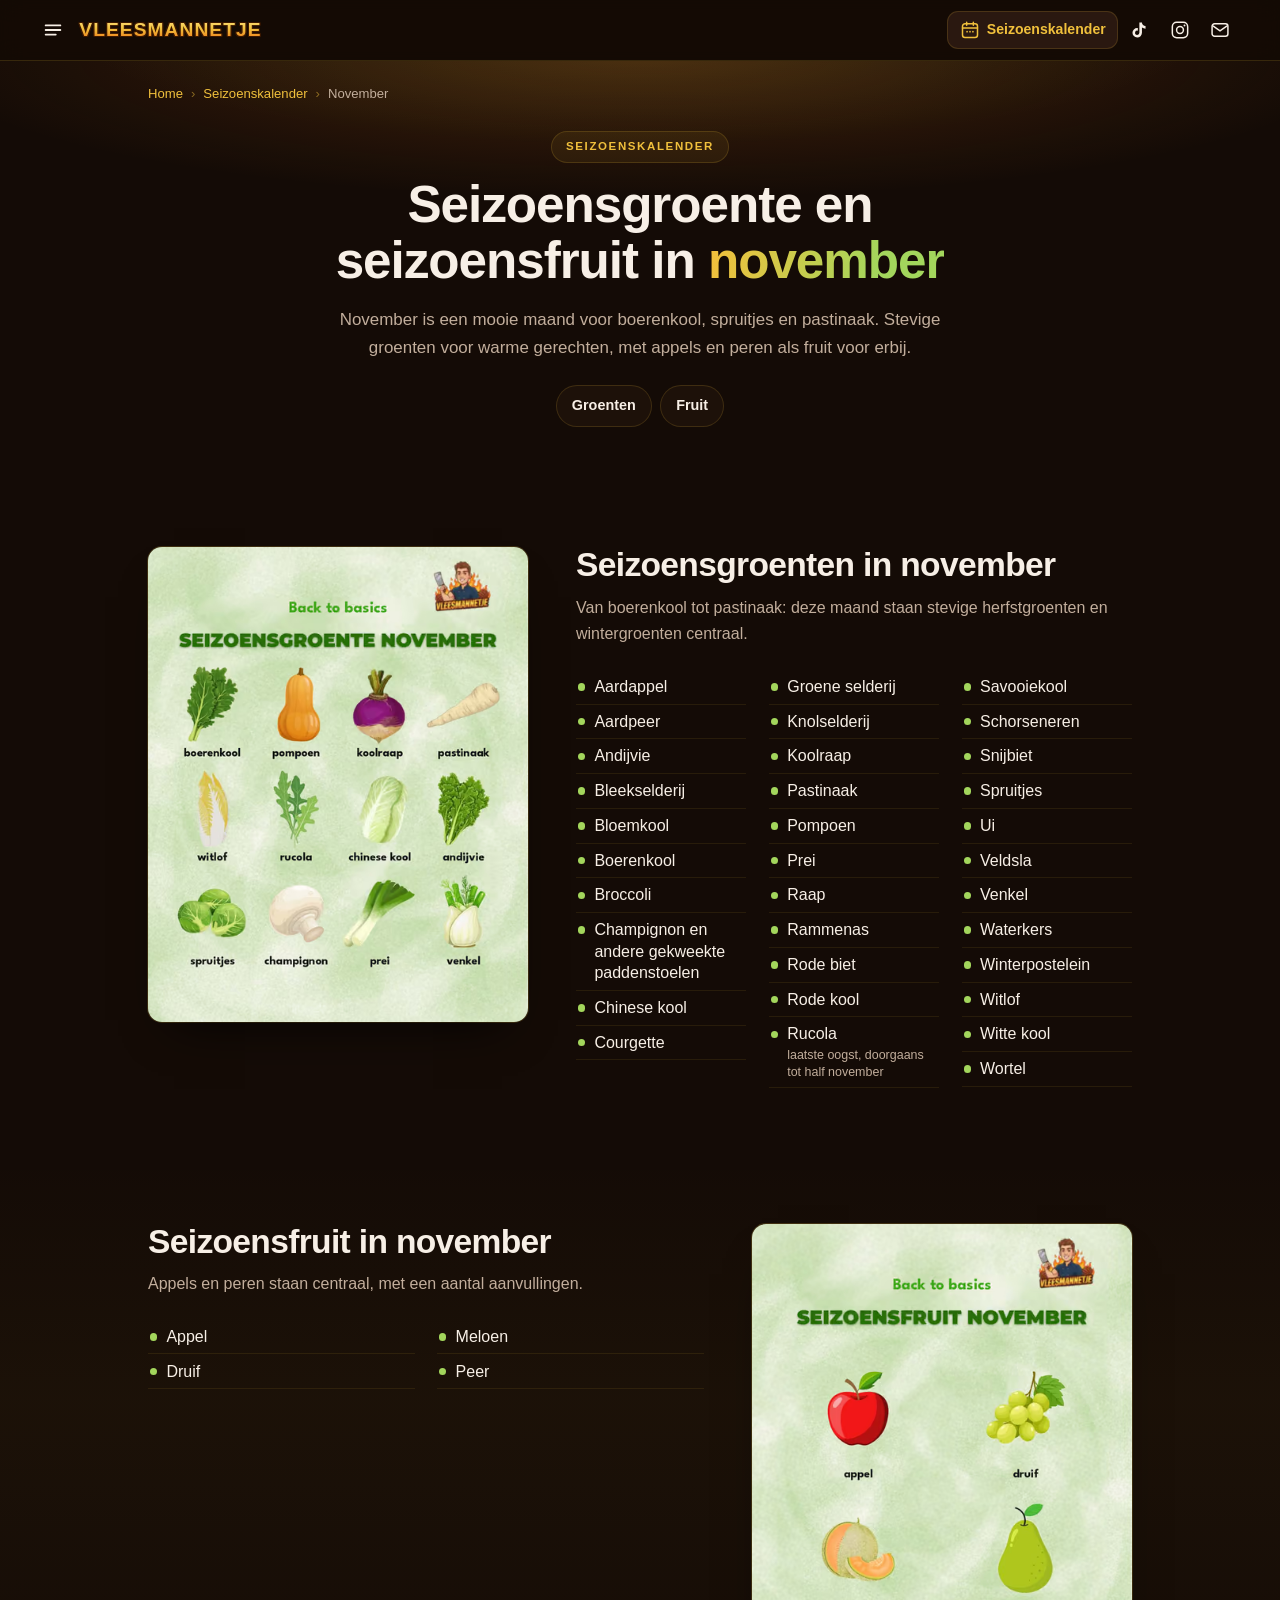
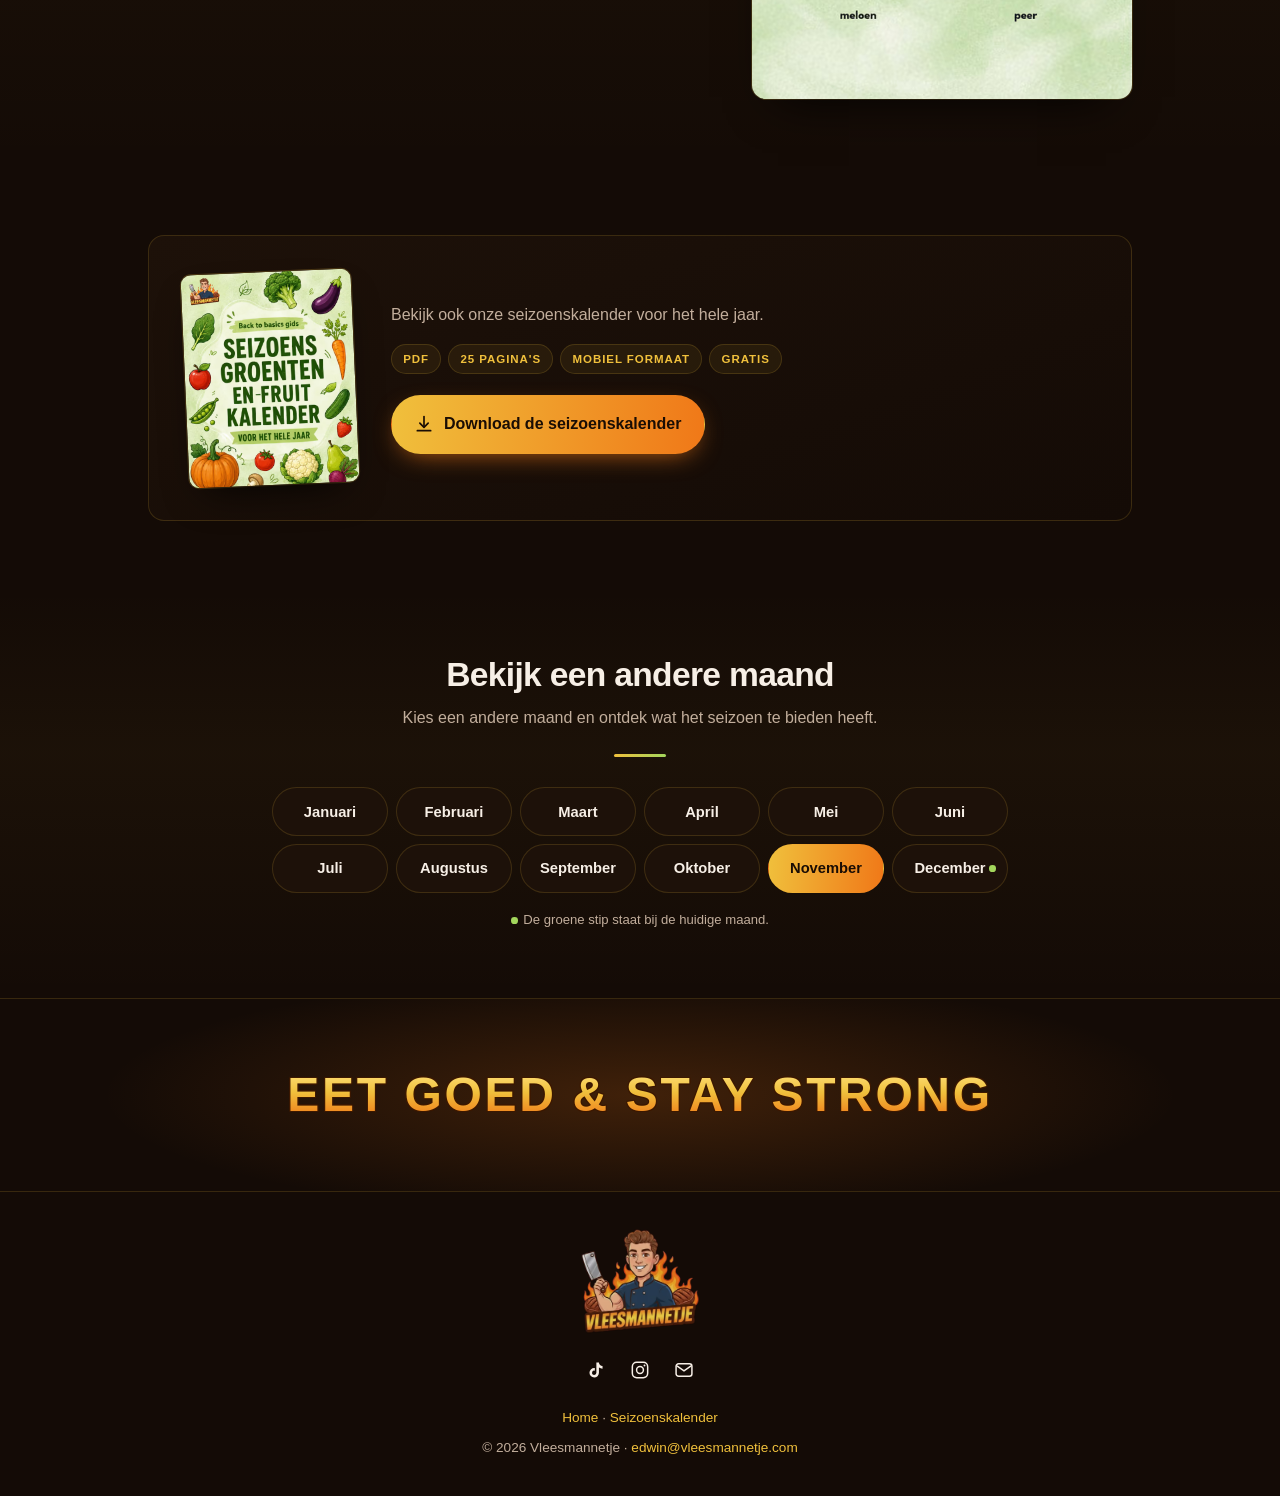
<file: seizoenskalender/november/index.html>
<!doctype html>
<html lang="nl">
<head>
<meta charset="utf-8">
<meta name="viewport" content="width=device-width, initial-scale=1">
<title>Seizoensgroente en seizoensfruit in november | Vleesmannetje</title>
<meta name="description" content="November is een mooie maand voor boerenkool, spruitjes en pastinaak. Bekijk het volledige overzicht van groente en fruit in november.">
<link rel="canonical" href="https://vleesmannetje.com/seizoenskalender/november/">
<meta name="theme-color" content="#140B06">
<meta name="color-scheme" content="dark">

<link rel="icon" href="/favicon.ico" sizes="any">
<link rel="icon" href="/assets/img/favicon-32.png" type="image/png" sizes="32x32">
<link rel="apple-touch-icon" href="/assets/img/apple-touch-icon.png">

<meta property="og:type" content="website">
<meta property="og:site_name" content="Vleesmannetje">
<meta property="og:locale" content="nl_NL">
<meta property="og:url" content="https://vleesmannetje.com/seizoenskalender/november/">
<meta property="og:title" content="Seizoensgroente en seizoensfruit in november">
<meta property="og:description" content="November is een mooie maand voor boerenkool, spruitjes en pastinaak. Bekijk het volledige overzicht van groente en fruit in november.">
<meta property="og:image" content="https://vleesmannetje.com/assets/img/kalender/og-november.jpg">
<meta property="og:image:width" content="1200">
<meta property="og:image:height" content="630">
<meta property="og:image:alt" content="Seizoenskalender november van Vleesmannetje">
<meta name="twitter:card" content="summary_large_image">
<meta name="twitter:title" content="Seizoensgroente en seizoensfruit in november">
<meta name="twitter:description" content="November is een mooie maand voor boerenkool, spruitjes en pastinaak. Bekijk het volledige overzicht van groente en fruit in november.">
<meta name="twitter:image" content="https://vleesmannetje.com/assets/img/kalender/og-november.jpg">

<style>
:root{
  --ink:#140b06; --ink-2:#1d1109; --ink-3:#2a1810;
  --line:rgba(240,192,60,.16);
  --flame:#f07818; --gold:#f0c03c; --gold-hi:#ffe07a;
  --cream:#f7efe6; --muted:#c2ae9c; --outline:#3c1800;
  --leaf:#a3d65c;
  --wrap:64rem; --wrap-breed:100rem; --r:16px;
}
*,*::before,*::after{box-sizing:border-box}
html{-webkit-text-size-adjust:100%;scroll-behavior:smooth}
@media (prefers-reduced-motion:reduce){html{scroll-behavior:auto}
  *,*::before,*::after{animation-duration:.01ms!important;animation-iteration-count:1!important;transition-duration:.01ms!important}}
body{
  margin:0;background:var(--ink);color:var(--cream);
  font:400 1rem/1.65 -apple-system,BlinkMacSystemFont,"Segoe UI",Roboto,Helvetica,Arial,sans-serif;
  -webkit-font-smoothing:antialiased;overflow-x:hidden;
}
img{max-width:100%;height:auto;display:block}
a{color:inherit;text-decoration:none}
h1,h2,h3{margin:0;line-height:1.1;letter-spacing:-.02em;font-weight:800}
p{margin:0}
:focus-visible{outline:2px solid var(--gold);outline-offset:3px;border-radius:4px}
.wrap{width:100%;max-width:var(--wrap);margin:0 auto;padding:0 1.25rem}
.wrap--breed{max-width:var(--wrap-breed)}
.skip{position:absolute;left:-999px;top:0;z-index:99;background:var(--gold);color:var(--ink);padding:.6rem 1rem;font-weight:700}
.skip:focus{left:.5rem;top:.5rem}
.sr{position:absolute;width:1px;height:1px;overflow:hidden;clip:rect(0 0 0 0);white-space:nowrap}

.wordmark{
  font-weight:900;text-transform:uppercase;letter-spacing:.055em;line-height:1;
  background:linear-gradient(180deg,var(--gold-hi) 0%,var(--gold) 44%,var(--flame) 100%);
  -webkit-background-clip:text;background-clip:text;color:transparent;
  filter:
    drop-shadow(0 1px 0 var(--outline)) drop-shadow(0 -1px 0 var(--outline))
    drop-shadow(1px 0 0 var(--outline)) drop-shadow(-1px 0 0 var(--outline));
}

/* ---------- header ---------- */
.hdr{
  position:sticky;top:0;z-index:20;
  background:rgba(20,11,6,.82);backdrop-filter:saturate(140%) blur(12px);
  -webkit-backdrop-filter:saturate(140%) blur(12px);
  border-bottom:1px solid var(--line);
}
.hdr .wrap{display:flex;align-items:center;justify-content:space-between;gap:.75rem;min-height:60px}
.hdr__logo{font-size:1.05rem;white-space:nowrap;min-width:0}
.hdr__nav{display:flex;align-items:center;gap:.15rem;flex:none}
.ico,.navlink{
  display:grid;place-items:center;width:38px;height:38px;border-radius:11px;
  color:var(--cream);border:1px solid transparent;transition:color .18s,background .18s,border-color .18s,transform .18s;
}
.ico:hover,.ico:focus-visible,.navlink:hover,.navlink:focus-visible,.navlink[aria-current]{color:var(--gold);background:var(--ink-3);border-color:var(--line)}
.ico:hover,.ico:focus-visible{transform:translateY(-1px)}
.ico svg,.navlink svg{width:20px;height:20px}
.navlink span{position:absolute;width:1px;height:1px;overflow:hidden;clip:rect(0 0 0 0);white-space:nowrap}

/* ---------- uitschuifmenu ---------- */
.hdr__start{display:flex;align-items:center;gap:.4rem;min-width:0}
.menuknop,.lade__sluit{
  display:grid;place-items:center;flex:none;width:40px;height:40px;border-radius:11px;
  color:var(--cream);border:1px solid transparent;transition:color .18s,background .18s,border-color .18s;
}
.menuknop{margin-left:-.5rem}
.menuknop:hover,.menuknop:focus-visible,.lade__sluit:hover,.lade__sluit:focus-visible{color:var(--gold);background:var(--ink-3);border-color:var(--line)}
.menuknop svg,.lade__sluit svg{width:22px;height:22px}
.lade{position:fixed;inset:0;z-index:40;visibility:hidden;transition:visibility 0s .3s}
.lade:target,.lade.is-open{visibility:visible;transition:none}
.lade__achter{position:absolute;inset:0;background:rgba(8,4,2,.62);opacity:0;transition:opacity .3s}
.lade:target .lade__achter,.lade.is-open .lade__achter{opacity:1}
.lade__paneel{
  position:relative;display:flex;flex-direction:column;width:min(21rem,86vw);height:100%;overflow-y:auto;
  padding:.6rem 1rem 1.5rem;background:var(--ink-2);border-right:1px solid var(--line);
  box-shadow:24px 0 60px -30px rgba(0,0,0,.95);transform:translateX(-102%);transition:transform .3s cubic-bezier(.2,.8,.2,1);
}
.lade:target .lade__paneel,.lade.is-open .lade__paneel{transform:none}
.lade__kop{display:flex;align-items:center;justify-content:space-between;gap:.75rem;min-height:48px;margin-bottom:.9rem;padding-left:.75rem}
.lade__merk{font-size:1rem}
.lade__groep{margin:1.3rem 0 .35rem;padding:0 .75rem;color:var(--gold);font-size:.72rem;font-weight:700;letter-spacing:.16em;text-transform:uppercase}
.lade__lijst{list-style:none;margin:0;padding:0;display:grid;gap:.15rem}
.lade__lijst a{
  display:flex;align-items:center;gap:.8rem;padding:.72rem .75rem;border-radius:12px;font-weight:700;font-size:1.02rem;line-height:1.25;
  border:1px solid transparent;transition:background .18s,border-color .18s,color .18s;
}
.lade__lijst a:hover,.lade__lijst a:focus-visible{background:var(--ink-3);border-color:var(--line);color:var(--gold)}
.lade__lijst a[aria-current]{background:rgba(240,192,60,.07);border-color:var(--line)}
.lade__lijst svg{width:20px;height:20px;flex:none;color:var(--gold)}
.lade__lijst small{display:block;margin-top:.15rem;color:var(--muted);font-size:.8rem;font-weight:500}
.lade__sociaal{display:flex;gap:.35rem;margin-top:auto;padding:1.25rem .4rem 0;border-top:1px solid var(--line)}
html.lade-open{overflow:hidden}
/* smalle schermen: kalender en mail staan in het menu, zo past het woordmerk naast de menuknop */
@media (max-width:29.99rem){.hdr__nav .navlink,.hdr__mail{display:none}}
@media (max-width:22.5rem){.hdr__logo{font-size:.94rem}}

/* ---------- algemeen ---------- */
.eyebrow{
  display:inline-block;margin:0 0 .9rem;padding:.34rem .85rem;border-radius:999px;
  border:1px solid var(--line);background:rgba(240,192,60,.07);
  color:var(--gold);font-size:.72rem;font-weight:700;letter-spacing:.14em;text-transform:uppercase;
}
h1{font-size:clamp(1.85rem,6.8vw,3.2rem)}
h1 .leaf{
  background:linear-gradient(100deg,var(--gold) 4%,var(--leaf) 72%);
  -webkit-background-clip:text;background-clip:text;color:transparent;
}
.lede{margin:1rem auto 0;max-width:38rem;color:var(--muted);font-size:1.06rem}
.btn{
  display:inline-flex;align-items:center;justify-content:center;gap:.6rem;
  padding:.95rem 1.4rem;border-radius:999px;font-weight:700;font-size:1rem;
  border:1px solid transparent;transition:transform .18s,box-shadow .18s,background .18s,border-color .18s;
}
.btn svg{width:20px;height:20px;flex:none}
.btn:hover,.btn:focus-visible{transform:translateY(-2px)}
.btn--tt{
  background:linear-gradient(96deg,var(--gold),var(--flame));color:#1a0d04;
  box-shadow:0 8px 26px -10px rgba(240,120,24,.85);
}
.btn--tt:hover,.btn--tt:focus-visible{box-shadow:0 12px 32px -10px rgba(240,120,24,1)}
.btn--ig{background:var(--ink-3);color:var(--cream);border-color:var(--line)}
.btn--ig:hover,.btn--ig:focus-visible{border-color:var(--gold);color:var(--gold)}

section[id]{scroll-margin-top:72px}
.sect{padding:3rem 0}
.sect--alt{background:linear-gradient(180deg,transparent,rgba(240,192,60,.035) 40%,transparent)}
.sect__head{text-align:center;max-width:38rem;margin:0 auto 1.9rem}
h2{font-size:clamp(1.45rem,4.4vw,2.1rem)}
.sect__head p{margin-top:.7rem;color:var(--muted)}
.rule{width:52px;height:3px;margin:1.4rem auto 0;border-radius:3px;background:linear-gradient(90deg,var(--gold),var(--leaf))}

/* ---------- kop van de pagina ---------- */
.khero{position:relative;padding:1.1rem 0 2.5rem;overflow:hidden}
.khero::before{
  content:"";position:absolute;inset:-30% -30% auto;height:120%;pointer-events:none;
  background:
    radial-gradient(52% 42% at 50% 24%,rgba(240,120,24,.2),transparent 68%),
    radial-gradient(40% 34% at 50% 18%,rgba(163,214,92,.12),transparent 70%);
}
.khero .wrap{position:relative}
.crumbs{display:flex;flex-wrap:wrap;align-items:center;gap:.35rem .5rem;margin:0 0 1.6rem;padding:0;list-style:none;font-size:.82rem;color:var(--muted)}
.crumbs li{display:flex;align-items:center;gap:.5rem}
.crumbs li+li::before{content:"\203A";color:rgba(240,192,60,.5)}
.crumbs a{color:var(--gold)}
.crumbs a:hover,.crumbs a:focus-visible{text-decoration:underline;text-underline-offset:3px}
.khero__kop{text-align:center;max-width:46rem;margin:0 auto}
.khero__nu{margin-top:1.6rem}
.sprong{display:flex;flex-wrap:wrap;justify-content:center;gap:.5rem;margin:1.5rem 0 0;padding:0;list-style:none}
.sprong a{display:inline-flex;align-items:center;gap:.45rem;padding:.5rem .95rem;border-radius:999px;
  border:1px solid var(--line);background:var(--ink-2);font-size:.9rem;font-weight:600;transition:border-color .18s,color .18s}
.sprong a:hover,.sprong a:focus-visible{border-color:var(--gold);color:var(--gold)}

/* kop met foto: alle tekst wit, een zacht verloop maakt de tekst leesbaar */
.khero.khero--foto{display:grid;min-height:clamp(34rem,86svh,40rem);padding:0;isolation:isolate;color:#fff}
.khero--foto::before{display:none}
.khero__foto{position:absolute;inset:0;z-index:-2}
.khero__foto img{width:100%;height:100%;object-fit:cover;object-position:var(--focus,50% 50%)}
.khero--foto::after{
  content:"";position:absolute;inset:0;z-index:-1;pointer-events:none;
  background:
    linear-gradient(180deg,rgba(14,8,4,.5) 0%,rgba(14,8,4,0) 22%),
    linear-gradient(0deg,rgba(14,8,4,.92) 0%,rgba(14,8,4,.72) 34%,rgba(14,8,4,.18) 66%,rgba(14,8,4,0) 80%);
}
.khero__laag{display:flex;flex-direction:column;justify-content:space-between;gap:2.5rem;padding-top:1.1rem;padding-bottom:2.25rem}
.khero--foto .crumbs{margin:0;color:#fff;text-shadow:0 1px 8px rgba(0,0,0,.45)}
.khero--foto .crumbs a{color:#fff}
.khero--foto .crumbs li+li::before{color:#fff}
.khero--foto .khero__kop{text-align:left;margin:0;max-width:42rem}
.khero--foto .eyebrow{color:#fff;border-color:rgba(255,255,255,.5);background:rgba(14,8,4,.28)}
.khero--foto h1{max-width:11.5em;color:#fff;text-shadow:0 2px 22px rgba(0,0,0,.4);font-size:clamp(1.85rem,5.4vw,2.6rem)}
.khero__tekst{margin-top:.95rem;max-width:30rem;color:#fff;font-size:1.06rem;text-shadow:0 1px 12px rgba(0,0,0,.5)}
.khero--foto .khero__nu{margin-top:1.5rem}
.btn--glas{
  color:#fff;border-color:rgba(255,255,255,.6);background:rgba(14,8,4,.42);
  -webkit-backdrop-filter:blur(8px);backdrop-filter:blur(8px);
}
.btn--glas:hover,.btn--glas:focus-visible{border-color:#fff;background:rgba(14,8,4,.62)}

/* ---------- intro ---------- */
.tekst{max-width:40rem;margin:0 auto;color:var(--muted);font-size:1.03rem}
.tekst p+p{margin-top:1rem}
.tekst p:first-child{color:var(--cream);font-size:1.1rem}

/* ---------- maandkaarten ---------- */
.maanden{list-style:none;margin:0;padding:0;display:grid;grid-template-columns:repeat(2,minmax(0,1fr));gap:.75rem}
.mkaart{
  position:relative;display:flex;flex-direction:column;height:100%;overflow:hidden;
  border:1px solid var(--line);border-radius:var(--r);background:linear-gradient(160deg,var(--ink-2),var(--ink));
  transition:border-color .2s,transform .2s,box-shadow .2s;
}
.mkaart:hover,.mkaart:focus-visible{border-color:rgba(240,192,60,.55);transform:translateY(-3px);box-shadow:0 18px 36px -24px rgba(0,0,0,.95)}
.mkaart img{width:100%;aspect-ratio:10/7;object-fit:cover}
.mkaart__body{display:flex;flex-direction:column;gap:.25rem;padding:.75rem .85rem .95rem}
.mkaart h3{font-size:1.08rem}
.mkaart__link{display:inline-flex;align-items:center;gap:.3rem;color:var(--gold);font-size:.84rem;font-weight:700}
.mkaart__link svg{width:16px;height:16px;transition:transform .2s}
.mkaart:hover .mkaart__link svg,.mkaart:focus-visible .mkaart__link svg{transform:translateX(3px)}
.mkaart__nu{
  display:none;position:absolute;top:.55rem;left:.55rem;padding:.26rem .6rem;border-radius:999px;
  background:var(--gold);color:#1a0d04;font-size:.66rem;font-weight:800;letter-spacing:.07em;text-transform:uppercase;
  box-shadow:0 6px 16px -6px rgba(0,0,0,.6);
}
.mkaart.is-nu{border-color:var(--gold);box-shadow:0 0 0 1px var(--gold)}
.mkaart.is-nu .mkaart__nu{display:block}

/* ---------- download ---------- */
.gids{
  display:grid;gap:1.5rem;align-items:center;
  border:1px solid var(--line);border-radius:var(--r);padding:1.5rem;
  background:linear-gradient(160deg,var(--ink-2),var(--ink));
}
.gids__cover{
  justify-self:center;width:min(56vw,200px);border-radius:10px;
  box-shadow:0 18px 40px -18px rgba(0,0,0,.9),0 0 0 1px rgba(240,192,60,.22);
  transform:rotate(-2.5deg);transition:transform .25s;
}
.gids:hover .gids__cover{transform:rotate(0) translateY(-3px)}
.gids h2,.gids h3{font-size:clamp(1.25rem,4vw,1.6rem);margin-bottom:.55rem}
.gids p{color:var(--muted)}
.gids__meta{display:flex;flex-wrap:wrap;gap:.45rem;margin:1rem 0 0;list-style:none;padding:0}
.gids__meta li{
  padding:.28rem .7rem;border-radius:999px;border:1px solid var(--line);
  background:rgba(240,192,60,.07);color:var(--gold);font-size:.72rem;font-weight:700;
  letter-spacing:.08em;text-transform:uppercase;
}
.gids .btn{margin-top:1.3rem}
.gids--klein .gids__cover{width:min(40vw,150px)}
.gids--breed .gids__actie .btn{margin-top:0}

/* ---------- maandpagina: beeld en lijst ---------- */
.duo{display:grid;gap:1.3rem;grid-template-areas:"kop" "img" "lijst"}
.duo__kop{grid-area:kop}
.duo__kop p{margin-top:.65rem;color:var(--muted)}
.duo__img{grid-area:img;margin:0;justify-self:center;width:100%;max-width:420px}
.duo__img img{width:100%;border-radius:14px;box-shadow:0 24px 46px -26px rgba(0,0,0,.95),0 0 0 1px rgba(240,192,60,.2)}
.duo__lijst{grid-area:lijst}
.lijst{list-style:none;margin:0;padding:0;columns:2;column-gap:1.4rem}
.lijst li{
  break-inside:avoid;position:relative;padding:.38rem 0 .38rem 1.15rem;
  border-bottom:1px solid rgba(240,192,60,.09);line-height:1.35;
}
.lijst li::before{content:"";position:absolute;left:.12rem;top:.84rem;width:.46rem;height:.46rem;border-radius:50%;background:var(--leaf)}
.lijst small{display:block;margin-top:.12rem;color:var(--muted);font-size:.78rem;line-height:1.35}
.noot{margin-top:1.1rem;padding:.8rem 1rem;border-radius:12px;border:1px solid var(--line);background:rgba(240,192,60,.06);color:var(--muted);font-size:.9rem}

/* ---------- maandnavigatie ---------- */
.mnav ul{list-style:none;margin:0 auto;padding:0;display:grid;grid-template-columns:repeat(3,minmax(0,1fr));gap:.5rem;max-width:46rem}
.mnav a{
  position:relative;display:block;text-align:center;padding:.7rem .4rem;border-radius:999px;
  border:1px solid var(--line);background:var(--ink-2);font-weight:700;font-size:.92rem;
  transition:border-color .18s,color .18s,transform .18s;
}
.mnav a:hover,.mnav a:focus-visible{border-color:var(--gold);color:var(--gold);transform:translateY(-1px)}
.mnav a[aria-current="page"]{background:linear-gradient(96deg,var(--gold),var(--flame));color:#1a0d04;border-color:transparent}
.mnav a.is-nu::after{content:"";position:absolute;top:50%;right:.7rem;width:.42rem;height:.42rem;margin-top:-.21rem;border-radius:50%;background:var(--leaf)}
.mnav__legenda{margin-top:1rem;text-align:center;color:var(--muted);font-size:.82rem}
.mnav__legenda i{display:inline-block;width:.42rem;height:.42rem;margin-right:.35rem;border-radius:50%;background:var(--leaf);vertical-align:middle}

/* ---------- afsluiter en footer ---------- */
.signoff{
  position:relative;text-align:center;padding:3.5rem 0;overflow:hidden;
  border-top:1px solid var(--line);border-bottom:1px solid var(--line);
}
.signoff::before{
  content:"";position:absolute;inset:0;pointer-events:none;
  background:radial-gradient(60% 90% at 50% 50%,rgba(240,120,24,.2),transparent 70%);
}
.signoff p{position:relative;font-size:clamp(1.45rem,6.4vw,3rem)}
.signoff .wrap{position:relative}
.ftr{padding:2.25rem 0;text-align:center;color:var(--muted);font-size:.85rem}
.ftr__logo{width:120px;margin:0 auto 1.1rem;opacity:.9}
.ftr__nav{display:flex;justify-content:center;gap:.35rem;margin-bottom:1.1rem}
.ftr a.txt{color:var(--gold)}
.ftr__links{margin-bottom:.5rem}

@media (min-width:30rem){
  .mnav ul{grid-template-columns:repeat(4,minmax(0,1fr))}
}
@media (min-width:40rem){
  .navlink{display:flex;gap:.45rem;width:auto;padding:0 .7rem;font-size:.88rem;font-weight:700}
  .navlink span{position:static;width:auto;height:auto;overflow:visible;clip:auto}
  .maanden{grid-template-columns:repeat(3,minmax(0,1fr));gap:1rem}
}
@media (min-width:48rem){
  .hdr__logo{font-size:1.2rem}
  .wrap--breed{padding:0 clamp(1.5rem,3.2vw,3rem)}
  .khero{padding:1.4rem 0 3.25rem}
  .khero.khero--foto{min-height:clamp(30rem,72vh,42rem)}
  .khero__laag{padding-top:1.4rem;padding-bottom:3.5rem}
  .khero__tekst{font-size:1.14rem}
  .sect{padding:4.25rem 0}
  .gids{grid-template-columns:230px 1fr;gap:2.25rem;padding:2.25rem}
  .gids__cover{width:230px}
  .gids--klein{grid-template-columns:170px 1fr}
  .gids--klein .gids__cover{width:170px}
  .gids--breed{grid-template-areas:"cover tekst" "cover actie";row-gap:1.3rem;align-content:center}
  .gids--breed>picture{grid-area:cover}
  .gids--breed .gids__tekst{grid-area:tekst}
  .gids--breed .gids__actie{grid-area:actie}
  .mnav ul{grid-template-columns:repeat(6,minmax(0,1fr))}
  .signoff{padding:4.5rem 0}
}
/* staande tablets: de staande foto, met een hogere kop zodat hand en tekst onder elkaar passen */
@media (min-width:48rem) and (max-aspect-ratio:6/5){
  .khero.khero--foto{min-height:clamp(34rem,80vh,60rem)}
}
@media (min-width:52rem){
  .duo{grid-template-columns:380px minmax(0,1fr);grid-template-rows:auto 1fr;column-gap:3rem;row-gap:1.4rem;
    grid-template-areas:"img kop" "img lijst";align-items:start}
  .duo--om{grid-template-columns:minmax(0,1fr) 380px;grid-template-areas:"kop img" "lijst img"}
}
@media (min-width:60rem){
  .maanden{grid-template-columns:repeat(4,minmax(0,1fr))}
  .lijst--lang{columns:3}
}
@media (min-width:64rem){
  .gids--breed{grid-template-columns:250px minmax(0,1fr) auto;grid-template-areas:"cover tekst actie";column-gap:3rem;padding:2.5rem 3rem}
  .gids--breed .gids__cover{width:250px}
  .gids--breed h2{font-size:clamp(1.6rem,2.3vw,2.05rem)}
  .gids--breed p{max-width:42rem;font-size:1.05rem}
  .gids--breed .gids__actie{align-self:center}
}
@media (min-width:80rem){
  /* vanaf hier staat de tekst links naast het onderwerp: verloop van links */
  .khero--foto h1{font-size:3.2rem}
  .khero__tekst{max-width:36rem}
  .khero--foto::after{
    background:
      linear-gradient(180deg,rgba(14,8,4,.45) 0%,rgba(14,8,4,0) 20%),
      linear-gradient(90deg,rgba(14,8,4,.76) 0%,rgba(14,8,4,.52) 34%,rgba(14,8,4,.08) 62%,rgba(14,8,4,0) 78%),
      linear-gradient(0deg,rgba(20,11,6,.8) 0%,rgba(20,11,6,0) 18%);
  }
  .maanden{gap:1.5rem}
  .mkaart__body{padding:.95rem 1.15rem 1.15rem}
  .mkaart h3{font-size:1.24rem}
  .mkaart__link{font-size:.9rem}
}
</style>
</head>
<body>
<a class="skip" href="#main">Naar de inhoud</a>

<header class="hdr">
  <div class="wrap wrap--breed">
    <div class="hdr__start">
      <a class="menuknop" href="#menu" aria-controls="menu" aria-label="Menu openen">
        <svg viewBox="0 0 24 24" fill="none" stroke="currentColor" stroke-width="2" stroke-linecap="round" aria-hidden="true"><path d="M4 7h16M4 12h16M4 17h11"/></svg>
      </a>
      <a class="hdr__logo wordmark" href="/">Vleesmannetje</a>
    </div>
    <nav class="hdr__nav" aria-label="Snelmenu">
      <a class="navlink" href="/seizoenskalender/" aria-current="true">
        <svg viewBox="0 0 24 24" fill="none" stroke="currentColor" stroke-width="1.8" stroke-linecap="round" aria-hidden="true"><rect x="3" y="4.5" width="18" height="16.5" rx="3"/><path d="M3 9.5h18M8 2.8v3.4M16 2.8v3.4"/><circle cx="8.5" cy="14" r="1" fill="currentColor" stroke="none"/><circle cx="12" cy="14" r="1" fill="currentColor" stroke="none"/><circle cx="15.5" cy="14" r="1" fill="currentColor" stroke="none"/></svg><span>Seizoenskalender</span>
      </a>
      <a class="ico" href="https://www.tiktok.com/@vleesmannetje" target="_blank" rel="me noopener" aria-label="Vleesmannetje op TikTok">
        <svg viewBox="0 0 24 24" fill="currentColor" aria-hidden="true"><path d="M16.6 5.82A4.28 4.28 0 0 1 15.54 3h-3.09v12.4a2.59 2.59 0 0 1-2.59 2.5 2.59 2.59 0 1 1 .72-5.08v-3.13a5.7 5.7 0 0 0-.72-.05A5.69 5.69 0 1 0 15.54 15.4V9.01a7.35 7.35 0 0 0 4.3 1.38V7.3a4.29 4.29 0 0 1-3.24-1.48Z"/></svg>
      </a>
      <a class="ico" href="https://www.instagram.com/vleesmannetje/" target="_blank" rel="me noopener" aria-label="Vleesmannetje op Instagram">
        <svg viewBox="0 0 24 24" fill="none" stroke="currentColor" stroke-width="1.8" aria-hidden="true"><rect x="2.8" y="2.8" width="18.4" height="18.4" rx="5.2"/><circle cx="12" cy="12" r="4.1"/><circle cx="17.4" cy="6.6" r="1.15" fill="currentColor" stroke="none"/></svg>
      </a>
      <a class="ico hdr__mail" href="mailto:edwin@vleesmannetje.com" aria-label="Mail Vleesmannetje">
        <svg viewBox="0 0 24 24" fill="none" stroke="currentColor" stroke-width="1.8" aria-hidden="true"><rect x="2.5" y="4.5" width="19" height="15" rx="3"/><path d="m3.5 7 8.5 6 8.5-6"/></svg>
      </a>
    </nav>
  </div>
</header>

<div class="lade" id="menu">
  <a class="lade__achter" href="#" tabindex="-1" aria-hidden="true" data-sluit></a>
  <div class="lade__paneel" role="dialog" aria-modal="true" aria-label="Menu">
    <div class="lade__kop">
      <span class="lade__merk wordmark">Vleesmannetje</span>
      <a class="lade__sluit" href="#" aria-label="Menu sluiten" data-sluit><svg viewBox="0 0 24 24" fill="none" stroke="currentColor" stroke-width="2" stroke-linecap="round" aria-hidden="true"><path d="M6 6l12 12M18 6 6 18"/></svg></a>
    </div>
    <nav aria-label="Hoofdmenu">
      <ul class="lade__lijst" role="list">
        <li><a href="/"><svg viewBox="0 0 24 24" fill="none" stroke="currentColor" stroke-width="1.8" stroke-linecap="round" stroke-linejoin="round" aria-hidden="true"><path d="M4 10.5 12 4l8 6.5V19a1 1 0 0 1-1 1h-4.5v-5.5h-5V20H5a1 1 0 0 1-1-1z"/></svg>Home</a></li>
        <li><a href="/#verhaal"><svg viewBox="0 0 24 24" fill="none" stroke="currentColor" stroke-width="1.8" stroke-linecap="round" aria-hidden="true"><circle cx="12" cy="8.2" r="3.7"/><path d="M4.8 20c.9-3.6 3.7-5.6 7.2-5.6s6.3 2 7.2 5.6"/></svg>Over mij</a></li>
      </ul>
      <p class="lade__groep">Inspiratie</p>
      <ul class="lade__lijst" role="list">
        <li><a href="/seizoenskalender/" aria-current="true"><svg viewBox="0 0 24 24" fill="none" stroke="currentColor" stroke-width="1.8" stroke-linecap="round" stroke-linejoin="round" aria-hidden="true"><path d="M5 19c0-8.5 5.5-14 15-14 0 9.5-5.5 15-14 15"/><path d="M5 19 13 11"/></svg><span>Seizoensgroenten<small>Groente en fruit per maand</small></span></a></li>
      </ul>
      <p class="lade__groep">Contact</p>
      <ul class="lade__lijst" role="list">
        <li><a href="/#contact"><svg viewBox="0 0 24 24" fill="none" stroke="currentColor" stroke-width="1.8" aria-hidden="true"><rect x="2.5" y="4.5" width="19" height="15" rx="3"/><path d="m3.5 7 8.5 6 8.5-6"/></svg>Samenwerken</a></li>
      </ul>
    </nav>
    <div class="lade__sociaal">
      <a class="ico" href="https://www.tiktok.com/@vleesmannetje" target="_blank" rel="me noopener" aria-label="Vleesmannetje op TikTok"><svg viewBox="0 0 24 24" fill="currentColor" aria-hidden="true"><path d="M16.6 5.82A4.28 4.28 0 0 1 15.54 3h-3.09v12.4a2.59 2.59 0 0 1-2.59 2.5 2.59 2.59 0 1 1 .72-5.08v-3.13a5.7 5.7 0 0 0-.72-.05A5.69 5.69 0 1 0 15.54 15.4V9.01a7.35 7.35 0 0 0 4.3 1.38V7.3a4.29 4.29 0 0 1-3.24-1.48Z"/></svg></a>
      <a class="ico" href="https://www.instagram.com/vleesmannetje/" target="_blank" rel="me noopener" aria-label="Vleesmannetje op Instagram"><svg viewBox="0 0 24 24" fill="none" stroke="currentColor" stroke-width="1.8" aria-hidden="true"><rect x="2.8" y="2.8" width="18.4" height="18.4" rx="5.2"/><circle cx="12" cy="12" r="4.1"/><circle cx="17.4" cy="6.6" r="1.15" fill="currentColor" stroke="none"/></svg></a>
      <a class="ico" href="mailto:edwin@vleesmannetje.com" aria-label="Mail Vleesmannetje"><svg viewBox="0 0 24 24" fill="none" stroke="currentColor" stroke-width="1.8" aria-hidden="true"><rect x="2.5" y="4.5" width="19" height="15" rx="3"/><path d="m3.5 7 8.5 6 8.5-6"/></svg></a>
    </div>
  </div>
</div>

<main id="main">

  <section class="khero">
    <div class="wrap">
      <ol class="crumbs" aria-label="Kruimelpad"><li><a href="/">Home</a></li><li><a href="/seizoenskalender/">Seizoenskalender</a></li><li aria-current="page">November</li></ol>
      <div class="khero__kop">
        <span class="eyebrow">Seizoenskalender</span>
        <h1>Seizoensgroente en seizoensfruit in <span class="leaf">november</span></h1>
        <p class="lede">November is een mooie maand voor boerenkool, spruitjes en pastinaak. Stevige groenten voor warme gerechten, met appels en peren als fruit voor erbij.</p>
        <ul class="sprong" role="list">
          <li><a href="#groente">Groenten</a></li>
          <li><a href="#fruit">Fruit</a></li>
        </ul>
      </div>
    </div>
  </section>

  <section class="sect" id="groente">
    <div class="wrap">
      <div class="duo">
        <div class="duo__kop">
          <h2>Seizoensgroenten in november</h2>
          <p>Van boerenkool tot pastinaak: deze maand staan stevige herfstgroenten en wintergroenten centraal.</p>
        </div>
        <figure class="duo__img">
        <picture>
          <source type="image/avif" sizes="(min-width:52rem) 380px, (min-width:30rem) 420px, calc(100vw - 2.5rem)" srcset="/assets/img/kalender/november-groente-480.avif 480w, /assets/img/kalender/november-groente-840.avif 840w">
          <source type="image/webp" sizes="(min-width:52rem) 380px, (min-width:30rem) 420px, calc(100vw - 2.5rem)" srcset="/assets/img/kalender/november-groente-480.webp 480w, /assets/img/kalender/november-groente-840.webp 840w">
          <img src="/assets/img/kalender/november-groente-480.webp" width="840" height="1050"
               alt="Kalenderbeeld met seizoensgroente in november: boerenkool, pompoen, koolraap, pastinaak, witlof, rucola, chinese kool, andijvie, spruitjes, champignon, prei en venkel." decoding="async">
        </picture>
        </figure>
        <div class="duo__lijst">
          <ul class="lijst lijst--lang">
            <li>Aardappel</li><li>Aardpeer</li><li>Andijvie</li><li>Bleekselderij</li><li>Bloemkool</li><li>Boerenkool</li><li>Broccoli</li><li>Champignon en andere gekweekte paddenstoelen</li><li>Chinese kool</li><li>Courgette</li><li>Groene selderij</li><li>Knolselderij</li><li>Koolraap</li><li>Pastinaak</li><li>Pompoen</li><li>Prei</li><li>Raap</li><li>Rammenas</li><li>Rode biet</li><li>Rode kool</li><li>Rucola <small>laatste oogst, doorgaans tot half november</small></li><li>Savooiekool</li><li>Schorseneren</li><li>Snijbiet</li><li>Spruitjes</li><li>Ui</li><li>Veldsla</li><li>Venkel</li><li>Waterkers</li><li>Winterpostelein</li><li>Witlof</li><li>Witte kool</li><li>Wortel</li>
          </ul>
        </div>
      </div>
    </div>
  </section>

  <section class="sect sect--alt" id="fruit">
    <div class="wrap">
      <div class="duo duo--om">
        <div class="duo__kop">
          <h2>Seizoensfruit in november</h2>
          <p>Appels en peren staan centraal, met een aantal aanvullingen.</p>
        </div>
        <figure class="duo__img">
        <picture>
          <source type="image/avif" sizes="(min-width:52rem) 380px, (min-width:30rem) 420px, calc(100vw - 2.5rem)" srcset="/assets/img/kalender/november-fruit-480.avif 480w, /assets/img/kalender/november-fruit-840.avif 840w">
          <source type="image/webp" sizes="(min-width:52rem) 380px, (min-width:30rem) 420px, calc(100vw - 2.5rem)" srcset="/assets/img/kalender/november-fruit-480.webp 480w, /assets/img/kalender/november-fruit-840.webp 840w">
          <img src="/assets/img/kalender/november-fruit-480.webp" width="840" height="1050"
               alt="Kalenderbeeld met seizoensfruit in november: appel, druif, meloen en peer." loading="lazy" decoding="async">
        </picture>
        </figure>
        <div class="duo__lijst">
          <ul class="lijst">
            <li>Appel</li><li>Druif</li><li>Meloen</li><li>Peer</li>
          </ul>
        </div>
      </div>
    </div>
  </section>

  <section class="sect" id="download">
    <div class="wrap">
      <div class="gids gids--klein">
        <picture>
          <source srcset="/assets/img/gids-cover.avif" type="image/avif">
          <img class="gids__cover" src="/assets/img/gids-cover.webp" width="520" height="650"
               alt="Cover van de seizoenskalender voor groente en fruit" loading="lazy" decoding="async">
        </picture>
        <div class="gids__tekst">

          <p>Bekijk ook onze seizoenskalender voor het hele jaar.</p>
          <ul class="gids__meta">
            <li>PDF</li><li>25 pagina's</li><li>Mobiel formaat</li><li>Gratis</li>
          </ul>
          <a class="btn btn--tt" href="/Seizoensgroente-Kalender-Vleesmannetje.pdf" download>
            <svg viewBox="0 0 24 24" fill="none" stroke="currentColor" stroke-width="2" stroke-linecap="round" stroke-linejoin="round" aria-hidden="true"><path d="M12 3v12"/><path d="m7 11 5 5 5-5"/><path d="M4 20h16"/></svg>
            Download de seizoenskalender
          </a>
        </div>
      </div>
    </div>
  </section>

  <section class="sect sect--alt" id="andere-maand">
    <div class="wrap">
      <div class="sect__head">
        <h2>Bekijk een andere maand</h2>
        <p>Kies een andere maand en ontdek wat het seizoen te bieden heeft.</p>
        <div class="rule"></div>
      </div>
      <nav class="mnav" aria-label="Maanden">
        <ul role="list">
          <li><a href="/seizoenskalender/januari/" data-maand="januari">Januari</a></li><li><a href="/seizoenskalender/februari/" data-maand="februari">Februari</a></li><li><a href="/seizoenskalender/maart/" data-maand="maart">Maart</a></li><li><a href="/seizoenskalender/april/" data-maand="april">April</a></li><li><a href="/seizoenskalender/mei/" data-maand="mei">Mei</a></li><li><a href="/seizoenskalender/juni/" data-maand="juni">Juni</a></li><li><a href="/seizoenskalender/juli/" data-maand="juli">Juli</a></li><li><a href="/seizoenskalender/augustus/" data-maand="augustus">Augustus</a></li><li><a href="/seizoenskalender/september/" data-maand="september">September</a></li><li><a href="/seizoenskalender/oktober/" data-maand="oktober">Oktober</a></li><li><a href="/seizoenskalender/november/" data-maand="november" aria-current="page">November</a></li><li><a href="/seizoenskalender/december/" data-maand="december">December</a></li>
        </ul>
        <p class="mnav__legenda" id="legenda" hidden><i aria-hidden="true"></i>De groene stip staat bij de huidige maand.</p>
      </nav>
    </div>
  </section>

  <section class="signoff">
    <div class="wrap"><p class="wordmark">Eet goed &amp; stay strong</p></div>
  </section>

</main>

<footer class="ftr">
  <div class="wrap">
    <picture>
      <source srcset="/assets/img/logo-300.avif" type="image/avif">
      <img class="ftr__logo" src="/assets/img/logo-300.webp" width="300" height="263" alt="" loading="lazy">
    </picture>
    <nav class="ftr__nav" aria-label="Sociale media">
      <a class="ico" href="https://www.tiktok.com/@vleesmannetje" target="_blank" rel="me noopener" aria-label="TikTok">
        <svg viewBox="0 0 24 24" fill="currentColor" aria-hidden="true"><path d="M16.6 5.82A4.28 4.28 0 0 1 15.54 3h-3.09v12.4a2.59 2.59 0 0 1-2.59 2.5 2.59 2.59 0 1 1 .72-5.08v-3.13a5.7 5.7 0 0 0-.72-.05A5.69 5.69 0 1 0 15.54 15.4V9.01a7.35 7.35 0 0 0 4.3 1.38V7.3a4.29 4.29 0 0 1-3.24-1.48Z"/></svg></a>
      <a class="ico" href="https://www.instagram.com/vleesmannetje/" target="_blank" rel="me noopener" aria-label="Instagram">
        <svg viewBox="0 0 24 24" fill="none" stroke="currentColor" stroke-width="1.8" aria-hidden="true"><rect x="2.8" y="2.8" width="18.4" height="18.4" rx="5.2"/><circle cx="12" cy="12" r="4.1"/><circle cx="17.4" cy="6.6" r="1.15" fill="currentColor" stroke="none"/></svg></a>
      <a class="ico" href="mailto:edwin@vleesmannetje.com" aria-label="Mail">
        <svg viewBox="0 0 24 24" fill="none" stroke="currentColor" stroke-width="1.8" aria-hidden="true"><rect x="2.5" y="4.5" width="19" height="15" rx="3"/><path d="m3.5 7 8.5 6 8.5-6"/></svg></a>
    </nav>
    <p class="ftr__links"><a class="txt" href="/">Home</a> &middot; <a class="txt" href="/seizoenskalender/">Seizoenskalender</a></p>
    <p>&copy; <span id="jaar">2026</span> Vleesmannetje &middot; <a class="txt" href="mailto:edwin@vleesmannetje.com">edwin@vleesmannetje.com</a></p>
  </div>
</footer>

<script>
(function(){
  var y=document.getElementById('jaar');if(y)y.textContent=new Date().getFullYear();
  var slugs=["januari", "februari", "maart", "april", "mei", "juni", "juli", "augustus", "september", "oktober", "november", "december"];
  var namen=["januari", "februari", "maart", "april", "mei", "juni", "juli", "augustus", "september", "oktober", "november", "december"];
  var m=new Date().getMonth(),slug=slugs[m];
  var els=document.querySelectorAll('[data-maand="'+slug+'"]');
  for(var i=0;i<els.length;i++){
    els[i].classList.add('is-nu');
    var sr=document.createElement('span');sr.className='sr';sr.textContent=', huidige maand';
    els[i].appendChild(sr);
  }
  var nu=document.getElementById('nu');
  if(nu){
    var a=nu.querySelector('a');a.href='/seizoenskalender/'+slug+'/';
    nu.querySelector('[data-naam]').textContent=namen[m];
    nu.hidden=false;
  }
  var leg=document.getElementById('legenda');if(leg)leg.hidden=false;
})();
</script>

<script>
(function(){
  var lade=document.getElementById('menu'),knop=document.querySelector('.menuknop');
  if(!lade||!knop)return;
  var html=document.documentElement;
  knop.setAttribute('role','button');knop.setAttribute('aria-expanded','false');
  function focusbaar(){return lade.querySelectorAll('.lade__paneel a[href]')}
  function open(){
    lade.classList.add('is-open');html.classList.add('lade-open');knop.setAttribute('aria-expanded','true');
    var l=lade.querySelector('.lade__lijst a');setTimeout(function(){if(l)l.focus()},60);
  }
  function dicht(terug){
    lade.classList.remove('is-open');html.classList.remove('lade-open');knop.setAttribute('aria-expanded','false');
    if(terug)knop.focus();
  }
  knop.addEventListener('click',function(e){e.preventDefault();lade.classList.contains('is-open')?dicht(true):open()});
  var s=lade.querySelectorAll('[data-sluit]');
  for(var i=0;i<s.length;i++)s[i].addEventListener('click',function(e){e.preventDefault();dicht(true)});
  var l=lade.querySelectorAll('.lade__lijst a');
  for(var j=0;j<l.length;j++)l[j].addEventListener('click',function(){dicht(false)});
  document.addEventListener('keydown',function(e){
    if(!lade.classList.contains('is-open'))return;
    if(e.key==='Escape'){dicht(true);return}
    if(e.key!=='Tab')return;
    var f=focusbaar(),eerste=f[0],laatste=f[f.length-1];
    if(e.shiftKey&&document.activeElement===eerste){e.preventDefault();laatste.focus()}
    else if(!e.shiftKey&&document.activeElement===laatste){e.preventDefault();eerste.focus()}
  });
})();
</script>
<script type="application/ld+json">
{"@context": "https://schema.org", "@graph": [{"@type": "WebPage", "@id": "https://vleesmannetje.com/seizoenskalender/november/#pagina", "url": "https://vleesmannetje.com/seizoenskalender/november/", "name": "Seizoensgroente en seizoensfruit in november", "description": "November is een mooie maand voor boerenkool, spruitjes en pastinaak. Bekijk het volledige overzicht van groente en fruit in november.", "inLanguage": "nl-NL", "isPartOf": {"@id": "https://vleesmannetje.com/#website"}, "primaryImageOfPage": "https://vleesmannetje.com/assets/img/kalender/november-groente-840.webp"}, {"@type": "BreadcrumbList", "itemListElement": [{"@type": "ListItem", "position": 1, "name": "Home", "item": "https://vleesmannetje.com/"}, {"@type": "ListItem", "position": 2, "name": "Seizoenskalender", "item": "https://vleesmannetje.com/seizoenskalender/"}, {"@type": "ListItem", "position": 3, "name": "November", "item": "https://vleesmannetje.com/seizoenskalender/november/"}]}]}
</script>
</body>
</html>
</file>
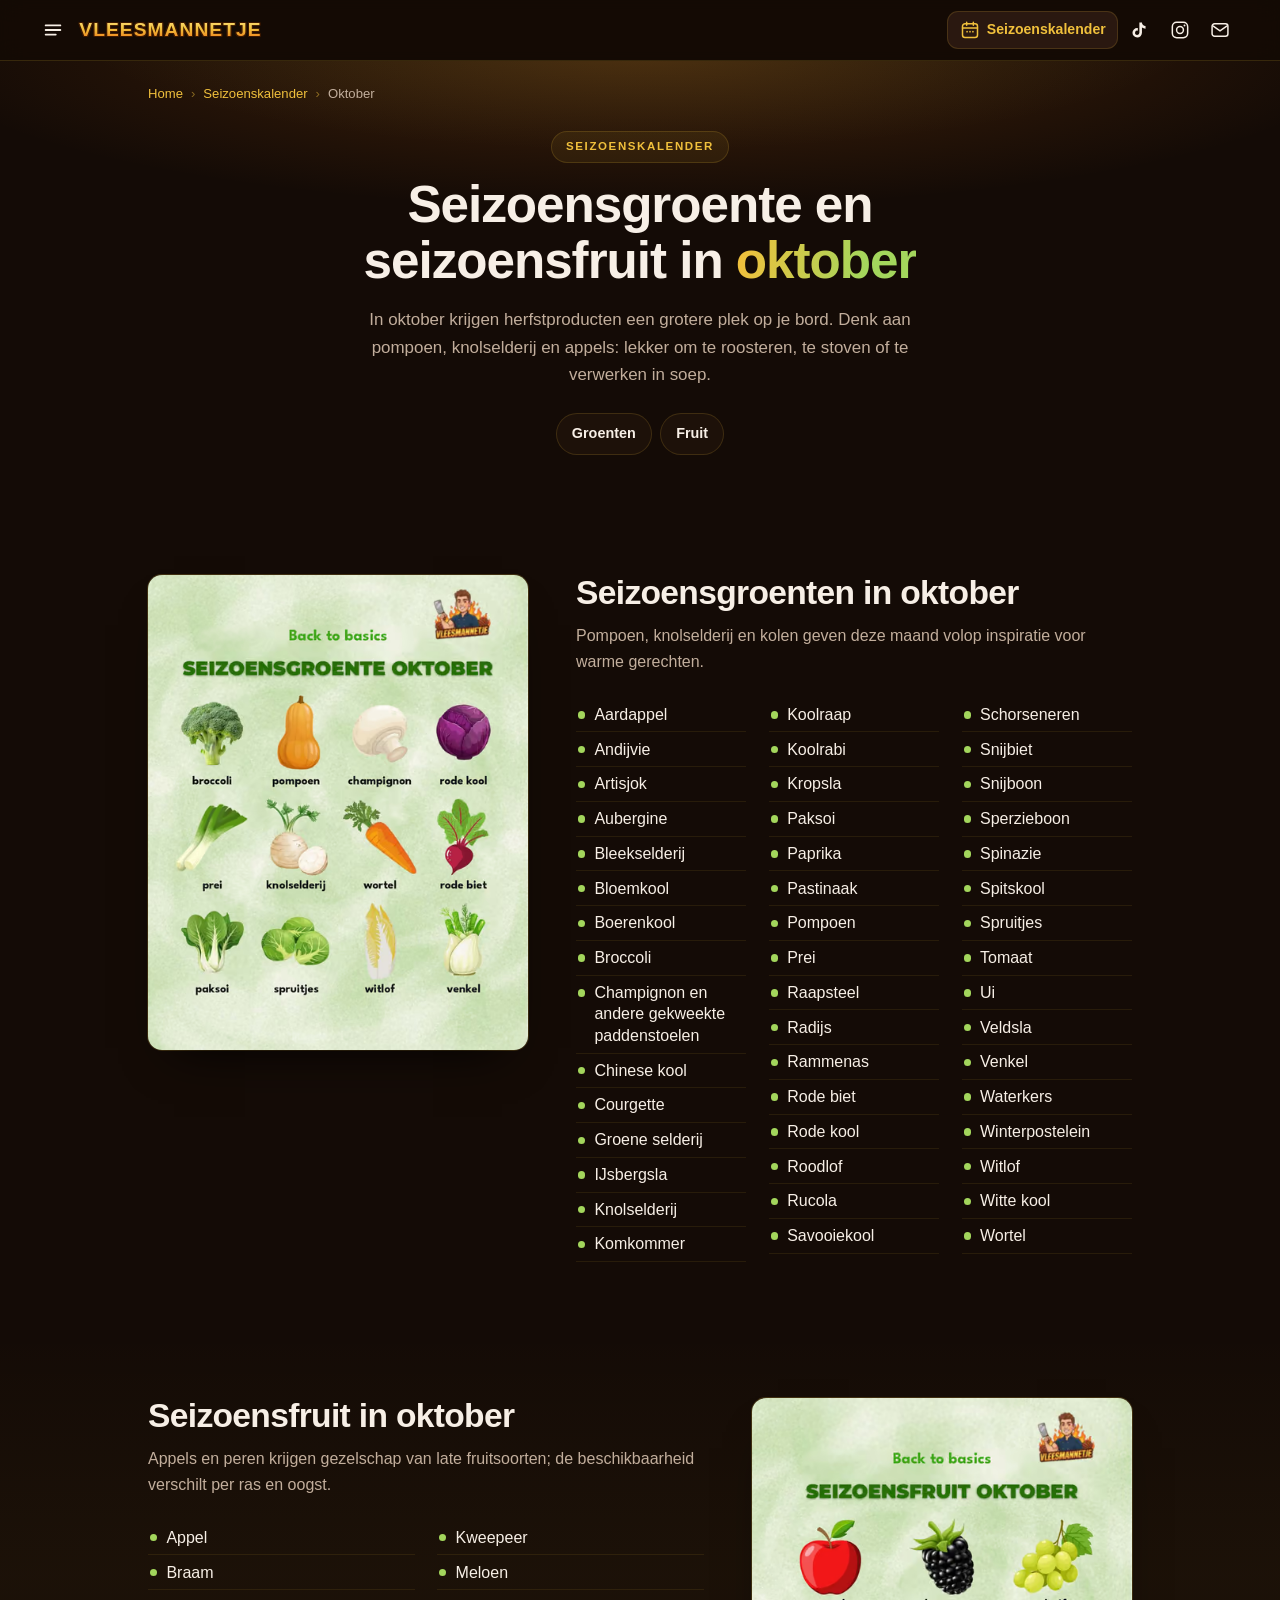
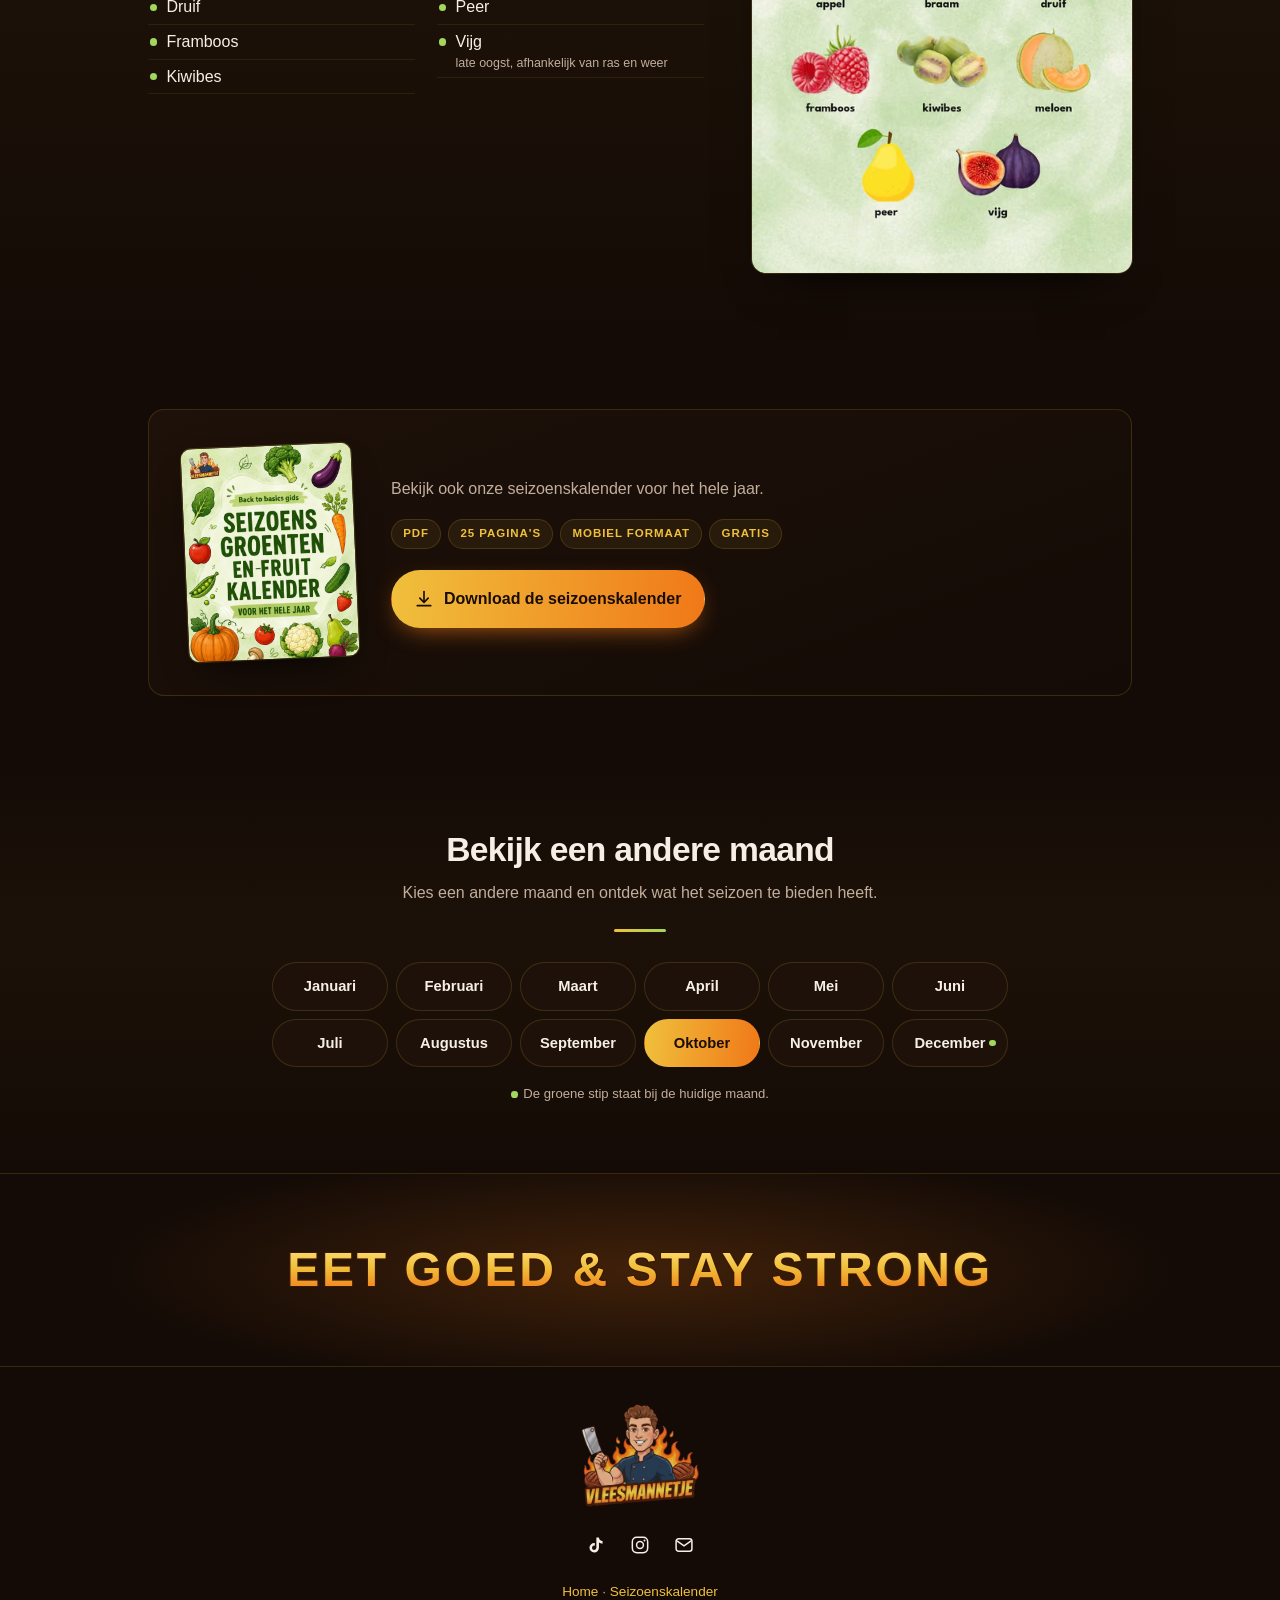
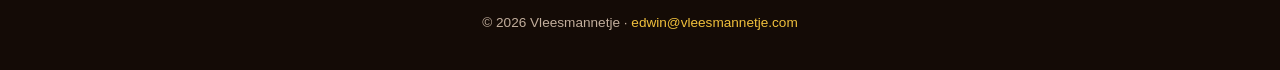
<file: seizoenskalender/oktober/index.html>
<!doctype html>
<html lang="nl">
<head>
<meta charset="utf-8">
<meta name="viewport" content="width=device-width, initial-scale=1">
<title>Seizoensgroente en seizoensfruit in oktober | Vleesmannetje</title>
<meta name="description" content="In oktober krijgen herfstproducten een grotere plek op je bord. Bekijk het volledige overzicht van groente en fruit in oktober.">
<link rel="canonical" href="https://vleesmannetje.com/seizoenskalender/oktober/">
<meta name="theme-color" content="#140B06">
<meta name="color-scheme" content="dark">

<link rel="icon" href="/favicon.ico" sizes="any">
<link rel="icon" href="/assets/img/favicon-32.png" type="image/png" sizes="32x32">
<link rel="apple-touch-icon" href="/assets/img/apple-touch-icon.png">

<meta property="og:type" content="website">
<meta property="og:site_name" content="Vleesmannetje">
<meta property="og:locale" content="nl_NL">
<meta property="og:url" content="https://vleesmannetje.com/seizoenskalender/oktober/">
<meta property="og:title" content="Seizoensgroente en seizoensfruit in oktober">
<meta property="og:description" content="In oktober krijgen herfstproducten een grotere plek op je bord. Bekijk het volledige overzicht van groente en fruit in oktober.">
<meta property="og:image" content="https://vleesmannetje.com/assets/img/kalender/og-oktober.jpg">
<meta property="og:image:width" content="1200">
<meta property="og:image:height" content="630">
<meta property="og:image:alt" content="Seizoenskalender oktober van Vleesmannetje">
<meta name="twitter:card" content="summary_large_image">
<meta name="twitter:title" content="Seizoensgroente en seizoensfruit in oktober">
<meta name="twitter:description" content="In oktober krijgen herfstproducten een grotere plek op je bord. Bekijk het volledige overzicht van groente en fruit in oktober.">
<meta name="twitter:image" content="https://vleesmannetje.com/assets/img/kalender/og-oktober.jpg">

<style>
:root{
  --ink:#140b06; --ink-2:#1d1109; --ink-3:#2a1810;
  --line:rgba(240,192,60,.16);
  --flame:#f07818; --gold:#f0c03c; --gold-hi:#ffe07a;
  --cream:#f7efe6; --muted:#c2ae9c; --outline:#3c1800;
  --leaf:#a3d65c;
  --wrap:64rem; --wrap-breed:100rem; --r:16px;
}
*,*::before,*::after{box-sizing:border-box}
html{-webkit-text-size-adjust:100%;scroll-behavior:smooth}
@media (prefers-reduced-motion:reduce){html{scroll-behavior:auto}
  *,*::before,*::after{animation-duration:.01ms!important;animation-iteration-count:1!important;transition-duration:.01ms!important}}
body{
  margin:0;background:var(--ink);color:var(--cream);
  font:400 1rem/1.65 -apple-system,BlinkMacSystemFont,"Segoe UI",Roboto,Helvetica,Arial,sans-serif;
  -webkit-font-smoothing:antialiased;overflow-x:hidden;
}
img{max-width:100%;height:auto;display:block}
a{color:inherit;text-decoration:none}
h1,h2,h3{margin:0;line-height:1.1;letter-spacing:-.02em;font-weight:800}
p{margin:0}
:focus-visible{outline:2px solid var(--gold);outline-offset:3px;border-radius:4px}
.wrap{width:100%;max-width:var(--wrap);margin:0 auto;padding:0 1.25rem}
.wrap--breed{max-width:var(--wrap-breed)}
.skip{position:absolute;left:-999px;top:0;z-index:99;background:var(--gold);color:var(--ink);padding:.6rem 1rem;font-weight:700}
.skip:focus{left:.5rem;top:.5rem}
.sr{position:absolute;width:1px;height:1px;overflow:hidden;clip:rect(0 0 0 0);white-space:nowrap}

.wordmark{
  font-weight:900;text-transform:uppercase;letter-spacing:.055em;line-height:1;
  background:linear-gradient(180deg,var(--gold-hi) 0%,var(--gold) 44%,var(--flame) 100%);
  -webkit-background-clip:text;background-clip:text;color:transparent;
  filter:
    drop-shadow(0 1px 0 var(--outline)) drop-shadow(0 -1px 0 var(--outline))
    drop-shadow(1px 0 0 var(--outline)) drop-shadow(-1px 0 0 var(--outline));
}

/* ---------- header ---------- */
.hdr{
  position:sticky;top:0;z-index:20;
  background:rgba(20,11,6,.82);backdrop-filter:saturate(140%) blur(12px);
  -webkit-backdrop-filter:saturate(140%) blur(12px);
  border-bottom:1px solid var(--line);
}
.hdr .wrap{display:flex;align-items:center;justify-content:space-between;gap:.75rem;min-height:60px}
.hdr__logo{font-size:1.05rem;white-space:nowrap;min-width:0}
.hdr__nav{display:flex;align-items:center;gap:.15rem;flex:none}
.ico,.navlink{
  display:grid;place-items:center;width:38px;height:38px;border-radius:11px;
  color:var(--cream);border:1px solid transparent;transition:color .18s,background .18s,border-color .18s,transform .18s;
}
.ico:hover,.ico:focus-visible,.navlink:hover,.navlink:focus-visible,.navlink[aria-current]{color:var(--gold);background:var(--ink-3);border-color:var(--line)}
.ico:hover,.ico:focus-visible{transform:translateY(-1px)}
.ico svg,.navlink svg{width:20px;height:20px}
.navlink span{position:absolute;width:1px;height:1px;overflow:hidden;clip:rect(0 0 0 0);white-space:nowrap}

/* ---------- uitschuifmenu ---------- */
.hdr__start{display:flex;align-items:center;gap:.4rem;min-width:0}
.menuknop,.lade__sluit{
  display:grid;place-items:center;flex:none;width:40px;height:40px;border-radius:11px;
  color:var(--cream);border:1px solid transparent;transition:color .18s,background .18s,border-color .18s;
}
.menuknop{margin-left:-.5rem}
.menuknop:hover,.menuknop:focus-visible,.lade__sluit:hover,.lade__sluit:focus-visible{color:var(--gold);background:var(--ink-3);border-color:var(--line)}
.menuknop svg,.lade__sluit svg{width:22px;height:22px}
.lade{position:fixed;inset:0;z-index:40;visibility:hidden;transition:visibility 0s .3s}
.lade:target,.lade.is-open{visibility:visible;transition:none}
.lade__achter{position:absolute;inset:0;background:rgba(8,4,2,.62);opacity:0;transition:opacity .3s}
.lade:target .lade__achter,.lade.is-open .lade__achter{opacity:1}
.lade__paneel{
  position:relative;display:flex;flex-direction:column;width:min(21rem,86vw);height:100%;overflow-y:auto;
  padding:.6rem 1rem 1.5rem;background:var(--ink-2);border-right:1px solid var(--line);
  box-shadow:24px 0 60px -30px rgba(0,0,0,.95);transform:translateX(-102%);transition:transform .3s cubic-bezier(.2,.8,.2,1);
}
.lade:target .lade__paneel,.lade.is-open .lade__paneel{transform:none}
.lade__kop{display:flex;align-items:center;justify-content:space-between;gap:.75rem;min-height:48px;margin-bottom:.9rem;padding-left:.75rem}
.lade__merk{font-size:1rem}
.lade__groep{margin:1.3rem 0 .35rem;padding:0 .75rem;color:var(--gold);font-size:.72rem;font-weight:700;letter-spacing:.16em;text-transform:uppercase}
.lade__lijst{list-style:none;margin:0;padding:0;display:grid;gap:.15rem}
.lade__lijst a{
  display:flex;align-items:center;gap:.8rem;padding:.72rem .75rem;border-radius:12px;font-weight:700;font-size:1.02rem;line-height:1.25;
  border:1px solid transparent;transition:background .18s,border-color .18s,color .18s;
}
.lade__lijst a:hover,.lade__lijst a:focus-visible{background:var(--ink-3);border-color:var(--line);color:var(--gold)}
.lade__lijst a[aria-current]{background:rgba(240,192,60,.07);border-color:var(--line)}
.lade__lijst svg{width:20px;height:20px;flex:none;color:var(--gold)}
.lade__lijst small{display:block;margin-top:.15rem;color:var(--muted);font-size:.8rem;font-weight:500}
.lade__sociaal{display:flex;gap:.35rem;margin-top:auto;padding:1.25rem .4rem 0;border-top:1px solid var(--line)}
html.lade-open{overflow:hidden}
/* smalle schermen: kalender en mail staan in het menu, zo past het woordmerk naast de menuknop */
@media (max-width:29.99rem){.hdr__nav .navlink,.hdr__mail{display:none}}
@media (max-width:22.5rem){.hdr__logo{font-size:.94rem}}

/* ---------- algemeen ---------- */
.eyebrow{
  display:inline-block;margin:0 0 .9rem;padding:.34rem .85rem;border-radius:999px;
  border:1px solid var(--line);background:rgba(240,192,60,.07);
  color:var(--gold);font-size:.72rem;font-weight:700;letter-spacing:.14em;text-transform:uppercase;
}
h1{font-size:clamp(1.85rem,6.8vw,3.2rem)}
h1 .leaf{
  background:linear-gradient(100deg,var(--gold) 4%,var(--leaf) 72%);
  -webkit-background-clip:text;background-clip:text;color:transparent;
}
.lede{margin:1rem auto 0;max-width:38rem;color:var(--muted);font-size:1.06rem}
.btn{
  display:inline-flex;align-items:center;justify-content:center;gap:.6rem;
  padding:.95rem 1.4rem;border-radius:999px;font-weight:700;font-size:1rem;
  border:1px solid transparent;transition:transform .18s,box-shadow .18s,background .18s,border-color .18s;
}
.btn svg{width:20px;height:20px;flex:none}
.btn:hover,.btn:focus-visible{transform:translateY(-2px)}
.btn--tt{
  background:linear-gradient(96deg,var(--gold),var(--flame));color:#1a0d04;
  box-shadow:0 8px 26px -10px rgba(240,120,24,.85);
}
.btn--tt:hover,.btn--tt:focus-visible{box-shadow:0 12px 32px -10px rgba(240,120,24,1)}
.btn--ig{background:var(--ink-3);color:var(--cream);border-color:var(--line)}
.btn--ig:hover,.btn--ig:focus-visible{border-color:var(--gold);color:var(--gold)}

section[id]{scroll-margin-top:72px}
.sect{padding:3rem 0}
.sect--alt{background:linear-gradient(180deg,transparent,rgba(240,192,60,.035) 40%,transparent)}
.sect__head{text-align:center;max-width:38rem;margin:0 auto 1.9rem}
h2{font-size:clamp(1.45rem,4.4vw,2.1rem)}
.sect__head p{margin-top:.7rem;color:var(--muted)}
.rule{width:52px;height:3px;margin:1.4rem auto 0;border-radius:3px;background:linear-gradient(90deg,var(--gold),var(--leaf))}

/* ---------- kop van de pagina ---------- */
.khero{position:relative;padding:1.1rem 0 2.5rem;overflow:hidden}
.khero::before{
  content:"";position:absolute;inset:-30% -30% auto;height:120%;pointer-events:none;
  background:
    radial-gradient(52% 42% at 50% 24%,rgba(240,120,24,.2),transparent 68%),
    radial-gradient(40% 34% at 50% 18%,rgba(163,214,92,.12),transparent 70%);
}
.khero .wrap{position:relative}
.crumbs{display:flex;flex-wrap:wrap;align-items:center;gap:.35rem .5rem;margin:0 0 1.6rem;padding:0;list-style:none;font-size:.82rem;color:var(--muted)}
.crumbs li{display:flex;align-items:center;gap:.5rem}
.crumbs li+li::before{content:"\203A";color:rgba(240,192,60,.5)}
.crumbs a{color:var(--gold)}
.crumbs a:hover,.crumbs a:focus-visible{text-decoration:underline;text-underline-offset:3px}
.khero__kop{text-align:center;max-width:46rem;margin:0 auto}
.khero__nu{margin-top:1.6rem}
.sprong{display:flex;flex-wrap:wrap;justify-content:center;gap:.5rem;margin:1.5rem 0 0;padding:0;list-style:none}
.sprong a{display:inline-flex;align-items:center;gap:.45rem;padding:.5rem .95rem;border-radius:999px;
  border:1px solid var(--line);background:var(--ink-2);font-size:.9rem;font-weight:600;transition:border-color .18s,color .18s}
.sprong a:hover,.sprong a:focus-visible{border-color:var(--gold);color:var(--gold)}

/* kop met foto: alle tekst wit, een zacht verloop maakt de tekst leesbaar */
.khero.khero--foto{display:grid;min-height:clamp(34rem,86svh,40rem);padding:0;isolation:isolate;color:#fff}
.khero--foto::before{display:none}
.khero__foto{position:absolute;inset:0;z-index:-2}
.khero__foto img{width:100%;height:100%;object-fit:cover;object-position:var(--focus,50% 50%)}
.khero--foto::after{
  content:"";position:absolute;inset:0;z-index:-1;pointer-events:none;
  background:
    linear-gradient(180deg,rgba(14,8,4,.5) 0%,rgba(14,8,4,0) 22%),
    linear-gradient(0deg,rgba(14,8,4,.92) 0%,rgba(14,8,4,.72) 34%,rgba(14,8,4,.18) 66%,rgba(14,8,4,0) 80%);
}
.khero__laag{display:flex;flex-direction:column;justify-content:space-between;gap:2.5rem;padding-top:1.1rem;padding-bottom:2.25rem}
.khero--foto .crumbs{margin:0;color:#fff;text-shadow:0 1px 8px rgba(0,0,0,.45)}
.khero--foto .crumbs a{color:#fff}
.khero--foto .crumbs li+li::before{color:#fff}
.khero--foto .khero__kop{text-align:left;margin:0;max-width:42rem}
.khero--foto .eyebrow{color:#fff;border-color:rgba(255,255,255,.5);background:rgba(14,8,4,.28)}
.khero--foto h1{max-width:11.5em;color:#fff;text-shadow:0 2px 22px rgba(0,0,0,.4);font-size:clamp(1.85rem,5.4vw,2.6rem)}
.khero__tekst{margin-top:.95rem;max-width:30rem;color:#fff;font-size:1.06rem;text-shadow:0 1px 12px rgba(0,0,0,.5)}
.khero--foto .khero__nu{margin-top:1.5rem}
.btn--glas{
  color:#fff;border-color:rgba(255,255,255,.6);background:rgba(14,8,4,.42);
  -webkit-backdrop-filter:blur(8px);backdrop-filter:blur(8px);
}
.btn--glas:hover,.btn--glas:focus-visible{border-color:#fff;background:rgba(14,8,4,.62)}

/* ---------- intro ---------- */
.tekst{max-width:40rem;margin:0 auto;color:var(--muted);font-size:1.03rem}
.tekst p+p{margin-top:1rem}
.tekst p:first-child{color:var(--cream);font-size:1.1rem}

/* ---------- maandkaarten ---------- */
.maanden{list-style:none;margin:0;padding:0;display:grid;grid-template-columns:repeat(2,minmax(0,1fr));gap:.75rem}
.mkaart{
  position:relative;display:flex;flex-direction:column;height:100%;overflow:hidden;
  border:1px solid var(--line);border-radius:var(--r);background:linear-gradient(160deg,var(--ink-2),var(--ink));
  transition:border-color .2s,transform .2s,box-shadow .2s;
}
.mkaart:hover,.mkaart:focus-visible{border-color:rgba(240,192,60,.55);transform:translateY(-3px);box-shadow:0 18px 36px -24px rgba(0,0,0,.95)}
.mkaart img{width:100%;aspect-ratio:10/7;object-fit:cover}
.mkaart__body{display:flex;flex-direction:column;gap:.25rem;padding:.75rem .85rem .95rem}
.mkaart h3{font-size:1.08rem}
.mkaart__link{display:inline-flex;align-items:center;gap:.3rem;color:var(--gold);font-size:.84rem;font-weight:700}
.mkaart__link svg{width:16px;height:16px;transition:transform .2s}
.mkaart:hover .mkaart__link svg,.mkaart:focus-visible .mkaart__link svg{transform:translateX(3px)}
.mkaart__nu{
  display:none;position:absolute;top:.55rem;left:.55rem;padding:.26rem .6rem;border-radius:999px;
  background:var(--gold);color:#1a0d04;font-size:.66rem;font-weight:800;letter-spacing:.07em;text-transform:uppercase;
  box-shadow:0 6px 16px -6px rgba(0,0,0,.6);
}
.mkaart.is-nu{border-color:var(--gold);box-shadow:0 0 0 1px var(--gold)}
.mkaart.is-nu .mkaart__nu{display:block}

/* ---------- download ---------- */
.gids{
  display:grid;gap:1.5rem;align-items:center;
  border:1px solid var(--line);border-radius:var(--r);padding:1.5rem;
  background:linear-gradient(160deg,var(--ink-2),var(--ink));
}
.gids__cover{
  justify-self:center;width:min(56vw,200px);border-radius:10px;
  box-shadow:0 18px 40px -18px rgba(0,0,0,.9),0 0 0 1px rgba(240,192,60,.22);
  transform:rotate(-2.5deg);transition:transform .25s;
}
.gids:hover .gids__cover{transform:rotate(0) translateY(-3px)}
.gids h2,.gids h3{font-size:clamp(1.25rem,4vw,1.6rem);margin-bottom:.55rem}
.gids p{color:var(--muted)}
.gids__meta{display:flex;flex-wrap:wrap;gap:.45rem;margin:1rem 0 0;list-style:none;padding:0}
.gids__meta li{
  padding:.28rem .7rem;border-radius:999px;border:1px solid var(--line);
  background:rgba(240,192,60,.07);color:var(--gold);font-size:.72rem;font-weight:700;
  letter-spacing:.08em;text-transform:uppercase;
}
.gids .btn{margin-top:1.3rem}
.gids--klein .gids__cover{width:min(40vw,150px)}
.gids--breed .gids__actie .btn{margin-top:0}

/* ---------- maandpagina: beeld en lijst ---------- */
.duo{display:grid;gap:1.3rem;grid-template-areas:"kop" "img" "lijst"}
.duo__kop{grid-area:kop}
.duo__kop p{margin-top:.65rem;color:var(--muted)}
.duo__img{grid-area:img;margin:0;justify-self:center;width:100%;max-width:420px}
.duo__img img{width:100%;border-radius:14px;box-shadow:0 24px 46px -26px rgba(0,0,0,.95),0 0 0 1px rgba(240,192,60,.2)}
.duo__lijst{grid-area:lijst}
.lijst{list-style:none;margin:0;padding:0;columns:2;column-gap:1.4rem}
.lijst li{
  break-inside:avoid;position:relative;padding:.38rem 0 .38rem 1.15rem;
  border-bottom:1px solid rgba(240,192,60,.09);line-height:1.35;
}
.lijst li::before{content:"";position:absolute;left:.12rem;top:.84rem;width:.46rem;height:.46rem;border-radius:50%;background:var(--leaf)}
.lijst small{display:block;margin-top:.12rem;color:var(--muted);font-size:.78rem;line-height:1.35}
.noot{margin-top:1.1rem;padding:.8rem 1rem;border-radius:12px;border:1px solid var(--line);background:rgba(240,192,60,.06);color:var(--muted);font-size:.9rem}

/* ---------- maandnavigatie ---------- */
.mnav ul{list-style:none;margin:0 auto;padding:0;display:grid;grid-template-columns:repeat(3,minmax(0,1fr));gap:.5rem;max-width:46rem}
.mnav a{
  position:relative;display:block;text-align:center;padding:.7rem .4rem;border-radius:999px;
  border:1px solid var(--line);background:var(--ink-2);font-weight:700;font-size:.92rem;
  transition:border-color .18s,color .18s,transform .18s;
}
.mnav a:hover,.mnav a:focus-visible{border-color:var(--gold);color:var(--gold);transform:translateY(-1px)}
.mnav a[aria-current="page"]{background:linear-gradient(96deg,var(--gold),var(--flame));color:#1a0d04;border-color:transparent}
.mnav a.is-nu::after{content:"";position:absolute;top:50%;right:.7rem;width:.42rem;height:.42rem;margin-top:-.21rem;border-radius:50%;background:var(--leaf)}
.mnav__legenda{margin-top:1rem;text-align:center;color:var(--muted);font-size:.82rem}
.mnav__legenda i{display:inline-block;width:.42rem;height:.42rem;margin-right:.35rem;border-radius:50%;background:var(--leaf);vertical-align:middle}

/* ---------- afsluiter en footer ---------- */
.signoff{
  position:relative;text-align:center;padding:3.5rem 0;overflow:hidden;
  border-top:1px solid var(--line);border-bottom:1px solid var(--line);
}
.signoff::before{
  content:"";position:absolute;inset:0;pointer-events:none;
  background:radial-gradient(60% 90% at 50% 50%,rgba(240,120,24,.2),transparent 70%);
}
.signoff p{position:relative;font-size:clamp(1.45rem,6.4vw,3rem)}
.signoff .wrap{position:relative}
.ftr{padding:2.25rem 0;text-align:center;color:var(--muted);font-size:.85rem}
.ftr__logo{width:120px;margin:0 auto 1.1rem;opacity:.9}
.ftr__nav{display:flex;justify-content:center;gap:.35rem;margin-bottom:1.1rem}
.ftr a.txt{color:var(--gold)}
.ftr__links{margin-bottom:.5rem}

@media (min-width:30rem){
  .mnav ul{grid-template-columns:repeat(4,minmax(0,1fr))}
}
@media (min-width:40rem){
  .navlink{display:flex;gap:.45rem;width:auto;padding:0 .7rem;font-size:.88rem;font-weight:700}
  .navlink span{position:static;width:auto;height:auto;overflow:visible;clip:auto}
  .maanden{grid-template-columns:repeat(3,minmax(0,1fr));gap:1rem}
}
@media (min-width:48rem){
  .hdr__logo{font-size:1.2rem}
  .wrap--breed{padding:0 clamp(1.5rem,3.2vw,3rem)}
  .khero{padding:1.4rem 0 3.25rem}
  .khero.khero--foto{min-height:clamp(30rem,72vh,42rem)}
  .khero__laag{padding-top:1.4rem;padding-bottom:3.5rem}
  .khero__tekst{font-size:1.14rem}
  .sect{padding:4.25rem 0}
  .gids{grid-template-columns:230px 1fr;gap:2.25rem;padding:2.25rem}
  .gids__cover{width:230px}
  .gids--klein{grid-template-columns:170px 1fr}
  .gids--klein .gids__cover{width:170px}
  .gids--breed{grid-template-areas:"cover tekst" "cover actie";row-gap:1.3rem;align-content:center}
  .gids--breed>picture{grid-area:cover}
  .gids--breed .gids__tekst{grid-area:tekst}
  .gids--breed .gids__actie{grid-area:actie}
  .mnav ul{grid-template-columns:repeat(6,minmax(0,1fr))}
  .signoff{padding:4.5rem 0}
}
/* staande tablets: de staande foto, met een hogere kop zodat hand en tekst onder elkaar passen */
@media (min-width:48rem) and (max-aspect-ratio:6/5){
  .khero.khero--foto{min-height:clamp(34rem,80vh,60rem)}
}
@media (min-width:52rem){
  .duo{grid-template-columns:380px minmax(0,1fr);grid-template-rows:auto 1fr;column-gap:3rem;row-gap:1.4rem;
    grid-template-areas:"img kop" "img lijst";align-items:start}
  .duo--om{grid-template-columns:minmax(0,1fr) 380px;grid-template-areas:"kop img" "lijst img"}
}
@media (min-width:60rem){
  .maanden{grid-template-columns:repeat(4,minmax(0,1fr))}
  .lijst--lang{columns:3}
}
@media (min-width:64rem){
  .gids--breed{grid-template-columns:250px minmax(0,1fr) auto;grid-template-areas:"cover tekst actie";column-gap:3rem;padding:2.5rem 3rem}
  .gids--breed .gids__cover{width:250px}
  .gids--breed h2{font-size:clamp(1.6rem,2.3vw,2.05rem)}
  .gids--breed p{max-width:42rem;font-size:1.05rem}
  .gids--breed .gids__actie{align-self:center}
}
@media (min-width:80rem){
  /* vanaf hier staat de tekst links naast het onderwerp: verloop van links */
  .khero--foto h1{font-size:3.2rem}
  .khero__tekst{max-width:36rem}
  .khero--foto::after{
    background:
      linear-gradient(180deg,rgba(14,8,4,.45) 0%,rgba(14,8,4,0) 20%),
      linear-gradient(90deg,rgba(14,8,4,.76) 0%,rgba(14,8,4,.52) 34%,rgba(14,8,4,.08) 62%,rgba(14,8,4,0) 78%),
      linear-gradient(0deg,rgba(20,11,6,.8) 0%,rgba(20,11,6,0) 18%);
  }
  .maanden{gap:1.5rem}
  .mkaart__body{padding:.95rem 1.15rem 1.15rem}
  .mkaart h3{font-size:1.24rem}
  .mkaart__link{font-size:.9rem}
}
</style>
</head>
<body>
<a class="skip" href="#main">Naar de inhoud</a>

<header class="hdr">
  <div class="wrap wrap--breed">
    <div class="hdr__start">
      <a class="menuknop" href="#menu" aria-controls="menu" aria-label="Menu openen">
        <svg viewBox="0 0 24 24" fill="none" stroke="currentColor" stroke-width="2" stroke-linecap="round" aria-hidden="true"><path d="M4 7h16M4 12h16M4 17h11"/></svg>
      </a>
      <a class="hdr__logo wordmark" href="/">Vleesmannetje</a>
    </div>
    <nav class="hdr__nav" aria-label="Snelmenu">
      <a class="navlink" href="/seizoenskalender/" aria-current="true">
        <svg viewBox="0 0 24 24" fill="none" stroke="currentColor" stroke-width="1.8" stroke-linecap="round" aria-hidden="true"><rect x="3" y="4.5" width="18" height="16.5" rx="3"/><path d="M3 9.5h18M8 2.8v3.4M16 2.8v3.4"/><circle cx="8.5" cy="14" r="1" fill="currentColor" stroke="none"/><circle cx="12" cy="14" r="1" fill="currentColor" stroke="none"/><circle cx="15.5" cy="14" r="1" fill="currentColor" stroke="none"/></svg><span>Seizoenskalender</span>
      </a>
      <a class="ico" href="https://www.tiktok.com/@vleesmannetje" target="_blank" rel="me noopener" aria-label="Vleesmannetje op TikTok">
        <svg viewBox="0 0 24 24" fill="currentColor" aria-hidden="true"><path d="M16.6 5.82A4.28 4.28 0 0 1 15.54 3h-3.09v12.4a2.59 2.59 0 0 1-2.59 2.5 2.59 2.59 0 1 1 .72-5.08v-3.13a5.7 5.7 0 0 0-.72-.05A5.69 5.69 0 1 0 15.54 15.4V9.01a7.35 7.35 0 0 0 4.3 1.38V7.3a4.29 4.29 0 0 1-3.24-1.48Z"/></svg>
      </a>
      <a class="ico" href="https://www.instagram.com/vleesmannetje/" target="_blank" rel="me noopener" aria-label="Vleesmannetje op Instagram">
        <svg viewBox="0 0 24 24" fill="none" stroke="currentColor" stroke-width="1.8" aria-hidden="true"><rect x="2.8" y="2.8" width="18.4" height="18.4" rx="5.2"/><circle cx="12" cy="12" r="4.1"/><circle cx="17.4" cy="6.6" r="1.15" fill="currentColor" stroke="none"/></svg>
      </a>
      <a class="ico hdr__mail" href="mailto:edwin@vleesmannetje.com" aria-label="Mail Vleesmannetje">
        <svg viewBox="0 0 24 24" fill="none" stroke="currentColor" stroke-width="1.8" aria-hidden="true"><rect x="2.5" y="4.5" width="19" height="15" rx="3"/><path d="m3.5 7 8.5 6 8.5-6"/></svg>
      </a>
    </nav>
  </div>
</header>

<div class="lade" id="menu">
  <a class="lade__achter" href="#" tabindex="-1" aria-hidden="true" data-sluit></a>
  <div class="lade__paneel" role="dialog" aria-modal="true" aria-label="Menu">
    <div class="lade__kop">
      <span class="lade__merk wordmark">Vleesmannetje</span>
      <a class="lade__sluit" href="#" aria-label="Menu sluiten" data-sluit><svg viewBox="0 0 24 24" fill="none" stroke="currentColor" stroke-width="2" stroke-linecap="round" aria-hidden="true"><path d="M6 6l12 12M18 6 6 18"/></svg></a>
    </div>
    <nav aria-label="Hoofdmenu">
      <ul class="lade__lijst" role="list">
        <li><a href="/"><svg viewBox="0 0 24 24" fill="none" stroke="currentColor" stroke-width="1.8" stroke-linecap="round" stroke-linejoin="round" aria-hidden="true"><path d="M4 10.5 12 4l8 6.5V19a1 1 0 0 1-1 1h-4.5v-5.5h-5V20H5a1 1 0 0 1-1-1z"/></svg>Home</a></li>
        <li><a href="/#verhaal"><svg viewBox="0 0 24 24" fill="none" stroke="currentColor" stroke-width="1.8" stroke-linecap="round" aria-hidden="true"><circle cx="12" cy="8.2" r="3.7"/><path d="M4.8 20c.9-3.6 3.7-5.6 7.2-5.6s6.3 2 7.2 5.6"/></svg>Over mij</a></li>
      </ul>
      <p class="lade__groep">Inspiratie</p>
      <ul class="lade__lijst" role="list">
        <li><a href="/seizoenskalender/" aria-current="true"><svg viewBox="0 0 24 24" fill="none" stroke="currentColor" stroke-width="1.8" stroke-linecap="round" stroke-linejoin="round" aria-hidden="true"><path d="M5 19c0-8.5 5.5-14 15-14 0 9.5-5.5 15-14 15"/><path d="M5 19 13 11"/></svg><span>Seizoensgroenten<small>Groente en fruit per maand</small></span></a></li>
      </ul>
      <p class="lade__groep">Contact</p>
      <ul class="lade__lijst" role="list">
        <li><a href="/#contact"><svg viewBox="0 0 24 24" fill="none" stroke="currentColor" stroke-width="1.8" aria-hidden="true"><rect x="2.5" y="4.5" width="19" height="15" rx="3"/><path d="m3.5 7 8.5 6 8.5-6"/></svg>Samenwerken</a></li>
      </ul>
    </nav>
    <div class="lade__sociaal">
      <a class="ico" href="https://www.tiktok.com/@vleesmannetje" target="_blank" rel="me noopener" aria-label="Vleesmannetje op TikTok"><svg viewBox="0 0 24 24" fill="currentColor" aria-hidden="true"><path d="M16.6 5.82A4.28 4.28 0 0 1 15.54 3h-3.09v12.4a2.59 2.59 0 0 1-2.59 2.5 2.59 2.59 0 1 1 .72-5.08v-3.13a5.7 5.7 0 0 0-.72-.05A5.69 5.69 0 1 0 15.54 15.4V9.01a7.35 7.35 0 0 0 4.3 1.38V7.3a4.29 4.29 0 0 1-3.24-1.48Z"/></svg></a>
      <a class="ico" href="https://www.instagram.com/vleesmannetje/" target="_blank" rel="me noopener" aria-label="Vleesmannetje op Instagram"><svg viewBox="0 0 24 24" fill="none" stroke="currentColor" stroke-width="1.8" aria-hidden="true"><rect x="2.8" y="2.8" width="18.4" height="18.4" rx="5.2"/><circle cx="12" cy="12" r="4.1"/><circle cx="17.4" cy="6.6" r="1.15" fill="currentColor" stroke="none"/></svg></a>
      <a class="ico" href="mailto:edwin@vleesmannetje.com" aria-label="Mail Vleesmannetje"><svg viewBox="0 0 24 24" fill="none" stroke="currentColor" stroke-width="1.8" aria-hidden="true"><rect x="2.5" y="4.5" width="19" height="15" rx="3"/><path d="m3.5 7 8.5 6 8.5-6"/></svg></a>
    </div>
  </div>
</div>

<main id="main">

  <section class="khero">
    <div class="wrap">
      <ol class="crumbs" aria-label="Kruimelpad"><li><a href="/">Home</a></li><li><a href="/seizoenskalender/">Seizoenskalender</a></li><li aria-current="page">Oktober</li></ol>
      <div class="khero__kop">
        <span class="eyebrow">Seizoenskalender</span>
        <h1>Seizoensgroente en seizoensfruit in <span class="leaf">oktober</span></h1>
        <p class="lede">In oktober krijgen herfstproducten een grotere plek op je bord. Denk aan pompoen, knolselderij en appels: lekker om te roosteren, te stoven of te verwerken in soep.</p>
        <ul class="sprong" role="list">
          <li><a href="#groente">Groenten</a></li>
          <li><a href="#fruit">Fruit</a></li>
        </ul>
      </div>
    </div>
  </section>

  <section class="sect" id="groente">
    <div class="wrap">
      <div class="duo">
        <div class="duo__kop">
          <h2>Seizoensgroenten in oktober</h2>
          <p>Pompoen, knolselderij en kolen geven deze maand volop inspiratie voor warme gerechten.</p>
        </div>
        <figure class="duo__img">
        <picture>
          <source type="image/avif" sizes="(min-width:52rem) 380px, (min-width:30rem) 420px, calc(100vw - 2.5rem)" srcset="/assets/img/kalender/oktober-groente-480.avif 480w, /assets/img/kalender/oktober-groente-840.avif 840w">
          <source type="image/webp" sizes="(min-width:52rem) 380px, (min-width:30rem) 420px, calc(100vw - 2.5rem)" srcset="/assets/img/kalender/oktober-groente-480.webp 480w, /assets/img/kalender/oktober-groente-840.webp 840w">
          <img src="/assets/img/kalender/oktober-groente-480.webp" width="840" height="1050"
               alt="Kalenderbeeld met seizoensgroente in oktober: broccoli, pompoen, champignon, rode kool, prei, knolselderij, wortel, rode biet, paksoi, spruitjes, witlof en venkel." decoding="async">
        </picture>
        </figure>
        <div class="duo__lijst">
          <ul class="lijst lijst--lang">
            <li>Aardappel</li><li>Andijvie</li><li>Artisjok</li><li>Aubergine</li><li>Bleekselderij</li><li>Bloemkool</li><li>Boerenkool</li><li>Broccoli</li><li>Champignon en andere gekweekte paddenstoelen</li><li>Chinese kool</li><li>Courgette</li><li>Groene selderij</li><li>IJsbergsla</li><li>Knolselderij</li><li>Komkommer</li><li>Koolraap</li><li>Koolrabi</li><li>Kropsla</li><li>Paksoi</li><li>Paprika</li><li>Pastinaak</li><li>Pompoen</li><li>Prei</li><li>Raapsteel</li><li>Radijs</li><li>Rammenas</li><li>Rode biet</li><li>Rode kool</li><li>Roodlof</li><li>Rucola</li><li>Savooiekool</li><li>Schorseneren</li><li>Snijbiet</li><li>Snijboon</li><li>Sperzieboon</li><li>Spinazie</li><li>Spitskool</li><li>Spruitjes</li><li>Tomaat</li><li>Ui</li><li>Veldsla</li><li>Venkel</li><li>Waterkers</li><li>Winterpostelein</li><li>Witlof</li><li>Witte kool</li><li>Wortel</li>
          </ul>
        </div>
      </div>
    </div>
  </section>

  <section class="sect sect--alt" id="fruit">
    <div class="wrap">
      <div class="duo duo--om">
        <div class="duo__kop">
          <h2>Seizoensfruit in oktober</h2>
          <p>Appels en peren krijgen gezelschap van late fruitsoorten; de beschikbaarheid verschilt per ras en oogst.</p>
        </div>
        <figure class="duo__img">
        <picture>
          <source type="image/avif" sizes="(min-width:52rem) 380px, (min-width:30rem) 420px, calc(100vw - 2.5rem)" srcset="/assets/img/kalender/oktober-fruit-480.avif 480w, /assets/img/kalender/oktober-fruit-840.avif 840w">
          <source type="image/webp" sizes="(min-width:52rem) 380px, (min-width:30rem) 420px, calc(100vw - 2.5rem)" srcset="/assets/img/kalender/oktober-fruit-480.webp 480w, /assets/img/kalender/oktober-fruit-840.webp 840w">
          <img src="/assets/img/kalender/oktober-fruit-480.webp" width="840" height="1050"
               alt="Kalenderbeeld met seizoensfruit in oktober: appel, braam, druif, framboos, kiwibes, meloen, peer en vijg." loading="lazy" decoding="async">
        </picture>
        </figure>
        <div class="duo__lijst">
          <ul class="lijst">
            <li>Appel</li><li>Braam</li><li>Druif</li><li>Framboos</li><li>Kiwibes</li><li>Kweepeer</li><li>Meloen</li><li>Peer</li><li>Vijg <small>late oogst, afhankelijk van ras en weer</small></li>
          </ul>
        </div>
      </div>
    </div>
  </section>

  <section class="sect" id="download">
    <div class="wrap">
      <div class="gids gids--klein">
        <picture>
          <source srcset="/assets/img/gids-cover.avif" type="image/avif">
          <img class="gids__cover" src="/assets/img/gids-cover.webp" width="520" height="650"
               alt="Cover van de seizoenskalender voor groente en fruit" loading="lazy" decoding="async">
        </picture>
        <div class="gids__tekst">

          <p>Bekijk ook onze seizoenskalender voor het hele jaar.</p>
          <ul class="gids__meta">
            <li>PDF</li><li>25 pagina's</li><li>Mobiel formaat</li><li>Gratis</li>
          </ul>
          <a class="btn btn--tt" href="/Seizoensgroente-Kalender-Vleesmannetje.pdf" download>
            <svg viewBox="0 0 24 24" fill="none" stroke="currentColor" stroke-width="2" stroke-linecap="round" stroke-linejoin="round" aria-hidden="true"><path d="M12 3v12"/><path d="m7 11 5 5 5-5"/><path d="M4 20h16"/></svg>
            Download de seizoenskalender
          </a>
        </div>
      </div>
    </div>
  </section>

  <section class="sect sect--alt" id="andere-maand">
    <div class="wrap">
      <div class="sect__head">
        <h2>Bekijk een andere maand</h2>
        <p>Kies een andere maand en ontdek wat het seizoen te bieden heeft.</p>
        <div class="rule"></div>
      </div>
      <nav class="mnav" aria-label="Maanden">
        <ul role="list">
          <li><a href="/seizoenskalender/januari/" data-maand="januari">Januari</a></li><li><a href="/seizoenskalender/februari/" data-maand="februari">Februari</a></li><li><a href="/seizoenskalender/maart/" data-maand="maart">Maart</a></li><li><a href="/seizoenskalender/april/" data-maand="april">April</a></li><li><a href="/seizoenskalender/mei/" data-maand="mei">Mei</a></li><li><a href="/seizoenskalender/juni/" data-maand="juni">Juni</a></li><li><a href="/seizoenskalender/juli/" data-maand="juli">Juli</a></li><li><a href="/seizoenskalender/augustus/" data-maand="augustus">Augustus</a></li><li><a href="/seizoenskalender/september/" data-maand="september">September</a></li><li><a href="/seizoenskalender/oktober/" data-maand="oktober" aria-current="page">Oktober</a></li><li><a href="/seizoenskalender/november/" data-maand="november">November</a></li><li><a href="/seizoenskalender/december/" data-maand="december">December</a></li>
        </ul>
        <p class="mnav__legenda" id="legenda" hidden><i aria-hidden="true"></i>De groene stip staat bij de huidige maand.</p>
      </nav>
    </div>
  </section>

  <section class="signoff">
    <div class="wrap"><p class="wordmark">Eet goed &amp; stay strong</p></div>
  </section>

</main>

<footer class="ftr">
  <div class="wrap">
    <picture>
      <source srcset="/assets/img/logo-300.avif" type="image/avif">
      <img class="ftr__logo" src="/assets/img/logo-300.webp" width="300" height="263" alt="" loading="lazy">
    </picture>
    <nav class="ftr__nav" aria-label="Sociale media">
      <a class="ico" href="https://www.tiktok.com/@vleesmannetje" target="_blank" rel="me noopener" aria-label="TikTok">
        <svg viewBox="0 0 24 24" fill="currentColor" aria-hidden="true"><path d="M16.6 5.82A4.28 4.28 0 0 1 15.54 3h-3.09v12.4a2.59 2.59 0 0 1-2.59 2.5 2.59 2.59 0 1 1 .72-5.08v-3.13a5.7 5.7 0 0 0-.72-.05A5.69 5.69 0 1 0 15.54 15.4V9.01a7.35 7.35 0 0 0 4.3 1.38V7.3a4.29 4.29 0 0 1-3.24-1.48Z"/></svg></a>
      <a class="ico" href="https://www.instagram.com/vleesmannetje/" target="_blank" rel="me noopener" aria-label="Instagram">
        <svg viewBox="0 0 24 24" fill="none" stroke="currentColor" stroke-width="1.8" aria-hidden="true"><rect x="2.8" y="2.8" width="18.4" height="18.4" rx="5.2"/><circle cx="12" cy="12" r="4.1"/><circle cx="17.4" cy="6.6" r="1.15" fill="currentColor" stroke="none"/></svg></a>
      <a class="ico" href="mailto:edwin@vleesmannetje.com" aria-label="Mail">
        <svg viewBox="0 0 24 24" fill="none" stroke="currentColor" stroke-width="1.8" aria-hidden="true"><rect x="2.5" y="4.5" width="19" height="15" rx="3"/><path d="m3.5 7 8.5 6 8.5-6"/></svg></a>
    </nav>
    <p class="ftr__links"><a class="txt" href="/">Home</a> &middot; <a class="txt" href="/seizoenskalender/">Seizoenskalender</a></p>
    <p>&copy; <span id="jaar">2026</span> Vleesmannetje &middot; <a class="txt" href="mailto:edwin@vleesmannetje.com">edwin@vleesmannetje.com</a></p>
  </div>
</footer>

<script>
(function(){
  var y=document.getElementById('jaar');if(y)y.textContent=new Date().getFullYear();
  var slugs=["januari", "februari", "maart", "april", "mei", "juni", "juli", "augustus", "september", "oktober", "november", "december"];
  var namen=["januari", "februari", "maart", "april", "mei", "juni", "juli", "augustus", "september", "oktober", "november", "december"];
  var m=new Date().getMonth(),slug=slugs[m];
  var els=document.querySelectorAll('[data-maand="'+slug+'"]');
  for(var i=0;i<els.length;i++){
    els[i].classList.add('is-nu');
    var sr=document.createElement('span');sr.className='sr';sr.textContent=', huidige maand';
    els[i].appendChild(sr);
  }
  var nu=document.getElementById('nu');
  if(nu){
    var a=nu.querySelector('a');a.href='/seizoenskalender/'+slug+'/';
    nu.querySelector('[data-naam]').textContent=namen[m];
    nu.hidden=false;
  }
  var leg=document.getElementById('legenda');if(leg)leg.hidden=false;
})();
</script>

<script>
(function(){
  var lade=document.getElementById('menu'),knop=document.querySelector('.menuknop');
  if(!lade||!knop)return;
  var html=document.documentElement;
  knop.setAttribute('role','button');knop.setAttribute('aria-expanded','false');
  function focusbaar(){return lade.querySelectorAll('.lade__paneel a[href]')}
  function open(){
    lade.classList.add('is-open');html.classList.add('lade-open');knop.setAttribute('aria-expanded','true');
    var l=lade.querySelector('.lade__lijst a');setTimeout(function(){if(l)l.focus()},60);
  }
  function dicht(terug){
    lade.classList.remove('is-open');html.classList.remove('lade-open');knop.setAttribute('aria-expanded','false');
    if(terug)knop.focus();
  }
  knop.addEventListener('click',function(e){e.preventDefault();lade.classList.contains('is-open')?dicht(true):open()});
  var s=lade.querySelectorAll('[data-sluit]');
  for(var i=0;i<s.length;i++)s[i].addEventListener('click',function(e){e.preventDefault();dicht(true)});
  var l=lade.querySelectorAll('.lade__lijst a');
  for(var j=0;j<l.length;j++)l[j].addEventListener('click',function(){dicht(false)});
  document.addEventListener('keydown',function(e){
    if(!lade.classList.contains('is-open'))return;
    if(e.key==='Escape'){dicht(true);return}
    if(e.key!=='Tab')return;
    var f=focusbaar(),eerste=f[0],laatste=f[f.length-1];
    if(e.shiftKey&&document.activeElement===eerste){e.preventDefault();laatste.focus()}
    else if(!e.shiftKey&&document.activeElement===laatste){e.preventDefault();eerste.focus()}
  });
})();
</script>
<script type="application/ld+json">
{"@context": "https://schema.org", "@graph": [{"@type": "WebPage", "@id": "https://vleesmannetje.com/seizoenskalender/oktober/#pagina", "url": "https://vleesmannetje.com/seizoenskalender/oktober/", "name": "Seizoensgroente en seizoensfruit in oktober", "description": "In oktober krijgen herfstproducten een grotere plek op je bord. Bekijk het volledige overzicht van groente en fruit in oktober.", "inLanguage": "nl-NL", "isPartOf": {"@id": "https://vleesmannetje.com/#website"}, "primaryImageOfPage": "https://vleesmannetje.com/assets/img/kalender/oktober-groente-840.webp"}, {"@type": "BreadcrumbList", "itemListElement": [{"@type": "ListItem", "position": 1, "name": "Home", "item": "https://vleesmannetje.com/"}, {"@type": "ListItem", "position": 2, "name": "Seizoenskalender", "item": "https://vleesmannetje.com/seizoenskalender/"}, {"@type": "ListItem", "position": 3, "name": "Oktober", "item": "https://vleesmannetje.com/seizoenskalender/oktober/"}]}]}
</script>
</body>
</html>
</file>
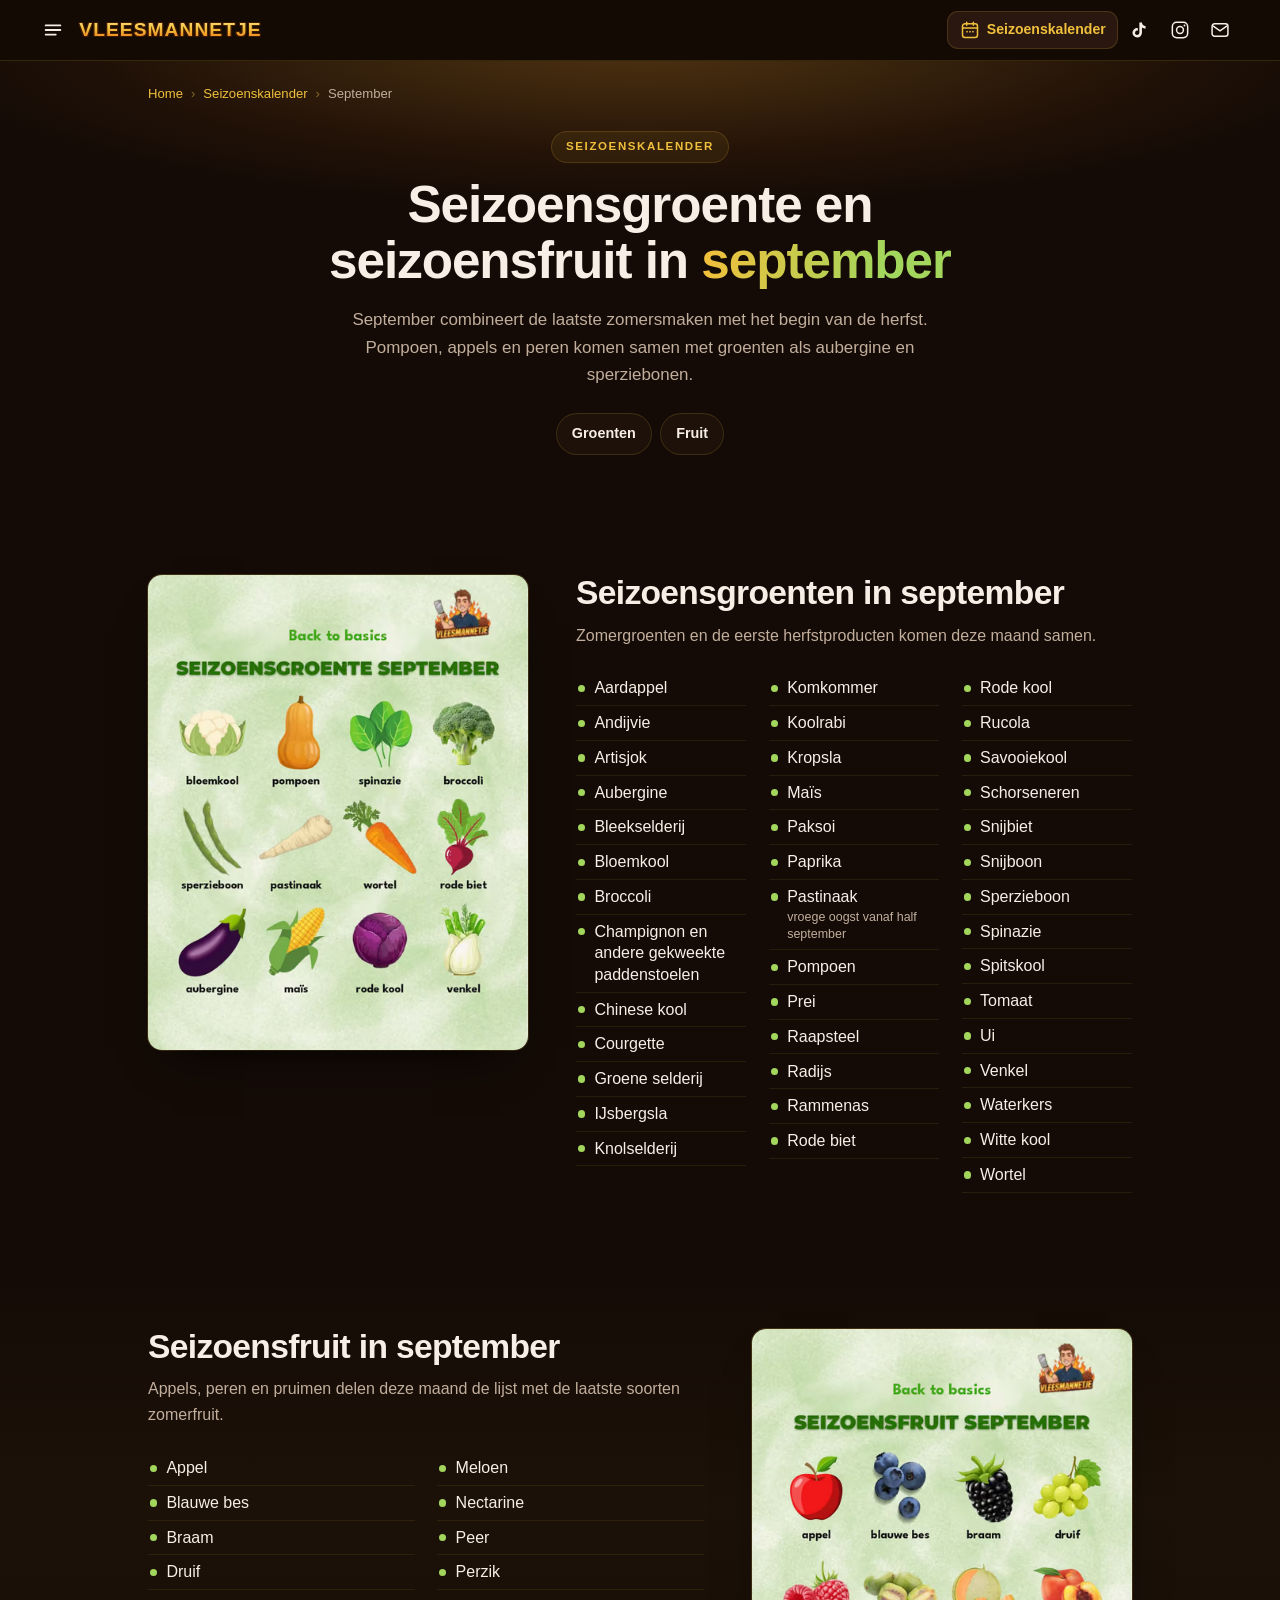
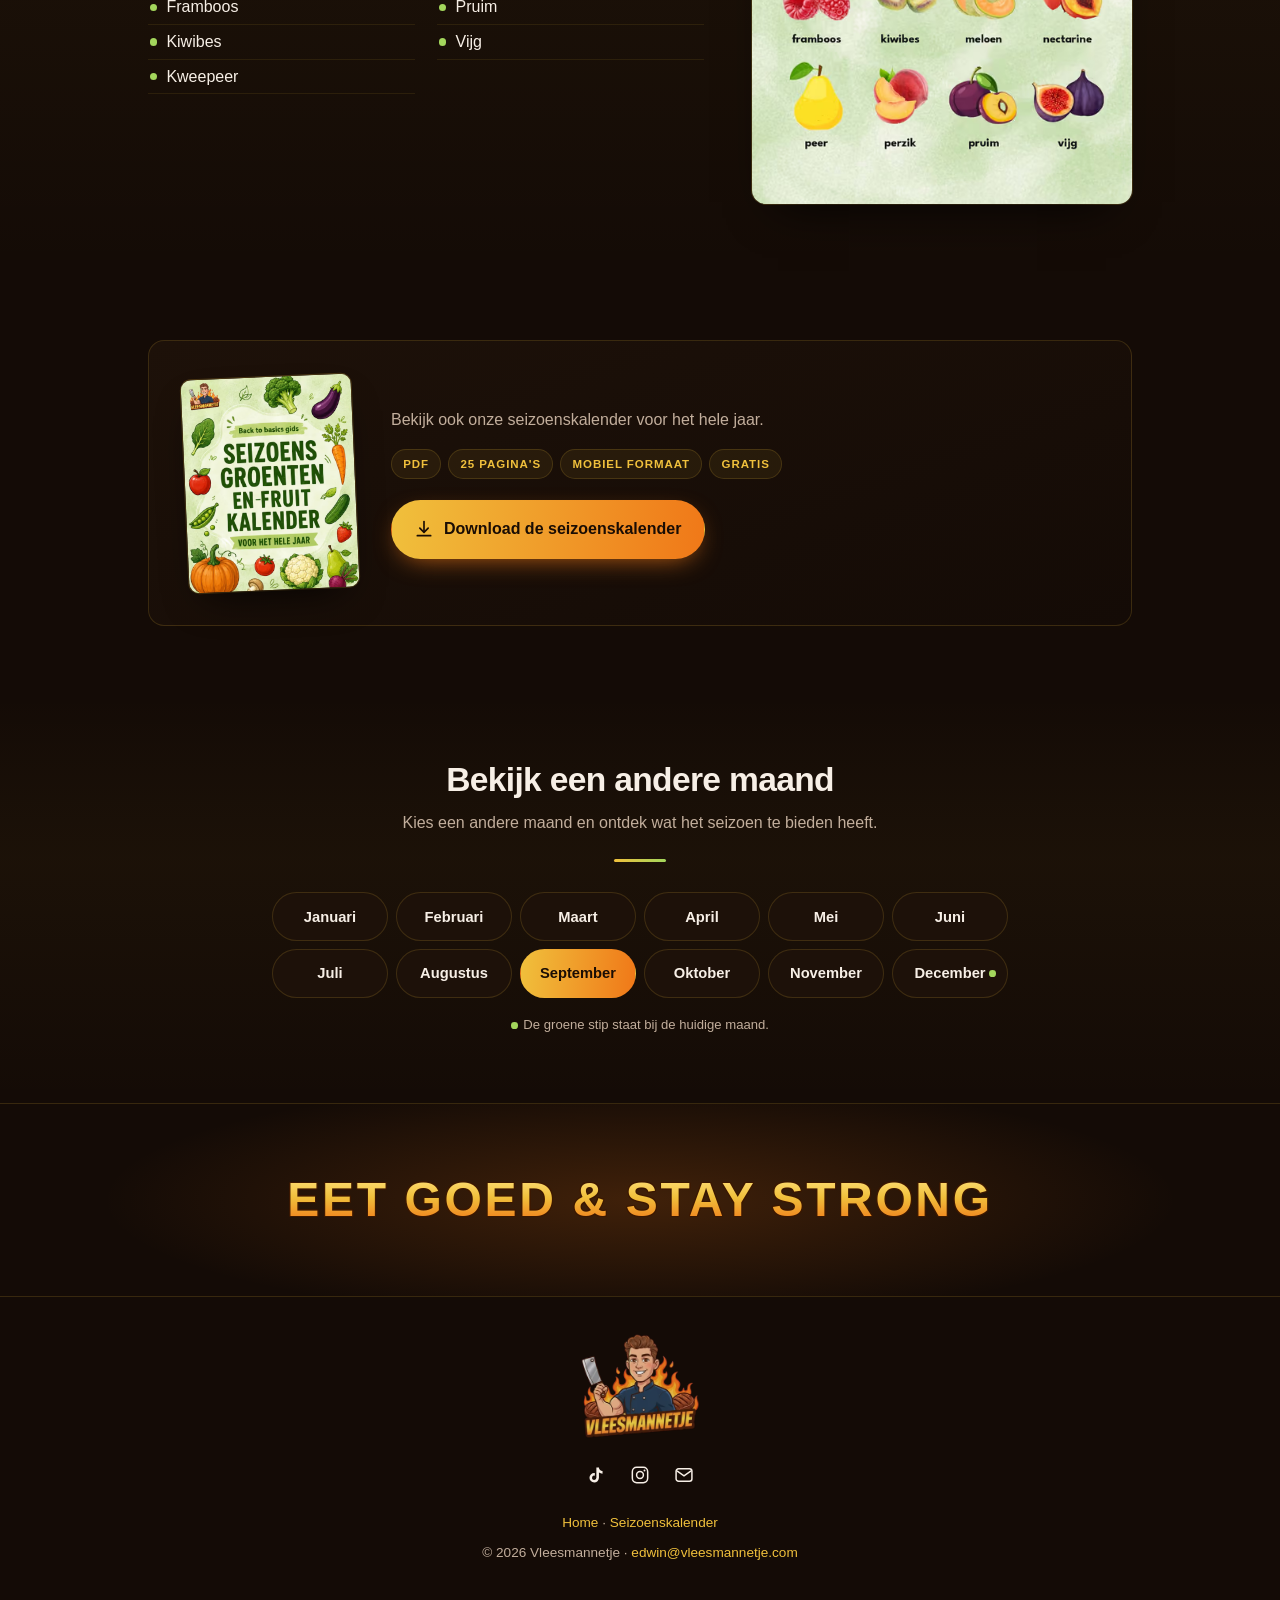
<file: seizoenskalender/september/index.html>
<!doctype html>
<html lang="nl">
<head>
<meta charset="utf-8">
<meta name="viewport" content="width=device-width, initial-scale=1">
<title>Seizoensgroente en seizoensfruit in september | Vleesmannetje</title>
<meta name="description" content="September combineert de laatste zomersmaken met het begin van de herfst. Bekijk het volledige overzicht van groente en fruit in september.">
<link rel="canonical" href="https://vleesmannetje.com/seizoenskalender/september/">
<meta name="theme-color" content="#140B06">
<meta name="color-scheme" content="dark">

<link rel="icon" href="/favicon.ico" sizes="any">
<link rel="icon" href="/assets/img/favicon-32.png" type="image/png" sizes="32x32">
<link rel="apple-touch-icon" href="/assets/img/apple-touch-icon.png">

<meta property="og:type" content="website">
<meta property="og:site_name" content="Vleesmannetje">
<meta property="og:locale" content="nl_NL">
<meta property="og:url" content="https://vleesmannetje.com/seizoenskalender/september/">
<meta property="og:title" content="Seizoensgroente en seizoensfruit in september">
<meta property="og:description" content="September combineert de laatste zomersmaken met het begin van de herfst. Bekijk het volledige overzicht van groente en fruit in september.">
<meta property="og:image" content="https://vleesmannetje.com/assets/img/kalender/og-september.jpg">
<meta property="og:image:width" content="1200">
<meta property="og:image:height" content="630">
<meta property="og:image:alt" content="Seizoenskalender september van Vleesmannetje">
<meta name="twitter:card" content="summary_large_image">
<meta name="twitter:title" content="Seizoensgroente en seizoensfruit in september">
<meta name="twitter:description" content="September combineert de laatste zomersmaken met het begin van de herfst. Bekijk het volledige overzicht van groente en fruit in september.">
<meta name="twitter:image" content="https://vleesmannetje.com/assets/img/kalender/og-september.jpg">

<style>
:root{
  --ink:#140b06; --ink-2:#1d1109; --ink-3:#2a1810;
  --line:rgba(240,192,60,.16);
  --flame:#f07818; --gold:#f0c03c; --gold-hi:#ffe07a;
  --cream:#f7efe6; --muted:#c2ae9c; --outline:#3c1800;
  --leaf:#a3d65c;
  --wrap:64rem; --wrap-breed:100rem; --r:16px;
}
*,*::before,*::after{box-sizing:border-box}
html{-webkit-text-size-adjust:100%;scroll-behavior:smooth}
@media (prefers-reduced-motion:reduce){html{scroll-behavior:auto}
  *,*::before,*::after{animation-duration:.01ms!important;animation-iteration-count:1!important;transition-duration:.01ms!important}}
body{
  margin:0;background:var(--ink);color:var(--cream);
  font:400 1rem/1.65 -apple-system,BlinkMacSystemFont,"Segoe UI",Roboto,Helvetica,Arial,sans-serif;
  -webkit-font-smoothing:antialiased;overflow-x:hidden;
}
img{max-width:100%;height:auto;display:block}
a{color:inherit;text-decoration:none}
h1,h2,h3{margin:0;line-height:1.1;letter-spacing:-.02em;font-weight:800}
p{margin:0}
:focus-visible{outline:2px solid var(--gold);outline-offset:3px;border-radius:4px}
.wrap{width:100%;max-width:var(--wrap);margin:0 auto;padding:0 1.25rem}
.wrap--breed{max-width:var(--wrap-breed)}
.skip{position:absolute;left:-999px;top:0;z-index:99;background:var(--gold);color:var(--ink);padding:.6rem 1rem;font-weight:700}
.skip:focus{left:.5rem;top:.5rem}
.sr{position:absolute;width:1px;height:1px;overflow:hidden;clip:rect(0 0 0 0);white-space:nowrap}

.wordmark{
  font-weight:900;text-transform:uppercase;letter-spacing:.055em;line-height:1;
  background:linear-gradient(180deg,var(--gold-hi) 0%,var(--gold) 44%,var(--flame) 100%);
  -webkit-background-clip:text;background-clip:text;color:transparent;
  filter:
    drop-shadow(0 1px 0 var(--outline)) drop-shadow(0 -1px 0 var(--outline))
    drop-shadow(1px 0 0 var(--outline)) drop-shadow(-1px 0 0 var(--outline));
}

/* ---------- header ---------- */
.hdr{
  position:sticky;top:0;z-index:20;
  background:rgba(20,11,6,.82);backdrop-filter:saturate(140%) blur(12px);
  -webkit-backdrop-filter:saturate(140%) blur(12px);
  border-bottom:1px solid var(--line);
}
.hdr .wrap{display:flex;align-items:center;justify-content:space-between;gap:.75rem;min-height:60px}
.hdr__logo{font-size:1.05rem;white-space:nowrap;min-width:0}
.hdr__nav{display:flex;align-items:center;gap:.15rem;flex:none}
.ico,.navlink{
  display:grid;place-items:center;width:38px;height:38px;border-radius:11px;
  color:var(--cream);border:1px solid transparent;transition:color .18s,background .18s,border-color .18s,transform .18s;
}
.ico:hover,.ico:focus-visible,.navlink:hover,.navlink:focus-visible,.navlink[aria-current]{color:var(--gold);background:var(--ink-3);border-color:var(--line)}
.ico:hover,.ico:focus-visible{transform:translateY(-1px)}
.ico svg,.navlink svg{width:20px;height:20px}
.navlink span{position:absolute;width:1px;height:1px;overflow:hidden;clip:rect(0 0 0 0);white-space:nowrap}

/* ---------- uitschuifmenu ---------- */
.hdr__start{display:flex;align-items:center;gap:.4rem;min-width:0}
.menuknop,.lade__sluit{
  display:grid;place-items:center;flex:none;width:40px;height:40px;border-radius:11px;
  color:var(--cream);border:1px solid transparent;transition:color .18s,background .18s,border-color .18s;
}
.menuknop{margin-left:-.5rem}
.menuknop:hover,.menuknop:focus-visible,.lade__sluit:hover,.lade__sluit:focus-visible{color:var(--gold);background:var(--ink-3);border-color:var(--line)}
.menuknop svg,.lade__sluit svg{width:22px;height:22px}
.lade{position:fixed;inset:0;z-index:40;visibility:hidden;transition:visibility 0s .3s}
.lade:target,.lade.is-open{visibility:visible;transition:none}
.lade__achter{position:absolute;inset:0;background:rgba(8,4,2,.62);opacity:0;transition:opacity .3s}
.lade:target .lade__achter,.lade.is-open .lade__achter{opacity:1}
.lade__paneel{
  position:relative;display:flex;flex-direction:column;width:min(21rem,86vw);height:100%;overflow-y:auto;
  padding:.6rem 1rem 1.5rem;background:var(--ink-2);border-right:1px solid var(--line);
  box-shadow:24px 0 60px -30px rgba(0,0,0,.95);transform:translateX(-102%);transition:transform .3s cubic-bezier(.2,.8,.2,1);
}
.lade:target .lade__paneel,.lade.is-open .lade__paneel{transform:none}
.lade__kop{display:flex;align-items:center;justify-content:space-between;gap:.75rem;min-height:48px;margin-bottom:.9rem;padding-left:.75rem}
.lade__merk{font-size:1rem}
.lade__groep{margin:1.3rem 0 .35rem;padding:0 .75rem;color:var(--gold);font-size:.72rem;font-weight:700;letter-spacing:.16em;text-transform:uppercase}
.lade__lijst{list-style:none;margin:0;padding:0;display:grid;gap:.15rem}
.lade__lijst a{
  display:flex;align-items:center;gap:.8rem;padding:.72rem .75rem;border-radius:12px;font-weight:700;font-size:1.02rem;line-height:1.25;
  border:1px solid transparent;transition:background .18s,border-color .18s,color .18s;
}
.lade__lijst a:hover,.lade__lijst a:focus-visible{background:var(--ink-3);border-color:var(--line);color:var(--gold)}
.lade__lijst a[aria-current]{background:rgba(240,192,60,.07);border-color:var(--line)}
.lade__lijst svg{width:20px;height:20px;flex:none;color:var(--gold)}
.lade__lijst small{display:block;margin-top:.15rem;color:var(--muted);font-size:.8rem;font-weight:500}
.lade__sociaal{display:flex;gap:.35rem;margin-top:auto;padding:1.25rem .4rem 0;border-top:1px solid var(--line)}
html.lade-open{overflow:hidden}
/* smalle schermen: kalender en mail staan in het menu, zo past het woordmerk naast de menuknop */
@media (max-width:29.99rem){.hdr__nav .navlink,.hdr__mail{display:none}}
@media (max-width:22.5rem){.hdr__logo{font-size:.94rem}}

/* ---------- algemeen ---------- */
.eyebrow{
  display:inline-block;margin:0 0 .9rem;padding:.34rem .85rem;border-radius:999px;
  border:1px solid var(--line);background:rgba(240,192,60,.07);
  color:var(--gold);font-size:.72rem;font-weight:700;letter-spacing:.14em;text-transform:uppercase;
}
h1{font-size:clamp(1.85rem,6.8vw,3.2rem)}
h1 .leaf{
  background:linear-gradient(100deg,var(--gold) 4%,var(--leaf) 72%);
  -webkit-background-clip:text;background-clip:text;color:transparent;
}
.lede{margin:1rem auto 0;max-width:38rem;color:var(--muted);font-size:1.06rem}
.btn{
  display:inline-flex;align-items:center;justify-content:center;gap:.6rem;
  padding:.95rem 1.4rem;border-radius:999px;font-weight:700;font-size:1rem;
  border:1px solid transparent;transition:transform .18s,box-shadow .18s,background .18s,border-color .18s;
}
.btn svg{width:20px;height:20px;flex:none}
.btn:hover,.btn:focus-visible{transform:translateY(-2px)}
.btn--tt{
  background:linear-gradient(96deg,var(--gold),var(--flame));color:#1a0d04;
  box-shadow:0 8px 26px -10px rgba(240,120,24,.85);
}
.btn--tt:hover,.btn--tt:focus-visible{box-shadow:0 12px 32px -10px rgba(240,120,24,1)}
.btn--ig{background:var(--ink-3);color:var(--cream);border-color:var(--line)}
.btn--ig:hover,.btn--ig:focus-visible{border-color:var(--gold);color:var(--gold)}

section[id]{scroll-margin-top:72px}
.sect{padding:3rem 0}
.sect--alt{background:linear-gradient(180deg,transparent,rgba(240,192,60,.035) 40%,transparent)}
.sect__head{text-align:center;max-width:38rem;margin:0 auto 1.9rem}
h2{font-size:clamp(1.45rem,4.4vw,2.1rem)}
.sect__head p{margin-top:.7rem;color:var(--muted)}
.rule{width:52px;height:3px;margin:1.4rem auto 0;border-radius:3px;background:linear-gradient(90deg,var(--gold),var(--leaf))}

/* ---------- kop van de pagina ---------- */
.khero{position:relative;padding:1.1rem 0 2.5rem;overflow:hidden}
.khero::before{
  content:"";position:absolute;inset:-30% -30% auto;height:120%;pointer-events:none;
  background:
    radial-gradient(52% 42% at 50% 24%,rgba(240,120,24,.2),transparent 68%),
    radial-gradient(40% 34% at 50% 18%,rgba(163,214,92,.12),transparent 70%);
}
.khero .wrap{position:relative}
.crumbs{display:flex;flex-wrap:wrap;align-items:center;gap:.35rem .5rem;margin:0 0 1.6rem;padding:0;list-style:none;font-size:.82rem;color:var(--muted)}
.crumbs li{display:flex;align-items:center;gap:.5rem}
.crumbs li+li::before{content:"\203A";color:rgba(240,192,60,.5)}
.crumbs a{color:var(--gold)}
.crumbs a:hover,.crumbs a:focus-visible{text-decoration:underline;text-underline-offset:3px}
.khero__kop{text-align:center;max-width:46rem;margin:0 auto}
.khero__nu{margin-top:1.6rem}
.sprong{display:flex;flex-wrap:wrap;justify-content:center;gap:.5rem;margin:1.5rem 0 0;padding:0;list-style:none}
.sprong a{display:inline-flex;align-items:center;gap:.45rem;padding:.5rem .95rem;border-radius:999px;
  border:1px solid var(--line);background:var(--ink-2);font-size:.9rem;font-weight:600;transition:border-color .18s,color .18s}
.sprong a:hover,.sprong a:focus-visible{border-color:var(--gold);color:var(--gold)}

/* kop met foto: alle tekst wit, een zacht verloop maakt de tekst leesbaar */
.khero.khero--foto{display:grid;min-height:clamp(34rem,86svh,40rem);padding:0;isolation:isolate;color:#fff}
.khero--foto::before{display:none}
.khero__foto{position:absolute;inset:0;z-index:-2}
.khero__foto img{width:100%;height:100%;object-fit:cover;object-position:var(--focus,50% 50%)}
.khero--foto::after{
  content:"";position:absolute;inset:0;z-index:-1;pointer-events:none;
  background:
    linear-gradient(180deg,rgba(14,8,4,.5) 0%,rgba(14,8,4,0) 22%),
    linear-gradient(0deg,rgba(14,8,4,.92) 0%,rgba(14,8,4,.72) 34%,rgba(14,8,4,.18) 66%,rgba(14,8,4,0) 80%);
}
.khero__laag{display:flex;flex-direction:column;justify-content:space-between;gap:2.5rem;padding-top:1.1rem;padding-bottom:2.25rem}
.khero--foto .crumbs{margin:0;color:#fff;text-shadow:0 1px 8px rgba(0,0,0,.45)}
.khero--foto .crumbs a{color:#fff}
.khero--foto .crumbs li+li::before{color:#fff}
.khero--foto .khero__kop{text-align:left;margin:0;max-width:42rem}
.khero--foto .eyebrow{color:#fff;border-color:rgba(255,255,255,.5);background:rgba(14,8,4,.28)}
.khero--foto h1{max-width:11.5em;color:#fff;text-shadow:0 2px 22px rgba(0,0,0,.4);font-size:clamp(1.85rem,5.4vw,2.6rem)}
.khero__tekst{margin-top:.95rem;max-width:30rem;color:#fff;font-size:1.06rem;text-shadow:0 1px 12px rgba(0,0,0,.5)}
.khero--foto .khero__nu{margin-top:1.5rem}
.btn--glas{
  color:#fff;border-color:rgba(255,255,255,.6);background:rgba(14,8,4,.42);
  -webkit-backdrop-filter:blur(8px);backdrop-filter:blur(8px);
}
.btn--glas:hover,.btn--glas:focus-visible{border-color:#fff;background:rgba(14,8,4,.62)}

/* ---------- intro ---------- */
.tekst{max-width:40rem;margin:0 auto;color:var(--muted);font-size:1.03rem}
.tekst p+p{margin-top:1rem}
.tekst p:first-child{color:var(--cream);font-size:1.1rem}

/* ---------- maandkaarten ---------- */
.maanden{list-style:none;margin:0;padding:0;display:grid;grid-template-columns:repeat(2,minmax(0,1fr));gap:.75rem}
.mkaart{
  position:relative;display:flex;flex-direction:column;height:100%;overflow:hidden;
  border:1px solid var(--line);border-radius:var(--r);background:linear-gradient(160deg,var(--ink-2),var(--ink));
  transition:border-color .2s,transform .2s,box-shadow .2s;
}
.mkaart:hover,.mkaart:focus-visible{border-color:rgba(240,192,60,.55);transform:translateY(-3px);box-shadow:0 18px 36px -24px rgba(0,0,0,.95)}
.mkaart img{width:100%;aspect-ratio:10/7;object-fit:cover}
.mkaart__body{display:flex;flex-direction:column;gap:.25rem;padding:.75rem .85rem .95rem}
.mkaart h3{font-size:1.08rem}
.mkaart__link{display:inline-flex;align-items:center;gap:.3rem;color:var(--gold);font-size:.84rem;font-weight:700}
.mkaart__link svg{width:16px;height:16px;transition:transform .2s}
.mkaart:hover .mkaart__link svg,.mkaart:focus-visible .mkaart__link svg{transform:translateX(3px)}
.mkaart__nu{
  display:none;position:absolute;top:.55rem;left:.55rem;padding:.26rem .6rem;border-radius:999px;
  background:var(--gold);color:#1a0d04;font-size:.66rem;font-weight:800;letter-spacing:.07em;text-transform:uppercase;
  box-shadow:0 6px 16px -6px rgba(0,0,0,.6);
}
.mkaart.is-nu{border-color:var(--gold);box-shadow:0 0 0 1px var(--gold)}
.mkaart.is-nu .mkaart__nu{display:block}

/* ---------- download ---------- */
.gids{
  display:grid;gap:1.5rem;align-items:center;
  border:1px solid var(--line);border-radius:var(--r);padding:1.5rem;
  background:linear-gradient(160deg,var(--ink-2),var(--ink));
}
.gids__cover{
  justify-self:center;width:min(56vw,200px);border-radius:10px;
  box-shadow:0 18px 40px -18px rgba(0,0,0,.9),0 0 0 1px rgba(240,192,60,.22);
  transform:rotate(-2.5deg);transition:transform .25s;
}
.gids:hover .gids__cover{transform:rotate(0) translateY(-3px)}
.gids h2,.gids h3{font-size:clamp(1.25rem,4vw,1.6rem);margin-bottom:.55rem}
.gids p{color:var(--muted)}
.gids__meta{display:flex;flex-wrap:wrap;gap:.45rem;margin:1rem 0 0;list-style:none;padding:0}
.gids__meta li{
  padding:.28rem .7rem;border-radius:999px;border:1px solid var(--line);
  background:rgba(240,192,60,.07);color:var(--gold);font-size:.72rem;font-weight:700;
  letter-spacing:.08em;text-transform:uppercase;
}
.gids .btn{margin-top:1.3rem}
.gids--klein .gids__cover{width:min(40vw,150px)}
.gids--breed .gids__actie .btn{margin-top:0}

/* ---------- maandpagina: beeld en lijst ---------- */
.duo{display:grid;gap:1.3rem;grid-template-areas:"kop" "img" "lijst"}
.duo__kop{grid-area:kop}
.duo__kop p{margin-top:.65rem;color:var(--muted)}
.duo__img{grid-area:img;margin:0;justify-self:center;width:100%;max-width:420px}
.duo__img img{width:100%;border-radius:14px;box-shadow:0 24px 46px -26px rgba(0,0,0,.95),0 0 0 1px rgba(240,192,60,.2)}
.duo__lijst{grid-area:lijst}
.lijst{list-style:none;margin:0;padding:0;columns:2;column-gap:1.4rem}
.lijst li{
  break-inside:avoid;position:relative;padding:.38rem 0 .38rem 1.15rem;
  border-bottom:1px solid rgba(240,192,60,.09);line-height:1.35;
}
.lijst li::before{content:"";position:absolute;left:.12rem;top:.84rem;width:.46rem;height:.46rem;border-radius:50%;background:var(--leaf)}
.lijst small{display:block;margin-top:.12rem;color:var(--muted);font-size:.78rem;line-height:1.35}
.noot{margin-top:1.1rem;padding:.8rem 1rem;border-radius:12px;border:1px solid var(--line);background:rgba(240,192,60,.06);color:var(--muted);font-size:.9rem}

/* ---------- maandnavigatie ---------- */
.mnav ul{list-style:none;margin:0 auto;padding:0;display:grid;grid-template-columns:repeat(3,minmax(0,1fr));gap:.5rem;max-width:46rem}
.mnav a{
  position:relative;display:block;text-align:center;padding:.7rem .4rem;border-radius:999px;
  border:1px solid var(--line);background:var(--ink-2);font-weight:700;font-size:.92rem;
  transition:border-color .18s,color .18s,transform .18s;
}
.mnav a:hover,.mnav a:focus-visible{border-color:var(--gold);color:var(--gold);transform:translateY(-1px)}
.mnav a[aria-current="page"]{background:linear-gradient(96deg,var(--gold),var(--flame));color:#1a0d04;border-color:transparent}
.mnav a.is-nu::after{content:"";position:absolute;top:50%;right:.7rem;width:.42rem;height:.42rem;margin-top:-.21rem;border-radius:50%;background:var(--leaf)}
.mnav__legenda{margin-top:1rem;text-align:center;color:var(--muted);font-size:.82rem}
.mnav__legenda i{display:inline-block;width:.42rem;height:.42rem;margin-right:.35rem;border-radius:50%;background:var(--leaf);vertical-align:middle}

/* ---------- afsluiter en footer ---------- */
.signoff{
  position:relative;text-align:center;padding:3.5rem 0;overflow:hidden;
  border-top:1px solid var(--line);border-bottom:1px solid var(--line);
}
.signoff::before{
  content:"";position:absolute;inset:0;pointer-events:none;
  background:radial-gradient(60% 90% at 50% 50%,rgba(240,120,24,.2),transparent 70%);
}
.signoff p{position:relative;font-size:clamp(1.45rem,6.4vw,3rem)}
.signoff .wrap{position:relative}
.ftr{padding:2.25rem 0;text-align:center;color:var(--muted);font-size:.85rem}
.ftr__logo{width:120px;margin:0 auto 1.1rem;opacity:.9}
.ftr__nav{display:flex;justify-content:center;gap:.35rem;margin-bottom:1.1rem}
.ftr a.txt{color:var(--gold)}
.ftr__links{margin-bottom:.5rem}

@media (min-width:30rem){
  .mnav ul{grid-template-columns:repeat(4,minmax(0,1fr))}
}
@media (min-width:40rem){
  .navlink{display:flex;gap:.45rem;width:auto;padding:0 .7rem;font-size:.88rem;font-weight:700}
  .navlink span{position:static;width:auto;height:auto;overflow:visible;clip:auto}
  .maanden{grid-template-columns:repeat(3,minmax(0,1fr));gap:1rem}
}
@media (min-width:48rem){
  .hdr__logo{font-size:1.2rem}
  .wrap--breed{padding:0 clamp(1.5rem,3.2vw,3rem)}
  .khero{padding:1.4rem 0 3.25rem}
  .khero.khero--foto{min-height:clamp(30rem,72vh,42rem)}
  .khero__laag{padding-top:1.4rem;padding-bottom:3.5rem}
  .khero__tekst{font-size:1.14rem}
  .sect{padding:4.25rem 0}
  .gids{grid-template-columns:230px 1fr;gap:2.25rem;padding:2.25rem}
  .gids__cover{width:230px}
  .gids--klein{grid-template-columns:170px 1fr}
  .gids--klein .gids__cover{width:170px}
  .gids--breed{grid-template-areas:"cover tekst" "cover actie";row-gap:1.3rem;align-content:center}
  .gids--breed>picture{grid-area:cover}
  .gids--breed .gids__tekst{grid-area:tekst}
  .gids--breed .gids__actie{grid-area:actie}
  .mnav ul{grid-template-columns:repeat(6,minmax(0,1fr))}
  .signoff{padding:4.5rem 0}
}
/* staande tablets: de staande foto, met een hogere kop zodat hand en tekst onder elkaar passen */
@media (min-width:48rem) and (max-aspect-ratio:6/5){
  .khero.khero--foto{min-height:clamp(34rem,80vh,60rem)}
}
@media (min-width:52rem){
  .duo{grid-template-columns:380px minmax(0,1fr);grid-template-rows:auto 1fr;column-gap:3rem;row-gap:1.4rem;
    grid-template-areas:"img kop" "img lijst";align-items:start}
  .duo--om{grid-template-columns:minmax(0,1fr) 380px;grid-template-areas:"kop img" "lijst img"}
}
@media (min-width:60rem){
  .maanden{grid-template-columns:repeat(4,minmax(0,1fr))}
  .lijst--lang{columns:3}
}
@media (min-width:64rem){
  .gids--breed{grid-template-columns:250px minmax(0,1fr) auto;grid-template-areas:"cover tekst actie";column-gap:3rem;padding:2.5rem 3rem}
  .gids--breed .gids__cover{width:250px}
  .gids--breed h2{font-size:clamp(1.6rem,2.3vw,2.05rem)}
  .gids--breed p{max-width:42rem;font-size:1.05rem}
  .gids--breed .gids__actie{align-self:center}
}
@media (min-width:80rem){
  /* vanaf hier staat de tekst links naast het onderwerp: verloop van links */
  .khero--foto h1{font-size:3.2rem}
  .khero__tekst{max-width:36rem}
  .khero--foto::after{
    background:
      linear-gradient(180deg,rgba(14,8,4,.45) 0%,rgba(14,8,4,0) 20%),
      linear-gradient(90deg,rgba(14,8,4,.76) 0%,rgba(14,8,4,.52) 34%,rgba(14,8,4,.08) 62%,rgba(14,8,4,0) 78%),
      linear-gradient(0deg,rgba(20,11,6,.8) 0%,rgba(20,11,6,0) 18%);
  }
  .maanden{gap:1.5rem}
  .mkaart__body{padding:.95rem 1.15rem 1.15rem}
  .mkaart h3{font-size:1.24rem}
  .mkaart__link{font-size:.9rem}
}
</style>
</head>
<body>
<a class="skip" href="#main">Naar de inhoud</a>

<header class="hdr">
  <div class="wrap wrap--breed">
    <div class="hdr__start">
      <a class="menuknop" href="#menu" aria-controls="menu" aria-label="Menu openen">
        <svg viewBox="0 0 24 24" fill="none" stroke="currentColor" stroke-width="2" stroke-linecap="round" aria-hidden="true"><path d="M4 7h16M4 12h16M4 17h11"/></svg>
      </a>
      <a class="hdr__logo wordmark" href="/">Vleesmannetje</a>
    </div>
    <nav class="hdr__nav" aria-label="Snelmenu">
      <a class="navlink" href="/seizoenskalender/" aria-current="true">
        <svg viewBox="0 0 24 24" fill="none" stroke="currentColor" stroke-width="1.8" stroke-linecap="round" aria-hidden="true"><rect x="3" y="4.5" width="18" height="16.5" rx="3"/><path d="M3 9.5h18M8 2.8v3.4M16 2.8v3.4"/><circle cx="8.5" cy="14" r="1" fill="currentColor" stroke="none"/><circle cx="12" cy="14" r="1" fill="currentColor" stroke="none"/><circle cx="15.5" cy="14" r="1" fill="currentColor" stroke="none"/></svg><span>Seizoenskalender</span>
      </a>
      <a class="ico" href="https://www.tiktok.com/@vleesmannetje" target="_blank" rel="me noopener" aria-label="Vleesmannetje op TikTok">
        <svg viewBox="0 0 24 24" fill="currentColor" aria-hidden="true"><path d="M16.6 5.82A4.28 4.28 0 0 1 15.54 3h-3.09v12.4a2.59 2.59 0 0 1-2.59 2.5 2.59 2.59 0 1 1 .72-5.08v-3.13a5.7 5.7 0 0 0-.72-.05A5.69 5.69 0 1 0 15.54 15.4V9.01a7.35 7.35 0 0 0 4.3 1.38V7.3a4.29 4.29 0 0 1-3.24-1.48Z"/></svg>
      </a>
      <a class="ico" href="https://www.instagram.com/vleesmannetje/" target="_blank" rel="me noopener" aria-label="Vleesmannetje op Instagram">
        <svg viewBox="0 0 24 24" fill="none" stroke="currentColor" stroke-width="1.8" aria-hidden="true"><rect x="2.8" y="2.8" width="18.4" height="18.4" rx="5.2"/><circle cx="12" cy="12" r="4.1"/><circle cx="17.4" cy="6.6" r="1.15" fill="currentColor" stroke="none"/></svg>
      </a>
      <a class="ico hdr__mail" href="mailto:edwin@vleesmannetje.com" aria-label="Mail Vleesmannetje">
        <svg viewBox="0 0 24 24" fill="none" stroke="currentColor" stroke-width="1.8" aria-hidden="true"><rect x="2.5" y="4.5" width="19" height="15" rx="3"/><path d="m3.5 7 8.5 6 8.5-6"/></svg>
      </a>
    </nav>
  </div>
</header>

<div class="lade" id="menu">
  <a class="lade__achter" href="#" tabindex="-1" aria-hidden="true" data-sluit></a>
  <div class="lade__paneel" role="dialog" aria-modal="true" aria-label="Menu">
    <div class="lade__kop">
      <span class="lade__merk wordmark">Vleesmannetje</span>
      <a class="lade__sluit" href="#" aria-label="Menu sluiten" data-sluit><svg viewBox="0 0 24 24" fill="none" stroke="currentColor" stroke-width="2" stroke-linecap="round" aria-hidden="true"><path d="M6 6l12 12M18 6 6 18"/></svg></a>
    </div>
    <nav aria-label="Hoofdmenu">
      <ul class="lade__lijst" role="list">
        <li><a href="/"><svg viewBox="0 0 24 24" fill="none" stroke="currentColor" stroke-width="1.8" stroke-linecap="round" stroke-linejoin="round" aria-hidden="true"><path d="M4 10.5 12 4l8 6.5V19a1 1 0 0 1-1 1h-4.5v-5.5h-5V20H5a1 1 0 0 1-1-1z"/></svg>Home</a></li>
        <li><a href="/#verhaal"><svg viewBox="0 0 24 24" fill="none" stroke="currentColor" stroke-width="1.8" stroke-linecap="round" aria-hidden="true"><circle cx="12" cy="8.2" r="3.7"/><path d="M4.8 20c.9-3.6 3.7-5.6 7.2-5.6s6.3 2 7.2 5.6"/></svg>Over mij</a></li>
      </ul>
      <p class="lade__groep">Inspiratie</p>
      <ul class="lade__lijst" role="list">
        <li><a href="/seizoenskalender/" aria-current="true"><svg viewBox="0 0 24 24" fill="none" stroke="currentColor" stroke-width="1.8" stroke-linecap="round" stroke-linejoin="round" aria-hidden="true"><path d="M5 19c0-8.5 5.5-14 15-14 0 9.5-5.5 15-14 15"/><path d="M5 19 13 11"/></svg><span>Seizoensgroenten<small>Groente en fruit per maand</small></span></a></li>
      </ul>
      <p class="lade__groep">Contact</p>
      <ul class="lade__lijst" role="list">
        <li><a href="/#contact"><svg viewBox="0 0 24 24" fill="none" stroke="currentColor" stroke-width="1.8" aria-hidden="true"><rect x="2.5" y="4.5" width="19" height="15" rx="3"/><path d="m3.5 7 8.5 6 8.5-6"/></svg>Samenwerken</a></li>
      </ul>
    </nav>
    <div class="lade__sociaal">
      <a class="ico" href="https://www.tiktok.com/@vleesmannetje" target="_blank" rel="me noopener" aria-label="Vleesmannetje op TikTok"><svg viewBox="0 0 24 24" fill="currentColor" aria-hidden="true"><path d="M16.6 5.82A4.28 4.28 0 0 1 15.54 3h-3.09v12.4a2.59 2.59 0 0 1-2.59 2.5 2.59 2.59 0 1 1 .72-5.08v-3.13a5.7 5.7 0 0 0-.72-.05A5.69 5.69 0 1 0 15.54 15.4V9.01a7.35 7.35 0 0 0 4.3 1.38V7.3a4.29 4.29 0 0 1-3.24-1.48Z"/></svg></a>
      <a class="ico" href="https://www.instagram.com/vleesmannetje/" target="_blank" rel="me noopener" aria-label="Vleesmannetje op Instagram"><svg viewBox="0 0 24 24" fill="none" stroke="currentColor" stroke-width="1.8" aria-hidden="true"><rect x="2.8" y="2.8" width="18.4" height="18.4" rx="5.2"/><circle cx="12" cy="12" r="4.1"/><circle cx="17.4" cy="6.6" r="1.15" fill="currentColor" stroke="none"/></svg></a>
      <a class="ico" href="mailto:edwin@vleesmannetje.com" aria-label="Mail Vleesmannetje"><svg viewBox="0 0 24 24" fill="none" stroke="currentColor" stroke-width="1.8" aria-hidden="true"><rect x="2.5" y="4.5" width="19" height="15" rx="3"/><path d="m3.5 7 8.5 6 8.5-6"/></svg></a>
    </div>
  </div>
</div>

<main id="main">

  <section class="khero">
    <div class="wrap">
      <ol class="crumbs" aria-label="Kruimelpad"><li><a href="/">Home</a></li><li><a href="/seizoenskalender/">Seizoenskalender</a></li><li aria-current="page">September</li></ol>
      <div class="khero__kop">
        <span class="eyebrow">Seizoenskalender</span>
        <h1>Seizoensgroente en seizoensfruit in <span class="leaf">september</span></h1>
        <p class="lede">September combineert de laatste zomersmaken met het begin van de herfst. Pompoen, appels en peren komen samen met groenten als aubergine en sperziebonen.</p>
        <ul class="sprong" role="list">
          <li><a href="#groente">Groenten</a></li>
          <li><a href="#fruit">Fruit</a></li>
        </ul>
      </div>
    </div>
  </section>

  <section class="sect" id="groente">
    <div class="wrap">
      <div class="duo">
        <div class="duo__kop">
          <h2>Seizoensgroenten in september</h2>
          <p>Zomergroenten en de eerste herfstproducten komen deze maand samen.</p>
        </div>
        <figure class="duo__img">
        <picture>
          <source type="image/avif" sizes="(min-width:52rem) 380px, (min-width:30rem) 420px, calc(100vw - 2.5rem)" srcset="/assets/img/kalender/september-groente-480.avif 480w, /assets/img/kalender/september-groente-840.avif 840w">
          <source type="image/webp" sizes="(min-width:52rem) 380px, (min-width:30rem) 420px, calc(100vw - 2.5rem)" srcset="/assets/img/kalender/september-groente-480.webp 480w, /assets/img/kalender/september-groente-840.webp 840w">
          <img src="/assets/img/kalender/september-groente-480.webp" width="840" height="1050"
               alt="Kalenderbeeld met seizoensgroente in september: bloemkool, pompoen, spinazie, broccoli, sperzieboon, pastinaak, wortel, rode biet, aubergine, maïs, rode kool en venkel." decoding="async">
        </picture>
        </figure>
        <div class="duo__lijst">
          <ul class="lijst lijst--lang">
            <li>Aardappel</li><li>Andijvie</li><li>Artisjok</li><li>Aubergine</li><li>Bleekselderij</li><li>Bloemkool</li><li>Broccoli</li><li>Champignon en andere gekweekte paddenstoelen</li><li>Chinese kool</li><li>Courgette</li><li>Groene selderij</li><li>IJsbergsla</li><li>Knolselderij</li><li>Komkommer</li><li>Koolrabi</li><li>Kropsla</li><li>Maïs</li><li>Paksoi</li><li>Paprika</li><li>Pastinaak <small>vroege oogst vanaf half september</small></li><li>Pompoen</li><li>Prei</li><li>Raapsteel</li><li>Radijs</li><li>Rammenas</li><li>Rode biet</li><li>Rode kool</li><li>Rucola</li><li>Savooiekool</li><li>Schorseneren</li><li>Snijbiet</li><li>Snijboon</li><li>Sperzieboon</li><li>Spinazie</li><li>Spitskool</li><li>Tomaat</li><li>Ui</li><li>Venkel</li><li>Waterkers</li><li>Witte kool</li><li>Wortel</li>
          </ul>
        </div>
      </div>
    </div>
  </section>

  <section class="sect sect--alt" id="fruit">
    <div class="wrap">
      <div class="duo duo--om">
        <div class="duo__kop">
          <h2>Seizoensfruit in september</h2>
          <p>Appels, peren en pruimen delen deze maand de lijst met de laatste soorten zomerfruit.</p>
        </div>
        <figure class="duo__img">
        <picture>
          <source type="image/avif" sizes="(min-width:52rem) 380px, (min-width:30rem) 420px, calc(100vw - 2.5rem)" srcset="/assets/img/kalender/september-fruit-480.avif 480w, /assets/img/kalender/september-fruit-840.avif 840w">
          <source type="image/webp" sizes="(min-width:52rem) 380px, (min-width:30rem) 420px, calc(100vw - 2.5rem)" srcset="/assets/img/kalender/september-fruit-480.webp 480w, /assets/img/kalender/september-fruit-840.webp 840w">
          <img src="/assets/img/kalender/september-fruit-480.webp" width="840" height="1050"
               alt="Kalenderbeeld met seizoensfruit in september: appel, blauwe bes, braam, druif, framboos, kiwibes, meloen, nectarine, peer, perzik, pruim en vijg." loading="lazy" decoding="async">
        </picture>
        </figure>
        <div class="duo__lijst">
          <ul class="lijst">
            <li>Appel</li><li>Blauwe bes</li><li>Braam</li><li>Druif</li><li>Framboos</li><li>Kiwibes</li><li>Kweepeer</li><li>Meloen</li><li>Nectarine</li><li>Peer</li><li>Perzik</li><li>Pruim</li><li>Vijg</li>
          </ul>
        </div>
      </div>
    </div>
  </section>

  <section class="sect" id="download">
    <div class="wrap">
      <div class="gids gids--klein">
        <picture>
          <source srcset="/assets/img/gids-cover.avif" type="image/avif">
          <img class="gids__cover" src="/assets/img/gids-cover.webp" width="520" height="650"
               alt="Cover van de seizoenskalender voor groente en fruit" loading="lazy" decoding="async">
        </picture>
        <div class="gids__tekst">

          <p>Bekijk ook onze seizoenskalender voor het hele jaar.</p>
          <ul class="gids__meta">
            <li>PDF</li><li>25 pagina's</li><li>Mobiel formaat</li><li>Gratis</li>
          </ul>
          <a class="btn btn--tt" href="/Seizoensgroente-Kalender-Vleesmannetje.pdf" download>
            <svg viewBox="0 0 24 24" fill="none" stroke="currentColor" stroke-width="2" stroke-linecap="round" stroke-linejoin="round" aria-hidden="true"><path d="M12 3v12"/><path d="m7 11 5 5 5-5"/><path d="M4 20h16"/></svg>
            Download de seizoenskalender
          </a>
        </div>
      </div>
    </div>
  </section>

  <section class="sect sect--alt" id="andere-maand">
    <div class="wrap">
      <div class="sect__head">
        <h2>Bekijk een andere maand</h2>
        <p>Kies een andere maand en ontdek wat het seizoen te bieden heeft.</p>
        <div class="rule"></div>
      </div>
      <nav class="mnav" aria-label="Maanden">
        <ul role="list">
          <li><a href="/seizoenskalender/januari/" data-maand="januari">Januari</a></li><li><a href="/seizoenskalender/februari/" data-maand="februari">Februari</a></li><li><a href="/seizoenskalender/maart/" data-maand="maart">Maart</a></li><li><a href="/seizoenskalender/april/" data-maand="april">April</a></li><li><a href="/seizoenskalender/mei/" data-maand="mei">Mei</a></li><li><a href="/seizoenskalender/juni/" data-maand="juni">Juni</a></li><li><a href="/seizoenskalender/juli/" data-maand="juli">Juli</a></li><li><a href="/seizoenskalender/augustus/" data-maand="augustus">Augustus</a></li><li><a href="/seizoenskalender/september/" data-maand="september" aria-current="page">September</a></li><li><a href="/seizoenskalender/oktober/" data-maand="oktober">Oktober</a></li><li><a href="/seizoenskalender/november/" data-maand="november">November</a></li><li><a href="/seizoenskalender/december/" data-maand="december">December</a></li>
        </ul>
        <p class="mnav__legenda" id="legenda" hidden><i aria-hidden="true"></i>De groene stip staat bij de huidige maand.</p>
      </nav>
    </div>
  </section>

  <section class="signoff">
    <div class="wrap"><p class="wordmark">Eet goed &amp; stay strong</p></div>
  </section>

</main>

<footer class="ftr">
  <div class="wrap">
    <picture>
      <source srcset="/assets/img/logo-300.avif" type="image/avif">
      <img class="ftr__logo" src="/assets/img/logo-300.webp" width="300" height="263" alt="" loading="lazy">
    </picture>
    <nav class="ftr__nav" aria-label="Sociale media">
      <a class="ico" href="https://www.tiktok.com/@vleesmannetje" target="_blank" rel="me noopener" aria-label="TikTok">
        <svg viewBox="0 0 24 24" fill="currentColor" aria-hidden="true"><path d="M16.6 5.82A4.28 4.28 0 0 1 15.54 3h-3.09v12.4a2.59 2.59 0 0 1-2.59 2.5 2.59 2.59 0 1 1 .72-5.08v-3.13a5.7 5.7 0 0 0-.72-.05A5.69 5.69 0 1 0 15.54 15.4V9.01a7.35 7.35 0 0 0 4.3 1.38V7.3a4.29 4.29 0 0 1-3.24-1.48Z"/></svg></a>
      <a class="ico" href="https://www.instagram.com/vleesmannetje/" target="_blank" rel="me noopener" aria-label="Instagram">
        <svg viewBox="0 0 24 24" fill="none" stroke="currentColor" stroke-width="1.8" aria-hidden="true"><rect x="2.8" y="2.8" width="18.4" height="18.4" rx="5.2"/><circle cx="12" cy="12" r="4.1"/><circle cx="17.4" cy="6.6" r="1.15" fill="currentColor" stroke="none"/></svg></a>
      <a class="ico" href="mailto:edwin@vleesmannetje.com" aria-label="Mail">
        <svg viewBox="0 0 24 24" fill="none" stroke="currentColor" stroke-width="1.8" aria-hidden="true"><rect x="2.5" y="4.5" width="19" height="15" rx="3"/><path d="m3.5 7 8.5 6 8.5-6"/></svg></a>
    </nav>
    <p class="ftr__links"><a class="txt" href="/">Home</a> &middot; <a class="txt" href="/seizoenskalender/">Seizoenskalender</a></p>
    <p>&copy; <span id="jaar">2026</span> Vleesmannetje &middot; <a class="txt" href="mailto:edwin@vleesmannetje.com">edwin@vleesmannetje.com</a></p>
  </div>
</footer>

<script>
(function(){
  var y=document.getElementById('jaar');if(y)y.textContent=new Date().getFullYear();
  var slugs=["januari", "februari", "maart", "april", "mei", "juni", "juli", "augustus", "september", "oktober", "november", "december"];
  var namen=["januari", "februari", "maart", "april", "mei", "juni", "juli", "augustus", "september", "oktober", "november", "december"];
  var m=new Date().getMonth(),slug=slugs[m];
  var els=document.querySelectorAll('[data-maand="'+slug+'"]');
  for(var i=0;i<els.length;i++){
    els[i].classList.add('is-nu');
    var sr=document.createElement('span');sr.className='sr';sr.textContent=', huidige maand';
    els[i].appendChild(sr);
  }
  var nu=document.getElementById('nu');
  if(nu){
    var a=nu.querySelector('a');a.href='/seizoenskalender/'+slug+'/';
    nu.querySelector('[data-naam]').textContent=namen[m];
    nu.hidden=false;
  }
  var leg=document.getElementById('legenda');if(leg)leg.hidden=false;
})();
</script>

<script>
(function(){
  var lade=document.getElementById('menu'),knop=document.querySelector('.menuknop');
  if(!lade||!knop)return;
  var html=document.documentElement;
  knop.setAttribute('role','button');knop.setAttribute('aria-expanded','false');
  function focusbaar(){return lade.querySelectorAll('.lade__paneel a[href]')}
  function open(){
    lade.classList.add('is-open');html.classList.add('lade-open');knop.setAttribute('aria-expanded','true');
    var l=lade.querySelector('.lade__lijst a');setTimeout(function(){if(l)l.focus()},60);
  }
  function dicht(terug){
    lade.classList.remove('is-open');html.classList.remove('lade-open');knop.setAttribute('aria-expanded','false');
    if(terug)knop.focus();
  }
  knop.addEventListener('click',function(e){e.preventDefault();lade.classList.contains('is-open')?dicht(true):open()});
  var s=lade.querySelectorAll('[data-sluit]');
  for(var i=0;i<s.length;i++)s[i].addEventListener('click',function(e){e.preventDefault();dicht(true)});
  var l=lade.querySelectorAll('.lade__lijst a');
  for(var j=0;j<l.length;j++)l[j].addEventListener('click',function(){dicht(false)});
  document.addEventListener('keydown',function(e){
    if(!lade.classList.contains('is-open'))return;
    if(e.key==='Escape'){dicht(true);return}
    if(e.key!=='Tab')return;
    var f=focusbaar(),eerste=f[0],laatste=f[f.length-1];
    if(e.shiftKey&&document.activeElement===eerste){e.preventDefault();laatste.focus()}
    else if(!e.shiftKey&&document.activeElement===laatste){e.preventDefault();eerste.focus()}
  });
})();
</script>
<script type="application/ld+json">
{"@context": "https://schema.org", "@graph": [{"@type": "WebPage", "@id": "https://vleesmannetje.com/seizoenskalender/september/#pagina", "url": "https://vleesmannetje.com/seizoenskalender/september/", "name": "Seizoensgroente en seizoensfruit in september", "description": "September combineert de laatste zomersmaken met het begin van de herfst. Bekijk het volledige overzicht van groente en fruit in september.", "inLanguage": "nl-NL", "isPartOf": {"@id": "https://vleesmannetje.com/#website"}, "primaryImageOfPage": "https://vleesmannetje.com/assets/img/kalender/september-groente-840.webp"}, {"@type": "BreadcrumbList", "itemListElement": [{"@type": "ListItem", "position": 1, "name": "Home", "item": "https://vleesmannetje.com/"}, {"@type": "ListItem", "position": 2, "name": "Seizoenskalender", "item": "https://vleesmannetje.com/seizoenskalender/"}, {"@type": "ListItem", "position": 3, "name": "September", "item": "https://vleesmannetje.com/seizoenskalender/september/"}]}]}
</script>
</body>
</html>
</file>
